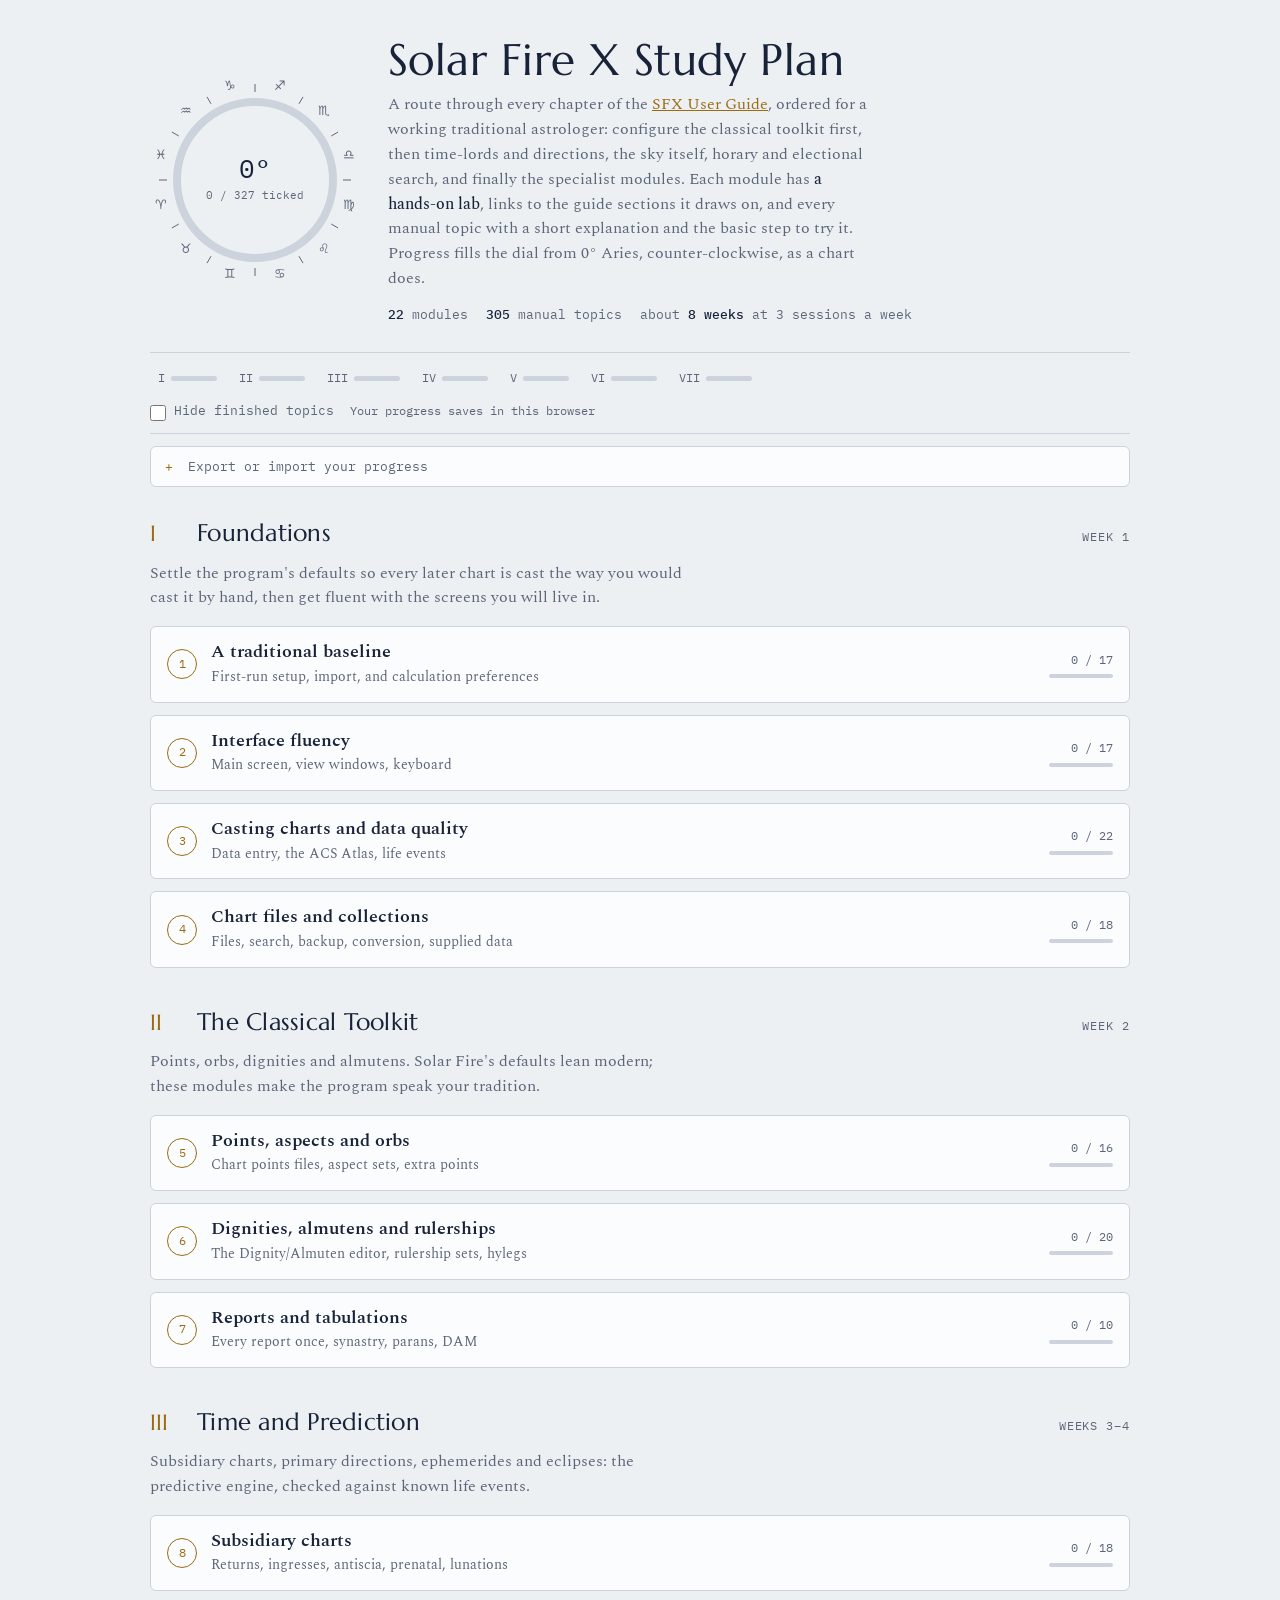
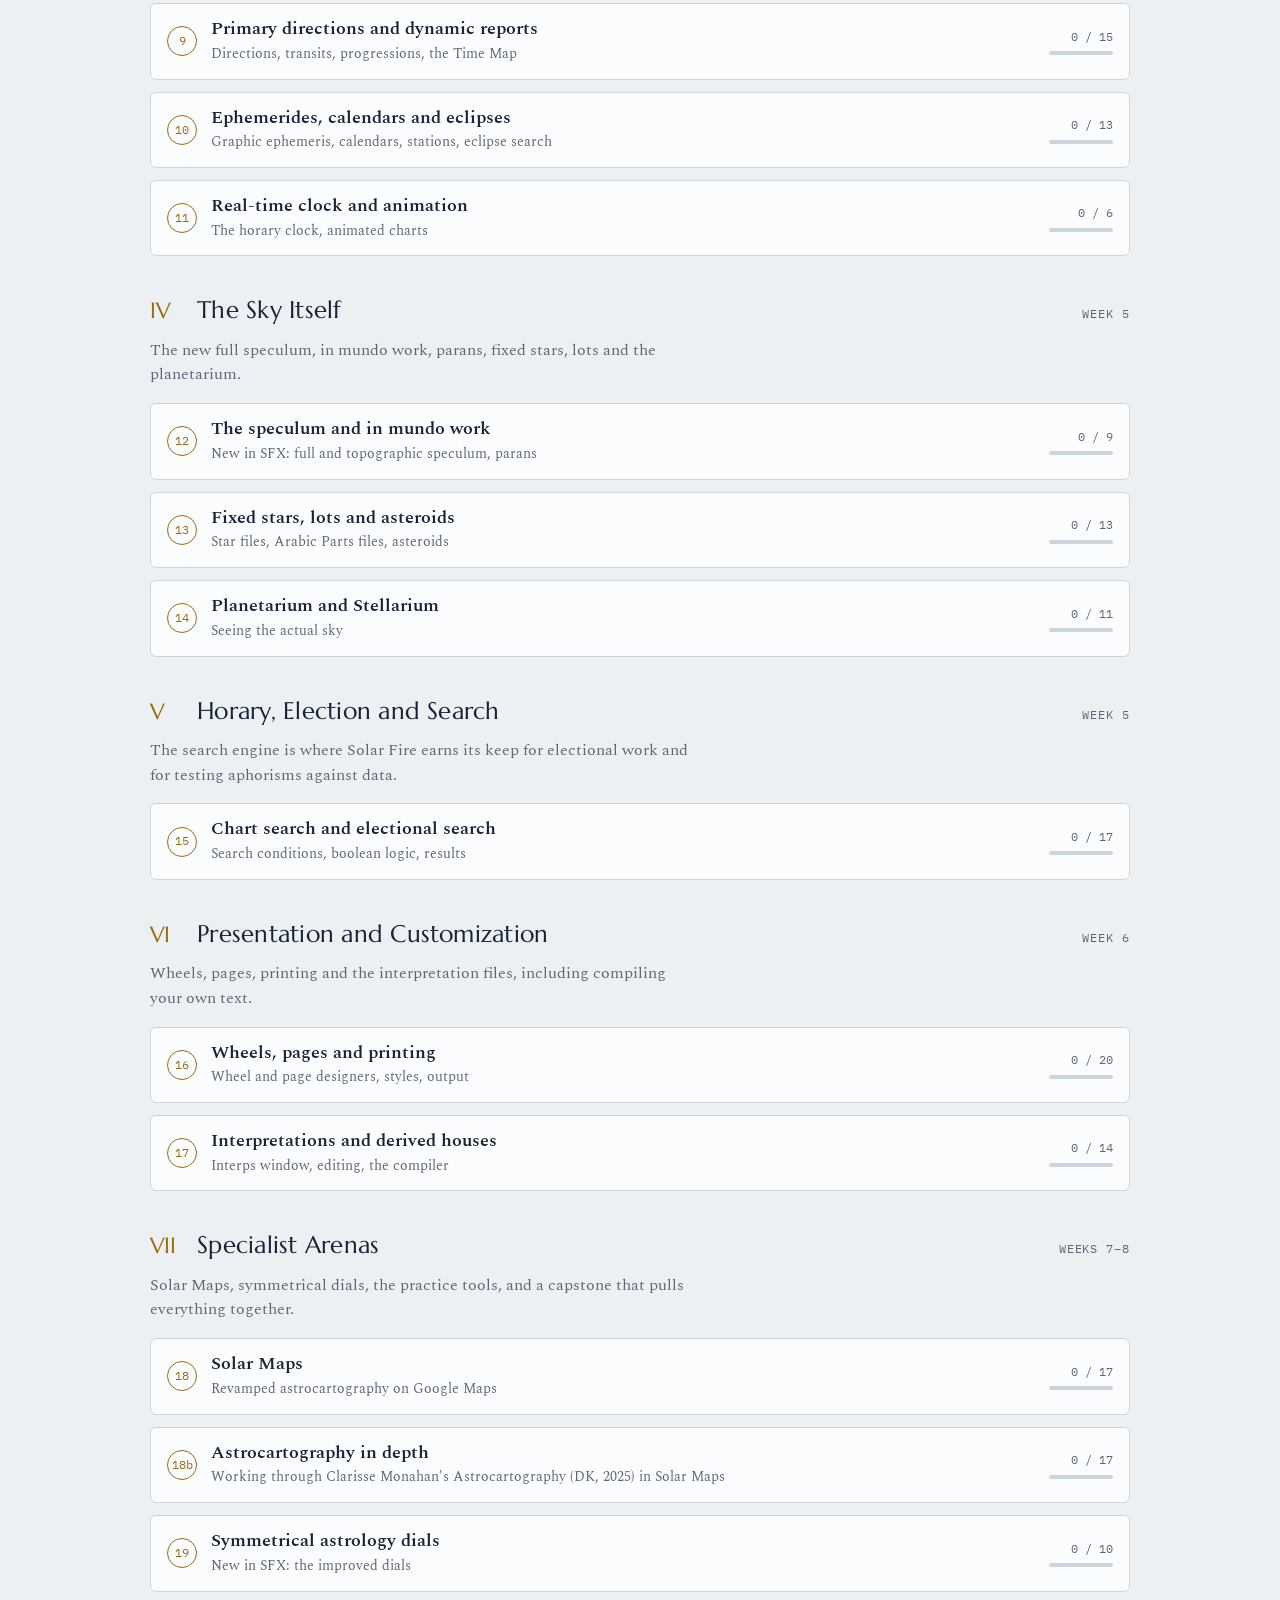
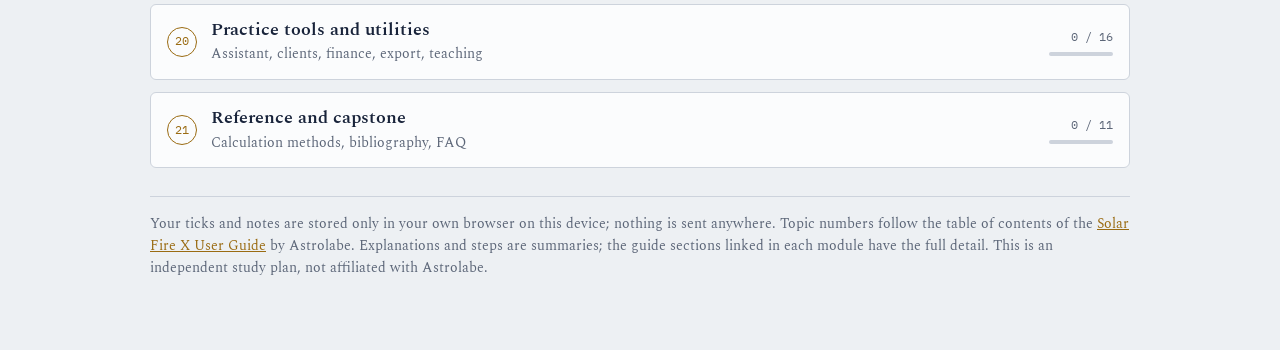
<file: index.html>
<!doctype html>
<html lang="en">
<head>
<meta charset="utf-8">
<meta name="viewport" content="width=device-width,initial-scale=1,viewport-fit=cover">
<meta name="description" content="A 21-module route through every chapter of the Solar Fire X manual, ordered for traditional astrologers, with labs and tick-off progress.">
<link rel="canonical" href="https://aamanlamba.github.io/solar-fire-x-study/">
<meta property="og:type" content="website">
<meta property="og:site_name" content="Solar Fire X Study Plan">
<meta property="og:title" content="Solar Fire X Study Plan">
<meta property="og:description" content="Every chapter of the Solar Fire X manual in 22 modules, ordered for traditional astrologers, with hands-on labs, a short explanation and the basic step for every topic, and tick-off progress.">
<meta property="og:url" content="https://aamanlamba.github.io/solar-fire-x-study/">
<meta property="og:image" content="https://aamanlamba.github.io/solar-fire-x-study/og-image.png">
<meta property="og:image:width" content="1200">
<meta property="og:image:height" content="630">
<meta property="og:image:alt" content="Solar Fire X Study Plan: a zodiac progress dial beside the title, with 22 modules, 7 phases, about 8 weeks.">
<meta name="twitter:card" content="summary_large_image">
<meta name="twitter:title" content="Solar Fire X Study Plan">
<meta name="twitter:description" content="Every chapter of the Solar Fire X manual in 22 modules, ordered for traditional astrologers, with hands-on labs, a short explanation and the basic step for every topic, and tick-off progress.">
<meta name="twitter:image" content="https://aamanlamba.github.io/solar-fire-x-study/og-image.png">
<title>Solar Fire X Study Plan</title>
<link rel="preconnect" href="https://fonts.googleapis.com">
<link rel="stylesheet" href="https://fonts.googleapis.com/css2?family=Marcellus&family=Spectral:ital,wght@0,400;0,500;0,600;1,400&family=IBM+Plex+Mono:wght@400;500&display=swap">
<style>
/* Layout: an observatory logbook. A dial header (progress shown as degrees of the zodiac), then seven phases of module cards, each with its lab and manual topics to tick. */
:root{
  --bg:#EDF0F3; --surface:#FBFCFD; --ink:#18233A; --muted:#5C6678; --line:#CDD3DC;
  --brass:#9A6B12; --brass-soft:#F2E6CC; --done:#2F6B4F; --done-soft:#DCEDE3;
  --f-display:"Marcellus","Cinzel","Trajan Pro",Georgia,serif;
  --f-body:"Spectral",Georgia,"Times New Roman",serif;
  --f-mono:"IBM Plex Mono",ui-monospace,Menlo,monospace;
}
@media (prefers-color-scheme: dark){:root:not([data-theme="light"]){
  --bg:#111724; --surface:#182033; --ink:#E4E8F0; --muted:#97A1B3; --line:#2B3650;
  --brass:#D9A84A; --brass-soft:#3A3020; --done:#6CC49A; --done-soft:#1D3A2E; color-scheme:dark}}
:root[data-theme="dark"]{
  --bg:#111724; --surface:#182033; --ink:#E4E8F0; --muted:#97A1B3; --line:#2B3650;
  --brass:#D9A84A; --brass-soft:#3A3020; --done:#6CC49A; --done-soft:#1D3A2E; color-scheme:dark}
*{box-sizing:border-box}
body{background:var(--bg);color:var(--ink);font-family:var(--f-body);font-size:16px;line-height:1.55;
  padding-left:max(16px,env(safe-area-inset-left,0px));padding-right:max(16px,env(safe-area-inset-right,0px));padding-block:28px 64px}
.wrap{max-width:980px;margin:0 auto;display:grid;gap:28px}
a{color:var(--brass)}
a:focus-visible,button:focus-visible,input:focus-visible,textarea:focus-visible,summary:focus-visible{outline:2px solid var(--brass);outline-offset:2px}
header.top{display:grid;grid-template-columns:auto 1fr;gap:28px;align-items:center}
@media (max-width:640px){header.top{grid-template-columns:1fr;justify-items:center;text-align:center}}
h1{font-family:var(--f-display);font-weight:400;font-size:clamp(30px,5vw,44px);line-height:1.1;margin:0 0 8px;text-wrap:balance;letter-spacing:.01em}
.lede{margin:0;color:var(--muted);max-width:60ch}
.lede strong{color:var(--ink);font-weight:500}
.dial{width:210px;height:210px;flex:none}
.dial text{font-family:var(--f-mono);fill:var(--ink)}
.dial .glyph{font-family:"Segoe UI Symbol","Apple Symbols","Noto Sans Symbols",var(--f-body);font-size:13px;fill:var(--muted)}
.meta{display:flex;flex-wrap:wrap;gap:8px 18px;margin-top:14px;font-family:var(--f-mono);font-size:12.5px;color:var(--muted)}
@media (max-width:640px){.meta{justify-content:center}}
.meta b{color:var(--ink);font-weight:500}
.toolbar{display:flex;flex-wrap:wrap;gap:10px;align-items:center;justify-content:space-between;border-top:1px solid var(--line);border-bottom:1px solid var(--line);padding-block:12px}
.phasebars{display:flex;flex-wrap:wrap;gap:6px}
.pb{display:flex;align-items:center;gap:6px;font-family:var(--f-mono);font-size:11.5px;color:var(--muted);text-decoration:none;padding:4px 8px;border-radius:4px}
.pb:hover{background:var(--surface)}
.pb .bar{width:46px;height:5px;background:var(--line);border-radius:3px;overflow:hidden}
.pb .bar i{display:block;height:100%;background:var(--brass);width:0}
.switch{display:flex;align-items:center;gap:8px;font-family:var(--f-mono);font-size:12.5px;color:var(--muted);cursor:pointer}
.switch input{accent-color:var(--brass);width:16px;height:16px}
.status{font-family:var(--f-mono);font-size:11.5px;color:var(--muted)}
section.phase{display:grid;gap:12px}
.phase-head{display:flex;align-items:baseline;gap:12px;flex-wrap:wrap}
.phase-head .roman{font-family:var(--f-display);color:var(--brass);font-size:22px;min-width:1.6em}
.phase-head h2{font-family:var(--f-display);font-weight:400;font-size:24px;margin:0;letter-spacing:.01em}
.phase-head .weeks{font-family:var(--f-mono);font-size:11.5px;color:var(--muted);text-transform:uppercase;letter-spacing:.08em;margin-left:auto}
.phase-intro{margin:-4px 0 4px;color:var(--muted);max-width:68ch}
details.mod{background:var(--surface);border:1px solid var(--line);border-radius:6px}
details.mod[data-complete="1"]{border-color:color-mix(in srgb,var(--done) 45%,var(--line))}
summary{list-style:none;cursor:pointer;display:grid;grid-template-columns:auto 1fr auto;gap:14px;align-items:center;padding:14px 16px}
summary::-webkit-details-marker{display:none}
.num{font-family:var(--f-mono);font-size:12px;color:var(--brass);border:1px solid var(--brass);border-radius:50%;width:30px;height:30px;display:grid;place-items:center}
details[data-complete="1"] .num{background:var(--done);border-color:var(--done);color:var(--surface)}
.stitle{min-width:0}
.stitle h3{margin:0;font-size:17.5px;font-weight:600;line-height:1.3}
.stitle p{margin:2px 0 0;font-size:14px;color:var(--muted)}
.count{font-family:var(--f-mono);font-size:12px;color:var(--muted);white-space:nowrap;text-align:right}
.count .mini{display:block;width:64px;height:4px;background:var(--line);border-radius:2px;margin-top:5px;overflow:hidden;margin-left:auto}
.count .mini i{display:block;height:100%;background:var(--done);width:0}
.body{padding:0 16px 18px 60px;display:grid;gap:16px}
@media (max-width:560px){.body{padding-left:16px}}
.why{margin:0;max-width:68ch}
.lab{background:var(--brass-soft);border-radius:5px;padding:12px 14px;display:grid;grid-template-columns:auto 1fr;gap:10px;align-items:start}
.lab .li{margin:0 0 6px}
.lab ol{margin:0;padding-left:1.3em;display:grid;gap:5px}
.lab ol li{padding-left:2px}
.lab .lx{margin:8px 0 0;font-size:14.5px}
.lab .lx b{font-family:var(--f-mono);font-weight:500;font-size:10.5px;letter-spacing:.1em;text-transform:uppercase;color:var(--brass);margin-right:6px}
.lab input{margin-top:5px}
.lab .lt{font-family:var(--f-mono);font-size:11px;letter-spacing:.1em;text-transform:uppercase;color:var(--brass);display:block;margin-bottom:2px}
.lab label{cursor:pointer}
.guide{display:grid;gap:6px}
.guide .lt{font-family:var(--f-mono);font-size:11px;letter-spacing:.1em;text-transform:uppercase;color:var(--muted)}
.guide ul{list-style:none;margin:0;padding:0;display:flex;flex-wrap:wrap;gap:6px 8px}
.guide a{display:inline-flex;gap:6px;align-items:baseline;font-size:14px;color:var(--ink);text-decoration:none;border:1px solid var(--line);border-radius:4px;padding:3px 9px;background:var(--bg)}
.guide a:hover{border-color:var(--brass);color:var(--brass)}
.guide a .gn{font-family:var(--f-mono);font-size:11px;color:var(--brass)}
.guide a.comp{background:var(--brass-soft);border-color:color-mix(in srgb,var(--brass) 40%,var(--line))}
.topics{list-style:none;margin:0;padding:0;columns:2 360px;column-gap:32px}
.topics li{break-inside:avoid;display:grid;grid-template-columns:auto 1fr;gap:10px;align-items:start;padding:8px 0;border-top:1px solid var(--line)}
.topics .tt{font-weight:600;font-size:15px;line-height:1.35}
.topics .te{margin:3px 0 0;font-size:14.5px;line-height:1.45;color:var(--muted)}
.topics .ts{margin:5px 0 0;font-size:14px;line-height:1.45;color:var(--ink)}
.topics .ts b{font-family:var(--f-mono);font-weight:500;font-size:10.5px;letter-spacing:.1em;text-transform:uppercase;color:var(--brass);margin-right:6px}
.topics li[hidden]{display:none!important}
input[type=checkbox]{accent-color:var(--done);width:16px;height:16px;margin:4px 0 0;cursor:pointer;flex:none}
.topics .tn{font-family:var(--f-mono);font-size:11.5px;color:var(--muted);margin-right:6px;font-variant-numeric:tabular-nums}
.topics li.is-done .tt{color:var(--muted);text-decoration:line-through;text-decoration-color:var(--line)}
.topics li.is-done .te,.topics li.is-done .ts{opacity:.6}
.notes label{font-family:var(--f-mono);font-size:11px;letter-spacing:.1em;text-transform:uppercase;color:var(--muted);display:block;margin-bottom:4px}
.notes textarea{width:100%;min-height:64px;resize:vertical;font:inherit;font-size:15px;color:var(--ink);background:var(--bg);border:1px solid var(--line);border-radius:4px;padding:8px 10px}
.rowbtns{display:flex;gap:10px;flex-wrap:wrap}
button.ghost{font-family:var(--f-mono);font-size:12px;background:none;border:1px solid var(--line);color:var(--muted);border-radius:4px;padding:5px 10px;cursor:pointer}
button.ghost:hover{color:var(--ink);border-color:var(--muted)}
footer{color:var(--muted);font-size:14px;border-top:1px solid var(--line);padding-top:16px}
details.porter{background:var(--surface);border:1px solid var(--line);border-radius:6px;margin-top:-16px}
details.porter>summary{display:flex;gap:10px;align-items:center;padding:10px 14px;font-family:var(--f-mono);font-size:12.5px;color:var(--muted)}
details.porter>summary::before{content:"+";color:var(--brass);width:1em}
details.porter[open]>summary::before{content:"\2212"}
.porter-body{padding:4px 14px 16px;display:grid;gap:18px;grid-template-columns:repeat(auto-fit,minmax(260px,1fr))}
.porter-body h4{margin:0 0 4px;font-size:15px;font-weight:600}
.porter-body p{margin:0 0 10px;font-size:14px;color:var(--muted)}
.porter-body textarea{width:100%;min-height:72px;font-family:var(--f-mono);font-size:11.5px;color:var(--ink);background:var(--bg);border:1px solid var(--line);border-radius:4px;padding:8px;resize:vertical}
.porter-body input[type=file]{font-family:var(--f-mono);font-size:12px;color:var(--muted);max-width:100%}
button.solid{font-family:var(--f-mono);font-size:12px;background:var(--brass);border:1px solid var(--brass);color:var(--surface);border-radius:4px;padding:5px 12px;cursor:pointer}
.confirm{grid-column:1/-1;background:var(--brass-soft);border-radius:5px;padding:12px 14px;display:grid;gap:10px}
.confirm p{margin:0;color:var(--ink)}
.pmsg{grid-column:1/-1;font-family:var(--f-mono);font-size:12px;color:var(--done);min-height:1em;margin:0}
.pmsg.err{color:var(--brass)}
@media (prefers-reduced-motion:no-preference){.dial .arc{transition:stroke-dashoffset .6s ease}.mini i,.bar i{transition:width .4s ease}}
</style>
</head>
<body>

<div class="wrap">
  <header class="top">
    <svg class="dial" viewBox="0 0 210 210" role="img" aria-labelledby="dialT">
      <title id="dialT">Overall progress</title>
      <g id="ticks"></g>
      <circle cx="105" cy="105" r="78" fill="none" stroke="var(--line)" stroke-width="8"/>
      <circle class="arc" id="arc" cx="105" cy="105" r="78" fill="none" stroke="var(--brass)" stroke-width="8" stroke-linecap="butt"
        transform="matrix(-1 0 0 1 210 0)" stroke-dasharray="490.09" stroke-dashoffset="490.09"/>
      <text id="deg" x="105" y="103" text-anchor="middle" font-size="26">0°</text>
      <text id="cnt" x="105" y="124" text-anchor="middle" font-size="11" style="fill:var(--muted)">0 / 0</text>
    </svg>
    <div>
      <h1>Solar Fire X Study Plan</h1>
      <p class="lede">A route through every chapter of the <a href="https://alabe.com/SFXManual/index.html" target="_blank" rel="noopener">SFX User Guide</a>, ordered for a working traditional astrologer: configure the classical toolkit first, then time-lords and directions, the sky itself, horary and electional search, and finally the specialist modules. Each module has <strong>a hands-on lab</strong>, links to the guide sections it draws on, and every manual topic with a short explanation and the basic step to try it. Progress fills the dial from 0° Aries, counter-clockwise, as a chart does.</p>
      <div class="meta"><span><b id="mCount">21</b> modules</span><span><b id="tCount">0</b> manual topics</span><span>about <b>8 weeks</b> at 3 sessions a week</span></div>
    </div>
  </header>

  <div class="toolbar">
    <nav class="phasebars" id="phasebars" aria-label="Phases"></nav>
    <div style="display:flex;gap:16px;align-items:center;flex-wrap:wrap">
      <label class="switch" for="hideDone"><input type="checkbox" id="hideDone"> Hide finished topics</label>
      <span class="status" id="status">Loading saved progress…</span>
    </div>
  </div>

  <details class="porter" id="porter">
    <summary>Export or import your progress</summary>
    <div class="porter-body">
      <div>
        <h4>Export</h4>
        <p>Save your ticks and notes to a file, or copy them as text, to move them to another browser or device or keep a backup.</p>
        <div class="rowbtns"><button class="ghost" type="button" id="exFile">Download progress file</button><button class="ghost" type="button" id="exCopy">Copy as text</button></div>
        <textarea id="exText" readonly hidden aria-label="Progress as text"></textarea>
      </div>
      <div>
        <h4>Import</h4>
        <p>Choose a progress file, or paste progress text, from another browser.</p>
        <div style="display:grid;gap:10px">
          <input type="file" id="imFile" accept=".json,application/json,text/plain" aria-label="Choose a progress file">
          <textarea id="imText" placeholder="Or paste progress text here" aria-label="Paste progress text"></textarea>
          <div class="rowbtns"><button class="ghost" type="button" id="imLoad">Load pasted text</button></div>
        </div>
      </div>
      <div class="confirm" id="imConfirm" hidden>
        <p id="imSummary"></p>
        <div class="rowbtns"><button class="solid" type="button" id="imMerge">Merge with mine</button><button class="ghost" type="button" id="imReplace">Replace mine</button><button class="ghost" type="button" id="imCancel">Cancel</button></div>
      </div>
      <p class="pmsg" id="pmsg" role="status"></p>
    </div>
  </details>

  <main id="plan" style="display:grid;gap:36px"></main>

  <footer>Your ticks and notes are stored only in your own browser on this device; nothing is sent anywhere. Topic numbers follow the table of contents of the <a href="https://alabe.com/SFXManual/index.html" target="_blank" rel="noopener">Solar Fire X User Guide</a> by Astrolabe. Explanations and steps are summaries; the guide sections linked in each module have the full detail. This is an independent study plan, not affiliated with Astrolabe.</footer>
</div>

<script>
const BASE="https://alabe.com/SFXManual/";
// Guide sections, keyed by manual number
const COMPANIONS={5:[["Points, Aspects, Lots and Stars Guide", "guides/points-aspects-lots-stars.html"]],6:[["Dignities, Almutens and Hylegs Guide", "guides/dignities-almutens.html"]],7:[["Reports and Dynamic Options Guide", "guides/reports-dynamic.html"], ["Dignities, Almutens and Hylegs Guide", "guides/dignities-almutens.html"]],8:[["Subsidiary Charts Guide", "guides/subsidiary-charts.html"]],9:[["Reports and Dynamic Options Guide", "guides/reports-dynamic.html"], ["Subsidiary Charts Guide", "guides/subsidiary-charts.html"]],10:[["Subsidiary Charts Guide", "guides/subsidiary-charts.html"]],12:[["Points, Aspects, Lots and Stars Guide", "guides/points-aspects-lots-stars.html"]],13:[["Points, Aspects, Lots and Stars Guide", "guides/points-aspects-lots-stars.html"]],18:[["Solar Maps Line Types Guide", "guides/solar-maps-lines.html"]],22:[["Solar Maps Line Types Guide", "guides/solar-maps-lines.html"]]};
const SECTIONS={"2.3":["Encyclopedia","encyclopedia"],"3.1":["Installing Solar Fire","installing_solar_fire"],"3.2":["Importing Charts, Files and Settings","importing_charts_files_and_settings"],"3.3":["Finding Your Way Around Solar Fire","finding_your_way_around_solar_fire"],"4.2":["Casting a New Chart","casting_a_new_chart"],"4.3":["Places: Using the ACS Atlas","using_the_acs_atlas"],"4.4":["Viewing Charts, Grids and Pages","viewing_charts_grids_and_pages"],"4.5":["Using the View Chart Window","using_the_view_screen_features"],"4.6":["Manipulating Calculated Charts","manipulating_calculated_charts"],"4.7":["Saving Charts to a File","saving_charts_to_a_file"],"4.8":["Retrieving Charts From a File","retrieving_charts_from_a_file"],"4.9":["Manipulating Charts in Files","manipulating_charts_in_files"],"4.10":["Using the File Manager","using_the_file_manager"],"4.11":["Generating Chart Reports and Tabulations","generating_chart_reports"],"4.12":["Printing from Solar Fire","printing_from_solar_fire"],"4.13":["Changing Chart Options","changing_chart_options"],"4.14":["Working with Life Events","working_with_life_events"],"4.15":["Casting Subsidiary Charts","casting_subsidiary_charts"],"4.16":["Backing Up and Restoring Chart Files","backing_up_and_restoring_chart_files"],"4.17":["Entering Angles","entering_angles"],"5.1":["Using Calendars","using_calendars"],"5.2":["Using Dynamic Reports and Time Maps","using_dynamic_reports_and_time_maps"],"5.3":["Using the Graphic Ephemeris","using_the_graphic_ephemeris"],"5.4":["Real Time Clock and Animation","real_time_clock_and_animation"],"5.5":["Searching for Eclipses","searching_for_eclipses"],"6.1":["The Interps Menu","interps_menu"],"6.2":["Changing the Interpretation File","changing_the_interpretations_file"],"6.3":["Viewing Interpretations","viewing_interpretations"],"6.4":["Interpretations Reports","sending_an_interpretations_report_to_a_word_processor"],"6.5":["Editing Interpretations","editing_interpretations"],"7.1":["Appointments Manager","appointments_manager"],"7.2":["Teachers and Students","teachers_and_students"],"7.3":["Emailing Charts","emailing_charts"],"8.1":["Using Birthday Reminders","using_birthday_reminders"],"8.2":["Sabian Symbols","sabian_symbols"],"8.3":["Using the Astrologer's Assistant","using_the_astrologers_assistant_"],"8.4":["Generating an Ephemeris Listing","generating_an_ephemeris_listing_"],"8.5":["The Speculum","the-speculum"],"8.6":["Astrology and Finance","astrology_and_finance"],"8.7":["Viewing the Planetarium","viewing_the_planetarium"],"8.8":["Viewing Stellarium","viewing_stellarium"],"9.1":["Copying, Publishing and Sending Graphics","copying_publishing_and_sending_graphics"],"9.2":["Wheel Styles and Page Layouts","wheel_styles_and_page_layouts"],"9.3":["Changing Page Object Properties","editing_properties_of_objects_on_the_page"],"9.4":["Importing and Exporting Chart Files","converting_chart_files"],"9.5":["Chart Search and Electional Search","chart_search_and_electional_search"],"9.6":["Editing a Wheel Design File","editing_a_wheel_design_file"],"9.7":["Editing a Page Design File","editing_a_page_design_file"],"9.8":["Using the Utilities Menu","using_the_utilities_menu"],"9.9":["Viewing Astro-Locality Maps","viewing_astrolocality_maps"],"9.10":["Exporting Data to Text Files","exporting_data_to_text_files"],"9.11":["Interpretations Compiler","interpretations_compiler"],"9.12":["Format of the Orbital Elements File","format_of_the_orbital_elements_file"],"9.13":["Solar Maps","solar-maps"],"9.14":["Symmetrical Astrology","symmetrical-astrology"],"10.1":["Changing Preferences","changing_preferences"],"10.2":["Editing a Chart Points File","editing_a_chart_points_file"],"10.3":["Editing an Aspect Set","editing_an_aspect_set"],"10.4":["Editing a Color File","editing_a_color_file"],"10.5":["Changing Rulerships and Weightings","changing_rulerships_and_weightings"],"10.6":["Editing a User Defined Points File","editing_a_user_defined_points_file"],"10.7":["Editing an Extra Dynamic Points File","editing_an_extra_dynamic_points_file"],"10.8":["Editing an Extra Ring Points File","editing_an_extra_ring_points_file"],"10.9":["Editing an Asteroid File","editing_an_asteroid_file"],"10.10":["Editing an Arabic Parts File","editing_an_arabic_parts_file"],"10.11":["Editing a Fixed Stars File","editing_a_fixed_stars_file"],"10.12":["Editing a Dignity/Almuten File","editing_a_dignityalmuten_file"],"11.1":["Symbols and Abbreviations","symbols_abbreviations_"],"11.2":["Technical Details","technical_details"],"11.3":["Text and Data Supplied","text_and_data_supplied_with_solar_fire"],"11.4":["Bibliography","bibliography_"],"11.5":["Version Changes","version_changes"],"12.1":["FAQ: Missing midpoints in the dial","midpoints_are_missing_in_my_dial"],"12.3":["FAQ: Displaying all three Liliths","how_do_i_display_all_three_liliths"],"12.5":["FAQ: Search for declinations","search_for_declinations"]};
// For each guide page: e = what it is, s = the basic step
const NOTES={"first_run_setup_tasks":{"e":"On first launch SFX offers to check for updates and import charts and settings from an earlier version.","s":"Accept the prompts on first run. To do them later: Help > Visit Website for updates; Utilities > Import Charts, Files, and Settings."},"presetting_calculation_options":{"e":"Less common options (node type, parallax, Part of Fortune, progression and primary direction rates, Vulcan) live in Preferences, not the chart entry dialog.","s":"Preferences > Edit Settings, then review the Calculations, Progs/Dirns and Zodiac tabs before casting charts."},"setting_the_default_place":{"e":"The default place drives the Event Chart preview on the main screen and is the first guess when relocating charts.","s":"Click the Place box on the Date and Place bar of the main screen and pick a favorite place or look one up in the atlas."},"where_to_import_from":{"e":"The import dialog lists earlier Solar Fire installations it finds, and can also import from a zip file or another folder.","s":"Utilities > Import Charts, Files, and Settings; pick a source in Where to import from, or use Zip File Browse / Folder Browse. If the old files are in OneDrive or iCloud, first right-click the folder in Finder and choose Always Keep on This Device, or the import hangs at 0%."},"what_to_import":{"e":"Choose which kinds of files to bring across (chart files, settings, aspect sets, page designs and so on); each is marked for all users or advanced users.","s":"In the import dialog, click items in What to import individually, or use All On / All Off."},"import_options":{"e":"Decides what happens when an imported file has the same name as an existing one, such as renaming and keeping both.","s":"In the import dialog choose an import option; to treat items differently, import them one at a time with their own option."},"calculations":{"e":"The tab holding node type, Black Moon type, Part of Fortune formula, correction factors, void-of-course rule, Vulcan and polar MC handling.","s":"Preferences > Edit Settings > Calculations tab."},"lunar_node_type":{"e":"Choose true node (actual position) or mean node (smoothed formula) for every chart.","s":"Preferences > Edit Settings > Calculations tab > Lunar Node Type."},"part_of_fortune_type":{"e":"Choose the Fortune formula; 'Different Day/Night' reverses Sun and Moon for night charts, as in the ancient texts.","s":"Preferences > Edit Settings > Calculations tab > Part of Fortune Type. Applies to charts opened or cast afterwards."},"optional_correction_factors":{"e":"Turn on geocentric correction to latitude and parallax correction to the Moon (topocentric Moon).","s":"Preferences > Edit Settings > Calculations tab > Optional Correction Factors."},"void_of_course":{"e":"Sets which planets count when deciding if the Moon is void of course: modern (outer planets included) or traditional options.","s":"Preferences > Edit Settings > Calculations tab > Void Of Course; pick the rule that matches your practice."},"zodiac":{"e":"Default zodiac (tropical or a sidereal ayanamsa) and how it is applied to new charts.","s":"Preferences > Edit Settings > Zodiac tab."},"houses":{"e":"Default house system, how Asc/MC are shown, composite chart houses and when the default house system applies.","s":"Preferences > Edit Settings > Houses tab."},"places":{"e":"Favorite places, the current default place, timezone lookup at startup and which atlas to use.","s":"Preferences > Edit Settings > Places tab."},"saving_and_restoring_settings":{"e":"All program settings live in SOLFIREX.INI; you can save the current settings or restore the last saved ones at any time.","s":"Preferences > Save Settings to store them; Preferences > Restore Settings to go back to the last saved state."},"save_settings_on_exit":{"e":"When ticked, any settings you change are saved automatically when you quit.","s":"Preferences > Save Settings on Exit (a check mark shows it is on)."},"solar_fires_main_screen":{"e":"The main screen has a menu, toolbar, Date and Place bar, Current Settings panel, Current Chart Preview, Calculated Charts list and Planet bar.","s":"Identify each part on your screen; parts can be turned on or off from the Preferences menu."},"current_settings":{"e":"Shows the active points file, aspect set, zodiac and colors, and is a shortcut for changing them.","s":"On the main screen click any line in the Current Settings panel (e.g. Displayed Points) to choose a different file."},"calculated_charts":{"e":"The charts ready to use in this session; everything you view or report on is picked from here.","s":"Click a chart to make it current; Cmd-click to add more, Shift-click for a run, or Cmd+A for all. On the Mac only the last-clicked chart shows a highlight, but the others are selected too."},"planet_bar":{"e":"Live positions of the ten main bodies plus lunar phase and eclipse information; retrograde planets show in red.","s":"Look along the bottom of the main screen; click a planet for more detail."},"shortcut_keys":{"e":"Function-key shortcuts for frequent commands: F2 new chart, F3 open chart, F4 progressed, F5 returns and ingresses, F6 harmonic, and more; Esc closes most windows.","s":"Try F2, F3 and F4 from the main screen (hold fn on a Mac keyboard), and Esc to leave the View Chart window. On the Mac, trust the shortcut shown beside each menu item over the guide."},"viewing_multiwheels_and_synastry_grids":{"e":"Dual wheels, bi- to quinqui-wheels and synastry grids show two or more charts together.","s":"View > BiWheel (or TriWheel, Synastry Grid…), then assign a chart to each position in the Chart Selection screen."},"viewing_a_single_chart_or_grid":{"e":"Any calculated chart can be shown as a wheel, an aspect grid, or both on one page.","s":"Select a chart in Calculated Charts, then View > Current Chart (or double-click it, or Opt+Cmd+C); View > Current Grid for the grid."},"viewing_pages":{"e":"Pages are free-form layouts combining charts and data that the standard views cannot show.","s":"View > Page Style Browser, choose a page layout, click OK and select the charts it needs."},"shortcuts_for_viewing_multiple_wheels_or_charts":{"e":"Selecting several charts first lets you open them all, or a biwheel, without extra selection screens.","s":"Select several charts in Calculated Charts, then View > Current Chart (Opt+Cmd+C) or View > BiWheel (Cmd+F2). Cmd-click or Shift-click selects several charts even though only the last one looks highlighted."},"view_menu":{"e":"Sets which page style each View menu item opens, so your preferred layout appears automatically.","s":"Preferences > Edit Settings > View tab; pick a page style for Current Chart, BiWheel and the others."},"using_the_page_topic_index":{"e":"The Page Style Browser lists every wheel and page layout by topic; you can preview, open, edit, or add your own categories.","s":"View > Page Style Browser; right-click (two-finger click on a Mac) a category to add or rename one; Edit… opens the Page Designer."},"adjusting_a_chart_to_a_new_time_or_date":{"e":"Rectify Assist steps a natal or event chart's date, time or angles while you watch the wheel change.","s":"In View Chart click Rectify, then use the arrows beside Date and Time, setting the step in Time Step Interval."},"entering_a_date":{"e":"Dates can be typed in almost any format and are converted on leaving the box; spin buttons step day, month or year.","s":"In New Chart Data Entry type the date, or use the three spin buttons to the right of the Date box."},"using_view_screen_buttons":{"e":"The View Chart window's buttons change charts, wheel style, aspects, points and more without leaving the display.","s":"In View Chart use Charts to swap charts and Wheel Style to change the wheel; ReDraw after changes."},"editing_the_toolbar_buttons":{"e":"The toolbar can be customized by adding, removing and reordering buttons.","s":"Preferences > Edit Toolbar (or double-click a blank part of the toolbar); select a button and click Add."},"direct_access_to_the_chart_opt":{"e":"Right-clicking a displayed page opens the Chart Options menu without returning to the main screen.","s":"In View Chart, right-click (two-finger click on a Mac) the page, change an option, then click ReDraw."},"viewing_panels_on_the_main_screen":{"e":"Toolbar, Date and Place bar, Current Settings panel and Planet bar can each be shown or hidden.","s":"Toggle each panel from the Preferences menu."},"casting_an_instant_chart_for_here_and_now":{"e":"Casts a chart for this moment at your default place, ideal for horary questions.","s":"In New Chart Data Entry click Now for the current time; click Restore to fill in the default place."},"the_new_chart_data_entry_dialog_box":{"e":"The dialog where natal or event details and chart options are entered; it opens pre-filled with the last chart or the default place.","s":"Chart > New (F2)."},"presetting_calculation_options2_":{"e":"Node type, Part of Fortune formula and similar options cannot be set in New Chart Data Entry, so set them before casting.","s":"Preferences > Edit Settings > Calculations."},"selecting_a_house_system":{"e":"Choose the house system for this chart; the startup default is set in Preferences.","s":"In New Chart Data Entry pick from the House System drop-down."},"entering_location_details":{"e":"Place, country or state, time zone, latitude and longitude, typed by hand or filled in from the atlas.","s":"Tick Auto Lookup and type the place name; Restore fills the default place; the Place drop-down lists recent and favorite places."},"selecting_an_event_type":{"e":"Labels a chart (natal, event, horary and so on) instead of 'Unspecified'; other parts of SFX use the label to show information appropriately.","s":"In New Chart Data Entry choose from the Event Type drop-down."},"entering_a_source_description":{"e":"A short note explaining the source rating, such as 'Birth certificate'.","s":"Type it in the Data Source box of New Chart Data Entry."},"entering_a_time_zone":{"e":"Accepts standard zone abbreviations, an offset from UT, Local Mean Time or Local Apparent Time.","s":"Click Zone to pick from the Time Zone Selection screen, or type an abbreviation or UT offset into the Zone box."},"using_the_acs_atlas":{"e":"The built-in ACS Atlas finds places with their historical time-zone and daylight-saving changes.","s":"In New Chart Data Entry click Place, find the location in the ACS Atlas dialog, then OK to copy it back."},"selecting_a_coordinate_system":{"e":"Geocentric or heliocentric positions; heliocentric planets are placed on geocentric houses unless you choose the neutral 0° Aries house system.","s":"In New Chart Data Entry choose from the Coordinate System drop-down."},"editing_a_calculated_chart":{"e":"Copy-and-edit or edit-and-replace a natal or event chart already in the Calculated Charts list.","s":"Select the chart, then Chart > Edit > Copy and Edit Chart; change the details and click OK."},"toggling_zodiac_or_node_type":{"e":"Switch a calculated chart between tropical and sidereal, or true and mean node, without re-entering it.","s":"Select the chart, then Chart > Edit > Toggle Chart Zodiac or Chart > Edit > Toggle Lunar Node."},"adding_a_new_place2":{"e":"Add your own locations to the atlas so they look up with the correct time-zone history.","s":"In the ACS Atlas dialog click Add/Del Places, then Add New; 'Same as nearest location' copies its time-zone rules."},"entering_a_source_rating":{"e":"An optional Rodden-style code recording how reliable the date and time are.","s":"Choose a rating from the Source Rating drop-down in New Chart Data Entry, or type a code."},"entering_life_events":{"e":"Any number of dated life events can be stored with a chart, ready for progressions, directions and animation.","s":"In New Chart Data Entry click Life Events… and add events in the editing window."},"cloning_charts":{"e":"Keeps a copy of a chart wheel open in its own window while you work in reports elsewhere.","s":"Select one chart in Calculated Charts, then Chart > Clone."},"saving_charts_to_a_file":{"e":"Saves calculated charts (any type except multiple composites) into a chart database file for later sessions.","s":"Select the charts in Calculated Charts, then Chart > Save to File."},"working_with_life_events":{"e":"Life events stay linked to the natal chart, so you can cast transits or progressions for them without retyping. Requires an SFv6/v7-format chart file.","s":"Edit events via Life Events… on the chart's entry dialog; pick them later from the pop-up list when casting subsidiary charts."},"dates":{"e":"How two-digit years are read and which calendar style (Julian/Gregorian) dates display in.","s":"Preferences > Edit Settings > Dates tab."},"choosing_chart_data_columns_to_display":{"e":"Choose, order and size the columns shown in the chart database list.","s":"In Chart > Open, right-click (two-finger click) the column headers to open Choose Columns; Show/Hide and Move Up/Down."},"entering_angles":{"e":"Angles (orbs, ayanamsas, return angles) can be typed as degrees-minutes-seconds or as decimal degrees.","s":"Wherever an angle is asked for, type e.g. 8 30 or 8.5."},"adding_or_editing_chart_comments":{"e":"Permanent notes attached to a saved chart, shown whenever it is highlighted.","s":"In Chart > Open select the chart, click in the Comments box (or Edit…), type, then Save."},"chart_file_limitations":{"e":"A chart file holds about 64,000 charts; keep each to a few thousand for good performance.","s":"Plan separate files (e.g. Nativities, Horaries, Mundane) rather than one large file."},"moving_charts":{"e":"There is no move command: charts are moved by copying then deleting.","s":"In Chart > Open copy the charts to the other file, then delete them from the original."},"searching_all_chart_files":{"e":"Finds charts by name across every chart file in the current chart folder.","s":"In Chart > Open click Charts > Search All Files, type part of the name, then OK."},"performing_an_advanced_search_for_chart_details_or_astrological_criteria":{"e":"Searches chart files by chart details or astrological conditions using the full Chart Search engine.","s":"In Chart > Open click Advanced Search."},"using_the_file_manager":{"e":"The common dialog used for every file type (chart files, points, aspect sets, star files, wheel styles…) to select, create, copy, rename or delete files.","s":"Open any file choice, e.g. Chart Options > Displayed Points, and try Create, Copy and Rename."},"merging_chart_files":{"e":"Combine chart files from different computers into one.","s":"Chart > Open, click File (top left), select the destination file, then Merge to open the Chart Merge Utility and pick the files to merge in."},"converting_charts":{"e":"Runs the conversion between the chosen source and destination formats.","s":"In the Chart Conversion Utility set Import From, Save To and Options, then click Convert."},"backing_up_and_restoring_chart_files":{"e":"Chart files can't be rebuilt if lost, so back them up regularly, ideally to an external drive.","s":"Utilities > Backup Chart Files… (or Backup All User Files…) and choose a destination."},"chart_files_you_can_import_from_":{"e":"Imports from older Solar Fire versions, Solar Maps, Solar Writer, JigSaw, Nova and ASCII files.","s":"Check which format your old data is in before converting."},"chart_files_you_can_export_to":{"e":"Exports to older Solar Fire formats, JigSaw and flexibly defined ASCII files.","s":"Use ASCII export when you want charts in a spreadsheet or another program."},"charts":{"e":"Chart saving and importing options, including Auto Chart Save and conversion to the SFv6/v7 format.","s":"Preferences > Edit Settings > Charts tab."},"chart_data":{"e":"Over 2,000 rated charts are supplied (Clifford, Australian and Scholfield collections), rated with the Rodden system.","s":"Chart > Open and browse the supplied chart files."},"displayed_points":{"e":"A named file listing which planets and points appear in charts, grids and reports.","s":"Chart Options > Displayed Points, then select, edit or create a set in the File Manager."},"displayed_transiting_points":{"e":"Points to hide when a chart is shown as transits in a multiwheel; switch off only those you don't want.","s":"Chart Options > Displayed Transiting Points."},"the_scholfield_collection":{"e":"About 1,200 charts collected by Sy Scholfield, filed by category (Politics, Royalty, Literature and so on).","s":"Chart > Open and select one of the Scholfield category files."},"the_clifford_data_compendium":{"e":"Birth data of 500 well-known people, many carefully sourced and some previously unpublished.","s":"Chart > Open and select the file clif2000."},"extra_ring_points":{"e":"An extra ring in the wheel for midpoints, fixed positions, stars, Arabic Parts, asteroids, prenatal lunations and more.","s":"Chart Options > Extra Ring Points; choose a set, or edit or create one."},"aspect_set":{"e":"A named file of which aspects are on and their orbs; used for charts, grids, reports and dynamic reports.","s":"Chart Options > Aspect Set, then select, edit or create a set in the File Manager."},"aspected_points":{"e":"Which points have aspect lines drawn; can differ from the displayed points so some points show without aspects.","s":"Chart Options > Aspected Points."},"aspect_highlighting_and_filtering":{"e":"Highlights aspects by orb, styles applying and separating aspects differently, and filters lines by orb, harmonic or point, all while viewing a chart.","s":"Chart Options > Aspect Highlighting and Filtering…"},"editing_an_aspect_set":{"e":"Switch aspects on or off and set their orbs within an aspect set file.","s":"Chart Options > Aspect Set, select the file, click Edit; select an aspect and set its orbs; Restore switches an aspect on."},"editing_an_extra_ring_points_file":{"e":"Choose what goes in the extra ring: fixed positions, midpoints, asteroids, stars, Arabic Parts, extra bodies, prior lunations, eclipses and nodes.","s":"Chart Options > Extra Ring Points, select or create a file, click Edit and add points to Selected Points."},"points":{"e":"The order in which planets are listed in reports, tabulations and grids.","s":"Preferences > Edit Settings > Points tab; Move Point Up/Down, or Reset to Default."},"editing_a_user_defined_points_file":{"e":"Up to 50 extra points (such as lots or stars) shown in the main ring alongside the planets; None.ptu turns them off.","s":"Chart Options > Displayed User-Defined Points, then add points to Selected Points."},"selecting_stars_arabic_parts_asteroids_extra_bodies":{"e":"Adds a set of stars, parts, asteroids or extra bodies as extra points in a dynamic report.","s":"In Dynamic Reports Selection open Select Extra Points, click > beside the type and choose a file."},"selecting_advanced_options":{"e":"Advanced aspect options: orb types beyond the luminary/other split, and your own user-defined aspects.","s":"While editing an aspect set click Advanced, then choose an orb type or add an aspect."},"editing_a_chart_points_file":{"e":"The six point files (displayed, transiting, aspected and so on) each list which points are switched on.","s":"Chart Options > (point type), select the file, click Edit; move points between Selected and Unselected."},"selecting_fixed_positions":{"e":"Adds a fixed zodiacal degree as an extra point in a dynamic report.","s":"In Select Extra Radix Points type the position (e.g. 4 Pi 27 32) in Position to Add, then Add."},"selecting_midpoints":{"e":"Adds chosen midpoints as extra points in a dynamic report.","s":"In Select Extra Points pick the first point on the left and the second on the right, then click On."},"editing_a_dignityalmuten_file":{"e":"Defines how SFX scores essential dignities and almutens for the Horary report, Essential Dignities object, hylegs and more.","s":"Utilities > Dignity/Almuten Editor, then open an existing .alm file."},"selecting_point_modifiers":{"e":"For each point in an almuten, use its own position or derived ones such as its dispositor.","s":"In the Dignity/Almuten Editor choose a modifier for each selected point."},"editing_dignity_scores":{"e":"The score awarded for rulership, exaltation, triplicity, term, face and the debilities.","s":"In the Dignity/Almuten Editor click an item in the Dignity Scoring list and change its value."},"diurnal_applicability":{"e":"Whether a definition applies to day charts, night charts or both.","s":"In the Dignity/Almuten Editor tick Diurnal Charts and/or Nocturnal Charts."},"selecting_points":{"e":"The points summed in an almuten calculation: chart points, house cusps, the prenatal syzygy and other derived positions.","s":"In the Dignity/Almuten Editor click Selected Points and choose in the Summation Point Selection dialog."},"calculation_types":{"e":"Degree Dignities scores a planet at its own degree; Almuten finds the planet with most dignity over a set of points.","s":"In the Dignity/Almuten Editor choose Degree Dignities or Almuten under Calculation Type."},"manipulating_files":{"e":"Open, save, save as and create dignity definition (.alm) files.","s":"In the Dignity/Almuten Editor use File > Open, Save, Save As or New."},"triplicities":{"e":"Choose Ptolemy, Lilly or Dorothean triplicity rulers.","s":"In the Dignity/Almuten Editor click Options and set Triplicity Type."},"adding_a_new_definition_to_the_list":{"e":"Add a fresh definition, or duplicate an existing one, within a dignity file.","s":"In the Dignity/Almuten Editor use Edit > Add New Definition, or select one and Edit > Paste Definition."},"terms":{"e":"Choose Ptolemaic (Chaldean, as in Lilly) or Egyptian terms.","s":"In the Dignity/Almuten Editor click Options and set Term Type."},"rulerships_associations":{"e":"The planet–sign relationships SFX uses by default, with notes on where astrologers disagree.","s":"Compare the table with your own scheme before editing rulerships."},"weightings":{"e":"Point weightings drive the mode and element balances in the Chart Analysis report and interpretations.","s":"Utilities > Edit Rulers/Weightings and adjust the weighting values."},"editing_rulerships":{"e":"Each rulership level (e.g. Old, Modern, Esoteric) can be renamed and its sign rulers changed; you could rename 'Old' to 'Traditional'.","s":"Utilities > Edit Rulers/Weightings; pick a Level Number, then a sign, and choose its rulers."},"changing_rulerships":{"e":"Choose which rulership set (Modern, Old, Esoteric) interpretation texts use for decanates, house rulers, dispositors and rays.","s":"In the Interpretations window choose a set from the Rulerships menu."},"descriptions_of_the_tabulations":{"e":"Ready-made collections of page objects (stations, parans, dignities and more) for the selected chart.","s":"Browse the list to see what each tabulation shows, then open the ones you will use."},"synastry_reports":{"e":"Text reports comparing two charts.","s":"Reports > Synastry, choose the two charts, then click Reports."},"omarbonatti":{"e":"Like Bonatti/Lehman, but the Sun or Moon can be hyleg only if aspected by one of its rulers.","s":"Uses the second definition in HYLEG.ALM, which you can edit."},"chart_hylegs":{"e":"SFX computes the hyleg by several traditional methods, in a report and as a page object.","s":"Compare the methods' results for the same chart."},"ptolemy":{"e":"Ptolemy's method always yields a hyleg; Omar's and Bonatti's may not.","s":"Uses the third and fourth definitions in HYLEG.ALM (Ptolemy triplicities and terms by default)."},"ashtkoot_reports":{"e":"The Vedic eight-factor compatibility score (out of 36), based on the two sidereal Moons.","s":"Select two charts in Calculated Charts, then Reports > Ashtkoot Compatibility."},"dignities_ancient":{"e":"Page objects for traditional work: planetary sect, essential dignities, almutens, planetary periods and more.","s":"Add them to a page in the Page Designer; choose a dignity file to control terms and scoring."},"bonattilehman":{"e":"Hyleg by Bonatti as presented by Lee Lehman: traditional rulers, Dorothean triplicities, Egyptian terms, 8/5/3° cusp offsets.","s":"Uses the first definition in HYLEG.ALM, which you can edit."},"descriptions_of_the_reports":{"e":"What each report contains, from Chart Analysis (positions, declinations, azimuths, aspect patterns) onward.","s":"Read through the list, then open the reports themselves with Reports > Current Chart."},"reports_for_a_single_chart":{"e":"The Chart Report screen lets you choose, browse, edit and print any report for one chart, with a modulus for sorted and midpoint reports.","s":"Select a chart, then Reports > Current Chart (or Reports in View Chart); pick a report from the list at top right."},"report_options":{"e":"Choose which paran types (rising, setting, culminating, anti-culminating) the fixed star paran report includes.","s":"Reports > Parans to Use, and tick or untick each type."},"parans2":{"e":"Parans can be shown as local clock times, LST angles or LST times.","s":"Preferences > Edit Settings > Misc tab > Parans."},"midpoint_trees":{"e":"Two options controlling how midpoint trees are built in reports and page objects.","s":"Preferences > Edit Settings > Misc tab > Midpoint Trees."},"the-developmental-age-method":{"e":"Glenn Perry's method, new in SFX: each natal planet stands for a period of life, giving a timeline different from transits or progressions.","s":"The guide doesn't give a menu path; it sits with the chart reports, so look in the report list under Reports > Current Chart."},"selecting_a_base_chart":{"e":"Most subsidiary charts need a base chart, picked from the Calculated Charts in each subsidiary dialog; an unsuitable choice greys out OK.","s":"In any subsidiary chart dialog, choose from the Base Chart list."},"casting_a_combined_chart":{"e":"Composite, Davison relationship, coalescent, or a group composite of up to 15 charts.","s":"Chart > Combined, choose the Chart Type to Generate, then select the base charts."},"casting_an_harmonic_transform_antiscia_or_analogue_chart":{"e":"Harmonic, harmonic age, arc transform, antiscia, contra-antiscia, longitude equivalent and other transform charts from any chart.","s":"Chart > Harmonic/Transform (F6), choose the Chart Type to Generate and the base chart."},"casting_a_transiting_progressed_or_directed_chart":{"e":"Progressed, directed or transit charts for any natal chart; as a subsidiary chart you can pull in stored life events and apply precession.","s":"Chart > Tran/Prog/Dirn (F4), choose the chart type and base chart, then enter the date."},"casting_a_return_ingress_or_transit_chart":{"e":"Solar, lunar, planetary and asteroid returns, partial and harmonic returns, ingresses, and transits to any point.","s":"Chart > Return (F5), choose the Chart Type to Generate and the base chart, then the location (natal or other)."},"casting_a_prenatal_chart":{"e":"Conception charts (two methods), other prenatal epochs, and deriving a natal chart from a conception date.","s":"Chart > Prenatal, choose the chart type and base chart."},"casting_a_lunar_phase_or_eclipse_chart":{"e":"Progressed and transiting lunar phases, lunar phase returns and family charts, and eclipses chosen from a list.","s":"Chart > Lunar Phase, then choose the chart type and search date."},"casting_a_risingsetting_chart":{"e":"A chart for the moment a planet rises, sets, culminates or anti-culminates, visually or geometrically.","s":"Chart > Rising/Setting, choose the chart type, then a base chart or a date and place."},"prenatal_charts":{"e":"Background on why charts before birth are used, and the schools behind them.","s":"Read before casting prenatal charts."},"casting_a_vedic_chart":{"e":"Vedic and divisional charts, which require a sidereal zodiac (Lahiri is the common default).","s":"Chart > Vedic, then choose the chart type and a sidereal base chart."},"return_charts":{"e":"Returns are to the same zodiacal point as the base chart (tropical or sidereal) unless precession-corrected.","s":"Decide whether you want precessed returns before casting."},"primary_directions_in_solar_fi":{"e":"SFX offers Primary Mundane, Primary Zodiacal and Primary van Dam directions, using Placidian mundane positions after Makransky.","s":"Dynamic > Transits & Progressions, then choose a primary method from the Directions menu."},"progressed_charts":{"e":"How mean progressions and progressed angles are calculated.","s":"Check the angle method in Preferences > Progs/Dirns before relying on progressed angles."},"antiscia_and_contraantiscia_charts":{"e":"Mirror images of each planet about the Cancer–Capricorn axis (antiscia) or the Aries–Libra axis (contra-antiscia).","s":"Cast via Chart > Harmonic/Transform; read tight conjunctions with natal points."},"jaynes_prenatal_charts":{"e":"Charles Jayne's 16 prenatal epochs, one for each planet including six hypotheticals.","s":"Cast via Chart > Prenatal and choose a Jayne type."},"casting_a_locality_or_relocated_chart":{"e":"Relocated charts (same moment, new place) plus geodetic and Johndro locality charts.","s":"Chart > Locality, choose Relocated (or Geodetic/Johndro) and the base chart, then OK."},"baileys_prenatal_charts":{"e":"E.H. Bailey's prenatal epoch methods; you can adjust the number of lunar cycles for premature births.","s":"Cast via Chart > Prenatal and choose a Bailey type."},"using_dynamic_reports_and_time_maps":{"e":"Dynamic reports list transits, progressions and directions to a radix chart; the Time Map shows them graphically.","s":"Dynamic > Transits & Progressions; Dynamic > Full Transit Header toggles the long report header."},"longitude_equivalent_of_declination_charts":{"e":"Converts each point's declination into the ecliptic longitude with that declination.","s":"Cast via Chart > Harmonic/Transform."},"generating_a_dynamic_report":{"e":"Choose the radix chart (and optionally an alternate radix for cross-chart work), period, points and event types.","s":"Dynamic > Transits & Progressions; pick the Dynamic Radix Chart and options, then generate."},"time_map":{"e":"A graphical timeline of the report's events; lines can be deleted or rearranged.","s":"In the dynamic report click Time Map."},"description_of_report_layout":{"e":"A header (radix, points, aspects, events, period) above the list of events.","s":"Use Glyphs in Report Style switches between glyphs and names."},"viewing_a_dynamic_interpretations_report":{"e":"Sends interpretations for every event to your word processor.","s":"In the dynamic report click Interps Report."},"saving_and_deleting_selections":{"e":"Named selections store every option on the dynamic report screen for reuse.","s":"Click Save Selection and name it; highlight a saved one and press Delete to remove it."},"progression_day_type":{"e":"Base secondary and tertiary progressions on the solar day or a sidereal cycle.","s":"Preferences > Edit Settings > Progs/Dirns tab > Progression Day Type."},"automated_date_options":{"e":"Lets a saved selection start from today's date or the radix date automatically.","s":"Click Date Options… in Dynamic Report Selection."},"progsdirns":{"e":"Angle progression type, day type, user progression and direction rates, primary direction rate and relocation.","s":"Preferences > Edit Settings > Progs/Dirns tab."},"rate_for_primary_directions":{"e":"The key for primary directions: Ptolemy (1 year per degree), Naibod, solar arc and other options.","s":"Preferences > Edit Settings > Progs/Dirns tab > Rate for Primary Directions."},"item_info":{"e":"Detail on a report line: interpretations, all hits of the same transit and full names of stars, parts or asteroids.","s":"Select a line in the dynamic report and click Item Info (or double-click it)."},"primary_direction_references":{"e":"Further reading: Makransky, Gansten, Kolev and Brady.","s":"Use these to check SFX's method against the literature."},"calendar_information":{"e":"Each calendar day shows the time zone, the Moon's sign and ingress, and the selected transits, progressions and directions.","s":"Dynamic > Calendar; switch Day, Week or Month from the calendar's View menu."},"directed_charts":{"e":"Zodiacal directions add one arc (solar arc or another chosen key) to every point, keeping the natal aspects.","s":"Choose the direction method in the dynamic report or Tran/Prog/Dirn dialog."},"gardening_calendar":{"e":"Calendar gardening advice by lunar phase and the Moon's element.","s":"In Dynamic > Calendar open Preferences > Edit Settings… and tick Show Gardening Times."},"setting_calendar_preferences":{"e":"Choose which transits, progressions, directions and other events the calendar lists; settings are remembered.","s":"In the Calendar screen choose Preferences > Edit Settings…"},"setting_ephemeris_options":{"e":"Period, time zone, zodiac, coordinates, node type and points for a printed ephemeris.","s":"Dynamic > Ephemeris Generator, then set the options."},"exporting_calendar_events":{"e":"Copy the calendar image, or send events to an external calendar.","s":"In the Calendar use Export > Copy/Send Image, or Export > Send Calendar Events."},"choosing_ephemeris_options":{"e":"The radix chart (and optional alternate chart), saved selections, period, modulus and points for a graphic ephemeris.","s":"Dynamic > Graphic Ephemeris, pick the Dynamic Radix Chart and options."},"viewing_and_printing_the_graphic_ephemeris":{"e":"View, print, queue for printing or copy the graphic ephemeris.","s":"In Graphic Ephemeris Selection click OK to view, or Queue to add it to the print queue."},"viewing_the_ephemeris":{"e":"The ephemeris builds in a grid you can browse and print.","s":"In the Ephemeris Generator click Start; Stop halts it; Print sends it to the printer."},"eclipses2":{"e":"Eclipse data comes from Fred Espenak's NASA eclipse tables.","s":"Reference only."},"searching_for_eclipses":{"e":"List eclipses by type or Saros series, cast eclipse charts, and find eclipses aspecting a chart.","s":"Dynamic > Eclipse; tick eclipse types, and tick the chart option to find eclipses hitting a chart's points."},"stations":{"e":"How close to a station a planet must be to count as stationary (by time, distance or other measure), and showing an 'S' on wheels.","s":"Preferences > Edit Settings > Stations tab; tick Show Stations with \"S\"."},"eclipses_prefs":{"e":"Use the exact new or full moon time, or the time of maximum eclipse, for eclipse calculations.","s":"Preferences > Edit Settings > Eclipses tab."},"how_to_set_up_animations":{"e":"A real-time astrological clock for your default place, or animated charts for any chart.","s":"Dynamic > Real Time Clock; or select a chart and Dynamic > Animate Chart…, then Clock or Animation."},"now_button_precision":{"e":"Whether Now fills in the time to the minute or to the second.","s":"Preferences > Edit Settings > Misc tab > Now Button Precision."},"exporting_animated_charts":{"e":"Send the animated chart at its current moment to Calculated Charts or a fixed View Chart page.","s":"In the animation click Export > To Calculated Chart List, or To Fixed Page…"},"selecting_alternative_chart_types":{"e":"In an animated multiwheel, each ring can be transits, a fixed base chart, secondary progressions or another method.","s":"Choose a method per chart position in the animation's chart selection dialog."},"how_to_control_the_animation":{"e":"Step the animation forward or back, or jump to a stored life event.","s":"With Animation selected (top right), use the step controls; Events jumps to a life event."},"general-description-of-in-mund":{"e":"In mundo means measuring a body's real position relative to the observer's horizon and meridian rather than along the ecliptic.","s":"Read before using the speculum."},"the-topographic-speculum":{"e":"Position tables for the Topocentric house system of Page and Polich.","s":"Use it if you work with Topocentric houses."},"the-speculum":{"e":"New in version X: a full speculum of off-ecliptic positions and natal parans, with paran synastry between two charts.","s":"View > Speculum."},"the-full-speculum":{"e":"A table of right ascension, declination and other coordinates for each planet, the classical aid for in mundo work.","s":"Open the speculum for a nativity and read across each planet's row."},"uses-of-the-full-speculum":{"e":"How to use oblique ascension, semi-arcs and proportional positions from the speculum for in mundo directions.","s":"Work through the guide's Uranus example with your own chart."},"the-paran---general-descriptio":{"e":"A paran is when two bodies cross the angles (horizon or meridian) at the same moment.","s":"Read before the paran comparison pages."},"paran-comparison-":{"e":"Inter-chart parans: when factors of two charts hit the angles together, acting like an aspect.","s":"Use it for synastry or natal-to-event work."},"how-to-use-paran-synastry-":{"e":"Example: if one person's Moon culminates while the other's Sun rises, their luminaries are linked in mundo.","s":"Run paran synastry on two related charts and compare with ordinary synastry."},"using_more_asteroids":{"e":"SFX can use thousands of asteroids from Swiss Ephemeris or Pottenger files; keep selections to about a thousand per file.","s":"In the asteroid editor choose the Swiss Ephemeris or Pottenger option to find asteroid files."},"editing_an_asteroid_file":{"e":"Seven asteroids are always available as chart points; others are chosen in user asteroid files (standard.ast holds 45).","s":"Chart Options > Files > Asteroids File, select a user file and click Edit."},"editing_an_arabic_parts_file":{"e":"Define Arabic Parts as A+B−C formulas for parts reports and page objects.","s":"Chart Options > Files > Arabic Parts, select a file, then Edit."},"merging_a_file":{"e":"Append all entries from another Solar Fire star file.","s":"In the Fixed Star Editor choose File > Merge."},"editing_star_information":{"e":"Type over a star's data, add or delete entries and set its constellation.","s":"In the Fixed Star Editor use Add or Delete, and edit the boxes directly."},"arabic_parts":{"e":"Several parts files are supplied, including Allparts.arp (from Nova) and Moreparts.arp (150 parts).","s":"Open them in the Arabic Parts editor to see the formulas."},"fixed_stars_data_and_text":{"e":"BRADY.FST holds 50 stars with Bernadette Brady's interpretations, best used with the Star Parans report.","s":"Select BRADY.FST as your star file and run the Star Parans report."},"sorting_the_file":{"e":"Re-sort a star file by any of several orders.","s":"In the Fixed Star Editor choose Edit > Sort."},"changing_the_date":{"e":"Star positions are shown for today unless you change the date, e.g. to see them precessed to a birth.","s":"In the Fixed Star Editor choose Edit > Change Date."},"creating_a_new_file":{"e":"Start an empty star file to fill yourself or by merging.","s":"Open the editor via Chart Options > Files > Fixed Stars > Edit, then File > New."},"asteroids":{"e":"Ephemerides for over 1,000 asteroids (1500–2100) are included; more can be added from Astrodienst.","s":"Select the AstGlyphs asteroid file to get glyphs for user-defined or extra-ring points."},"dwarf_planets":{"e":"Ceres, Pluto, Haumea, Makemake and Eris are available as dwarf planets.","s":"Add them through your points files if you want them shown."},"choosing_the_coordinate_system":{"e":"Show the planetarium sphere in equatorial, ecliptical or local horizon coordinates.","s":"View > Planetarium, then pick from the coordinate system drop-down."},"viewing_stellarium":{"e":"Opens any calculated chart's sky in Stellarium, the free 3D planetarium (install it first).","s":"Select a chart in Calculated Charts, then View > Stellarium."},"choosing_the_view_direction":{"e":"Look along the equator or ecliptic, or toward either pole.","s":"In the Planetarium choose from the view direction drop-down."},"choosing_the_view_heading":{"e":"Turn the view through 360°; the heading is shown at top right.","s":"Drag the horizontal scroll bar at the bottom of the Planetarium."},"viewing_a_constellation":{"e":"Highlights a constellation's stars in red if it is visible in the current view.","s":"Pick it from the Constellation drop-down in the Planetarium."},"choosing_a_star":{"e":"Highlight a star from the list, or click near a planet to find its nearest star.","s":"Select from the Star List, or click on the sphere."},"viewing_information_about_a_star":{"e":"A star's full data, including its rising, culminating and setting times for the day.","s":"Select it in the Star List and click Info, or double-click near it."},"printing_the_planetarium":{"e":"Prints the current view on a full page.","s":"Click Print in the Planetarium."},"viewing_stars_in_the_planetarium":{"e":"Shows the stars of a particular star file in the planetarium.","s":"In the Fixed Star Editor choose View > All Stars; or select the star file first, then View > Planetarium in Solar Fire."},"animating_the_planetarium":{"e":"Rotates the view continuously; it does not change the date or time.","s":"Use the play forward and play backward buttons; Stop halts it."},"chart_search":{"e":"Finds every chart in one, several or all chart files that meets your astrological conditions.","s":"Chart > Chart Search (or Find… > Chart Search in the Chart Database); choose which files to search."},"electional_search":{"e":"Finds periods between two dates when your conditions are all met, for a given location.","s":"Dynamic > Electional Search; set the start and end dates and location, then add conditions."},"in_house":{"e":"Condition for a point (or its ruler, almuten or antiscion) in a house; e.g. 'Traditional ruler of the 5th above the horizon'.","s":"In the search dialog choose In House, then the point, modifier and house."},"in_sign":{"e":"Condition for a point, or its ruler, almuten or antiscion, in a sign or group of signs.","s":"Choose In Sign, then the point, modifier and sign."},"coordinates":{"e":"Condition on longitude, speed, latitude, right ascension, declination, azimuth or altitude; two conditions make a range.","s":"Choose Coordinates, then point, coordinate type, comparison and value."},"in_aspect":{"e":"Condition for an aspect between two points, with modifiers such as applying only, separating only or partile.","s":"Choose In Aspect, then the two points, the aspect and an aspect modifier."},"in_phase":{"e":"Condition on the phase between two points, e.g. Moon in the first half of its cycle with the Sun (waxing).","s":"Choose In Phase, then the two points and the phase."},"consideration":{"e":"Traditional considerations such as the Moon void of course, using your chosen void-of-course rule.","s":"Choose Consideration and pick the one you want."},"in_dignity":{"e":"Condition on a point's essential dignity or debility.","s":"Choose In Dignity, then the point, modifier and dignity."},"working_with_the_results_of_a_chart_search":{"e":"Matching charts appear as they are found; you can preview each one.","s":"Tick Preview and click a result; Stop halts the search."},"combining_search_conditions_with_boolean_logic":{"e":"Combine conditions with AND, OR, NOT and brackets.","s":"Highlight a condition and use Not, And/Or, or the bracket button."},"midpoint":{"e":"Condition on contacts between midpoints, with modulus and orb.","s":"Choose Midpoint, then the points, modulus and orb."},"saving_and_restoring_lists_of_search_conditions":{"e":"Save a list of conditions to a file to reuse it later.","s":"Click Save to File and name it; restore it later from file."},"aspect_pattern":{"e":"Search for aspect patterns using the current aspect set's orbs and a chosen point set.","s":"Choose Aspect Pattern; View Patterns… previews each shape."},"wheel_styles_and_dial_styles":{"e":"Choose which wheel or dial design is used for single, bi-, tri- and other wheel displays.","s":"Click Wheel Styles (or Dial Styles), or use the Wheel Styles option for each chart combination."},"proportional_houses":{"e":"Show houses at their true sizes rather than equal segments.","s":"Chart Options > Display Options > Proportional Houses; ReDraw any open chart."},"working_with_the_results_of_an_electional_search":{"e":"Matching time periods appear as found; preview the chart for any of them.","s":"Tick Preview and click a result; Stop halts the search."},"multiwheel_superimposition":{"e":"How charts line up in a multiwheel: zodiacal (normal), or aligned by a chosen point to make inter-chart aspects easier to see. Switch back to Zodiacal afterwards.","s":"Find Multiwheel Superimposition among the Chart Options settings; leave it on Zodiacal (Normal) for everyday use."},"editing_properties_of_objects_on_the_page":{"e":"Change a wheel's, grid's or table's properties in place without opening the Page Designer.","s":"Right-click (two-finger click on a Mac) the object in View Chart and choose Properties of…"},"search_for_declinations":{"e":"FAQ: find parallels and contra-parallels in one chart, or search many charts for them.","s":"In View Chart click Reports > Tabulations > Declinations; for many charts use Chart Search with a Coordinates condition."},"color_schemes":{"e":"Colors for aspects, points, glyphs, sign fills and background, set separately for screen and printer.","s":"Chart Options > Color Scheme."},"fonts":{"e":"Choose text fonts for screen and printer, and a base size for printed reports.","s":"Chart Options > Fonts."},"house_expansion":{"e":"Widens crowded houses so planets don't spill into the next house.","s":"Chart Options > Display Options > House Expansion; ReDraw any open chart."},"wheel_styles_and_page_layouts":{"e":"Overview of wheel styles and pages, including the decanate/face ruler wheel.","s":"In View Chart click Wheel Style and choose DecRuler.wh1 to see face rulers."},"editing_the_design_properties":{"e":"Every part of a wheel design (circles, signs, aspects, house lines) is an object with properties you can change.","s":"In the Wheel Designer pick an object from the drop-down, click a property and set its value."},"copying_publishing_and_sending_graphics":{"e":"Copy any chart display or graphic ephemeris to the clipboard, a file in several formats, or an email attachment.","s":"In View Chart click Copy, then choose the destination and format in Copy Image To."},"adding_a_new_circle":{"e":"A wheel or dial design can have up to 10 circles.","s":"In the Wheel Designer choose Edit > Add Circle and click at the radius you want."},"using_the_batch_print_queue":{"e":"Queue charts and reports, each with its own display options, and print them all later in one go.","s":"Click Queue in a Print dialog to add items; View > Start Print Queue prints them."},"adding_a_new_chart":{"e":"A wheel design can hold up to four charts, each between two circles.","s":"In the Wheel Designer choose Edit > Add Chart and click between two circles."},"editing_a_color_file":{"e":"Colors for points, aspects, sign glyphs and sign fills, each kept in its own file.","s":"Chart Options > (the Colors option), select a file, then Edit."},"the_editing_process":{"e":"In the Page Designer every item on the page is an object; select it to edit its properties.","s":"Open the Page Designer with Utilities > Page Designer (or Edit in the Page Style Browser), then click an object and edit its properties."},"general_description_of_the_properties":{"e":"What page and object properties mean, such as data lines, fonts and the chart labels shown when choosing charts.","s":"Use as a reference while editing in the Page Designer."},"using_the_print_dialog_box":{"e":"Print now, add to the batch queue, change printer settings, or choose color/greyscale or black.","s":"Choose the color option, then Print, Queue or Cancel."},"changing_the_interpretations_file":{"e":"Choose which interpretation file is used for each category of text.","s":"Interps > Interpretations Files, pick the type and click Select; or File > Open in the Interpretations Window."},"glyphs":{"e":"Choose alternative glyphs for Capricorn, Pluto, Neptune, Uranus and Eris.","s":"Preferences > Edit Settings > Glyphs tab."},"browsing_the_interpretations":{"e":"Browse every interpretation and definition for the current mode and information type without leaving the window.","s":"In the Interpretations Window use the drop-down lists to move between items."},"general_description_of_the_objects":{"e":"The kinds of page object: captions, wheels, grids, planets, signs, houses, aspects, dignities and ancient, balances, graphical and Vedic.","s":"Browse the list to see what you can place on a page."},"interps_menu":{"e":"The central menu for viewing interpretations, full and synastry reports, and choosing interpretation files.","s":"Open the Interps menu on the main screen; View opens the Interpretations Window."},"selecting_information_types":{"e":"Switch between the kinds of interpretation text (planets in signs, houses, aspects, decanates and more).","s":"In the Interpretations Window choose from the Info menu."},"interps":{"e":"Which word processor opens interpretation reports, and whether they use Rich Text Format.","s":"Preferences > Edit Settings > Interps tab (or Interps > Word Processor Options)."},"viewing_a_full_interpretations_report":{"e":"A complete interpretations report for a chart, or a synastry report for two, opened in your word processor.","s":"Interps > Full Report, tick the categories, then View."},"derived-houses":{"e":"Turn the chart so any planet or the Ascendant starts at a house cusp of your choice.","s":"Double-click a planet to open its interpretation and use the Make Me A Cusp box."},"decompiling":{"e":"Turns a compiled interpretations (.int) file back into editable text (.def).","s":"In the Interpretations Window choose File > Edit Interpretations, open a file, then File > Decompile."},"changing_the_display_options":{"e":"Keep the Interpretations Window on top, maximize it, or change its font.","s":"Use the Options menu in the Interpretations Window."},"editing_text":{"e":"Edit the interpretation text for any combination directly; changes save as you move on.","s":"In the Interpretations Editor choose the Interpretation Type and combination, then type."},"input_file_layout":{"e":"How a .def text file is laid out; the easiest guide is a decompiled supplied file.","s":"Decompile a supplied file and study its comment, directive, keyword and text lines."},"running_the_compiler":{"e":"Compiles your edited .def text into the .int file Solar Fire reads.","s":"Set the output file, then click Compile."},"changing_scoring_of_balances":{"e":"How quadrant, hemisphere, element and mode balances are scored, with optional weightings.","s":"In the Interpretations Editor choose Edit > Scoring of Balances."},"introducing-the-major-astro-ma":{"e":"Solar Maps now works online with Google Maps (or other map sources), with deep zoom and pop-up interpretations.","s":"Make sure you're online; zoom with the mouse or the + and − controls; use the I button for interpretations."},"the-main-solar-maps-window":{"e":"The title bar shows the chart and lines displayed; the Chart menu holds chart and line options.","s":"Start Solar Maps with View > Solar Maps (or the globe icon) and explore its menus."},"relocating-charts":{"e":"A relocated chart keeps the natal positions but uses a new place's angles and houses.","s":"In Solar Maps pick a city from the atlas, or use the airplane tool and click the map."},"astro-locality-mapping-and-ast":{"e":"Astro*Carto*Graphy shows where on Earth each planet would be on the horizon or meridian.","s":"Display a natal chart in Solar Maps and read its MC/IC/rising/setting lines."},"local-space-astrology2":{"e":"Michael Erlewine's local space: lines drawn along each planet's azimuth from the birthplace.","s":"In Solar Maps choose the Local Space line type for a chart."},"transits_-progressions-and-cy2":{"e":"Map the lines of transits, progressions or directions to see how they move over time.","s":"Cast a subsidiary chart in Solar Maps and display its lines."},"geodectic-(mundane)-charts":{"e":"Projects the zodiac onto bands of longitude (0° Aries at Greenwich), after Sepharial and Johndro.","s":"In Solar Maps choose Chart > Zodiac."},"eclipse-paths":{"e":"Paths of all solar eclipses from 1801 to 2200, with their Saros series and other data.","s":"In Solar Maps choose an eclipse from the Eclipse menu (or Eclipse button); Clear Eclipse removes it."},"plotting-tracks-and-events":{"e":"Plot storms, earthquakes or journeys alongside a chart's planetary lines.","s":"In Solar Maps choose Track > Open Track Collection File…"},"viewing-a-local-horizon-chart":{"e":"A compass wheel showing the azimuth of each planet and star from the chart's location.","s":"In Solar Maps choose Chart > View Local Horizon Chart."},"selecting-custom-paran-lines":{"e":"Turn individual paran lines on or off by clicking line crossings on the map.","s":"Choose the Paran tool (asterisk, far right of the toolbar) and click intersections; see Charts > Displayed Lines…"},"maps":{"e":"Choosing, saving and controlling maps, and setting line options.","s":"In Solar Maps use Map > New Map, Select Map, or Save Map As."},"fixed-stars":{"e":"Show fixed stars on maps: 36 common stars, about 300 supplied, or your own.","s":"Open a star file from the Stars menu, then select the stars to display."},"displaying-transiting_-directe":{"e":"Show transiting, progressed or solar arc lines against the natal angles.","s":"In Solar Maps choose Chart > Subsidiary Chart… and pick the chart type."},"opening-the-symmetry-screen":{"e":"The Symmetry screen is the new home of the symmetrical and Uranian dials; chart options are disabled while a chart is in Symmetry mode.","s":"View > Symmetry, the Symmetry toolbar icon, or Symmetry in the View Chart window's right panel."},"reports":{"e":"Solar Maps reports: map parans, local parans, city directions and relocation interpretations.","s":"Select or cast the chart in Solar Maps first, then open a report from the Solar Maps menus."},"using_dials_and_pointers":{"e":"Switch any displayed chart between wheel, dial and Symmetry views; move the pointer and set a midpoint orb.","s":"In View Chart choose from the Wheels/Dials drop-down just above Wheel Style."},"viewing_astrolocality_maps":{"e":"What Solar Maps does: world maps, planetary lines, local space, day/night shading, eclipse paths and measurements.","s":"Select a natal chart, then View > Solar Maps; Help in Solar Maps gives more."},"what-you-see-on-the-screen":{"e":"The dial sits in the center with controls down the left side (Home, Realtime, Dynamic, Synastry, TNP, Refl/Hse and more).","s":"Open the Symmetry screen and try each button on the left."},"dial-movement-controls":{"e":"Toggle between the 90° and 360° dials and choose what the up/down arrows move: the pointer or the dynamic material.","s":"Use the 90°/360° Dial button and the Dial Pointer Function drop-down below it."},"settings-marquees_-formulas-at":{"e":"Information marquees show the pointer formula and whether the solar arc is locked.","s":"Click the L button to lock the solar arc while you change the time."},"simple-dial-movement":{"e":"Rotate the dial like a protractor while planets stay fixed; clicking a planet lines the pointer up with it.","s":"Click or drag on the dial, use the mouse wheel, or the up/down arrows at lower left."},"making-a-midpoint-and-a-3-fact":{"e":"Drag one planet onto another to form a midpoint, or onto a third to build a three-factor sensitive point.","s":"Hover until the cursor becomes a hand, then click-drag from one factor to the other and release."},"midpoints_are_missing_in_my_dial":{"e":"FAQ: missing midpoints usually mean the dial's modulus or orb is wrong.","s":"Check the dial modulus and the midpoint orb setting."},"using_the_astrologers_assistant_":{"e":"Records a sequence of tasks (a macro) and replays it on whichever charts are selected.","s":"Click the Astrologer's Assistant button, then Record; do the tasks, Stop, and save the list."},"advanced-dial-techniques":{"e":"Use the dial to create ingresses, returns, multiple equal-house systems and trackable dynamic formulas.","s":"Hold Ctrl and drag a planet onto the red pointer arrow to make an ingress; Home returns to the original chart."},"jaynes_directions":{"e":"A worked task list merging solar arc, ascendant arc and vertex arc directions, direct and converse, into one report.","s":"Follow the steps with the Astrologer's Assistant recording."},"examples_of_recording_task_lists":{"e":"Ready examples: progressed composite, a triwheel with current progressions and transits, and Jayne's directions.","s":"Record one of them yourself to learn the Assistant."},"appointments_manager":{"e":"Store clients and appointments, record sessions, and send reminders, group emails and receipts.","s":"Open the Appointments menu."},"teachers_and_students":{"e":"A teacher saves their settings to a zip file that students load to match the teacher's setup.","s":"Tick 'I am an astrology teacher' in Preferences > Edit Settings; the Teacher and Student items are on the Utilities menu."},"emailing_charts":{"e":"Send chart files or chart data by email, directly with a MAPI email program or as files to attach.","s":"Chart > Send Charts by Email…"},"using_birthday_reminders":{"e":"Save birthday reminders for people whose charts you have; SFX can check for upcoming ones each day.","s":"Select a chart, then Chart > Add to Birthday Reminders."},"using_the_export_chart_data_dialog":{"e":"Choose the point types, data types and header lines to export as text.","s":"Select charts, then Chart > Export Charts as Text."},"sabian_symbols":{"e":"Sabian symbols appear in interpretations and in the Sabian Oracle.","s":"Double-click a planet's degree in View Chart for its symbol; View > Sabian Oracle for the oracle."},"astrology_and_finance":{"e":"Introduction to financial astrology, financial charts and intraday trading.","s":"Read the section pages for background."},"using_the_utilities_menu":{"e":"The Utilities menu is customizable: add, remove or reorder items, including your own programs.","s":"Utilities > Assign to Menu opens the menu editor."},"tools_to_assist_financial_astrology":{"e":"Which SFX tools help with financial work: transits to first-trade charts, the calendar, phases and eclipses, declinations.","s":"Try a dynamic report or graphic ephemeris against a first-trade chart."},"available_fields":{"e":"Every field you can include in an exported text record (name, date parts, zone, longitude and so on).","s":"Pick the fields when defining an ASCII export format."},"format_of_the_orbital_elements_file":{"e":"The editable file defining bodies listed in the Other Bodies (Extra Bodies) report.","s":"See the report via Reports > Current Chart, then the Extra Bodies report."},"solar_fire_files_and_folders":{"e":"Where program files, common files (such as Swiss Ephemeris) and your user files and settings are stored.","s":"Locate your Solar Fire User Files folder; that is what to back up."},"changes-from-version-9-to-vers":{"e":"New in X: Mac version, rebuilt Solar Maps, improved dials, the speculum, multiple charts on a map, the Developmental Age Method and the Blackwell Database.","s":"Use it as a checklist of new features to explore."},"autorun":{"e":"Runs an Astrologer's Assistant task list every time SFX starts, e.g. today's transits around your chart.","s":"Preferences > Edit Settings > Autorun tab; Select a task file, or Clear."},"house_cusps_and_chart_angles":{"e":"House cusps and angles (including equatorial ascendant, vertex, co-ascendant and polar ascendant) are accurate except for Delta-T uncertainty in old charts.","s":"Reference only."},"symbols_abbreviations_":{"e":"Glyphs and abbreviations for signs, chart points and aspects.","s":"Reference only."},"predictive_astrology":{"e":"Suggested reading on transits, returns and progressions.","s":"Reference only."},"calculation_methods":{"e":"Index of how SFX calculates planets, progressions, directions, returns, transforms, prenatal charts and hylegs.","s":"Read the pages for the techniques you use."},"encyclopedia":{"e":"Nicholas deVore's Encyclopedia of Astrology, updated by Astrolabe.","s":"Help > Encyclopedia."},"how_do_i_display_all_three_liliths":{"e":"FAQ: showing Black Moon Lilith, asteroid Lilith and Dark Moon Lilith together.","s":"Chart Options > Displayed Points, Edit, and move Black Moon into Selected Points; the FAQ page covers adding the other two."},"medieval_classical_astrology":{"e":"Reading list including Dorotheus, Lilly, Lehman, Hand, Ptolemy and Omar of Tiberias.","s":"Reference only."},"locality_charts":{"e":"How geodetic angles are derived from location alone, by longitude or right ascension.","s":"Reference only."},"entering_chart_comments":{"e":"Up to about 30,000 characters of free text stored with the chart: biography, the event, your analysis, rectification notes. Kept only if the chart is saved to a file.","s":"In New Chart Data Entry click Comments and type in the editing window. Later, edit them from Chart > Open (Comments box or Edit…)."},"midpoints-and-aspects": {"e": "Lines for planetary midpoints, and for squares, trines and sextiles to the angles, not just conjunctions. The In Mundo option takes midpoints in right ascension.", "s": "In Solar Maps choose Chart > Displayed Lines… and switch on midpoint or aspect lines."}, "using-the-astroclock": {"e": "A map chart that updates every minute, so you can watch lines pass over a place.", "s": "In Solar Maps choose Chart > AstroClock to switch it on or off."}, "relocating-a-chart": {"e": "Relocation changes only the chart's place. MC, IC, rising, setting and paran lines don't move; local space lines do.", "s": "Pick a city from the atlas, or use the airplane tool and click the map."}, "animating-a-chart": {"e": "Step a natal or subsidiary chart through time and watch its lines move over the map.", "s": "Set the animation options, then run or step the animation; close it to return to the static map."}, "displaying-lines": {"e": "Choose which kinds of line to draw: planet/angle lines, parans, local space and celestial lines.", "s": "Chart > Displayed Lines… (or the Lines button above the map)."}, "selecting-displayed-points": {"e": "Up to 33 planets, asteroids and hypotheticals, plus 36 fixed stars, on one map.", "s": "In Solar Maps choose Chart > Displayed Points…"}, "day_night-shading": {"e": "Shades the half of the world in darkness at the chart's moment (whole-world Cartesian or Mercator map only).", "s": "Chart > Day/Night Shading."}, "printing-maps-and-chart-lines": {"e": "Prints the map with its chart, star, eclipse and track lines; land and sea fills usually don't print.", "s": "Print from Solar Maps after setting your printer options."}, "copying-output-for-external-us": {"e": "Copy the map image to the clipboard, a file or an email attachment, or copy the chart and map details as text.", "s": "Chart > Copy image to…"}, "viewing-interpretations": {"e": "Pop-up interpretations for each planet line on the map.", "s": "Choose the Interpretations mouse mode (the I button), then click a line's symbol."}, "selecting-line-options-on-maps": {"e": "Width, opacity and color for each line type, set to keep a busy map readable.", "s": "Maps > Map Options…"}, "map-parans": {"e": "Paran lines and cities in one list ordered by latitude, north to south.", "s": "Reports > Map Parans…"}, "local-parans": {"e": "Parans within 2° of latitude of the chart's place: the strongest ones at home, or at a relocation.", "s": "Reports > Local Parans…"}, "city-directions": {"e": "Cities lying on or near the chart's local space lines, listed by planet with their orb.", "s": "Reports > City Directions…"}, "relocation-interpretations": {"e": "A one-to-two-page report on a place: planets on the angles, local space lines and paran lines there.", "s": "Reports > Relocation Interpretations…; it opens in your word processor."}, "azimuths-and-aspects": {"e": "Each point's azimuth and altitude, and the aspects between azimuths.", "s": "Reports > Azimuths and Aspects…"}};
const LABS={"1": {"i": "Set Solar Fire up the way you would cast a chart by hand, so every later module starts from your own defaults.", "s": ["Preferences > Edit Settings > Calculations tab. Set Lunar Node Type (mean or true), Part of Fortune Type to Different Day/Night, and Void Of Course to the traditional option that counts only the visible planets.", "Houses tab: choose your default house system (for example Whole Signs for nativities, or Regiomontanus if you mostly do horary). Zodiac tab: Tropical.", "Places tab: set your default place so the Now button and the Event Chart preview use it.", "Preferences > Save Settings to keep these choices, and switch on Preferences > Save Settings on Exit if you want later changes kept automatically.", "Test the Fortune setting: cast a night chart, note Fortune, then switch Part of Fortune Type to the same-formula option and recast. Fortune should move. Switch back and save."], "x": "Any night chart (Sun below the horizon), so the day/night Fortune switch visibly moves Fortune."}, "2": {"i": "Get fluent with the screens you will use every day: the toolbar, the View Chart window and the page layouts.", "s": ["Preferences > Edit Toolbar: add the six commands you use most (for example New Chart, Open Chart, Returns, Tran/Prog/Dirn, Reports, Page Style Browser) and remove ones you never use.", "Cast a horary: Chart > New, click Now, set Event Type to Horary, then OK.", "Double-click the chart to open it, click Rectify, set Time Step Interval to 1 minute and click the up arrow beside Time. Note the minute the Ascendant changes degree and when the Moon perfects its next aspect.", "In Calculated Charts click one chart and Cmd-click three more (only the last shows a highlight, but all are selected). Choose View > Current Chart (Opt+Cmd+C): a wheel opens for each.", "View > Page Style Browser: open one chart in a traditional layout such as sect-details.pag or ancient-predictive.pag, and compare it with the plain wheel."], "x": "A horary cast for right now, plus your own nativity and two family charts for the four-chart step."}, "3": {"i": "Check that Solar Fire handles historical times and calendars correctly before you trust it with old charts.", "s": ["Pre-1883 chart (Local Mean Time): Chart > New, enter a 19th-century American birth and look up the place with Auto Lookup or the Place button.", "Check the Zone box. It should show LMT, with an offset equal to the longitude divided by 15 (77°W is about 5h08m). If it shows a standard zone, type LMT or choose Local Mean Time with the Zone button.", "Pre-1582 chart (Julian calendar): first check Preferences > Edit Settings > Dates tab > Calendar Style Display Options.", "Enter a known Julian date and check the Sun. Around 2° Capricorn means it was read as Julian (correct); around 22° Sagittarius means it was read as Gregorian and the chart is 10 days off. England kept the Julian calendar until 1752.", "For both charts: choose a Source Rating (AA record, A own or family account, B biography, C caution, DD conflicting, X no time), type a short Data Source note, click Comments to record where the data came from and anything uncertain about it, and add two dated events with Life Events…", "Life events save only in the newer chart file format; if they don't, create a new chart file with Create in the File Manager."], "x": "Nostradamus, born 14 December 1503 (Julian) at Saint-Rémy-de-Provence, using the time from your own source."}, "4": {"i": "Set up a filing system for your charts that you'll keep for years, and learn to find any chart quickly.", "s": ["Chart > Open, click File, then Create to make separate chart files: Nativities, Horaries, Mundane and Elections.", "Save charts into the right file: select them in Calculated Charts and choose Chart > Save to File.", "Find a chart by name across every file: in Chart > Open choose Charts > Search All Files and type part of a name.", "Try an astrological search: in Chart > Open click Advanced Search and look for, say, Saturn in the 10th house across the supplied collections.", "Browse the supplied data: open clif2000 (Clifford Data Compendium) and a Scholfield file such as Royalty; check the Rodden ratings in the columns (Cmd-click or right-click the column headers to add columns).", "Back up: Utilities > Backup Chart Files… to an external drive or a folder outside OneDrive, then open that folder and check the files are there."], "x": "Move your imported Solar Fire 9 charts into the new Nativities and Horaries files."}, "5": {"i": "Make the wheels and reports show only the points and aspects you actually use, with orbs reckoned your way.", "s": ["Chart Options > Displayed Points: create a set with the seven planets, Ascendant, MC, nodes and Fortune.", "Chart Options > Aspect Set: create a Ptolemaic set with only conjunction, sextile, square, trine and opposition.", "In that aspect set click Advanced and look at the three orb types; choose the one that lets you approximate moieties (orbs belonging to planets rather than aspects).", "Chart Options > Extra Ring Points: add an extra ring holding your Arabic Parts file, so the lots sit outside the planets.", "Chart Options > Aspect Highlighting and Filtering: show only the Moon's aspects, and style applying and separating aspects differently.", "Open your nativity and check that the wheel shows exactly what you expect."], "x": "Your own nativity, with the Moon's applying aspects picked out by the filter."}, "6": {"i": "Check, and if needed change, the dignity tables Solar Fire uses before trusting any almuten or hyleg it calculates.", "s": ["Utilities > Dignity/Almuten Editor and open essdig.alm (used for the Horary report and the Essential Dignities object). Use File > Save As to work on a copy.", "Click Options and check Triplicity Type (Dorothean, Ptolemy or Lilly) and Term Type (Egyptian or Ptolemaic) against your sources.", "Click each item in the Dignity Scoring list and check the scores (for example Lilly's 5 rulership, 4 exaltation, 3 triplicity, 2 term, 1 face, and the debilities).", "Build an almuten of the figure: Edit > Add New Definition, set Calculation Type to Almuten, and under Selected Points choose Sun, Moon, Ascendant, Fortune and the prenatal syzygy.", "Utilities > Edit Rulers/Weightings: rename the Old rulership level to Traditional.", "Compare hylegs: open the report that lists hylegs for your nativity and compare the Ptolemy, Bonatti/Lehman and Omar/Bonatti results. Work out why they differ."], "x": "Your own nativity. In a night chart Ptolemy's method looks to the Moon first, so check whether the Moon qualifies."}, "7": {"i": "Run every report once so you know what exists, then pick the handful you'll use routinely.", "s": ["Select your nativity and choose Reports > Current Chart. Go through every report in the list at top right.", "Switch to the Tabulations tab and do the same. Look especially at Stations, Declinations and Phases/Eclipses.", "Reports > Parans to Use: tick rising and culminating, then run the fixed star paran report with the Brady star file selected.", "Find the Developmental Age Method in the report list, run it on a chart with well-dated life events, and compare its periods with the events.", "Reports > Synastry with two related charts.", "Note the five reports or tabulations you'll use routinely in this module's notes."], "x": "Your nativity, and your chart with a family member's for the synastry report."}, "8": {"i": "Cast every kind of derived chart once, and read how Solar Fire calculates each before interpreting it.", "s": ["Chart > Return (F5): cast your solar return with location Natal. Then cast it again with precession correction switched on in the return options, and compare the Ascendants.", "Chart > Return: cast the Sun's ingress into Aries for next year at your default place.", "Chart > Harmonic/Transform (F6): cast the antiscia chart of your nativity and look for tight conjunctions with natal points.", "Chart > Lunar Phase: choose Transiting Lunar Phases with your birth date as the search date to find the prenatal new or full moon (the syzygy).", "Chart > Prenatal: cast a prenatal epoch, such as a Bailey or Jayne type.", "Read the technical page for each chart type (11.2.2.1) before using it in practice."], "x": "Your own nativity, and next year's Aries ingress for your city."}, "9": {"i": "Learn the predictive engine by testing primary directions against events you already know.", "s": ["Make sure the chart has at least five well-dated life events (moves, marriages, births, deaths of parents).", "Preferences > Edit Settings > Progs/Dirns tab: set Rate for Primary Directions to Ptolemy (1 year per degree).", "Dynamic > Transits & Progressions: choose your chart as the radix, choose Primary Zodiacal from the Directions options, set the period to cover the events, and limit points to the angles and the seven planets.", "Click Save Selection and name it, for example PD Ptolemy zodiacal.", "Run it again with Primary Mundane, then repeat both with the Naibod rate.", "For each method, count how many events have a direction within about a year. Record the scores in this module's notes.", "Finally, build a one-year report of transits and secondary progressions and click Time Map to see it as a timeline."], "x": "Your nativity with family events: four runs (zodiacal or mundane × Ptolemy or Naibod) compared side by side."}, "10": {"i": "Use calendars, ephemerides and eclipse searches for day-to-day planning and mundane work.", "s": ["Dynamic > Calendar, Month view. In its Preferences > Edit Settings… show the Moon's sign changes and void-of-course periods.", "Check the calendar's Export menu to see which calendar apps you can send events to from the Mac.", "Dynamic > Graphic Ephemeris: your nativity as radix, one year, 360° first and then a 90° dial to compare.", "Dynamic > Eclipse: tick the option to find eclipses aspecting a chart, choose your nativity, and search the next five years for eclipses on your Sun, Moon or angles.", "Preferences > Edit Settings > Eclipses tab: choose whether eclipse times use the exact new or full moon or the moment of maximum eclipse.", "Dynamic > Ephemeris Generator: print one month's ephemeris to see the output."], "x": "The total solar eclipse of 2 August 2027: cast its chart and check whether it touches your nativity."}, "11": {"i": "Use the real-time clock as a horary clock and animate charts to see aspects perfect.", "s": ["Dynamic > Real Time Clock: a live chart for your default place, updating as you watch.", "Cast a horary for now, select it and choose Dynamic > Animate Chart…, then pick the Animation option at top right.", "Step forward in one-hour increments and note the time of each aspect the Moon perfects before it leaves its sign.", "At a perfection, click Export > To Calculated Chart List to keep that moment as a chart.", "Preferences > Edit Settings > Misc tab > Now Button Precision: set seconds if you want horaries timed to the second."], "x": "A horary cast for now, with the Moon animated to the end of its sign."}, "12": {"i": "Work with positions off the ecliptic: right ascension, declination, semi-arcs and parans. This is new in version X.", "s": ["Select your nativity and choose View > Speculum.", "Read each planet's right ascension, declination, semi-arc and meridian distance.", "Follow the guide's worked example in 8.5.3 (Uranus brought to the horizon) using a planet from your own chart, and check one mundane aspect by hand from the semi-arcs.", "Use the speculum's paran comparison for two charts and note which planets cross the angles together.", "Compare those parans with ordinary synastry aspects between the same two charts."], "x": "Your nativity, then your chart with a family member's for paran synastry."}, "13": {"i": "Curate your own fixed stars and lots instead of relying on the defaults.", "s": ["Chart Options > Files > Fixed Stars, then Edit to open the Fixed Star Editor. Choose File > New to start a file named Behenian.", "Add the 15 Behenian stars (Algol, Alcyone, Aldebaran, Capella, Sirius, Procyon, Regulus, Alkaid, Algorab, Spica, Arcturus, Alphecca, Antares, Vega, Deneb Algedi), merging from a supplied star file where you can (File > Merge) and deleting the rest.", "Edit > Change Date to your birth date to see the stars precessed to then; Edit > Sort to order them by longitude.", "Chart Options > Files > Arabic Parts, then create a file of the Hermetic lots. Day formulas: Fortune = Asc + Moon − Sun; Spirit = Asc + Sun − Moon; Eros = Asc + Venus − Spirit; Necessity = Asc + Fortune − Mercury; Courage = Asc + Fortune − Mars; Victory = Asc + Jupiter − Spirit; Nemesis = Asc + Fortune − Saturn. Reverse them at night.", "Select both files and check one lot by hand against your nativity."], "x": "Your own nativity, with Spirit checked by hand (remember the formula reverses at night)."}, "14": {"i": "Look at the actual sky: visibility, phase and constellation, rather than inferring them from longitude.", "s": ["Select your nativity and choose View > Planetarium (Cmd+F7).", "Set the coordinate system to Local and look along the eastern horizon at the birth moment.", "Find Venus and Mercury: is each a morning or an evening star, and how far from the Sun?", "Pick a star you use from the Star List and click Info for its rising, culminating and setting times that day.", "Highlight its constellation with the Constellation drop-down.", "If Stellarium is installed, compare the same sky with View > Stellarium."], "x": "Your own nativity: for a pre-dawn birth, the eastern horizon shows what was rising before the Sun."}, "15": {"i": "Use search for electional work, and to test traditional rules against real chart data.", "s": ["Dynamic > Electional Search: start today, end 90 days ahead, at your default place.", "Add conditions: Moon in phase 1 of 2 with the Sun (waxing); NOT Consideration Moon void of course; Moon In Aspect applying to Venus OR Jupiter (bracket those two); ruler of the Ascendant In Dignity; a benefic In House 1 or 10.", "Use Not, And/Or and the bracket button to combine them, then Save to File so you can reuse the list.", "Run it, tick Preview, and check the best windows by eye.", "Chart > Chart Search across all chart files: test one aphorism, for example Saturn in the 10th, against the supplied collections, and count the hits."], "x": "An election for signing a contract in the next three months."}, "16": {"i": "Design a page that shows what you read first, and export it cleanly.", "s": ["Chart Options > Display Options > Proportional Houses (click ReDraw on any open chart).", "Utilities > Page Designer: start a new page with a chart wheel, the Essential Dignities and Planetary Sects objects (under Dignities & Ancient) and an aspect grid.", "Set the dignity file in the object's properties so it uses the terms and scores you chose in Module 6.", "For a page with two or more charts, set each object's Chart property: 1 for the first wheel and its details, 2 for the second. The Charts count above the object list should then read 2, and Page Properties lets you label each chart (e.g. Left chart, Right chart) for the selection prompt.", "Save the page and open it from View > Page Style Browser.", "In View Chart click Wheel Style and try DecRuler.wh1 to see the face rulers.", "Click Copy to save the page as an image or PDF."], "x": "A 'horary page': proportional wheel, dignities and almuten table, and the Moon's aspects."}, "17": {"i": "Use the interpretation files, turn charts for derived houses, and replace stock text with your own.", "s": ["Interps > View: try a few information types from the Info menu, and set Rulerships to Old.", "Derived houses: double-click a planet to open its interpretation and use Make Me A Cusp. For a question about a sibling's partner, turn the 9th house (7th from the 3rd) to the Ascendant.", "In the Interpretations window choose File > Edit Interpretations, open a file, then File > Decompile to save it as editable text (.def).", "Edit a few delineations in a text editor, then run the compiler to make a new .int file.", "Select it with Interps > Interpretations Files and view your own text."], "x": "A horary about a sibling's partner, read from the turned chart."}, "18": {"i": "Explore the rebuilt Solar Maps, now on Google Maps, for relocation and mundane work.", "s": ["Select your nativity and choose View > Solar Maps (Cmd+F8).", "Show the MC, IC, rising and setting lines, then open Charts > Displayed Lines… to add paran lines.", "Choose the Paran tool (the asterisk at the right of the toolbar) and click line crossings to turn individual parans on or off.", "Switch to local space lines, then use Chart > Zodiac for a geodetic view.", "From the Eclipse menu choose the 2 August 2027 total solar eclipse and look at its path.", "Use the airplane tool to relocate to where you live, and open the City Directions and Relocation Interpretations reports."], "x": "Your own nativity relocated from your birthplace to where you live, with the 2027 eclipse path overlaid."}, "19": {"i": "Learn the new symmetrical (Uranian-style) dials and see how sensitive points relate to lots.", "s": ["Select your nativity and choose View > Symmetry.", "Toggle between the 90° and 360° dials and click a planet to line the pointer up with it.", "Drag the Sun onto the Moon to form their midpoint, then build a three-factor point: Ascendant + Moon − Sun.", "Compare that point with Fortune. In a day chart they match; in a night chart Fortune reverses, so they differ.", "Try the Realtime button to watch the dial with current positions."], "x": "Your own nativity. In a night chart, Asc + Moon − Sun is Spirit rather than Fortune."}, "20": {"i": "Automate your standard workup and get chart data out of Solar Fire for your own analysis.", "s": ["Open the Astrologer's Assistant and click Record.", "Do your standard workup: open a nativity, then View > TriWheel with current progressions and transits, then the reports you chose in Module 7. Click Stop and save the task list.", "Select another chart and click Play to check it runs on any chart.", "Optional: Preferences > Edit Settings > Autorun tab to run the task list at startup.", "Select several charts and choose Chart > Export Charts as Text. Include column titles and open the file in Numbers or Excel.", "Look through the Appointments menu and the Utilities menu so you know what's there."], "x": "A 'Natal workup' task list played on two different charts."}, "21": {"i": "Prove fluency with a complete traditional workup done entirely in Solar Fire.", "s": ["Choose a well-rated (AA) historical chart with dated events from the supplied collections, such as the Blackwell Database.", "Sect and dignities: open it on your horary or traditional page from Module 16.", "Almuten of the figure and hyleg, using your dignity file from Module 6.", "Primary directions against the recorded events (Module 9).", "Solar returns for two event years, and eclipses near those events (Modules 8 and 10).", "Star parans for the nativity (Modules 12 and 13).", "Write it up in this module's notes, or as a Pontifex essay."], "x": "One AA-rated historical nativity, worked from start to finish."},"22":{"i": "Work through the book with Solar Maps open, adding the checks a traditional astrologer would make.", "s": ["Before you start (chapters 1–3): check your birth time's Rodden rating. Every four minutes of clock time moves each angular line 1° of longitude, about 55 miles at 38° latitude.", "Set up the map: in Solar Maps choose Chart > Displayed Points… and include Uranus, Neptune and Pluto for the book's outer-planet chapters. Then Chart > Displayed Lines… with Planet/Angle lines on, and Maps > Map Options… if the lines crowd.", "Decoding your star map (chapter 3): choose the I mouse mode and read the pop-up interpretation of each line near where you live. Compare it with the book's reading.", "Planet chapters (4–14): for each planet, list the places within about 250 miles of its lines, the book's working range. That is about 4.5° of longitude at 38° latitude.", "For each planet, add the traditional check the book doesn't make: its condition from Module 6. A line of a planet in domicile or exaltation is a different proposition from one in detriment or fall.", "Add the lines the book leaves out: Reports > Map Parans… for the latitudes where your planets are in paran, and Reports > Local Parans… for where you live.", "Remote activation (chapter 15): alongside the book's methods, look at your local space lines from home, and Reports > City Directions… for the cities along each planet's direction. Local space is the classic way to work with a place from a distance.", "Building your itinerary (chapter 16): cast transits with Chart > Subsidiary Chart… and animate them to see when lines cross a place you plan to visit. For a trip around your birthday, compare relocated solar returns for each destination (Chart > Return with the destination as location; Module 8).", "For each candidate place, run Reports > Relocation Interpretations… and record your findings in this module's notes."], "x": "Your own nativity: compare the lines of your best- and worst-dignified planets."}};
const sectionKey=num=>{const p=num.split(".");return p.length>=2?p[0]+"."+p[1]:p[0]};
const PHASES=[
 {id:"I",title:"Foundations",weeks:"Week 1",intro:"Settle the program's defaults so every later chart is cast the way you would cast it by hand, then get fluent with the screens you will live in."},
 {id:"II",title:"The Classical Toolkit",weeks:"Week 2",intro:"Points, orbs, dignities and almutens. Solar Fire's defaults lean modern; these modules make the program speak your tradition."},
 {id:"III",title:"Time and Prediction",weeks:"Weeks 3–4",intro:"Subsidiary charts, primary directions, ephemerides and eclipses: the predictive engine, checked against known life events."},
 {id:"IV",title:"The Sky Itself",weeks:"Week 5",intro:"The new full speculum, in mundo work, parans, fixed stars, lots and the planetarium."},
 {id:"V",title:"Horary, Election and Search",weeks:"Week 5",intro:"The search engine is where Solar Fire earns its keep for electional work and for testing aphorisms against data."},
 {id:"VI",title:"Presentation and Customization",weeks:"Week 6",intro:"Wheels, pages, printing and the interpretation files, including compiling your own text."},
 {id:"VII",title:"Specialist Arenas",weeks:"Weeks 7–8",intro:"Solar Maps, symmetrical dials, the practice tools, and a capstone that pulls everything together."}
];
// [manual number, title, page slug]
const MODULES=[
{n:1,ph:"I",title:"A traditional baseline",sub:"First-run setup, import, and calculation preferences",
 why:"Set node type, Part of Fortune formula, void-of-course rule, house system and zodiac once, then save them as a named settings file you can switch to in one click.",
 lab:"Configure a 'Traditional' settings file (your house system, day/night-reversing Fortune, your void-of-course definition, mean or true node). Save a second 'Modern' set. Cast one nativity under each and note every difference on screen.",
 t:[["3.1.3","First run setup tasks","first_run_setup_tasks"],["3.1.4.4","Setting the default place","setting_the_default_place"],["3.1.4.5","Pre-setting calculation options","presetting_calculation_options"],["3.2.1","Import: where to import from","where_to_import_from"],["3.2.2","Import: what to import","what_to_import"],["3.2.3","Import options","import_options"],["10.1.3.1","Preferences: Calculations","calculations"],["10.1.3.1.1","Lunar node type","lunar_node_type"],["10.1.3.1.2","Part of Fortune type","part_of_fortune_type"],["10.1.3.1.3","Optional correction factors","optional_correction_factors"],["10.1.3.1.4","Void of Course","void_of_course"],["10.1.3.3","Preferences: Zodiac","zodiac"],["10.1.3.4","Preferences: Houses","houses"],["10.1.3.12","Preferences: Places","places"],["10.1.1","Saving and restoring settings","saving_and_restoring_settings"],["10.1.2","Save settings on exit","save_settings_on_exit"]]},
{n:2,ph:"I",title:"Interface fluency",sub:"Main screen, view windows, keyboard",
 why:"Most of SFX's power is two clicks deep. Learn the main-screen panels, the View Chart window buttons and the shortcut keys so the program gets out of the way.",
 lab:"Put your six most-used commands on the toolbar. Cast a horary for now, open it, click Rectify, set Time Step Interval to 1 minute and step the time forward, watching the Ascendant degree and the Moon's aspects change. Then click one chart in Calculated Charts and Cmd-click three more (only the last click shows a highlight, but all are selected) and choose View > Current Chart (Opt+Cmd+C) to open a wheel for each. Finally view one chart in a different layout from View > Page Style Browser.",
 t:[["3.3.3","Solar Fire's main screen","solar_fires_main_screen"],["3.3.3.4","Current settings panel","current_settings"],["3.3.3.6","Calculated charts list","calculated_charts"],["3.3.3.7","Planet bar","planet_bar"],["3.3.5.2","Shortcut keys","shortcut_keys"],["4.4.1","Viewing a single chart or grid","viewing_a_single_chart_or_grid"],["4.4.2","MultiWheels and synastry grids","viewing_multiwheels_and_synastry_grids"],["4.4.3","Viewing pages","viewing_pages"],["4.4.4","The Page Topic Index","using_the_page_topic_index"],["4.4.5","Shortcuts for multiple wheels","shortcuts_for_viewing_multiple_wheels_or_charts"],["4.5.1","View screen buttons","using_view_screen_buttons"],["4.5.2","Adjusting a chart to a new time or date","adjusting_a_chart_to_a_new_time_or_date"],["4.5.4","Direct access to Chart Options","direct_access_to_the_chart_opt"],["10.1.4","Editing the toolbar buttons","editing_the_toolbar_buttons"],["10.1.5","Panels on the main screen","viewing_panels_on_the_main_screen"],["10.1.3.7","Preferences: View menu","view_menu"]]},
{n:3,ph:"I",title:"Casting charts and data quality",sub:"Data entry, the ACS Atlas, life events",
 why:"Historical and horary work lives or dies on time zones, LMT, calendar style and source ratings. SFX records all of it with the chart.",
 lab:"Cast a pre-1883 chart in LMT and a pre-1582 chart, checking Julian versus Gregorian entry. Give each a Rodden rating, source note and two life events. Clone one and toggle zodiac and node type.",
 t:[["4.2.1","Pre-setting calculation options","presetting_calculation_options2_"],["4.2.2","New Chart data entry dialog","the_new_chart_data_entry_dialog_box"],["4.2.3","Instant chart for here and now","casting_an_instant_chart_for_here_and_now"],["4.2.5","Entering a date","entering_a_date"],["4.2.7","Entering location details","entering_location_details"],["4.2.8","Entering a time zone","entering_a_time_zone"],["4.2.10","Selecting an event type","selecting_an_event_type"],["4.2.11","Selecting a house system","selecting_a_house_system"],["4.2.13","Selecting a coordinate system","selecting_a_coordinate_system"],["4.2.14","Entering a source rating","entering_a_source_rating"],["4.2.15","Entering a data source","entering_a_source_description"],["4.2.16","Entering chart comments","entering_chart_comments"],["4.2.17","Entering life events","entering_life_events"],["4.3","Places: the ACS Atlas","using_the_acs_atlas"],["4.3.1","Adding or deleting places","adding_a_new_place2"],["4.6.1","Editing a calculated chart","editing_a_calculated_chart"],["4.6.2","Toggling zodiac, node or coordinates","toggling_zodiac_or_node_type"],["4.6.5","Cloning charts","cloning_charts"],["4.14","Working with life events","working_with_life_events"],["4.17","Entering angles","entering_angles"],["10.1.3.10","Preferences: Dates","dates"]]},
{n:4,ph:"I",title:"Chart files and collections",sub:"Files, search, backup, conversion, supplied data",
 why:"The bundled collections, including the new Blackwell Database of sourced historical charts, are a research library. Set up a file structure you will keep for years.",
 lab:"Create files for Nativities, Horaries, Mundane and Elections. Run an advanced search across all files for charts meeting an astrological criterion. Back everything up and confirm the restore works.",
 t:[["4.7","Saving charts to a file","saving_charts_to_a_file"],["4.8.1","Choosing chart data columns","choosing_chart_data_columns_to_display"],["4.8.3","Searching all chart files","searching_all_chart_files"],["4.8.4.2","Advanced search by astrological criteria","performing_an_advanced_search_for_chart_details_or_astrological_criteria"],["4.9.4","Moving charts","moving_charts"],["4.9.5","Adding or editing chart comments","adding_or_editing_chart_comments"],["4.9.8","Chart file limitations","chart_file_limitations"],["4.10","The File Manager","using_the_file_manager"],["4.10.7","Merging chart files","merging_chart_files"],["4.16","Backing up and restoring","backing_up_and_restoring_chart_files"],["9.4.1","Chart files you can import from","chart_files_you_can_import_from_"],["9.4.2","Chart files you can export to","chart_files_you_can_export_to"],["9.4.4","Converting charts","converting_charts"],["11.3.1","Chart data supplied","chart_data"],["11.3.1.1","The Scholfield Collection","the_scholfield_collection"],["11.3.1.2","The Clifford Data Compendium","the_clifford_data_compendium"],["10.1.3.13","Preferences: Charts (auto save)","charts"]]},

{n:5,ph:"II",title:"Points, aspects and orbs",sub:"Chart points files, aspect sets, extra points",
 why:"Build displays that show only the seven planets and the points you use, and aspect sets that behave the way your tradition reckons orbs.",
 lab:"Build a points file with the seven planets, nodes, Fortune and Spirit. Build a Ptolemaic aspect set and use Advanced Options to approximate moieties. Add an extra ring of lots, then filter and highlight aspects on a wheel.",
 t:[["4.13.1","Displayed points","displayed_points"],["4.13.3","Displayed transiting points","displayed_transiting_points"],["4.13.4","Extra ring points","extra_ring_points"],["4.13.5","Aspect set","aspect_set"],["4.13.6","Aspected points","aspected_points"],["4.13.13","Aspect highlighting and filtering","aspect_highlighting_and_filtering"],["10.2","Editing a chart points file","editing_a_chart_points_file"],["10.3","Editing an aspect set","editing_an_aspect_set"],["10.3.1","Aspect set advanced options","selecting_advanced_options"],["10.6","User defined points file","editing_a_user_defined_points_file"],["10.7.1","Extra dynamic points: midpoints","selecting_midpoints"],["10.7.2","Extra points: stars, parts, asteroids","selecting_stars_arabic_parts_asteroids_extra_bodies"],["10.7.3","Extra points: fixed positions","selecting_fixed_positions"],["10.8","Editing an extra ring points file","editing_an_extra_ring_points_file"],["10.1.3.5","Preferences: Points","points"]]},
{n:6,ph:"II",title:"Dignities, almutens and rulerships",sub:"The Dignity/Almuten editor, rulership sets, hylegs",
 why:"The dignity editor decides which terms, triplicities and scores SFX uses. Check every table against your sources before trusting an almuten or a hyleg.",
 lab:"Compare Egyptian and Ptolemaic terms; confirm the triplicity scheme (Dorothean with participating ruler or not). Define an almuten of the figure. Find the hyleg by Ptolemy, Bonatti/Lehman and Omar/Bonatti for one nativity and reconcile the differences.",
 t:[["10.12","Editing a Dignity/Almuten file","editing_a_dignityalmuten_file"],["10.12.1","Manipulating files","manipulating_files"],["10.12.2.1","Calculation types","calculation_types"],["10.12.2.2","Selecting points","selecting_points"],["10.12.2.3","Point modifiers","selecting_point_modifiers"],["10.12.2.6","Editing dignity scores","editing_dignity_scores"],["10.12.2.7","Diurnal applicability","diurnal_applicability"],["10.12.3.1","Triplicities","triplicities"],["10.12.3.2","Terms","terms"],["10.12.4","Adding a new definition","adding_a_new_definition_to_the_list"],["10.5.1","Rulerships and associations","rulerships_associations"],["10.5.3","Weightings","weightings"],["10.5.7","Editing rulerships","editing_rulerships"],["6.3.6","Changing rulerships in interpretations","changing_rulerships"],["9.7.4.8","Page objects: Dignities and Ancient","dignities_ancient"],["11.2.2.1.12","Chart hylegs","chart_hylegs"],["11.2.2.1.12.1","Hyleg: Bonatti/Lehman","bonattilehman"],["11.2.2.1.12.2","Hyleg: Omar/Bonatti","omarbonatti"],["11.2.2.1.12.3","Hyleg: Ptolemy","ptolemy"]]},
{n:7,ph:"II",title:"Reports and tabulations",sub:"Every report once, synastry, parans, DAM",
 why:"Run each report once to learn what exists. Several tabulations (receptions, dispositors, antiscia, dignities) do in seconds what takes a page by hand.",
 lab:"Run every report and tabulation on one nativity. Mark the five you will use routinely. Try the new Developmental Age Method on a chart with well-dated life events.",
 t:[["4.11.1","Descriptions of the reports","descriptions_of_the_reports"],["4.11.2","Descriptions of the tabulations","descriptions_of_the_tabulations"],["4.11.3","Reports for a single chart","reports_for_a_single_chart"],["4.11.4","Synastry reports","synastry_reports"],["4.11.5","Ashtkoot reports","ashtkoot_reports"],["4.11.6","Paran report options","report_options"],["4.11.7","The Developmental Age Method","the-developmental-age-method"],["10.1.3.8.1","Preferences: Parans","parans2"],["10.1.3.8.5","Preferences: Midpoint trees","midpoint_trees"]]},

{n:8,ph:"III",title:"Subsidiary charts",sub:"Returns, ingresses, antiscia, prenatal, lunations",
 why:"Every derived chart type, plus the technical notes on how each is calculated, so you know exactly what a 'precessed' or 'antiscia' chart means in SFX.",
 lab:"Cast a solar return precessed and unprecessed, an Aries ingress for your city, an antiscia chart, the prenatal syzygy and eclipse, and a prenatal epoch. Read the technical page for each before interpreting it.",
 t:[["4.15.1","Selecting a base chart","selecting_a_base_chart"],["4.15.4","Transiting, progressed or directed charts","casting_a_transiting_progressed_or_directed_chart"],["4.15.5","Return, ingress or transit charts","casting_a_return_ingress_or_transit_chart"],["4.15.6","Harmonic, transform, antiscia, analogue","casting_an_harmonic_transform_antiscia_or_analogue_chart"],["4.15.7","Combined charts","casting_a_combined_chart"],["4.15.8","Prenatal charts","casting_a_prenatal_chart"],["4.15.9","Rising/setting charts","casting_a_risingsetting_chart"],["4.15.10","Lunar phase or eclipse charts","casting_a_lunar_phase_or_eclipse_chart"],["4.15.11","Locality or relocated charts","casting_a_locality_or_relocated_chart"],["4.15.12","Vedic charts","casting_a_vedic_chart"],["11.2.2.1.2","Technical: progressed charts","progressed_charts"],["11.2.2.1.4","Technical: return charts","return_charts"],["11.2.2.1.6","Technical: antiscia charts","antiscia_and_contraantiscia_charts"],["11.2.2.1.7","Technical: longitude equivalent of declination","longitude_equivalent_of_declination_charts"],["11.2.2.1.11","Technical: prenatal charts","prenatal_charts"],["11.2.2.1.11.1","Bailey's prenatal charts","baileys_prenatal_charts"],["11.2.2.1.11.2","Jayne's prenatal charts","jaynes_prenatal_charts"]]},
{n:9,ph:"III",title:"Primary directions and dynamic reports",sub:"Directions, transits, progressions, the Time Map",
 why:"The dynamic report engine handles primaries alongside transits and progressions. Know which key, method and pole SFX uses before comparing it with your own calculations.",
 lab:"Run zodiacal and mundane primaries under Ptolemy and Naibod keys for a chart with five dated events. Score each method's hits. Then build a one-year Time Map of transits and progressions.",
 t:[["5.2","Dynamic reports and Time Maps","using_dynamic_reports_and_time_maps"],["5.2.1","Primary directions in Solar Fire","primary_directions_in_solar_fi"],["5.2.2","Generating a dynamic report","generating_a_dynamic_report"],["5.2.2.1","Automated date options","automated_date_options"],["5.2.2.2","Saving and deleting selections","saving_and_deleting_selections"],["5.2.3.1","Report layout","description_of_report_layout"],["5.2.3.3","Item info","item_info"],["5.2.3.5","Dynamic interpretations report","viewing_a_dynamic_interpretations_report"],["5.2.4","Time Map","time_map"],["10.1.3.2","Preferences: Progs/Dirns","progsdirns"],["10.1.3.2.2","Progression day type","progression_day_type"],["10.1.3.2.5","Rate for primary directions","rate_for_primary_directions"],["11.2.2.1.3","Technical: directed charts","directed_charts"],["11.2.2.1.3.1","Primary direction references","primary_direction_references"]]},
{n:10,ph:"III",title:"Ephemerides, calendars and eclipses",sub:"Graphic ephemeris, calendars, stations, eclipse search",
 why:"Daily planning and mundane work: calendars with lunar ingresses and void periods, the graphic ephemeris for long cycles, and eclipse searches against natal points.",
 lab:"Make a monthly calendar showing Moon ingresses and void-of-course periods and export it to your calendar app. Draw a one-year 45° graphic ephemeris. Find every eclipse of the next five years falling on your natal luminaries.",
 t:[["5.1.1","Calendar information","calendar_information"],["5.1.1.1","Gardening calendar","gardening_calendar"],["5.1.2","Calendar preferences","setting_calendar_preferences"],["5.1.3","Exporting calendar events","exporting_calendar_events"],["5.3.1","Graphic ephemeris options","choosing_ephemeris_options"],["5.3.2","Viewing the graphic ephemeris","viewing_and_printing_the_graphic_ephemeris"],["5.5","Searching for eclipses","searching_for_eclipses"],["8.4.2","Ephemeris listing options","setting_ephemeris_options"],["8.4.3","Viewing the ephemeris","viewing_the_ephemeris"],["10.1.3.16","Preferences: Stations","stations"],["10.1.3.17","Preferences: Eclipses","eclipses_prefs"],["11.3.8","Eclipses data","eclipses2"]]},
{n:11,ph:"III",title:"Real-time clock and animation",sub:"The horary clock, animated charts",
 why:"A real-time chart on screen is a horary clock. Animation shows the Moon's applications and separations as they perfect.",
 lab:"Keep a real-time chart open as a horary clock. Animate a horary so the Moon runs through its remaining aspects before leaving the sign, and note each perfection time.",
 t:[["5.4.1","Setting up clocks and animations","how_to_set_up_animations"],["5.4.2","Alternative chart types","selecting_alternative_chart_types"],["5.4.3","Exporting animated charts","exporting_animated_charts"],["5.4.4","Controlling the animation","how_to_control_the_animation"],["10.1.3.8.2","Now button precision","now_button_precision"]]},

{n:12,ph:"IV",title:"The speculum and in mundo work",sub:"New in SFX: full and topographic speculum, parans",
 why:"The full speculum is new in version X: right ascension, declination, semi-arcs and meridian distances in one place. It is the ground for mundane aspects, parans and Placidian primaries.",
 lab:"Read your speculum for one nativity and verify one mundane aspect by hand from the semi-arcs. Run a paran comparison between two charts and interpret it as synastry.",
 t:[["8.5","The Speculum","the-speculum"],["8.5.1","The full speculum","the-full-speculum"],["8.5.2","In mundo techniques","general-description-of-in-mund"],["8.5.3","Uses of the full speculum","uses-of-the-full-speculum"],["8.5.4","The topographic speculum","the-topographic-speculum"],["8.5.5","The paran","the-paran---general-descriptio"],["8.5.6","Paran comparison","paran-comparison-"],["8.5.7","Paran synastry","how-to-use-paran-synastry-"]]},
{n:13,ph:"IV",title:"Fixed stars, lots and asteroids",sub:"Star files, Arabic Parts files, asteroids",
 why:"Curate your own star list and lots instead of accepting the defaults: the files are editable and the Arabic Parts editor handles day/night reversal.",
 lab:"Build a Behenian star file with your orbs. Define the Hermetic lots (Spirit, Eros, Necessity, Courage, Victory, Nemesis) with correct sect reversal and check them against a hand calculation.",
 t:[["10.9","Editing an asteroid file","editing_an_asteroid_file"],["10.9.1","Using more asteroids","using_more_asteroids"],["10.10","Editing an Arabic Parts file","editing_an_arabic_parts_file"],["10.11.1","Creating a star file","creating_a_new_file"],["10.11.4","Merging a star file","merging_a_file"],["10.11.7","Editing star information","editing_star_information"],["10.11.8","Changing the date (precession)","changing_the_date"],["10.11.9","Sorting the file","sorting_the_file"],["11.3.4","Fixed stars data and text","fixed_stars_data_and_text"],["11.3.5","Arabic Parts supplied","arabic_parts"],["11.3.6","Asteroids supplied","asteroids"],["11.3.7","Dwarf planets","dwarf_planets"]]},
{n:14,ph:"IV",title:"Planetarium and Stellarium",sub:"Seeing the actual sky",
 why:"Check visibility, heliacal phase and constellational position directly instead of inferring them from longitude.",
 lab:"View the eastern horizon at a birth moment. Find whether Venus was a morning or evening star and how far from the Sun. Locate a key fixed star by constellation and read its information panel.",
 t:[["8.7.1","Coordinate system","choosing_the_coordinate_system"],["8.7.2","View direction","choosing_the_view_direction"],["8.7.3","View heading","choosing_the_view_heading"],["8.7.4","Choosing a star","choosing_a_star"],["8.7.5","Viewing a constellation","viewing_a_constellation"],["8.7.6","Star information","viewing_information_about_a_star"],["8.7.7","Animating the planetarium","animating_the_planetarium"],["8.7.8","Printing the planetarium","printing_the_planetarium"],["8.8","Viewing Stellarium","viewing_stellarium"],["10.11.10","Stars in the planetarium","viewing_stars_in_the_planetarium"]]},

{n:15,ph:"V",title:"Chart search and electional search",sub:"Search conditions, boolean logic, results",
 why:"Electional search finds moments that meet your conditions; chart search tests a configuration across a whole collection. The 'In Dignity' and 'Consideration' conditions speak directly to traditional rules.",
 lab:"Electional: waxing Moon, not void, applying to a benefic, Ascendant ruler dignified, benefic angular, over the next 90 days. Chart search: test one aphorism across the Blackwell or Clifford collection and count the hits.",
 t:[["9.5.1","Chart search","chart_search"],["9.5.2","Electional search","electional_search"],["9.5.3.1","Condition: In Sign","in_sign"],["9.5.3.2","Condition: In House","in_house"],["9.5.3.3","Condition: In Aspect","in_aspect"],["9.5.3.4","Condition: In Phase","in_phase"],["9.5.3.6","Condition: In Dignity","in_dignity"],["9.5.3.8","Condition: Consideration","consideration"],["9.5.3.9","Condition: Aspect Pattern","aspect_pattern"],["9.5.3.10","Condition: Coordinates","coordinates"],["9.5.3.13","Condition: Midpoint","midpoint"],["9.5.4.2","Boolean logic","combining_search_conditions_with_boolean_logic"],["9.5.4.3","Saving search condition lists","saving_and_restoring_lists_of_search_conditions"],["9.5.5.1","Results of a chart search","working_with_the_results_of_a_chart_search"],["9.5.5.2","Results of an electional search","working_with_the_results_of_an_electional_search"],["12.5","Search for declinations","search_for_declinations"]]},

{n:16,ph:"VI",title:"Wheels, pages and printing",sub:"Wheel and page designers, styles, output",
 why:"Design a page that shows what you actually read first: wheel, dignity table, receptions, speculum. Then export it cleanly.",
 lab:"Design a 'horary page': wheel with proportional houses, a dignities and almuten table, and the Moon's aspects. Save the page design and export it to PDF.",
 t:[["4.13.8","Wheel and dial styles","wheel_styles_and_dial_styles"],["4.13.9","Proportional houses","proportional_houses"],["4.13.10","House expansion","house_expansion"],["4.13.14","Multiwheel superimposition","multiwheel_superimposition"],["4.13.15","Color schemes","color_schemes"],["4.13.16","Fonts","fonts"],["9.1","Copying and publishing graphics","copying_publishing_and_sending_graphics"],["9.2","Wheel styles and page layouts","wheel_styles_and_page_layouts"],["9.3","Page object properties","editing_properties_of_objects_on_the_page"],["9.6.4","Wheel design properties","editing_the_design_properties"],["9.6.5","Adding a circle","adding_a_new_circle"],["9.6.7","Adding a chart to a wheel","adding_a_new_chart"],["9.7.3","The page editing process","the_editing_process"],["9.7.4","Page objects","general_description_of_the_objects"],["9.7.5","Page and object properties","general_description_of_the_properties"],["10.4","Editing a color file","editing_a_color_file"],["10.1.3.6","Preferences: Glyphs","glyphs"],["4.12.3","The Print dialog","using_the_print_dialog_box"],["4.12.6","Batch print queue","using_the_batch_print_queue"]]},
{n:17,ph:"VI",title:"Interpretations and derived houses",sub:"Interps window, editing, the compiler",
 why:"The interpretation files are editable and compilable. You can replace the stock text with your own aphorisms, and derived houses support turned-chart reading.",
 lab:"Turn a chart to a derived house for a horary about a sibling's partner. Decompile an interpretations file, add your own delineations for a few placements, recompile and view them.",
 t:[["6.1","The Interps menu","interps_menu"],["6.2","Changing the interpretation file","changing_the_interpretations_file"],["6.3.3","Browsing interpretations","browsing_the_interpretations"],["6.3.5","Selecting information types","selecting_information_types"],["6.3.8","Display options","changing_the_display_options"],["6.4.2","Full interpretations report","viewing_a_full_interpretations_report"],["6.5.1","Editing text","editing_text"],["6.5.2","Scoring of balances","changing_scoring_of_balances"],["6.5.6","Derived houses","derived-houses"],["9.11.2.1","Decompiling","decompiling"],["9.11.2.3","Running the compiler","running_the_compiler"],["9.11.3","Input file layout","input_file_layout"],["10.1.3.11","Preferences: Interps","interps"]]},

{n:18,ph:"VII",title:"Solar Maps",sub:"Revamped astrocartography on Google Maps",
 why:"Fully rebuilt for version X. Planetary lines, parans, local space, geodetic charts, eclipse paths and event tracks, now on Google Maps with deep zoom.",
 lab:"Map one nativity with angular lines and paran latitudes. Switch to local space. Plot the path of the next solar eclipse and a geodetic chart for a capital city.",
 t:[["9.13.1.2","What is new in SFX mapping","introducing-the-major-astro-ma"],["9.13.3.1","The main Solar Maps window","the-main-solar-maps-window"],["9.13.4.1","Relocating charts","relocating-charts"],["9.13.4.2","Astro-locality and Astro*Carto*Graphy","astro-locality-mapping-and-ast"],["9.13.4.4","Geodetic (mundane) charts","geodectic-(mundane)-charts"],["9.13.4.5","Transits, progressions, CycloCartoGraphy","transits_-progressions-and-cy2"],["9.13.4.6","Local space astrology","local-space-astrology2"],["9.13.5.6","Transiting, directed, progressed lines","displaying-transiting_-directe"],["9.13.5.9","Custom paran lines","selecting-custom-paran-lines"],["9.13.5.18","Local horizon chart","viewing-a-local-horizon-chart"],["9.13.6","Maps","maps"],["9.13.7","Fixed stars on maps","fixed-stars"],["9.13.8","Eclipse paths","eclipse-paths"],["9.13.9","Plotting tracks and events","plotting-tracks-and-events"],["9.13.9.7","Map reports (parans, city directions)","reports"],["9.9","Astro-locality maps","viewing_astrolocality_maps"]]},
{"n": 22, "label": "18b", "ph": "VII", "title": "Astrocartography in depth", "sub": "Working through Clarisse Monahan's Astrocartography (DK, 2025) in Solar Maps", "why": "A reading track for Monahan's Astrocartography: An Astrologer's Guide to Where You'll Thrive. Each step pairs a group of chapters with the Solar Maps feature that does the same job, and adds the traditional checks the book doesn't make: planetary condition, parans and timing.", "lab": "See steps.", "t": [["9.13.4.3", "Midpoint and aspect lines", "midpoints-and-aspects"], ["9.13.5.1", "Using the AstroClock", "using-the-astroclock"], ["9.13.5.4", "Relocating a chart", "relocating-a-chart"], ["9.13.5.7", "Animating a chart", "animating-a-chart"], ["9.13.5.8", "Displaying lines", "displaying-lines"], ["9.13.5.10", "Selecting displayed points", "selecting-displayed-points"], ["9.13.5.14", "Day/night shading", "day_night-shading"], ["9.13.5.15", "Printing maps", "printing-maps-and-chart-lines"], ["9.13.5.16", "Copying map output", "copying-output-for-external-us"], ["9.13.5.17", "Line interpretations", "viewing-interpretations"], ["9.13.6.4", "Line options on maps", "selecting-line-options-on-maps"], ["9.13.9.7.1", "Map parans report", "map-parans"], ["9.13.9.7.2", "Local parans report", "local-parans"], ["9.13.9.7.3", "City directions report", "city-directions"], ["9.13.9.7.4", "Relocation interpretations report", "relocation-interpretations"], ["9.13.9.8", "Azimuths and aspects report", "azimuths-and-aspects"]]},
{n:19,ph:"VII",title:"Symmetrical astrology dials",sub:"New in SFX: the improved dials",
 why:"A whole new area in version X for Uranian and symmetrical work. Useful to a traditionalist as a fast way to see sensitive points, which are lots by another name.",
 lab:"Set a 90° dial on a nativity, read its midpoint pictures, and build a three-factor sensitive point. Compare it with the matching Arabic Part.",
 t:[["4.5.3","Dials and pointers","using_dials_and_pointers"],["9.14.1","Opening the Symmetry screen","opening-the-symmetry-screen"],["9.14.2","The Symmetry screen","what-you-see-on-the-screen"],["9.14.3.1","Simple dial movement","simple-dial-movement"],["9.14.3.2","Midpoints and 3-factor points","making-a-midpoint-and-a-3-fact"],["9.14.3.3","Marquees, formulas, interpretation window","settings-marquees_-formulas-at"],["9.14.3.4","Dial movement controls","dial-movement-controls"],["9.14.3.5","Advanced dial techniques","advanced-dial-techniques"],["12.1","Missing midpoints in a dial","midpoints_are_missing_in_my_dial"]]},
{n:20,ph:"VII",title:"Practice tools and utilities",sub:"Assistant, clients, finance, export, teaching",
 why:"The tools around the charts: automate your standard workup, manage clients, export data for your own analysis, and the financial-astrology kit.",
 lab:"Record an Astrologer's Assistant task list that produces your standard natal workup in one run. Export a chart file's positions to CSV for your own analysis.",
 t:[["8.3","The Astrologer's Assistant","using_the_astrologers_assistant_"],["8.3.2","Examples of task lists","examples_of_recording_task_lists"],["8.3.2.3","Jayne's directions","jaynes_directions"],["7.1","Appointments manager","appointments_manager"],["7.2","Teachers and students","teachers_and_students"],["7.3","Emailing charts","emailing_charts"],["8.1","Birthday reminders","using_birthday_reminders"],["8.2","Sabian symbols","sabian_symbols"],["8.6","Astrology and finance","astrology_and_finance"],["8.6.4","Financial astrology tools","tools_to_assist_financial_astrology"],["9.8","The Utilities menu","using_the_utilities_menu"],["9.10.1","Export chart data dialog","using_the_export_chart_data_dialog"],["9.10.5","Available export fields","available_fields"],["9.12","Orbital elements file","format_of_the_orbital_elements_file"],["10.1.3.14","Preferences: AutoRun","autorun"]]},
{n:21,ph:"VII",title:"Reference and capstone",sub:"Calculation methods, bibliography, FAQ",
 why:"The technical reference explains exactly how SFX computes things. Read it, then prove fluency with a complete workup done entirely inside the program.",
 lab:"Capstone: a full traditional workup of one chart from the Blackwell Database. Sect, dignities, almuten and hyleg, primary directions against the recorded events, solar returns, eclipses and star parans. Write it up.",
 t:[["11.1","Symbols and abbreviations","symbols_abbreviations_"],["11.2.2.1","Calculation methods","calculation_methods"],["11.2.2.1.1.4","House cusps and chart angles","house_cusps_and_chart_angles"],["11.2.2.1.10","Locality charts","locality_charts"],["11.2.1.4","Files and folders","solar_fire_files_and_folders"],["11.4.4","Bibliography: medieval and classical","medieval_classical_astrology"],["11.4.2","Bibliography: predictive","predictive_astrology"],["11.5.1","Changes from version 9 to X","changes-from-version-9-to-vers"],["12.3","Displaying all three Liliths","how_do_i_display_all_three_liliths"],["2.3","The Encyclopedia","encyclopedia"]]}
];

const $=s=>document.querySelector(s);
const state={};MODULES.forEach(m=>state[m.n]={done:{},notes:""});
let db=null, canWrite=true, useLocal=false;
const LKEY="sfx-study-v1";
const total=MODULES.reduce((a,m)=>a+m.t.length+1,0);
$("#tCount").textContent=MODULES.reduce((a,m)=>a+m.t.length,0);
$("#mCount").textContent=MODULES.length;
const esc=s=>s.replace(/[&<>"]/g,c=>({"&":"&amp;","<":"&lt;",">":"&gt;",'"':"&quot;"}[c]));
const keyOf=num=>"t"+num.replace(/\./g,"_");

// Dial ticks: 12 signs, Aries at left (ascendant), counter-clockwise
(function(){const g=$("#ticks");const signs="♈♉♊♋♌♍♎♏♐♑♒♓";let h="";
 for(let i=0;i<12;i++){const a=Math.PI+i*Math.PI/6;const c=Math.cos(a),s=Math.sin(a);
  h+=`<line x1="${(105+88*c).toFixed(1)}" y1="${(105-88*s).toFixed(1)}" x2="${(105+96*c).toFixed(1)}" y2="${(105-96*s).toFixed(1)}" stroke="var(--muted)" stroke-width="1"/>`;
  const m=a+Math.PI/12;
  h+=`<text class="glyph" x="${(105+97*Math.cos(m)).toFixed(1)}" y="${(105-97*Math.sin(m)+4).toFixed(1)}" text-anchor="middle">${signs[i]}\uFE0E</text>`;}
 g.innerHTML=h;})();

function render(){
 let html="", bars="";
 PHASES.forEach(p=>{
  bars+=`<a class="pb" href="#phase-${p.id}"><span>${p.id}</span><span class="bar"><i id="pb-${p.id}"></i></span></a>`;
  html+=`<section class="phase" id="phase-${p.id}"><div class="phase-head"><span class="roman">${p.id}</span><h2>${esc(p.title)}</h2><span class="weeks">${p.weeks}</span></div><p class="phase-intro">${esc(p.intro)}</p>`;
  MODULES.filter(m=>m.ph===p.id).forEach(m=>{
   html+=`<details class="mod" id="m${m.n}" data-n="${m.n}"><summary><span class="num">${m.label||m.n}</span><span class="stitle"><h3>${esc(m.title)}</h3><p>${esc(m.sub)}</p></span><span class="count"><span id="c${m.n}">0 / ${m.t.length+1}</span><span class="mini"><i id="mi${m.n}"></i></span></span></summary>
   <div class="body"><p class="why">${esc(m.why)}</p>
   <div class="guide"><span class="lt">In the guide</span><ul>${(COMPANIONS[m.n]||[]).map(([t,u])=>`<li><a class="comp" href="${u}" target="_self"><span class="gn">Companion</span>${esc(t)}</a></li>`).join("")}${[...new Set(m.t.map(([num])=>sectionKey(num)))].filter(k=>SECTIONS[k]).map(k=>`<li><a href="${BASE}${SECTIONS[k][1]}.html" target="_blank" rel="noopener"><span class="gn">${k}</span>${esc(SECTIONS[k][0])}</a></li>`).join("")}</ul></div>
   <div class="lab"><input type="checkbox" id="lab-${m.n}" data-m="${m.n}" data-k="lab"><div><label for="lab-${m.n}" class="lt" style="cursor:pointer">Lab</label>${LABS[m.n]?`<p class="li">${esc(LABS[m.n].i)}</p><ol>${LABS[m.n].s.map(x=>`<li>${esc(x)}</li>`).join("")}</ol>${LABS[m.n].x?`<p class="lx"><b>Example</b>${esc(LABS[m.n].x)}</p>`:""}`:esc(m.lab)}</div></div>
   <ul class="topics">${m.t.map(([num,ti,slug])=>{const id=`cb-${m.n}-${keyOf(num)}`;return `<li data-k="${keyOf(num)}"><input type="checkbox" id="${id}" data-m="${m.n}" data-k="${keyOf(num)}" aria-label="Mark ${esc(num+" "+ti)} done"><div><label for="${id}" class="tt" style="display:block;cursor:pointer"><span class="tn">${num}</span>${esc(ti)}</label>${NOTES[slug]?`<p class="te">${esc(NOTES[slug].e)}</p><p class="ts"><b>How</b>${esc(NOTES[slug].s)}</p>`:""}</div></li>`}).join("")}</ul>
   <div class="notes"><label for="notes-${m.n}">Notes</label><textarea id="notes-${m.n}" data-m="${m.n}" placeholder="Settings you chose, surprises, questions for Astrolabe support…"></textarea></div>
   <div class="rowbtns"><button class="ghost" type="button" data-all="${m.n}">Mark all topics read</button></div>
   </div></details>`;});
  html+=`</section>`;});
 $("#plan").innerHTML=html; $("#phasebars").innerHTML=bars;
}

function apply(){
 const hide=$("#hideDone").checked; let doneAll=0;
 const ph={};PHASES.forEach(p=>ph[p.id]={d:0,t:0});
 MODULES.forEach(m=>{
  const st=state[m.n]; let d=0;
  const lab=$("#lab-"+m.n); lab.checked=!!st.done.lab; if(lab.checked)d++;
  m.t.forEach(([num])=>{const k=keyOf(num);const cb=document.getElementById(`cb-${m.n}-${k}`);const on=!!st.done[k];cb.checked=on;
   const li=cb.closest("li");li.classList.toggle("is-done",on);li.hidden=hide&&on;if(on)d++;});
  const ta=$("#notes-"+m.n); if(document.activeElement!==ta) ta.value=st.notes||"";
  const tot=m.t.length+1; $("#c"+m.n).textContent=`${d} / ${tot}`; $("#mi"+m.n).style.width=(d/tot*100)+"%";
  $("#m"+m.n).dataset.complete=d===tot?"1":"0";
  ph[m.ph].d+=d; ph[m.ph].t+=tot; doneAll+=d;
  [lab,...document.querySelectorAll(`#m${m.n} input, #notes-${m.n}`)].forEach(el=>el.disabled=!canWrite);
 });
 PHASES.forEach(p=>$("#pb-"+p.id).style.width=(ph[p.id].d/ph[p.id].t*100)+"%");
 const frac=doneAll/total, C=490.09;
 $("#arc").setAttribute("stroke-dashoffset",(C*(1-frac)).toFixed(2));
 $("#deg").textContent=Math.round(frac*360)+"°";
 $("#cnt").textContent=`${doneAll} / ${total} ticked`;
}

// Saving: one document per module, one write at a time per document
const queues={};
function save(n){
 if(useLocal||!db){try{localStorage.setItem(LKEY,JSON.stringify(state))}catch(e){}return}
 const body={done:{...state[n].done},notes:state[n].notes||""};
 queues[n]=(queues[n]||Promise.resolve()).then(()=>db.doc("progress/m"+n).set(body)).then(()=>setStatus("Saved"),e=>{
  if(e&&e.code==="invalid_argument"){canWrite=false;setStatus("View only: progress can't be changed here");apply()}
  else setStatus("Couldn't save. Check your connection and tick again.");});
}
function setStatus(s){$("#status").textContent=s}

document.addEventListener("change",e=>{
 const t=e.target;
 if(t.id==="hideDone"){try{localStorage.setItem(LKEY+"-hide",t.checked?"1":"")}catch(_){}apply();return}
 if(t.matches("input[type=checkbox][data-m]")){const n=+t.dataset.m;const k=t.dataset.k;
  if(t.checked)state[n].done[k]=new Date().toISOString().slice(0,10);else delete state[n].done[k];
  apply();save(n);}
});
let noteTimers={};
document.addEventListener("input",e=>{const t=e.target;if(t.matches("textarea[data-m]")){const n=+t.dataset.m;state[n].notes=t.value;
 clearTimeout(noteTimers[n]);noteTimers[n]=setTimeout(()=>save(n),900);}});
document.addEventListener("click",e=>{const b=e.target.closest("[data-all]");if(!b||!canWrite)return;const n=+b.dataset.all;const m=MODULES.find(x=>x.n===n);
 const today=new Date().toISOString().slice(0,10);m.t.forEach(([num])=>{const k=keyOf(num);if(!state[n].done[k])state[n].done[k]=today});apply();save(n);});


// Export / import
const countTicks=st=>Object.values(st).reduce((a,m)=>a+Object.keys((m&&m.done)||{}).length,0);
const pmsg=(t,err)=>{const el=$("#pmsg");el.textContent=t;el.classList.toggle("err",!!err)};
function exportPayload(){return JSON.stringify({app:"sfx-study-plan",version:1,exported:new Date().toISOString(),progress:state})}
$("#exFile").addEventListener("click",()=>{
 try{const blob=new Blob([exportPayload()],{type:"application/json"});const a=document.createElement("a");
  a.href=URL.createObjectURL(blob);a.download="sfx-progress-"+new Date().toISOString().slice(0,10)+".json";document.body.appendChild(a);a.click();
  setTimeout(()=>{URL.revokeObjectURL(a.href);a.remove()},1000);pmsg("Progress file downloaded.")}
 catch(e){pmsg("This browser blocked the download. Use Copy as text instead.",true)}});
$("#exCopy").addEventListener("click",()=>{const ta=$("#exText");ta.value=exportPayload();ta.hidden=false;
 const sel=()=>{ta.focus();ta.select()};
 if(navigator.clipboard&&navigator.clipboard.writeText){navigator.clipboard.writeText(ta.value).then(()=>pmsg("Copied. Paste it into the Import box in your other browser."),()=>{sel();pmsg("Text selected below. Press Cmd+C or Ctrl+C to copy.")})}
 else{sel();pmsg("Text selected below. Press Cmd+C or Ctrl+C to copy.")}});
let pending=null;
function parseImport(text){
 let o;try{o=JSON.parse(text)}catch(_){throw new Error("That isn't progress text from this plan. Copy it again from Export.")}
 if(!o||o.app!=="sfx-study-plan"||typeof o.progress!=="object")throw new Error("That file isn't a progress export from this study plan.");
 const clean={};MODULES.forEach(m=>{const v=o.progress[m.n];if(v&&typeof v==="object"){const done={};const ok=new Set(["lab",...m.t.map(([num])=>keyOf(num))]);
  Object.entries(v.done||{}).forEach(([k,d])=>{if(ok.has(k))done[k]=String(d).slice(0,10)});clean[m.n]={done,notes:typeof v.notes==="string"?v.notes.slice(0,20000):""}}});
 return clean;}
function stage(text){
 try{pending=parseImport(text)}catch(e){pending=null;$("#imConfirm").hidden=true;pmsg(e.message,true);return}
 $("#imSummary").textContent=`The import has ${countTicks(pending)} ticked items; you currently have ${countTicks(state)}. Merge keeps everything ticked in either. Replace discards your current progress and notes here.`;
 $("#imConfirm").hidden=false;pmsg("");}
$("#imFile").addEventListener("change",e=>{const f=e.target.files&&e.target.files[0];if(!f)return;
 if(f.size>2e6){pmsg("That file is too large to be a progress export.",true);return}
 const r=new FileReader();r.onload=()=>stage(String(r.result));r.onerror=()=>pmsg("Couldn't read that file. Try again or paste the text instead.",true);r.readAsText(f);});
$("#imLoad").addEventListener("click",()=>{const t=$("#imText").value.trim();if(!t){pmsg("Paste progress text first.",true);return}stage(t)});
function finishImport(mode){
 if(!pending||!canWrite)return;
 MODULES.forEach(m=>{const inc=pending[m.n];if(mode==="replace"){state[m.n]=inc?{done:{...inc.done},notes:inc.notes}:{done:{},notes:""};}
  else if(inc){const cur=state[m.n];const done={...inc.done,...cur.done};let notes=cur.notes||"";
   if(inc.notes&&inc.notes.trim()&&!notes.includes(inc.notes.trim()))notes=notes?notes+"\n\n"+inc.notes:inc.notes;state[m.n]={done,notes};}
  save(m.n);});
 const n=countTicks(state);pending=null;$("#imConfirm").hidden=true;$("#imText").value="";$("#imFile").value="";apply();
 pmsg(`Progress imported. ${n} items are now ticked.`);}
$("#imMerge").addEventListener("click",()=>finishImport("merge"));
$("#imReplace").addEventListener("click",()=>finishImport("replace"));
$("#imCancel").addEventListener("click",()=>{pending=null;$("#imConfirm").hidden=true;pmsg("Import cancelled.")});

render();
try{$("#hideDone").checked=localStorage.getItem(LKEY+"-hide")==="1"}catch(_){}
apply();

(async()=>{
 const fallback=()=>{useLocal=true;try{const s=JSON.parse(localStorage.getItem(LKEY)||"null");if(s)Object.keys(s).forEach(k=>{if(state[k])state[k]=s[k]})}catch(_){}
  setStatus("Your progress saves in this browser");apply();};
 if(!window.claude||!window.claude.use){fallback();return}
 try{db=await window.claude.use("db")}catch(_){db=null}
 if(!db){fallback();return}
 try{const user=await window.claude.use("user");if(user){const w=await user.can("data.write");if(w===false)canWrite=false;}}catch(_){}
 const timer=setTimeout(()=>setStatus("Saved progress can't be reached yet"),10000);
 db.collection("progress").onSnapshot(snap=>{
  snap.docs.forEach(d=>{const n=+d.id.slice(1);const v=d.data();if(state[n]&&v)state[n]={done:{...(v.done||{})},notes:v.notes||""};});
  if(!snap.metadata.fromCache){clearTimeout(timer);setStatus(canWrite?"Progress saves to this page":"View only")}
  apply();
 },err=>{clearTimeout(timer);setStatus("Saved progress is unavailable right now");});
})();
</script>
</body>
</html>
</file>
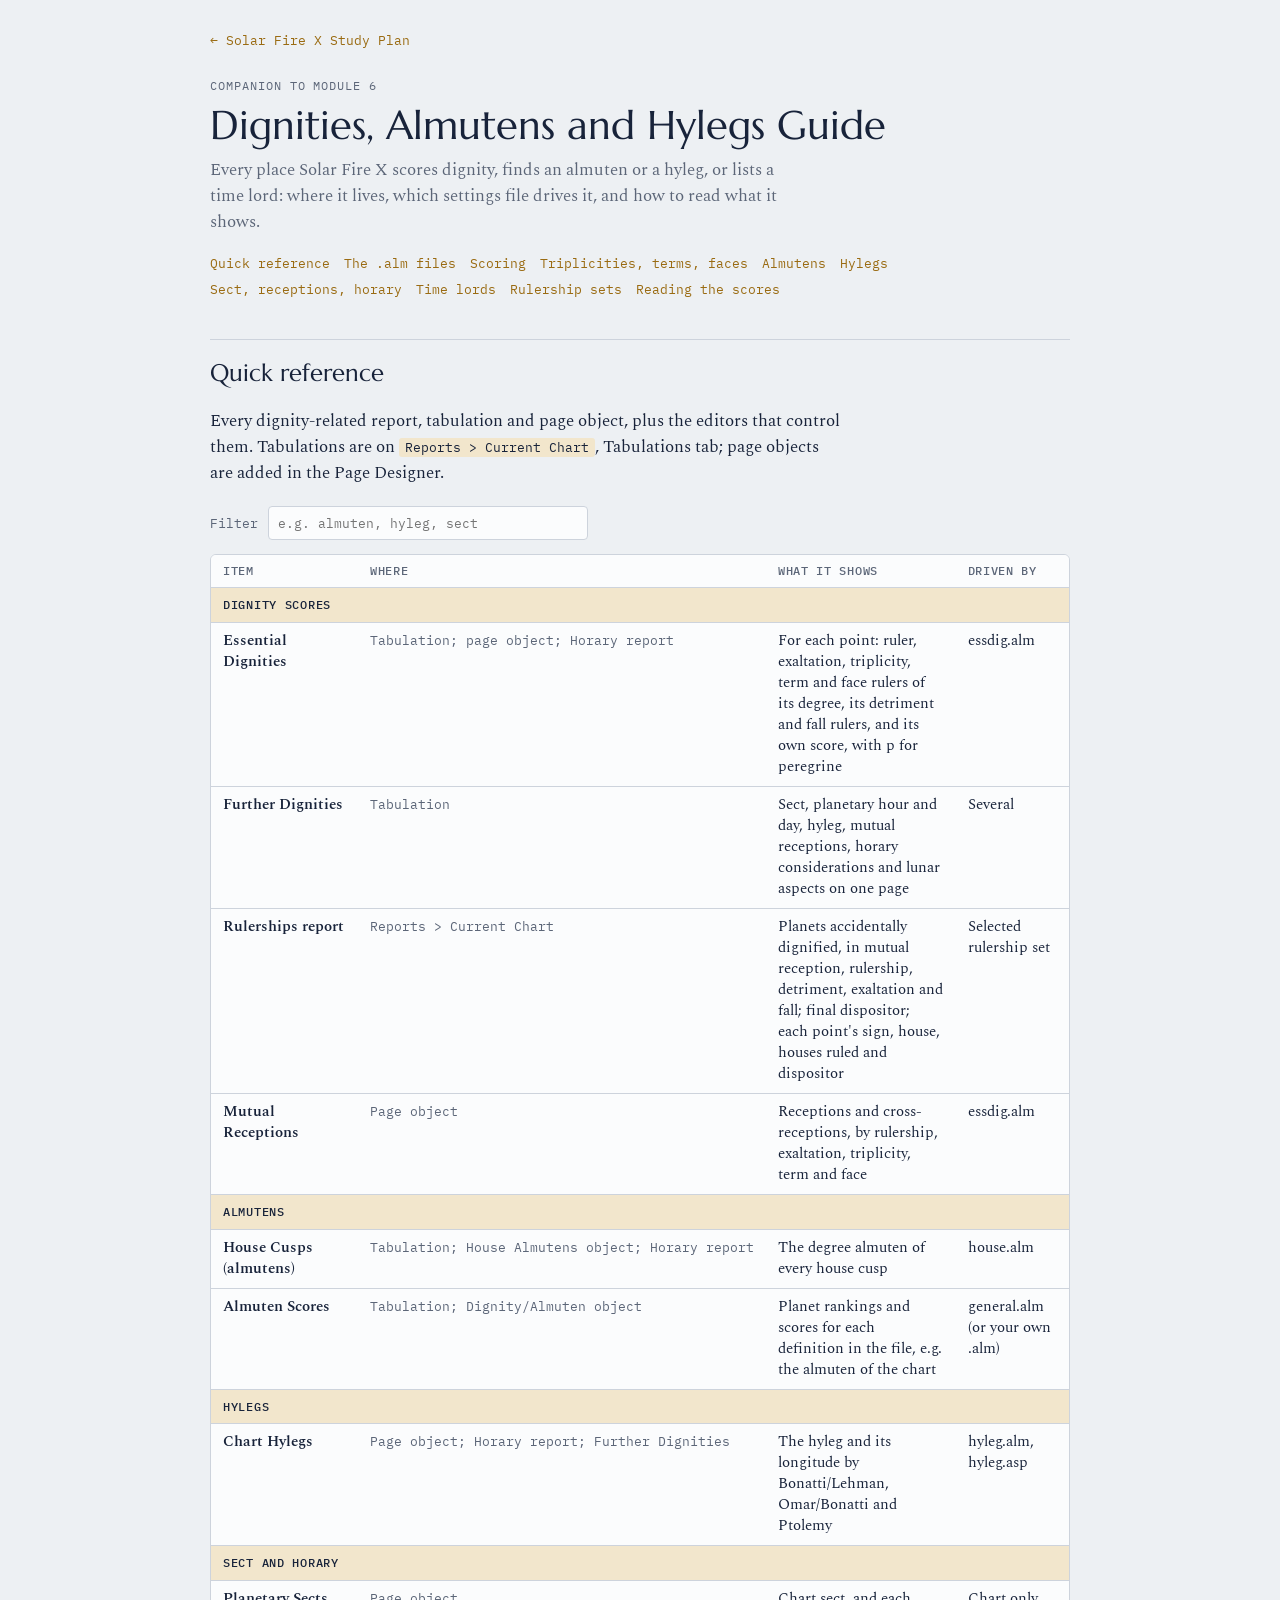
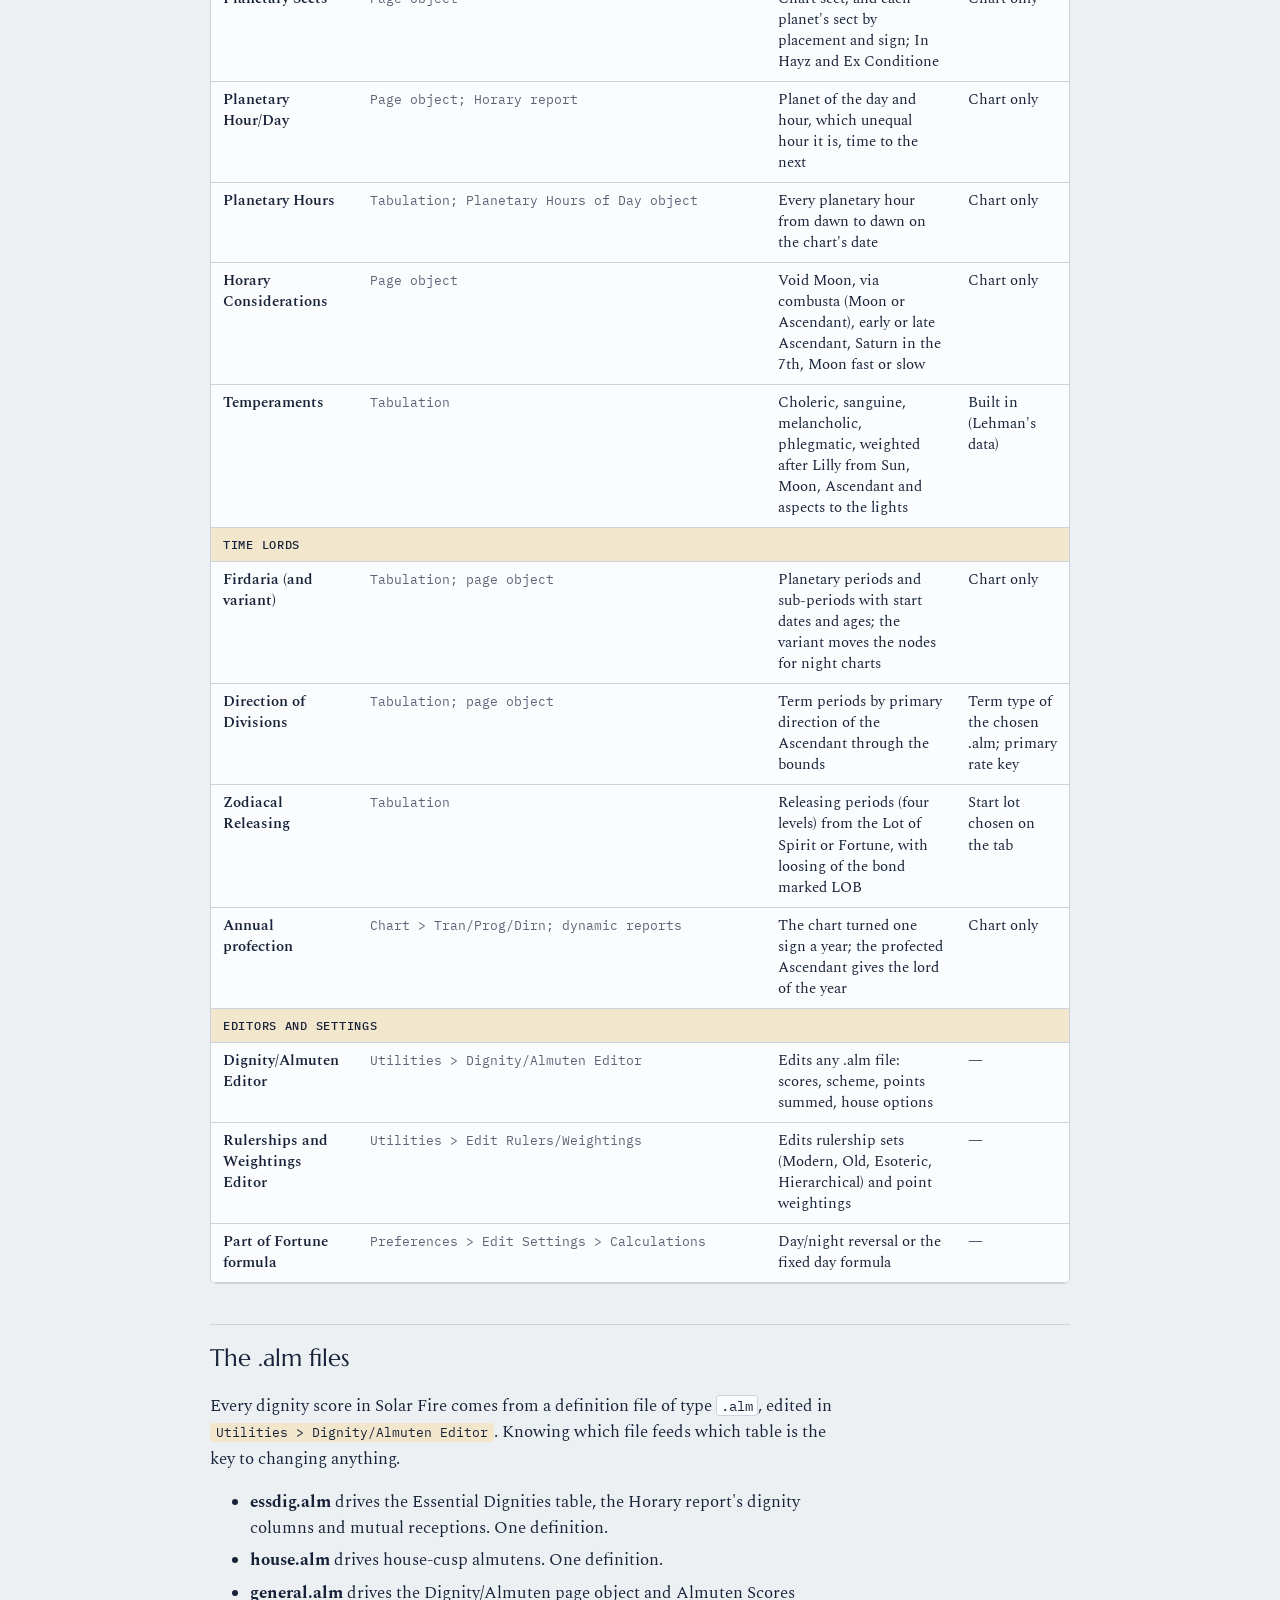
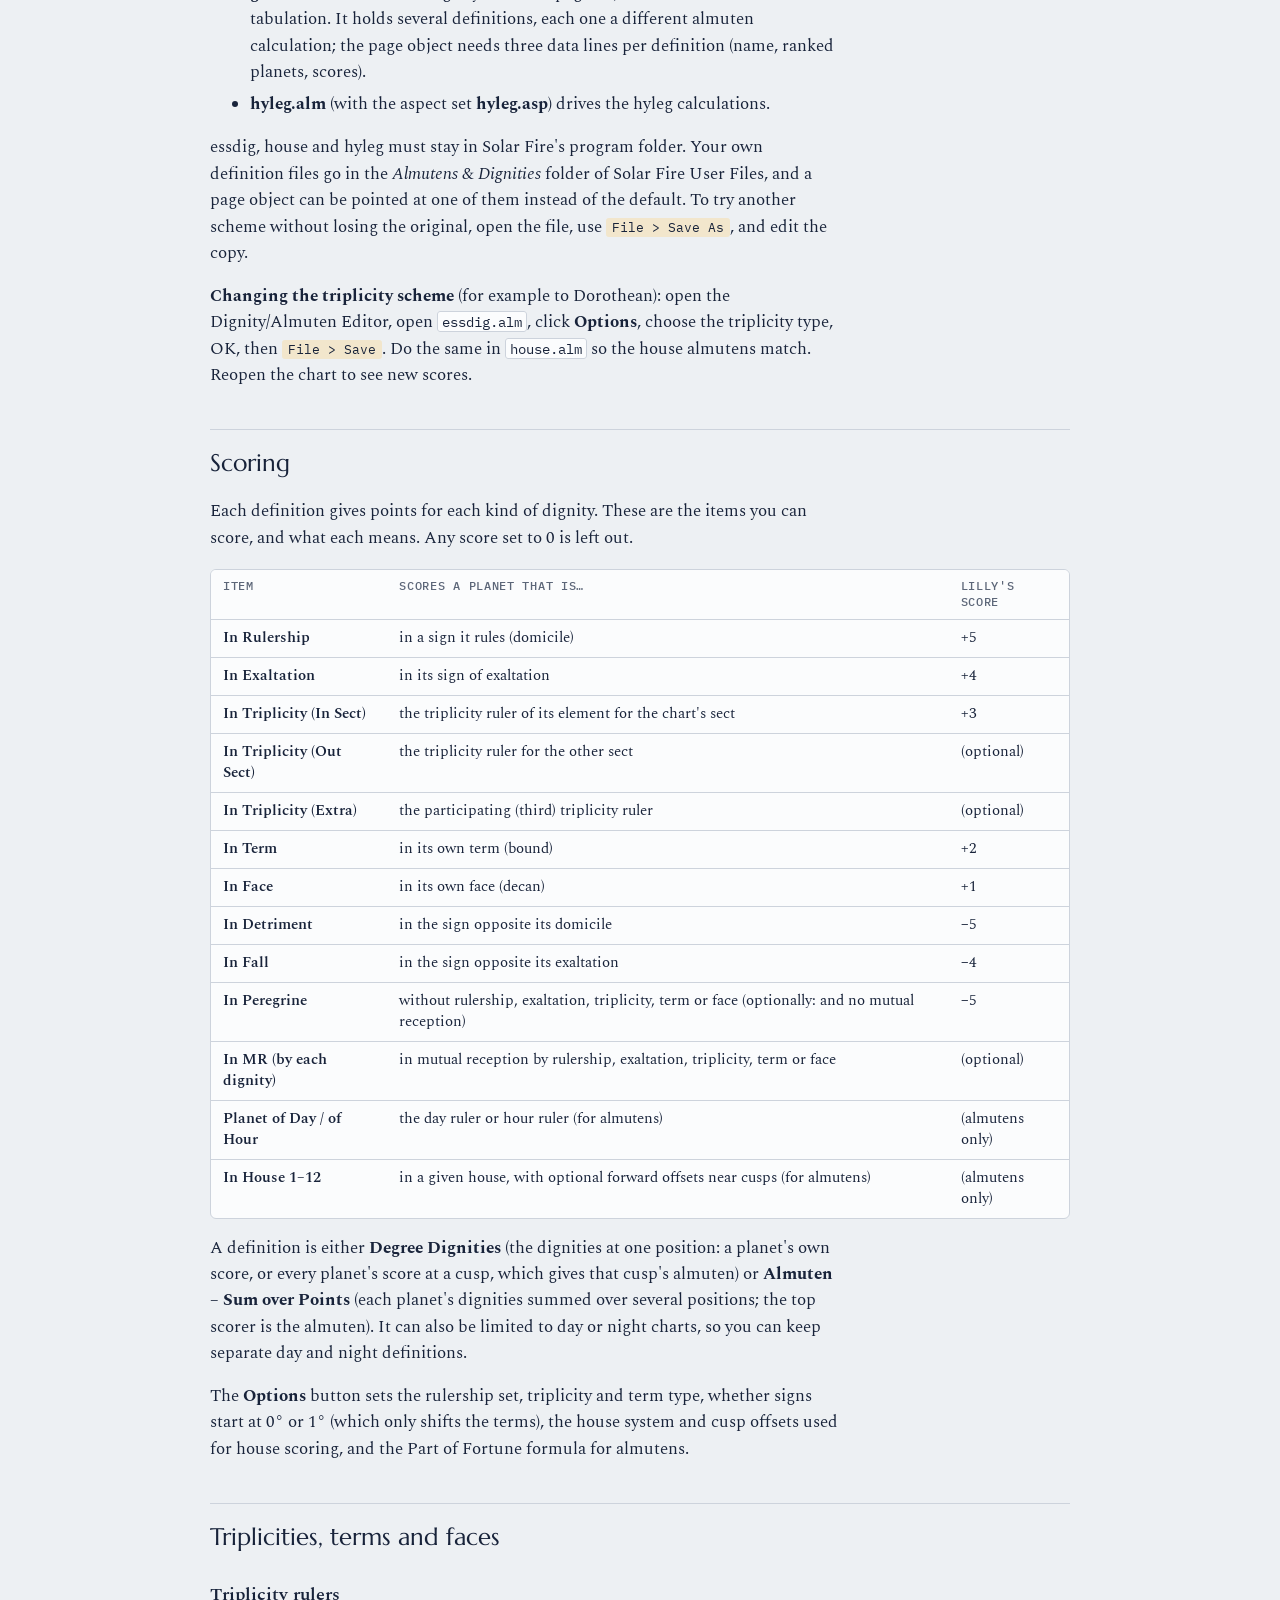
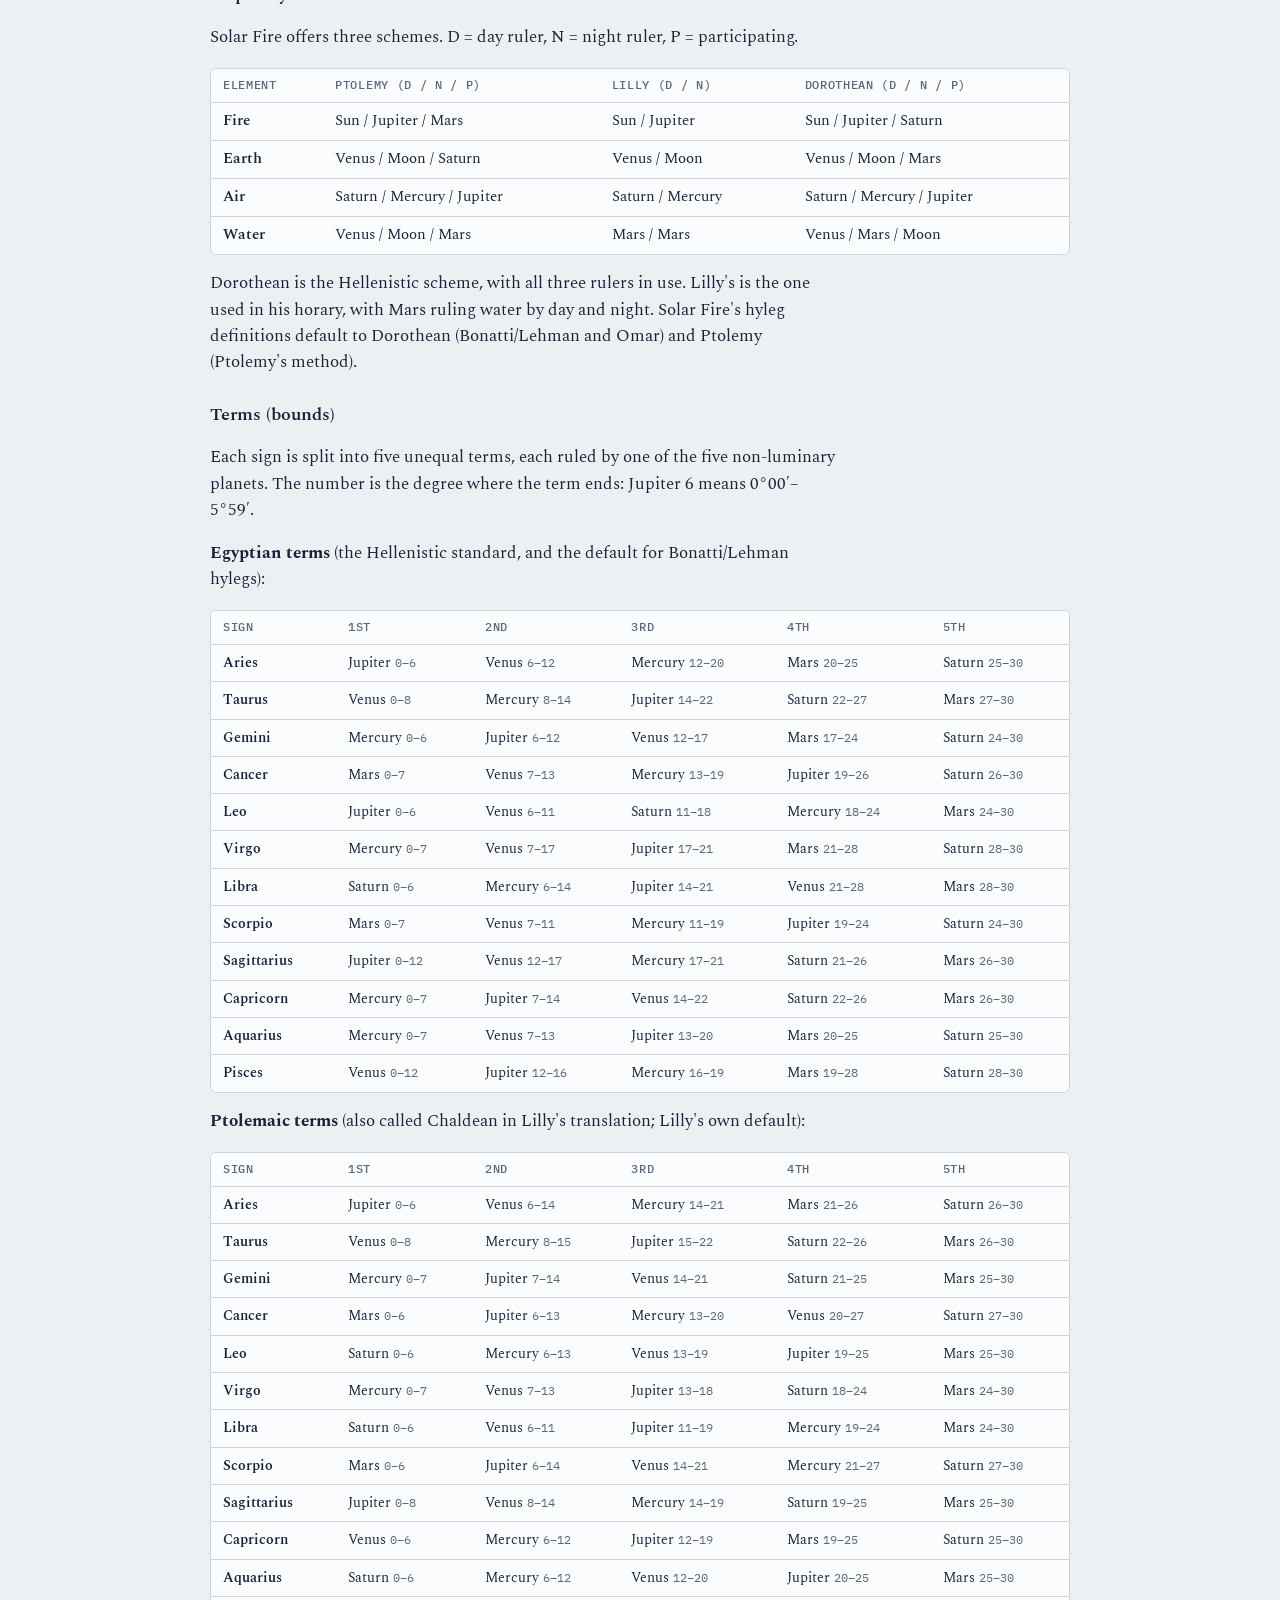
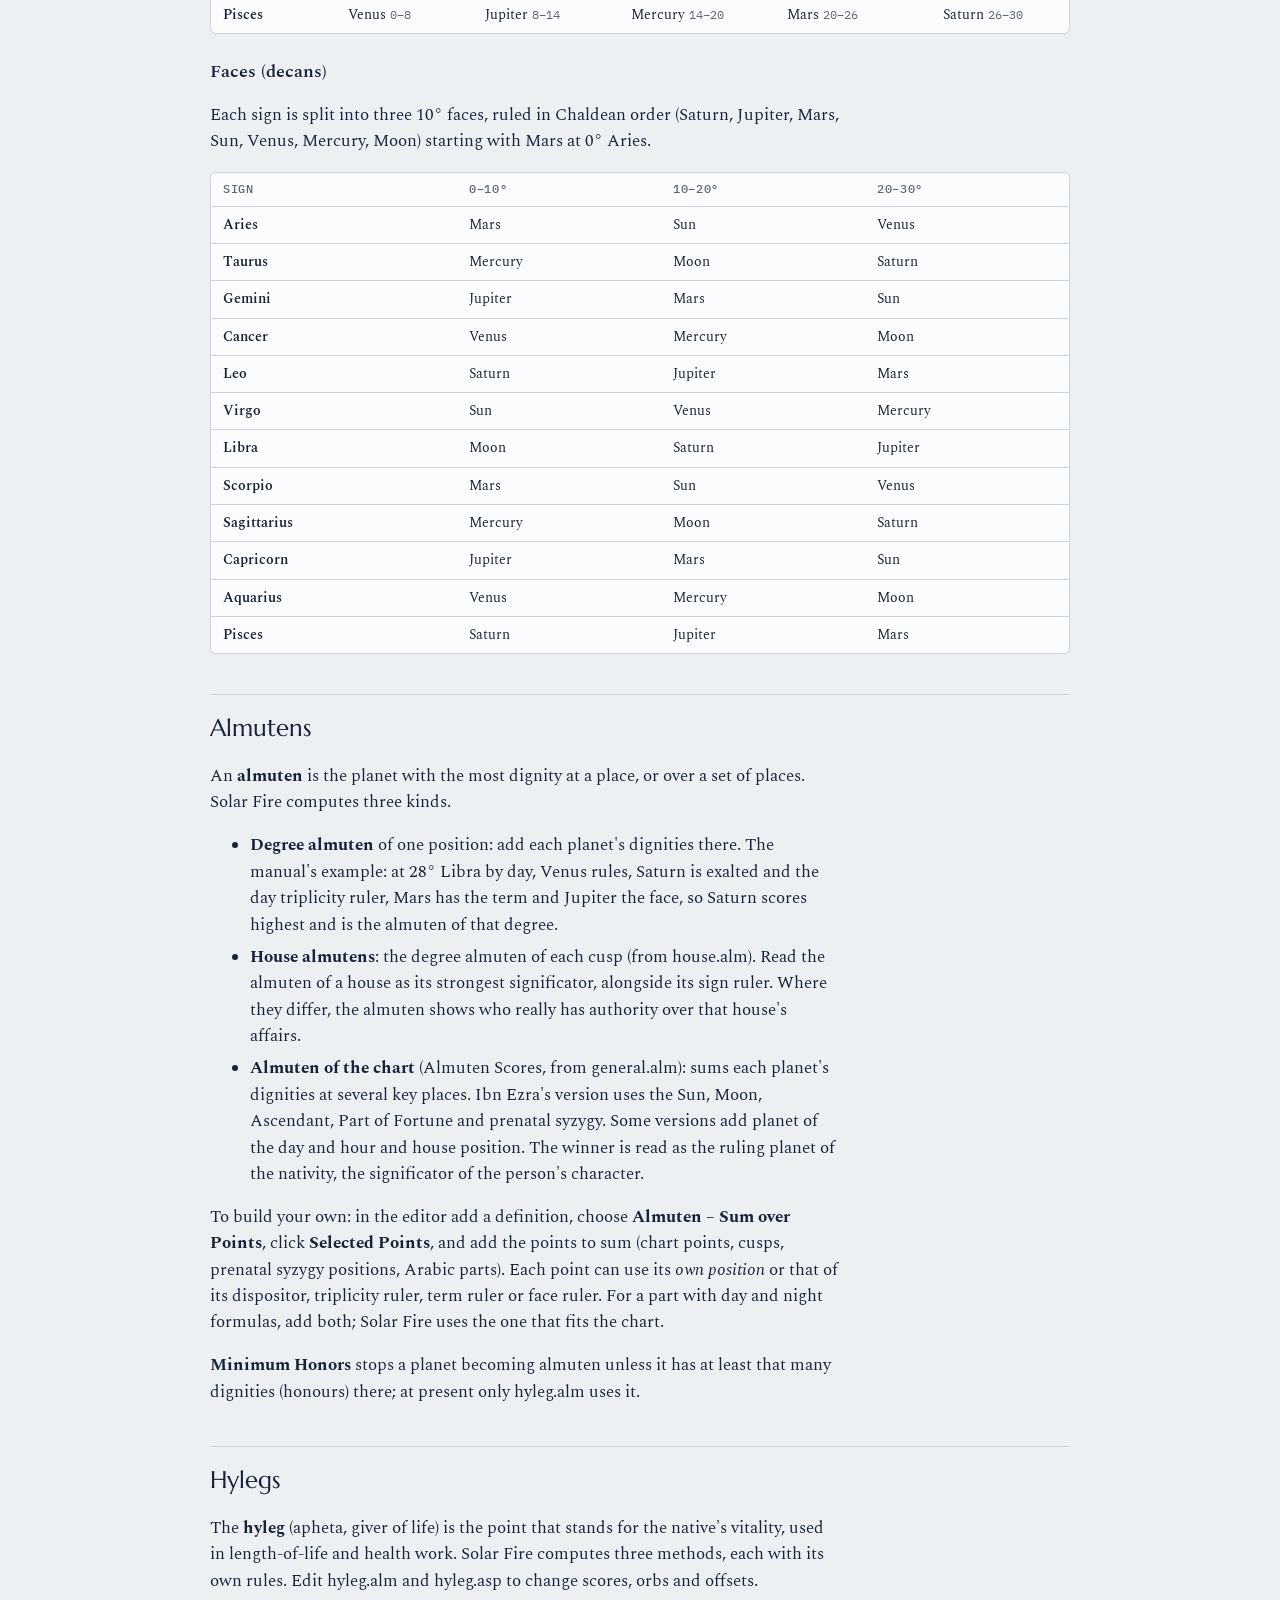
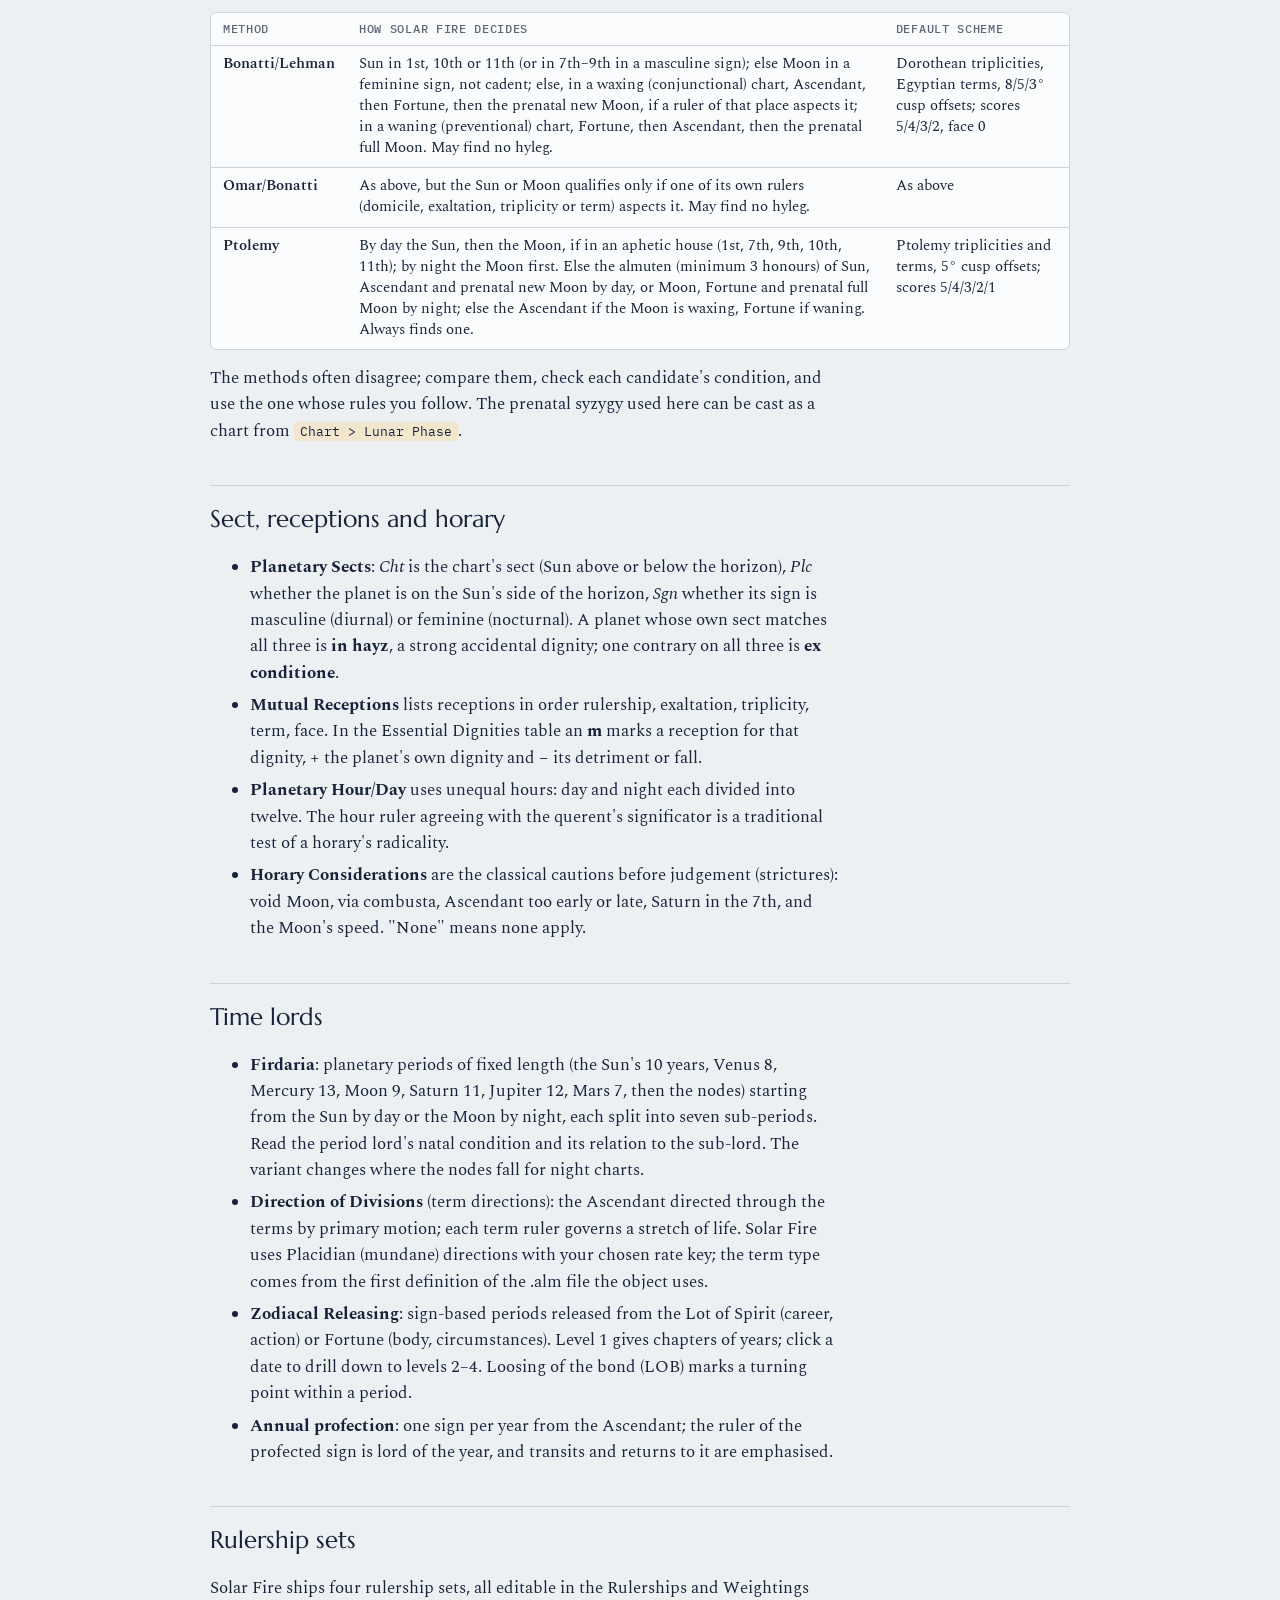
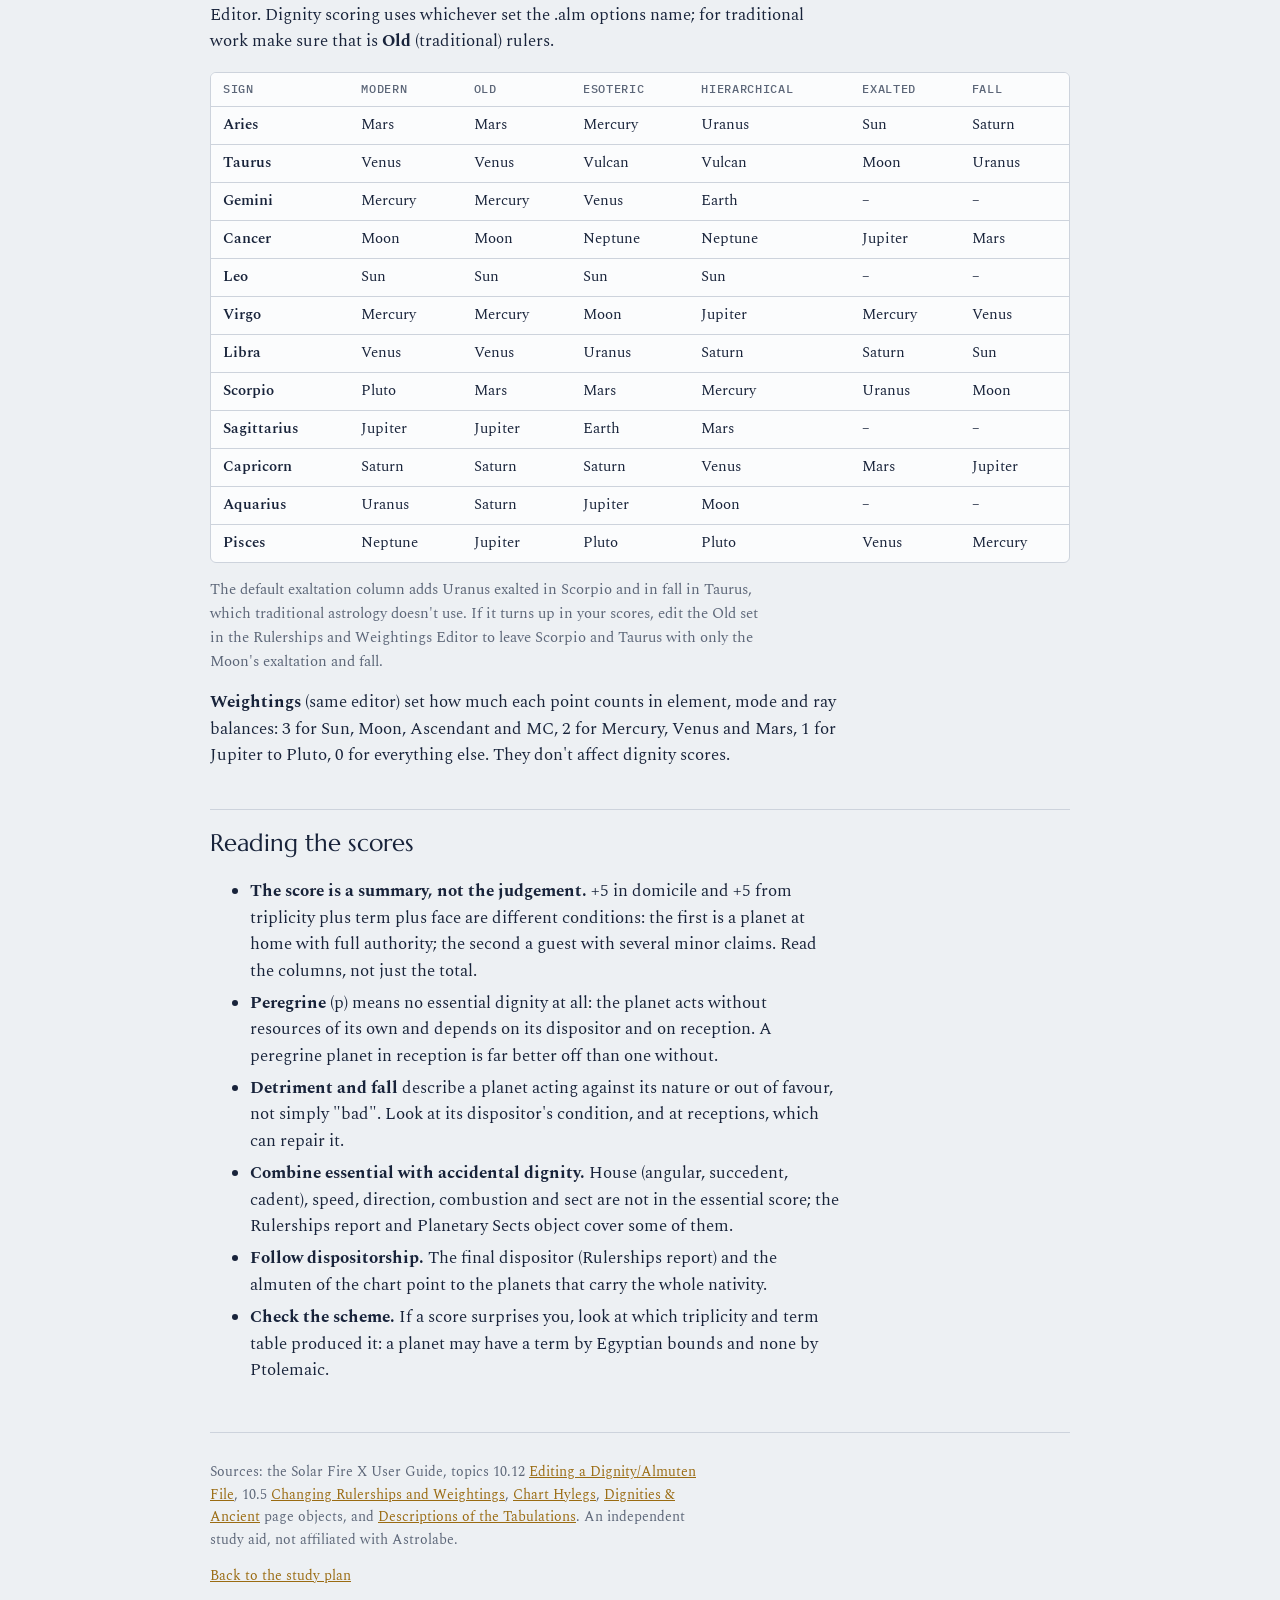
<file: guides/dignities-almutens.html>
<!doctype html>
<html lang="en">
<head>
<meta charset="utf-8">
<meta name="viewport" content="width=device-width,initial-scale=1,viewport-fit=cover">
<meta name="description" content="Every dignity, almuten, hyleg and time-lord tool in Solar Fire X: where it is, what it calculates, which scheme it uses and how to read it. A companion to Module 6 of the Solar Fire X Study Plan.">
<meta property="og:title" content="Solar Fire X Dignities, Almutens and Hylegs Guide">
<meta property="og:description" content="Every dignity, almuten, hyleg and time-lord tool in Solar Fire X, with the scoring, the triplicity and term schemes, and how to read the results.">
<meta property="og:image" content="https://aamanlamba.github.io/solar-fire-x-study/og-image.png">
<title>Dignities and Almutens Guide</title>
<link rel="preconnect" href="https://fonts.googleapis.com">
<link rel="stylesheet" href="https://fonts.googleapis.com/css2?family=Marcellus&family=Spectral:ital,wght@0,400;0,500;0,600;1,400&family=IBM+Plex+Mono:wght@400;500&display=swap">
<link rel="stylesheet" href="guide.css">
</head>
<body>
<main>
<a class="back" href="../#m6">← Solar Fire X Study Plan</a>
<p class="kicker">Companion to Module 6</p>
<h1>Dignities, Almutens and Hylegs Guide</h1>
<p class="lede">Every place Solar Fire X scores dignity, finds an almuten or a hyleg, or lists a time lord: where it lives, which settings file drives it, and how to read what it shows.</p>
<nav class="toc" aria-label="Sections">
<a href="#quick-reference">Quick reference</a>
<a href="#files">The .alm files</a>
<a href="#scoring">Scoring</a>
<a href="#schemes">Triplicities, terms, faces</a>
<a href="#almutens">Almutens</a>
<a href="#hylegs">Hylegs</a>
<a href="#sect">Sect, receptions, horary</a>
<a href="#timelords">Time lords</a>
<a href="#rulerships">Rulership sets</a>
<a href="#reading">Reading the scores</a>
</nav>

<h2 id="quick-reference">Quick reference</h2>
<p>Every dignity-related report, tabulation and page object, plus the editors that control them. Tabulations are on <span class="menu">Reports &gt; Current Chart</span>, Tabulations tab; page objects are added in the Page Designer.</p>
<label class="filter">Filter <input id="q" type="search" placeholder="e.g. almuten, hyleg, sect" autocomplete="off"></label>
<div class="tablewrap">
<table id="ref">
<thead><tr><th>Item</th><th>Where</th><th>What it shows</th><th>Driven by</th></tr></thead>
<tbody>
<tr class="grp"><td colspan="4">Dignity scores</td></tr>
<tr><td>Essential Dignities</td><td>Tabulation; page object; Horary report</td><td>For each point: ruler, exaltation, triplicity, term and face rulers of its degree, its detriment and fall rulers, and its own score, with p for peregrine</td><td>essdig.alm</td></tr>
<tr><td>Further Dignities</td><td>Tabulation</td><td>Sect, planetary hour and day, hyleg, mutual receptions, horary considerations and lunar aspects on one page</td><td>Several</td></tr>
<tr><td>Rulerships report</td><td>Reports &gt; Current Chart</td><td>Planets accidentally dignified, in mutual reception, rulership, detriment, exaltation and fall; final dispositor; each point's sign, house, houses ruled and dispositor</td><td>Selected rulership set</td></tr>
<tr><td>Mutual Receptions</td><td>Page object</td><td>Receptions and cross-receptions, by rulership, exaltation, triplicity, term and face</td><td>essdig.alm</td></tr>
<tr class="grp"><td colspan="4">Almutens</td></tr>
<tr><td>House Cusps (almutens)</td><td>Tabulation; House Almutens object; Horary report</td><td>The degree almuten of every house cusp</td><td>house.alm</td></tr>
<tr><td>Almuten Scores</td><td>Tabulation; Dignity/Almuten object</td><td>Planet rankings and scores for each definition in the file, e.g. the almuten of the chart</td><td>general.alm (or your own .alm)</td></tr>
<tr class="grp"><td colspan="4">Hylegs</td></tr>
<tr><td>Chart Hylegs</td><td>Page object; Horary report; Further Dignities</td><td>The hyleg and its longitude by Bonatti/Lehman, Omar/Bonatti and Ptolemy</td><td>hyleg.alm, hyleg.asp</td></tr>
<tr class="grp"><td colspan="4">Sect and horary</td></tr>
<tr><td>Planetary Sects</td><td>Page object</td><td>Chart sect, and each planet's sect by placement and sign; In Hayz and Ex Conditione</td><td>Chart only</td></tr>
<tr><td>Planetary Hour/Day</td><td>Page object; Horary report</td><td>Planet of the day and hour, which unequal hour it is, time to the next</td><td>Chart only</td></tr>
<tr><td>Planetary Hours</td><td>Tabulation; Planetary Hours of Day object</td><td>Every planetary hour from dawn to dawn on the chart's date</td><td>Chart only</td></tr>
<tr><td>Horary Considerations</td><td>Page object</td><td>Void Moon, via combusta (Moon or Ascendant), early or late Ascendant, Saturn in the 7th, Moon fast or slow</td><td>Chart only</td></tr>
<tr><td>Temperaments</td><td>Tabulation</td><td>Choleric, sanguine, melancholic, phlegmatic, weighted after Lilly from Sun, Moon, Ascendant and aspects to the lights</td><td>Built in (Lehman's data)</td></tr>
<tr class="grp"><td colspan="4">Time lords</td></tr>
<tr><td>Firdaria (and variant)</td><td>Tabulation; page object</td><td>Planetary periods and sub-periods with start dates and ages; the variant moves the nodes for night charts</td><td>Chart only</td></tr>
<tr><td>Direction of Divisions</td><td>Tabulation; page object</td><td>Term periods by primary direction of the Ascendant through the bounds</td><td>Term type of the chosen .alm; primary rate key</td></tr>
<tr><td>Zodiacal Releasing</td><td>Tabulation</td><td>Releasing periods (four levels) from the Lot of Spirit or Fortune, with loosing of the bond marked LOB</td><td>Start lot chosen on the tab</td></tr>
<tr><td>Annual profection</td><td>Chart &gt; Tran/Prog/Dirn; dynamic reports</td><td>The chart turned one sign a year; the profected Ascendant gives the lord of the year</td><td>Chart only</td></tr>
<tr class="grp"><td colspan="4">Editors and settings</td></tr>
<tr><td>Dignity/Almuten Editor</td><td>Utilities &gt; Dignity/Almuten Editor</td><td>Edits any .alm file: scores, scheme, points summed, house options</td><td>—</td></tr>
<tr><td>Rulerships and Weightings Editor</td><td>Utilities &gt; Edit Rulers/Weightings</td><td>Edits rulership sets (Modern, Old, Esoteric, Hierarchical) and point weightings</td><td>—</td></tr>
<tr><td>Part of Fortune formula</td><td>Preferences &gt; Edit Settings &gt; Calculations</td><td>Day/night reversal or the fixed day formula</td><td>—</td></tr>
</tbody>
</table>
</div>

<h2 id="files">The .alm files</h2>
<p>Every dignity score in Solar Fire comes from a definition file of type <code>.alm</code>, edited in <span class="menu">Utilities &gt; Dignity/Almuten Editor</span>. Knowing which file feeds which table is the key to changing anything.</p>
<ul>
<li><strong>essdig.alm</strong> drives the Essential Dignities table, the Horary report's dignity columns and mutual receptions. One definition.</li>
<li><strong>house.alm</strong> drives house-cusp almutens. One definition.</li>
<li><strong>general.alm</strong> drives the Dignity/Almuten page object and Almuten Scores tabulation. It holds several definitions, each one a different almuten calculation; the page object needs three data lines per definition (name, ranked planets, scores).</li>
<li><strong>hyleg.alm</strong> (with the aspect set <strong>hyleg.asp</strong>) drives the hyleg calculations.</li>
</ul>
<p>essdig, house and hyleg must stay in Solar Fire's program folder. Your own definition files go in the <em>Almutens &amp; Dignities</em> folder of Solar Fire User Files, and a page object can be pointed at one of them instead of the default. To try another scheme without losing the original, open the file, use <span class="menu">File &gt; Save As</span>, and edit the copy.</p>
<p><strong>Changing the triplicity scheme</strong> (for example to Dorothean): open the Dignity/Almuten Editor, open <code>essdig.alm</code>, click <strong>Options</strong>, choose the triplicity type, OK, then <span class="menu">File &gt; Save</span>. Do the same in <code>house.alm</code> so the house almutens match. Reopen the chart to see new scores.</p>

<h2 id="scoring">Scoring</h2>
<p>Each definition gives points for each kind of dignity. These are the items you can score, and what each means. Any score set to 0 is left out.</p>
<div class="tablewrap">
<table>
<thead><tr><th>Item</th><th>Scores a planet that is…</th><th>Lilly's score</th></tr></thead>
<tbody>
<tr><td>In Rulership</td><td>in a sign it rules (domicile)</td><td>+5</td></tr>
<tr><td>In Exaltation</td><td>in its sign of exaltation</td><td>+4</td></tr>
<tr><td>In Triplicity (In Sect)</td><td>the triplicity ruler of its element for the chart's sect</td><td>+3</td></tr>
<tr><td>In Triplicity (Out Sect)</td><td>the triplicity ruler for the other sect</td><td>(optional)</td></tr>
<tr><td>In Triplicity (Extra)</td><td>the participating (third) triplicity ruler</td><td>(optional)</td></tr>
<tr><td>In Term</td><td>in its own term (bound)</td><td>+2</td></tr>
<tr><td>In Face</td><td>in its own face (decan)</td><td>+1</td></tr>
<tr><td>In Detriment</td><td>in the sign opposite its domicile</td><td>−5</td></tr>
<tr><td>In Fall</td><td>in the sign opposite its exaltation</td><td>−4</td></tr>
<tr><td>In Peregrine</td><td>without rulership, exaltation, triplicity, term or face (optionally: and no mutual reception)</td><td>−5</td></tr>
<tr><td>In MR (by each dignity)</td><td>in mutual reception by rulership, exaltation, triplicity, term or face</td><td>(optional)</td></tr>
<tr><td>Planet of Day / of Hour</td><td>the day ruler or hour ruler (for almutens)</td><td>(almutens only)</td></tr>
<tr><td>In House 1–12</td><td>in a given house, with optional forward offsets near cusps (for almutens)</td><td>(almutens only)</td></tr>
</tbody>
</table>
</div>
<p>A definition is either <strong>Degree Dignities</strong> (the dignities at one position: a planet's own score, or every planet's score at a cusp, which gives that cusp's almuten) or <strong>Almuten – Sum over Points</strong> (each planet's dignities summed over several positions; the top scorer is the almuten). It can also be limited to day or night charts, so you can keep separate day and night definitions.</p>
<p>The <strong>Options</strong> button sets the rulership set, triplicity and term type, whether signs start at 0° or 1° (which only shifts the terms), the house system and cusp offsets used for house scoring, and the Part of Fortune formula for almutens.</p>

<h2 id="schemes">Triplicities, terms and faces</h2>
<h3>Triplicity rulers</h3>
<p>Solar Fire offers three schemes. D = day ruler, N = night ruler, P = participating.</p>
<div class="tablewrap">
<table>
<thead><tr><th>Element</th><th>Ptolemy (D / N / P)</th><th>Lilly (D / N)</th><th>Dorothean (D / N / P)</th></tr></thead>
<tbody>
<tr><td>Fire</td><td>Sun / Jupiter / Mars</td><td>Sun / Jupiter</td><td>Sun / Jupiter / Saturn</td></tr>
<tr><td>Earth</td><td>Venus / Moon / Saturn</td><td>Venus / Moon</td><td>Venus / Moon / Mars</td></tr>
<tr><td>Air</td><td>Saturn / Mercury / Jupiter</td><td>Saturn / Mercury</td><td>Saturn / Mercury / Jupiter</td></tr>
<tr><td>Water</td><td>Venus / Moon / Mars</td><td>Mars / Mars</td><td>Venus / Mars / Moon</td></tr>
</tbody>
</table>
</div>
<p>Dorothean is the Hellenistic scheme, with all three rulers in use. Lilly's is the one used in his horary, with Mars ruling water by day and night. Solar Fire's hyleg definitions default to Dorothean (Bonatti/Lehman and Omar) and Ptolemy (Ptolemy's method).</p>

<h3>Terms (bounds)</h3>
<p>Each sign is split into five unequal terms, each ruled by one of the five non-luminary planets. The number is the degree where the term ends: Jupiter 6 means 0°00′–5°59′.</p>
<p><strong>Egyptian terms</strong> (the Hellenistic standard, and the default for Bonatti/Lehman hylegs):</p>
<div class="tablewrap"><table class="terms"><thead><tr><th>Sign</th><th>1st</th><th>2nd</th><th>3rd</th><th>4th</th><th>5th</th></tr></thead><tbody><tr><td>Aries</td><td>Jupiter <span class="deg">0–6</span></td><td>Venus <span class="deg">6–12</span></td><td>Mercury <span class="deg">12–20</span></td><td>Mars <span class="deg">20–25</span></td><td>Saturn <span class="deg">25–30</span></td></tr><tr><td>Taurus</td><td>Venus <span class="deg">0–8</span></td><td>Mercury <span class="deg">8–14</span></td><td>Jupiter <span class="deg">14–22</span></td><td>Saturn <span class="deg">22–27</span></td><td>Mars <span class="deg">27–30</span></td></tr><tr><td>Gemini</td><td>Mercury <span class="deg">0–6</span></td><td>Jupiter <span class="deg">6–12</span></td><td>Venus <span class="deg">12–17</span></td><td>Mars <span class="deg">17–24</span></td><td>Saturn <span class="deg">24–30</span></td></tr><tr><td>Cancer</td><td>Mars <span class="deg">0–7</span></td><td>Venus <span class="deg">7–13</span></td><td>Mercury <span class="deg">13–19</span></td><td>Jupiter <span class="deg">19–26</span></td><td>Saturn <span class="deg">26–30</span></td></tr><tr><td>Leo</td><td>Jupiter <span class="deg">0–6</span></td><td>Venus <span class="deg">6–11</span></td><td>Saturn <span class="deg">11–18</span></td><td>Mercury <span class="deg">18–24</span></td><td>Mars <span class="deg">24–30</span></td></tr><tr><td>Virgo</td><td>Mercury <span class="deg">0–7</span></td><td>Venus <span class="deg">7–17</span></td><td>Jupiter <span class="deg">17–21</span></td><td>Mars <span class="deg">21–28</span></td><td>Saturn <span class="deg">28–30</span></td></tr><tr><td>Libra</td><td>Saturn <span class="deg">0–6</span></td><td>Mercury <span class="deg">6–14</span></td><td>Jupiter <span class="deg">14–21</span></td><td>Venus <span class="deg">21–28</span></td><td>Mars <span class="deg">28–30</span></td></tr><tr><td>Scorpio</td><td>Mars <span class="deg">0–7</span></td><td>Venus <span class="deg">7–11</span></td><td>Mercury <span class="deg">11–19</span></td><td>Jupiter <span class="deg">19–24</span></td><td>Saturn <span class="deg">24–30</span></td></tr><tr><td>Sagittarius</td><td>Jupiter <span class="deg">0–12</span></td><td>Venus <span class="deg">12–17</span></td><td>Mercury <span class="deg">17–21</span></td><td>Saturn <span class="deg">21–26</span></td><td>Mars <span class="deg">26–30</span></td></tr><tr><td>Capricorn</td><td>Mercury <span class="deg">0–7</span></td><td>Jupiter <span class="deg">7–14</span></td><td>Venus <span class="deg">14–22</span></td><td>Saturn <span class="deg">22–26</span></td><td>Mars <span class="deg">26–30</span></td></tr><tr><td>Aquarius</td><td>Mercury <span class="deg">0–7</span></td><td>Venus <span class="deg">7–13</span></td><td>Jupiter <span class="deg">13–20</span></td><td>Mars <span class="deg">20–25</span></td><td>Saturn <span class="deg">25–30</span></td></tr><tr><td>Pisces</td><td>Venus <span class="deg">0–12</span></td><td>Jupiter <span class="deg">12–16</span></td><td>Mercury <span class="deg">16–19</span></td><td>Mars <span class="deg">19–28</span></td><td>Saturn <span class="deg">28–30</span></td></tr></tbody></table></div>
<p><strong>Ptolemaic terms</strong> (also called Chaldean in Lilly's translation; Lilly's own default):</p>
<div class="tablewrap"><table class="terms"><thead><tr><th>Sign</th><th>1st</th><th>2nd</th><th>3rd</th><th>4th</th><th>5th</th></tr></thead><tbody><tr><td>Aries</td><td>Jupiter <span class="deg">0–6</span></td><td>Venus <span class="deg">6–14</span></td><td>Mercury <span class="deg">14–21</span></td><td>Mars <span class="deg">21–26</span></td><td>Saturn <span class="deg">26–30</span></td></tr><tr><td>Taurus</td><td>Venus <span class="deg">0–8</span></td><td>Mercury <span class="deg">8–15</span></td><td>Jupiter <span class="deg">15–22</span></td><td>Saturn <span class="deg">22–26</span></td><td>Mars <span class="deg">26–30</span></td></tr><tr><td>Gemini</td><td>Mercury <span class="deg">0–7</span></td><td>Jupiter <span class="deg">7–14</span></td><td>Venus <span class="deg">14–21</span></td><td>Saturn <span class="deg">21–25</span></td><td>Mars <span class="deg">25–30</span></td></tr><tr><td>Cancer</td><td>Mars <span class="deg">0–6</span></td><td>Jupiter <span class="deg">6–13</span></td><td>Mercury <span class="deg">13–20</span></td><td>Venus <span class="deg">20–27</span></td><td>Saturn <span class="deg">27–30</span></td></tr><tr><td>Leo</td><td>Saturn <span class="deg">0–6</span></td><td>Mercury <span class="deg">6–13</span></td><td>Venus <span class="deg">13–19</span></td><td>Jupiter <span class="deg">19–25</span></td><td>Mars <span class="deg">25–30</span></td></tr><tr><td>Virgo</td><td>Mercury <span class="deg">0–7</span></td><td>Venus <span class="deg">7–13</span></td><td>Jupiter <span class="deg">13–18</span></td><td>Saturn <span class="deg">18–24</span></td><td>Mars <span class="deg">24–30</span></td></tr><tr><td>Libra</td><td>Saturn <span class="deg">0–6</span></td><td>Venus <span class="deg">6–11</span></td><td>Jupiter <span class="deg">11–19</span></td><td>Mercury <span class="deg">19–24</span></td><td>Mars <span class="deg">24–30</span></td></tr><tr><td>Scorpio</td><td>Mars <span class="deg">0–6</span></td><td>Jupiter <span class="deg">6–14</span></td><td>Venus <span class="deg">14–21</span></td><td>Mercury <span class="deg">21–27</span></td><td>Saturn <span class="deg">27–30</span></td></tr><tr><td>Sagittarius</td><td>Jupiter <span class="deg">0–8</span></td><td>Venus <span class="deg">8–14</span></td><td>Mercury <span class="deg">14–19</span></td><td>Saturn <span class="deg">19–25</span></td><td>Mars <span class="deg">25–30</span></td></tr><tr><td>Capricorn</td><td>Venus <span class="deg">0–6</span></td><td>Mercury <span class="deg">6–12</span></td><td>Jupiter <span class="deg">12–19</span></td><td>Mars <span class="deg">19–25</span></td><td>Saturn <span class="deg">25–30</span></td></tr><tr><td>Aquarius</td><td>Saturn <span class="deg">0–6</span></td><td>Mercury <span class="deg">6–12</span></td><td>Venus <span class="deg">12–20</span></td><td>Jupiter <span class="deg">20–25</span></td><td>Mars <span class="deg">25–30</span></td></tr><tr><td>Pisces</td><td>Venus <span class="deg">0–8</span></td><td>Jupiter <span class="deg">8–14</span></td><td>Mercury <span class="deg">14–20</span></td><td>Mars <span class="deg">20–26</span></td><td>Saturn <span class="deg">26–30</span></td></tr></tbody></table></div>

<h3>Faces (decans)</h3>
<p>Each sign is split into three 10° faces, ruled in Chaldean order (Saturn, Jupiter, Mars, Sun, Venus, Mercury, Moon) starting with Mars at 0° Aries.</p>
<div class="tablewrap"><table class="terms"><thead><tr><th>Sign</th><th>0–10°</th><th>10–20°</th><th>20–30°</th></tr></thead><tbody><tr><td>Aries</td><td>Mars</td><td>Sun</td><td>Venus</td></tr><tr><td>Taurus</td><td>Mercury</td><td>Moon</td><td>Saturn</td></tr><tr><td>Gemini</td><td>Jupiter</td><td>Mars</td><td>Sun</td></tr><tr><td>Cancer</td><td>Venus</td><td>Mercury</td><td>Moon</td></tr><tr><td>Leo</td><td>Saturn</td><td>Jupiter</td><td>Mars</td></tr><tr><td>Virgo</td><td>Sun</td><td>Venus</td><td>Mercury</td></tr><tr><td>Libra</td><td>Moon</td><td>Saturn</td><td>Jupiter</td></tr><tr><td>Scorpio</td><td>Mars</td><td>Sun</td><td>Venus</td></tr><tr><td>Sagittarius</td><td>Mercury</td><td>Moon</td><td>Saturn</td></tr><tr><td>Capricorn</td><td>Jupiter</td><td>Mars</td><td>Sun</td></tr><tr><td>Aquarius</td><td>Venus</td><td>Mercury</td><td>Moon</td></tr><tr><td>Pisces</td><td>Saturn</td><td>Jupiter</td><td>Mars</td></tr></tbody></table></div>

<h2 id="almutens">Almutens</h2>
<p>An <strong>almuten</strong> is the planet with the most dignity at a place, or over a set of places. Solar Fire computes three kinds.</p>
<ul>
<li><strong>Degree almuten</strong> of one position: add each planet's dignities there. The manual's example: at 28° Libra by day, Venus rules, Saturn is exalted and the day triplicity ruler, Mars has the term and Jupiter the face, so Saturn scores highest and is the almuten of that degree.</li>
<li><strong>House almutens</strong>: the degree almuten of each cusp (from house.alm). Read the almuten of a house as its strongest significator, alongside its sign ruler. Where they differ, the almuten shows who really has authority over that house's affairs.</li>
<li><strong>Almuten of the chart</strong> (Almuten Scores, from general.alm): sums each planet's dignities at several key places. Ibn Ezra's version uses the Sun, Moon, Ascendant, Part of Fortune and prenatal syzygy. Some versions add planet of the day and hour and house position. The winner is read as the ruling planet of the nativity, the significator of the person's character.</li>
</ul>
<p>To build your own: in the editor add a definition, choose <strong>Almuten – Sum over Points</strong>, click <strong>Selected Points</strong>, and add the points to sum (chart points, cusps, prenatal syzygy positions, Arabic parts). Each point can use its <em>own position</em> or that of its dispositor, triplicity ruler, term ruler or face ruler. For a part with day and night formulas, add both; Solar Fire uses the one that fits the chart.</p>
<p><strong>Minimum Honors</strong> stops a planet becoming almuten unless it has at least that many dignities (honours) there; at present only hyleg.alm uses it.</p>

<h2 id="hylegs">Hylegs</h2>
<p>The <strong>hyleg</strong> (apheta, giver of life) is the point that stands for the native's vitality, used in length-of-life and health work. Solar Fire computes three methods, each with its own rules. Edit hyleg.alm and hyleg.asp to change scores, orbs and offsets.</p>
<div class="tablewrap">
<table>
<thead><tr><th>Method</th><th>How Solar Fire decides</th><th>Default scheme</th></tr></thead>
<tbody>
<tr><td>Bonatti/Lehman</td><td>Sun in 1st, 10th or 11th (or in 7th–9th in a masculine sign); else Moon in a feminine sign, not cadent; else, in a waxing (conjunctional) chart, Ascendant, then Fortune, then the prenatal new Moon, if a ruler of that place aspects it; in a waning (preventional) chart, Fortune, then Ascendant, then the prenatal full Moon. May find no hyleg.</td><td>Dorothean triplicities, Egyptian terms, 8/5/3° cusp offsets; scores 5/4/3/2, face 0</td></tr>
<tr><td>Omar/Bonatti</td><td>As above, but the Sun or Moon qualifies only if one of its own rulers (domicile, exaltation, triplicity or term) aspects it. May find no hyleg.</td><td>As above</td></tr>
<tr><td>Ptolemy</td><td>By day the Sun, then the Moon, if in an aphetic house (1st, 7th, 9th, 10th, 11th); by night the Moon first. Else the almuten (minimum 3 honours) of Sun, Ascendant and prenatal new Moon by day, or Moon, Fortune and prenatal full Moon by night; else the Ascendant if the Moon is waxing, Fortune if waning. Always finds one.</td><td>Ptolemy triplicities and terms, 5° cusp offsets; scores 5/4/3/2/1</td></tr>
</tbody>
</table>
</div>
<p>The methods often disagree; compare them, check each candidate's condition, and use the one whose rules you follow. The prenatal syzygy used here can be cast as a chart from <span class="menu">Chart &gt; Lunar Phase</span>.</p>

<h2 id="sect">Sect, receptions and horary</h2>
<ul>
<li><strong>Planetary Sects</strong>: <em>Cht</em> is the chart's sect (Sun above or below the horizon), <em>Plc</em> whether the planet is on the Sun's side of the horizon, <em>Sgn</em> whether its sign is masculine (diurnal) or feminine (nocturnal). A planet whose own sect matches all three is <strong>in hayz</strong>, a strong accidental dignity; one contrary on all three is <strong>ex conditione</strong>.</li>
<li><strong>Mutual Receptions</strong> lists receptions in order rulership, exaltation, triplicity, term, face. In the Essential Dignities table an <strong>m</strong> marks a reception for that dignity, <strong>+</strong> the planet's own dignity and <strong>−</strong> its detriment or fall.</li>
<li><strong>Planetary Hour/Day</strong> uses unequal hours: day and night each divided into twelve. The hour ruler agreeing with the querent's significator is a traditional test of a horary's radicality.</li>
<li><strong>Horary Considerations</strong> are the classical cautions before judgement (strictures): void Moon, via combusta, Ascendant too early or late, Saturn in the 7th, and the Moon's speed. "None" means none apply.</li>
</ul>

<h2 id="timelords">Time lords</h2>
<ul>
<li><strong>Firdaria</strong>: planetary periods of fixed length (the Sun's 10 years, Venus 8, Mercury 13, Moon 9, Saturn 11, Jupiter 12, Mars 7, then the nodes) starting from the Sun by day or the Moon by night, each split into seven sub-periods. Read the period lord's natal condition and its relation to the sub-lord. The variant changes where the nodes fall for night charts.</li>
<li><strong>Direction of Divisions</strong> (term directions): the Ascendant directed through the terms by primary motion; each term ruler governs a stretch of life. Solar Fire uses Placidian (mundane) directions with your chosen rate key; the term type comes from the first definition of the .alm file the object uses.</li>
<li><strong>Zodiacal Releasing</strong>: sign-based periods released from the Lot of Spirit (career, action) or Fortune (body, circumstances). Level 1 gives chapters of years; click a date to drill down to levels 2–4. Loosing of the bond (LOB) marks a turning point within a period.</li>
<li><strong>Annual profection</strong>: one sign per year from the Ascendant; the ruler of the profected sign is lord of the year, and transits and returns to it are emphasised.</li>
</ul>

<h2 id="rulerships">Rulership sets</h2>
<p>Solar Fire ships four rulership sets, all editable in the Rulerships and Weightings Editor. Dignity scoring uses whichever set the .alm options name; for traditional work make sure that is <strong>Old</strong> (traditional) rulers.</p>
<div class="tablewrap">
<table>
<thead><tr><th>Sign</th><th>Modern</th><th>Old</th><th>Esoteric</th><th>Hierarchical</th><th>Exalted</th><th>Fall</th></tr></thead>
<tbody>
<tr><td>Aries</td><td>Mars</td><td>Mars</td><td>Mercury</td><td>Uranus</td><td>Sun</td><td>Saturn</td></tr>
<tr><td>Taurus</td><td>Venus</td><td>Venus</td><td>Vulcan</td><td>Vulcan</td><td>Moon</td><td>Uranus</td></tr>
<tr><td>Gemini</td><td>Mercury</td><td>Mercury</td><td>Venus</td><td>Earth</td><td>–</td><td>–</td></tr>
<tr><td>Cancer</td><td>Moon</td><td>Moon</td><td>Neptune</td><td>Neptune</td><td>Jupiter</td><td>Mars</td></tr>
<tr><td>Leo</td><td>Sun</td><td>Sun</td><td>Sun</td><td>Sun</td><td>–</td><td>–</td></tr>
<tr><td>Virgo</td><td>Mercury</td><td>Mercury</td><td>Moon</td><td>Jupiter</td><td>Mercury</td><td>Venus</td></tr>
<tr><td>Libra</td><td>Venus</td><td>Venus</td><td>Uranus</td><td>Saturn</td><td>Saturn</td><td>Sun</td></tr>
<tr><td>Scorpio</td><td>Pluto</td><td>Mars</td><td>Mars</td><td>Mercury</td><td>Uranus</td><td>Moon</td></tr>
<tr><td>Sagittarius</td><td>Jupiter</td><td>Jupiter</td><td>Earth</td><td>Mars</td><td>–</td><td>–</td></tr>
<tr><td>Capricorn</td><td>Saturn</td><td>Saturn</td><td>Saturn</td><td>Venus</td><td>Mars</td><td>Jupiter</td></tr>
<tr><td>Aquarius</td><td>Uranus</td><td>Saturn</td><td>Jupiter</td><td>Moon</td><td>–</td><td>–</td></tr>
<tr><td>Pisces</td><td>Neptune</td><td>Jupiter</td><td>Pluto</td><td>Pluto</td><td>Venus</td><td>Mercury</td></tr>
</tbody>
</table>
</div>
<p class="note">The default exaltation column adds Uranus exalted in Scorpio and in fall in Taurus, which traditional astrology doesn't use. If it turns up in your scores, edit the Old set in the Rulerships and Weightings Editor to leave Scorpio and Taurus with only the Moon's exaltation and fall.</p>
<p><strong>Weightings</strong> (same editor) set how much each point counts in element, mode and ray balances: 3 for Sun, Moon, Ascendant and MC, 2 for Mercury, Venus and Mars, 1 for Jupiter to Pluto, 0 for everything else. They don't affect dignity scores.</p>

<h2 id="reading">Reading the scores</h2>
<ul>
<li><strong>The score is a summary, not the judgement.</strong> +5 in domicile and +5 from triplicity plus term plus face are different conditions: the first is a planet at home with full authority; the second a guest with several minor claims. Read the columns, not just the total.</li>
<li><strong>Peregrine</strong> (p) means no essential dignity at all: the planet acts without resources of its own and depends on its dispositor and on reception. A peregrine planet in reception is far better off than one without.</li>
<li><strong>Detriment and fall</strong> describe a planet acting against its nature or out of favour, not simply "bad". Look at its dispositor's condition, and at receptions, which can repair it.</li>
<li><strong>Combine essential with accidental dignity.</strong> House (angular, succedent, cadent), speed, direction, combustion and sect are not in the essential score; the Rulerships report and Planetary Sects object cover some of them.</li>
<li><strong>Follow dispositorship.</strong> The final dispositor (Rulerships report) and the almuten of the chart point to the planets that carry the whole nativity.</li>
<li><strong>Check the scheme.</strong> If a score surprises you, look at which triplicity and term table produced it: a planet may have a term by Egyptian bounds and none by Ptolemaic.</li>
</ul>

<footer>
<p>Sources: the Solar Fire X User Guide, topics 10.12 <a href="https://alabe.com/SFXManual/editing_a_dignityalmuten_file.html">Editing a Dignity/Almuten File</a>, 10.5 <a href="https://alabe.com/SFXManual/changing_rulerships_and_weightings.html">Changing Rulerships and Weightings</a>, <a href="https://alabe.com/SFXManual/chart_hylegs.html">Chart Hylegs</a>, <a href="https://alabe.com/SFXManual/dignities_ancient.html">Dignities &amp; Ancient</a> page objects, and <a href="https://alabe.com/SFXManual/descriptions_of_the_tabulations.html">Descriptions of the Tabulations</a>. An independent study aid, not affiliated with Astrolabe.</p>
<p><a href="../">Back to the study plan</a></p>
</footer>
</main>
<script src="guide.js"></script>
</body>
</html>
</file>
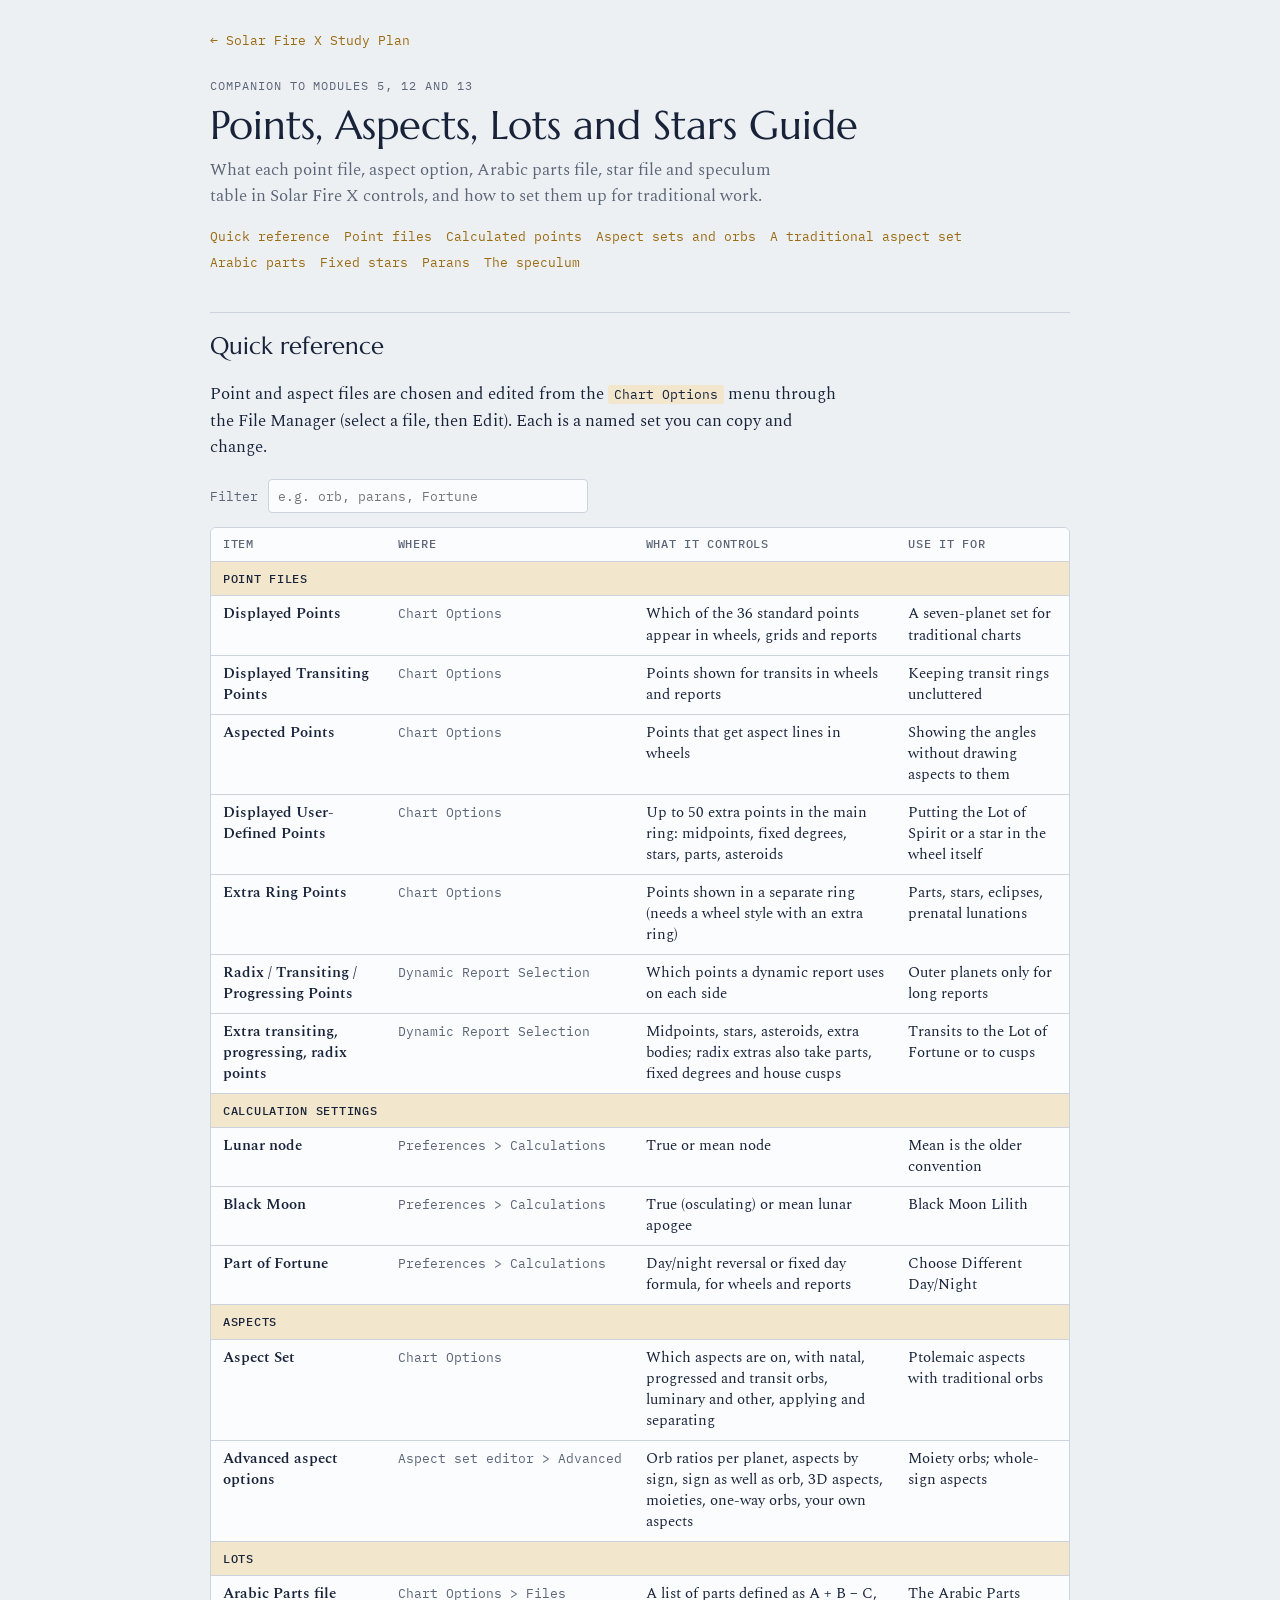
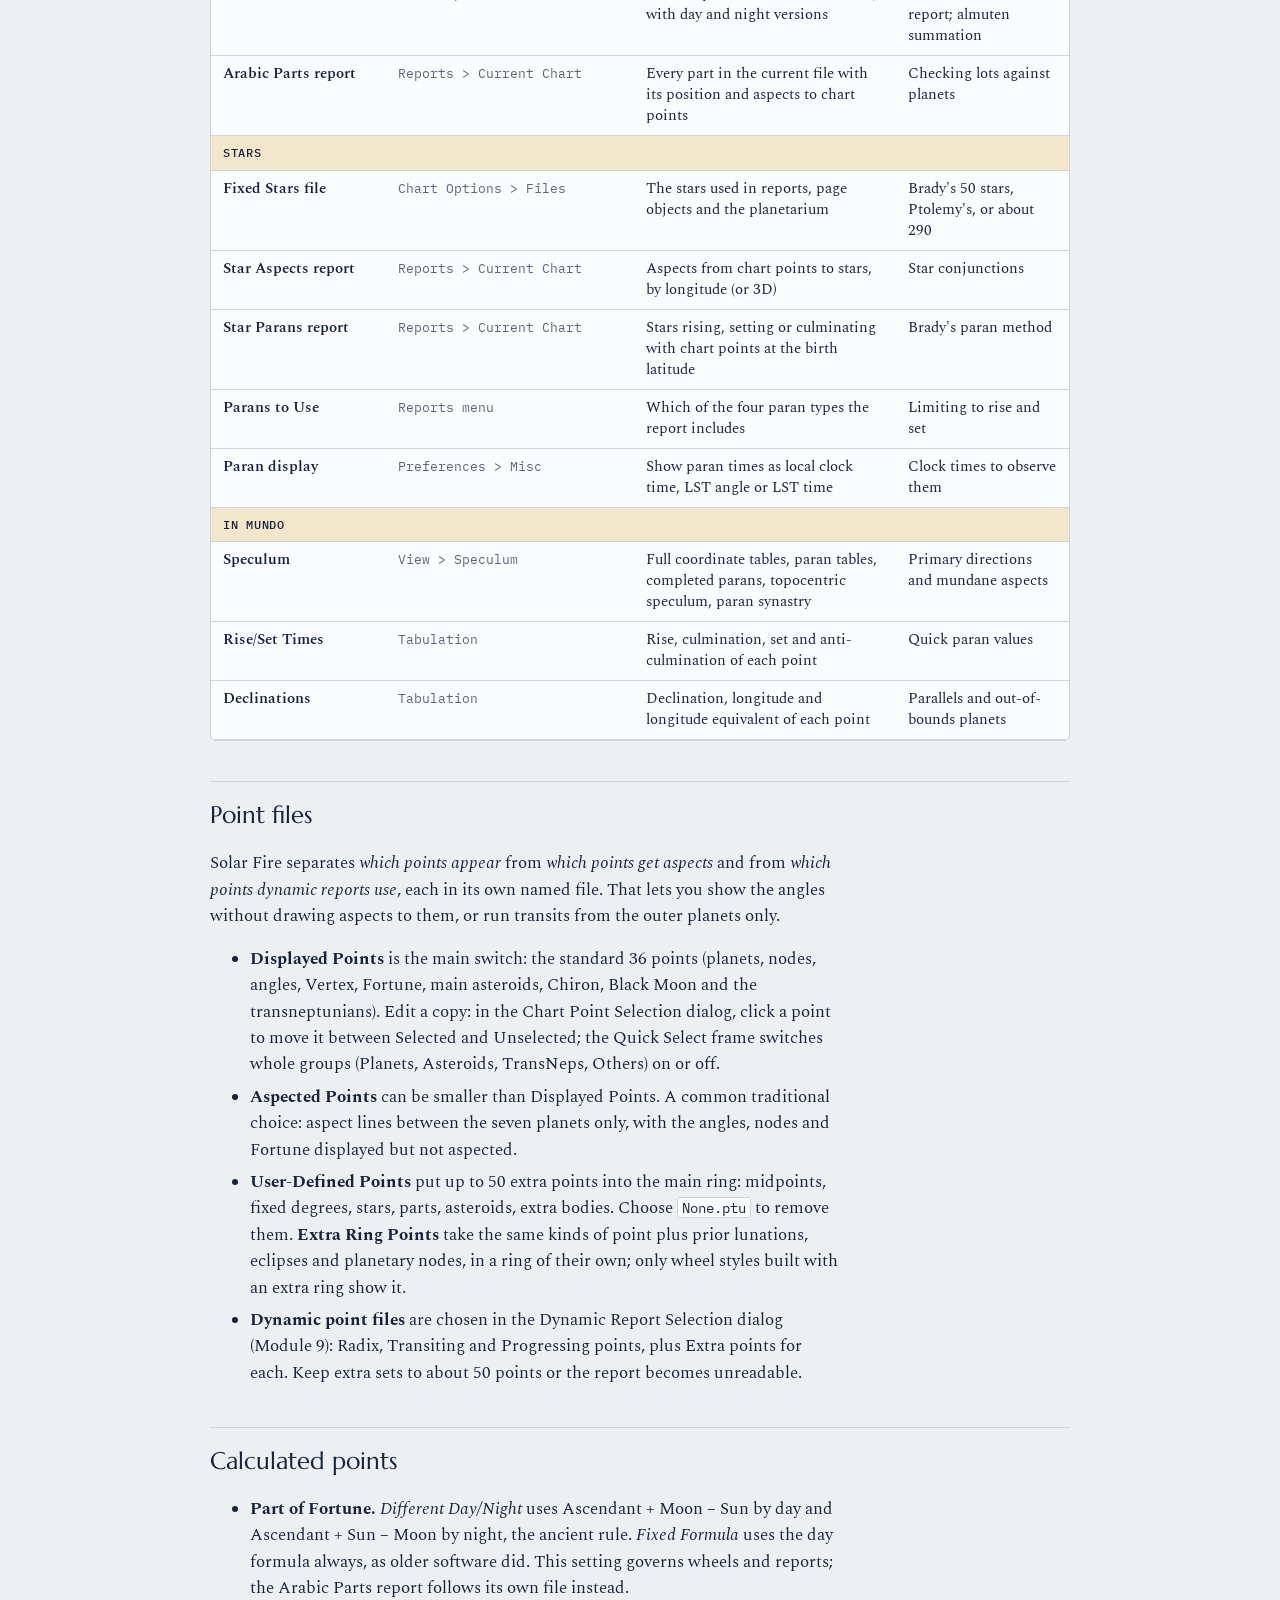
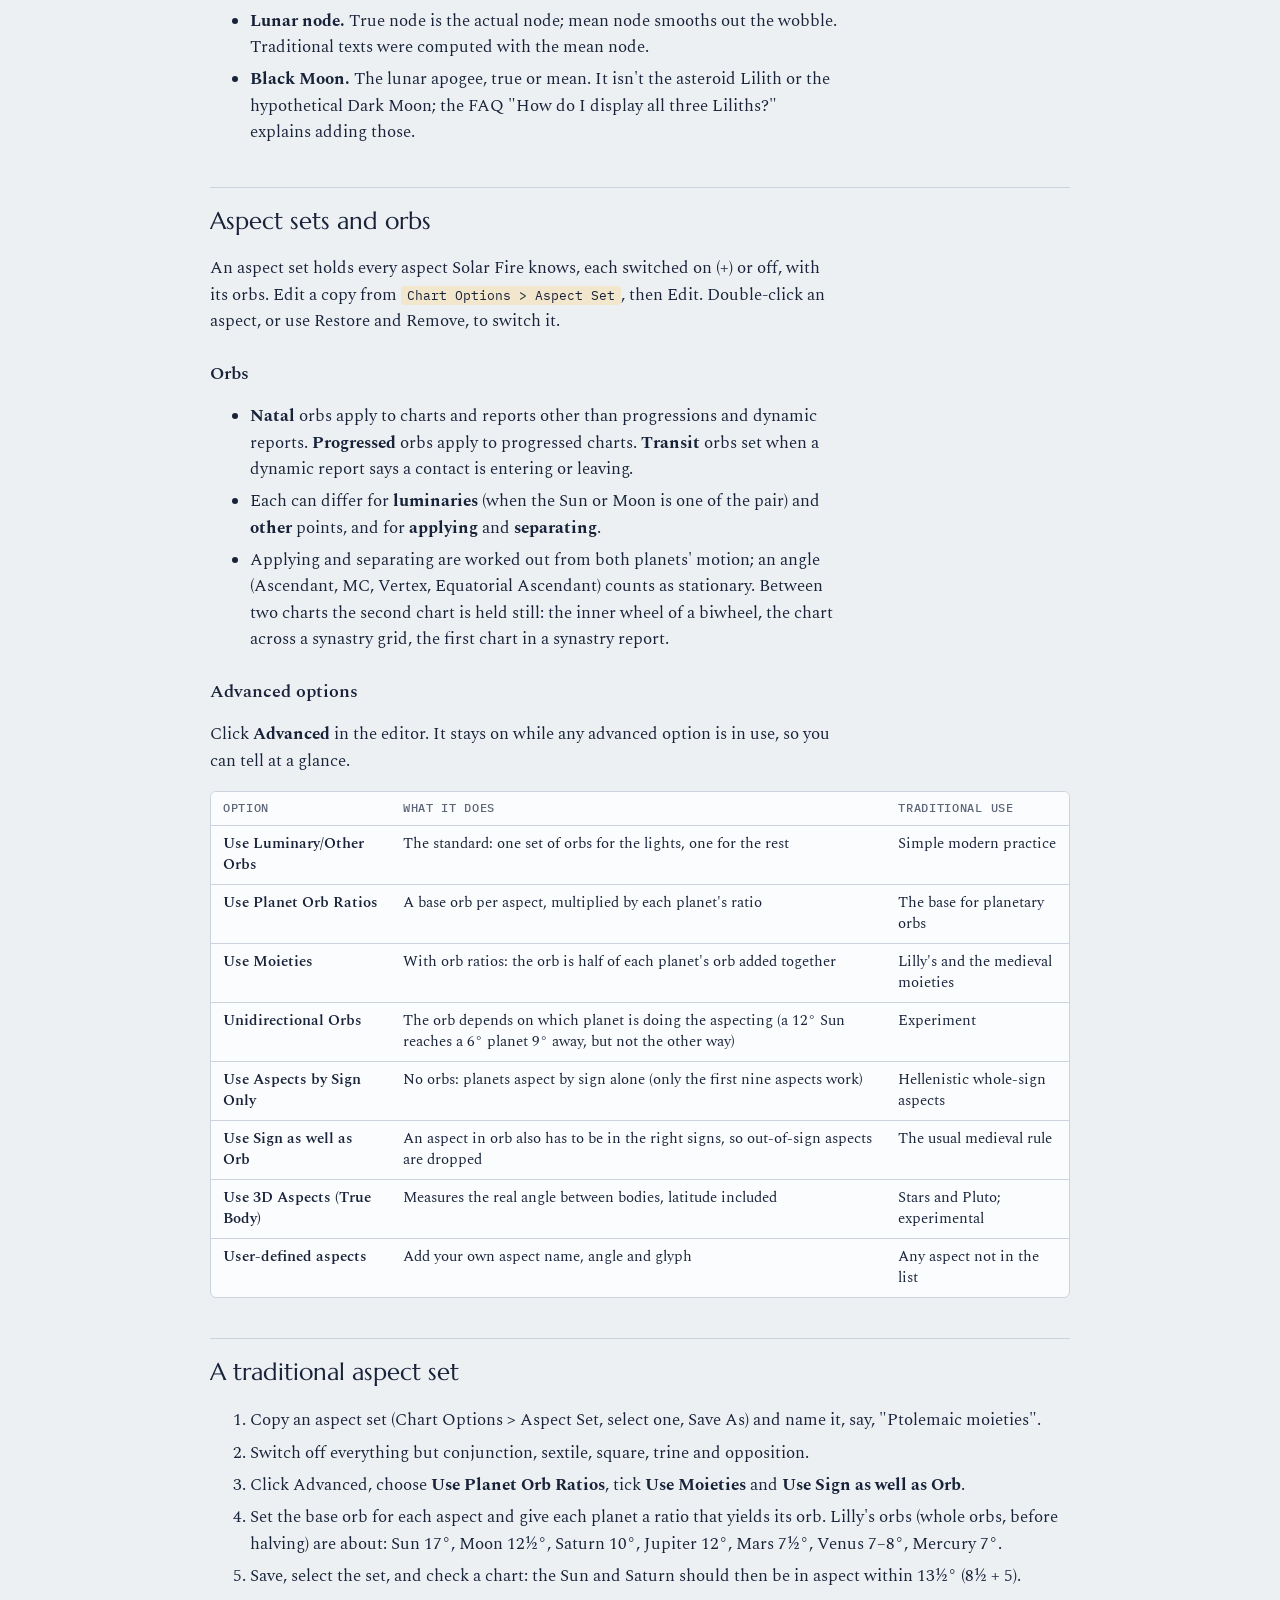
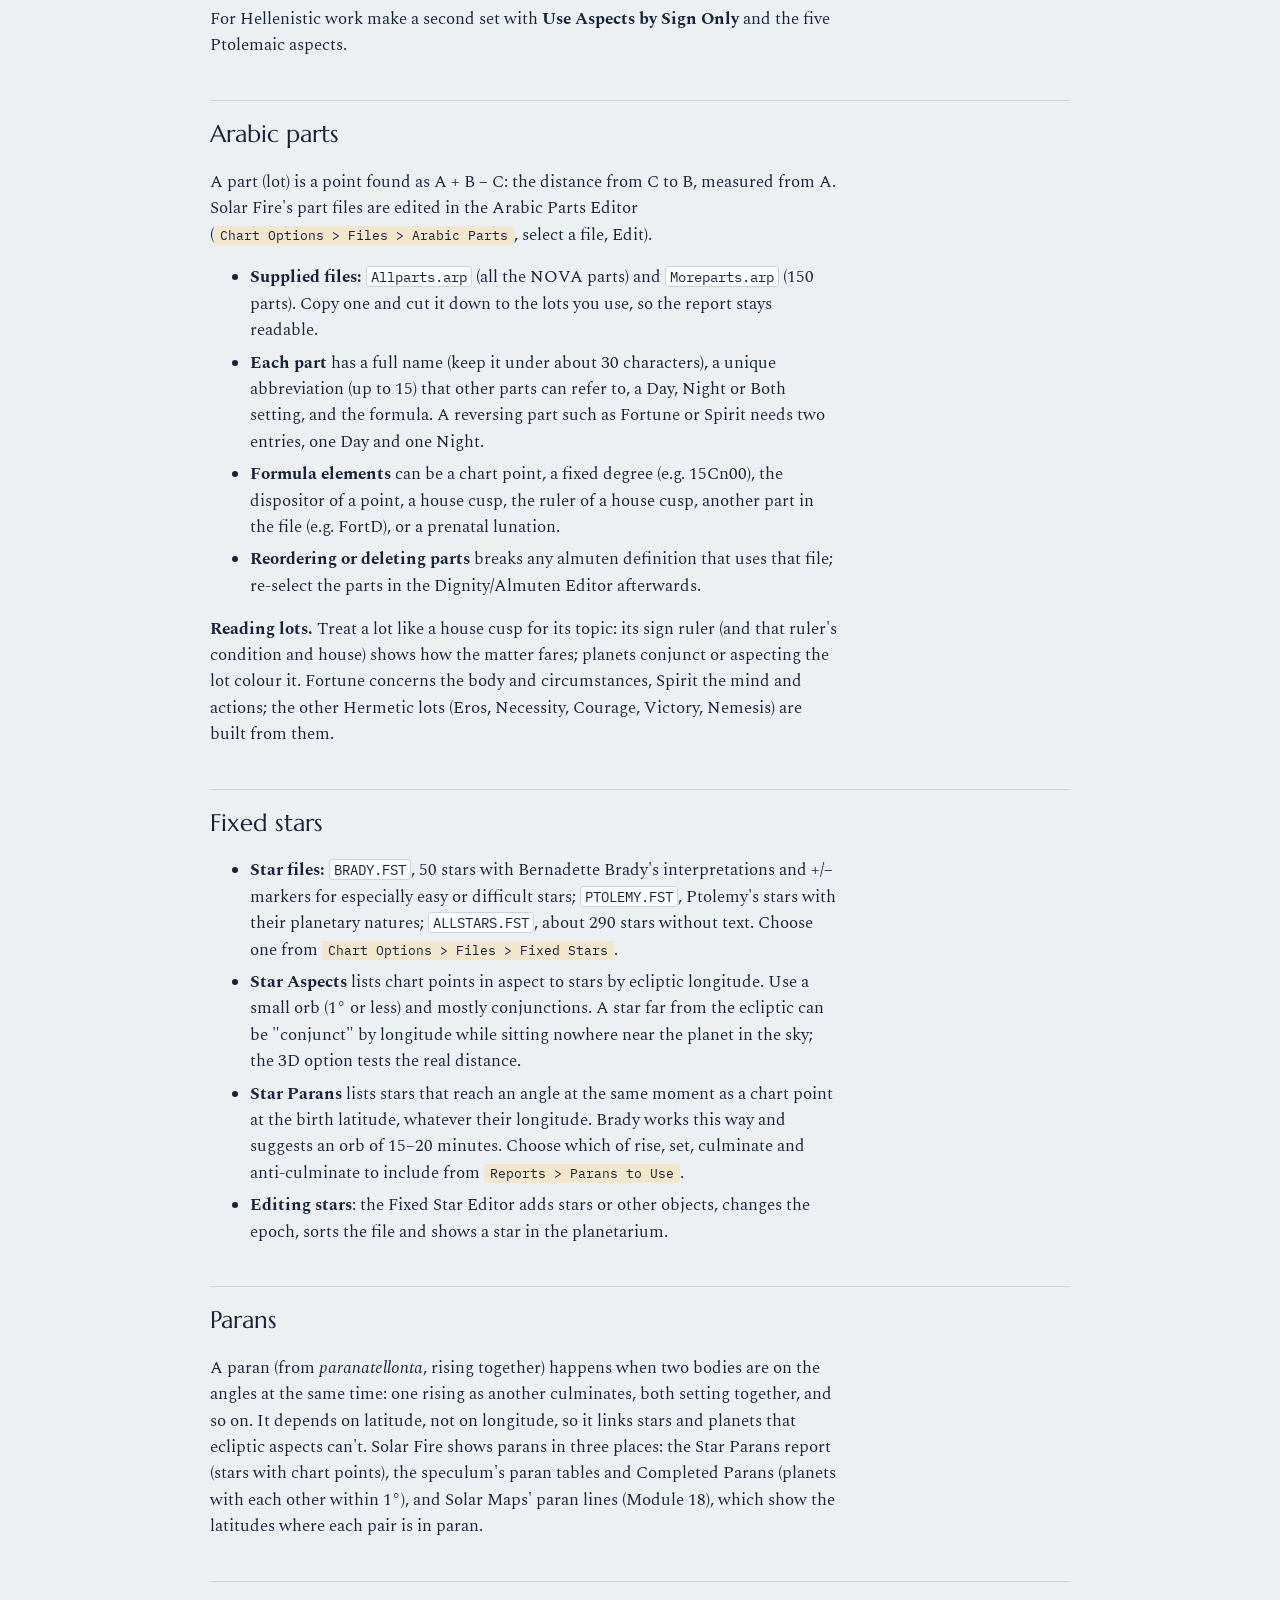
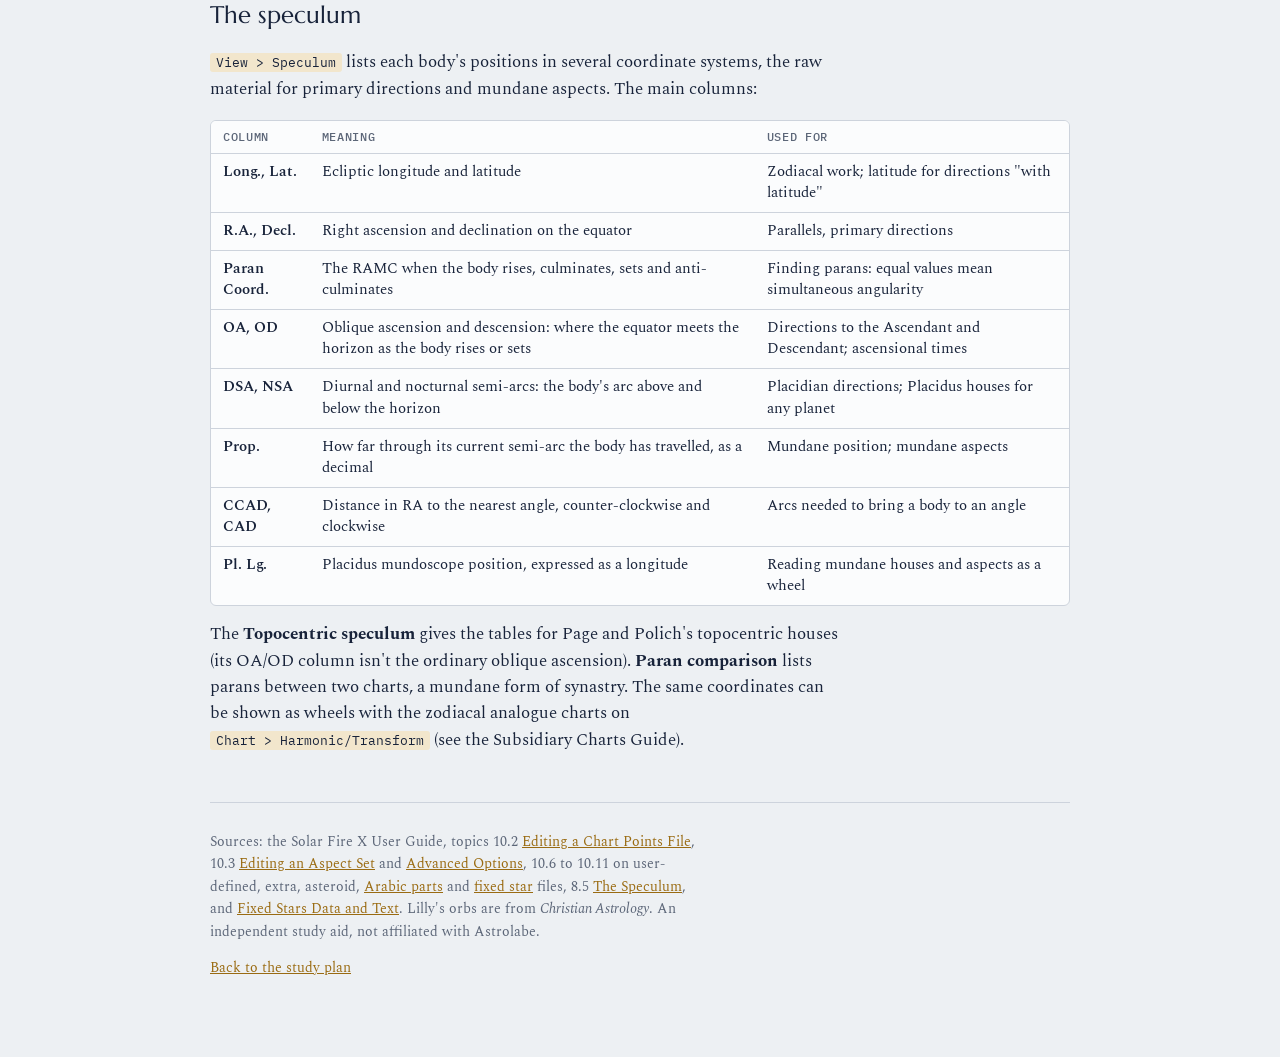
<file: guides/points-aspects-lots-stars.html>
<!doctype html>
<html lang="en">
<head>
<meta charset="utf-8">
<meta name="viewport" content="width=device-width,initial-scale=1,viewport-fit=cover">
<meta name="description" content="Chart points, aspect sets and orbs, Arabic parts, fixed stars, parans and the speculum in Solar Fire X: what each file and option controls and how to set it up for traditional work. A companion to Modules 5, 12 and 13 of the Solar Fire X Study Plan.">
<meta property="og:title" content="Solar Fire X Points, Aspects, Lots and Stars Guide">
<meta property="og:description" content="Chart points, aspect sets and orbs, Arabic parts, fixed stars, parans and the speculum in Solar Fire X.">
<meta property="og:image" content="https://aamanlamba.github.io/solar-fire-x-study/og-image.png">
<title>Points, Aspects and Stars Guide</title>
<link rel="preconnect" href="https://fonts.googleapis.com">
<link rel="stylesheet" href="https://fonts.googleapis.com/css2?family=Marcellus&family=Spectral:ital,wght@0,400;0,500;0,600;1,400&family=IBM+Plex+Mono:wght@400;500&display=swap">
<link rel="stylesheet" href="guide.css">
</head>
<body>
<main>
<a class="back" href="../#m5">← Solar Fire X Study Plan</a>
<p class="kicker">Companion to Modules 5, 12 and 13</p>
<h1>Points, Aspects, Lots and Stars Guide</h1>
<p class="lede">What each point file, aspect option, Arabic parts file, star file and speculum table in Solar Fire X controls, and how to set them up for traditional work.</p>
<nav class="toc" aria-label="Sections">
<a href="#quick-reference">Quick reference</a>
<a href="#points">Point files</a>
<a href="#calc">Calculated points</a>
<a href="#aspects">Aspect sets and orbs</a>
<a href="#traditional">A traditional aspect set</a>
<a href="#lots">Arabic parts</a>
<a href="#stars">Fixed stars</a>
<a href="#parans">Parans</a>
<a href="#speculum">The speculum</a>
</nav>

<h2 id="quick-reference">Quick reference</h2>
<p>Point and aspect files are chosen and edited from the <span class="menu">Chart Options</span> menu through the File Manager (select a file, then Edit). Each is a named set you can copy and change.</p>
<label class="filter">Filter <input id="q" type="search" placeholder="e.g. orb, parans, Fortune" autocomplete="off"></label>
<div class="tablewrap">
<table id="ref">
<thead><tr><th>Item</th><th>Where</th><th>What it controls</th><th>Use it for</th></tr></thead>
<tbody>
<tr class="grp"><td colspan="4">Point files</td></tr>
<tr><td>Displayed Points</td><td>Chart Options</td><td>Which of the 36 standard points appear in wheels, grids and reports</td><td>A seven-planet set for traditional charts</td></tr>
<tr><td>Displayed Transiting Points</td><td>Chart Options</td><td>Points shown for transits in wheels and reports</td><td>Keeping transit rings uncluttered</td></tr>
<tr><td>Aspected Points</td><td>Chart Options</td><td>Points that get aspect lines in wheels</td><td>Showing the angles without drawing aspects to them</td></tr>
<tr><td>Displayed User-Defined Points</td><td>Chart Options</td><td>Up to 50 extra points in the main ring: midpoints, fixed degrees, stars, parts, asteroids</td><td>Putting the Lot of Spirit or a star in the wheel itself</td></tr>
<tr><td>Extra Ring Points</td><td>Chart Options</td><td>Points shown in a separate ring (needs a wheel style with an extra ring)</td><td>Parts, stars, eclipses, prenatal lunations</td></tr>
<tr><td>Radix / Transiting / Progressing Points</td><td>Dynamic Report Selection</td><td>Which points a dynamic report uses on each side</td><td>Outer planets only for long reports</td></tr>
<tr><td>Extra transiting, progressing, radix points</td><td>Dynamic Report Selection</td><td>Midpoints, stars, asteroids, extra bodies; radix extras also take parts, fixed degrees and house cusps</td><td>Transits to the Lot of Fortune or to cusps</td></tr>
<tr class="grp"><td colspan="4">Calculation settings</td></tr>
<tr><td>Lunar node</td><td>Preferences &gt; Calculations</td><td>True or mean node</td><td>Mean is the older convention</td></tr>
<tr><td>Black Moon</td><td>Preferences &gt; Calculations</td><td>True (osculating) or mean lunar apogee</td><td>Black Moon Lilith</td></tr>
<tr><td>Part of Fortune</td><td>Preferences &gt; Calculations</td><td>Day/night reversal or fixed day formula, for wheels and reports</td><td>Choose Different Day/Night</td></tr>
<tr class="grp"><td colspan="4">Aspects</td></tr>
<tr><td>Aspect Set</td><td>Chart Options</td><td>Which aspects are on, with natal, progressed and transit orbs, luminary and other, applying and separating</td><td>Ptolemaic aspects with traditional orbs</td></tr>
<tr><td>Advanced aspect options</td><td>Aspect set editor &gt; Advanced</td><td>Orb ratios per planet, aspects by sign, sign as well as orb, 3D aspects, moieties, one-way orbs, your own aspects</td><td>Moiety orbs; whole-sign aspects</td></tr>
<tr class="grp"><td colspan="4">Lots</td></tr>
<tr><td>Arabic Parts file</td><td>Chart Options &gt; Files</td><td>A list of parts defined as A + B − C, with day and night versions</td><td>The Arabic Parts report; almuten summation</td></tr>
<tr><td>Arabic Parts report</td><td>Reports &gt; Current Chart</td><td>Every part in the current file with its position and aspects to chart points</td><td>Checking lots against planets</td></tr>
<tr class="grp"><td colspan="4">Stars</td></tr>
<tr><td>Fixed Stars file</td><td>Chart Options &gt; Files</td><td>The stars used in reports, page objects and the planetarium</td><td>Brady's 50 stars, Ptolemy's, or about 290</td></tr>
<tr><td>Star Aspects report</td><td>Reports &gt; Current Chart</td><td>Aspects from chart points to stars, by longitude (or 3D)</td><td>Star conjunctions</td></tr>
<tr><td>Star Parans report</td><td>Reports &gt; Current Chart</td><td>Stars rising, setting or culminating with chart points at the birth latitude</td><td>Brady's paran method</td></tr>
<tr><td>Parans to Use</td><td>Reports menu</td><td>Which of the four paran types the report includes</td><td>Limiting to rise and set</td></tr>
<tr><td>Paran display</td><td>Preferences &gt; Misc</td><td>Show paran times as local clock time, LST angle or LST time</td><td>Clock times to observe them</td></tr>
<tr class="grp"><td colspan="4">In mundo</td></tr>
<tr><td>Speculum</td><td>View &gt; Speculum</td><td>Full coordinate tables, paran tables, completed parans, topocentric speculum, paran synastry</td><td>Primary directions and mundane aspects</td></tr>
<tr><td>Rise/Set Times</td><td>Tabulation</td><td>Rise, culmination, set and anti-culmination of each point</td><td>Quick paran values</td></tr>
<tr><td>Declinations</td><td>Tabulation</td><td>Declination, longitude and longitude equivalent of each point</td><td>Parallels and out-of-bounds planets</td></tr>
</tbody>
</table>
</div>

<h2 id="points">Point files</h2>
<p>Solar Fire separates <em>which points appear</em> from <em>which points get aspects</em> and from <em>which points dynamic reports use</em>, each in its own named file. That lets you show the angles without drawing aspects to them, or run transits from the outer planets only.</p>
<ul>
<li><strong>Displayed Points</strong> is the main switch: the standard 36 points (planets, nodes, angles, Vertex, Fortune, main asteroids, Chiron, Black Moon and the transneptunians). Edit a copy: in the Chart Point Selection dialog, click a point to move it between Selected and Unselected; the Quick Select frame switches whole groups (Planets, Asteroids, TransNeps, Others) on or off.</li>
<li><strong>Aspected Points</strong> can be smaller than Displayed Points. A common traditional choice: aspect lines between the seven planets only, with the angles, nodes and Fortune displayed but not aspected.</li>
<li><strong>User-Defined Points</strong> put up to 50 extra points into the main ring: midpoints, fixed degrees, stars, parts, asteroids, extra bodies. Choose <code>None.ptu</code> to remove them. <strong>Extra Ring Points</strong> take the same kinds of point plus prior lunations, eclipses and planetary nodes, in a ring of their own; only wheel styles built with an extra ring show it.</li>
<li><strong>Dynamic point files</strong> are chosen in the Dynamic Report Selection dialog (Module 9): Radix, Transiting and Progressing points, plus Extra points for each. Keep extra sets to about 50 points or the report becomes unreadable.</li>
</ul>

<h2 id="calc">Calculated points</h2>
<ul>
<li><strong>Part of Fortune.</strong> <em>Different Day/Night</em> uses Ascendant + Moon − Sun by day and Ascendant + Sun − Moon by night, the ancient rule. <em>Fixed Formula</em> uses the day formula always, as older software did. This setting governs wheels and reports; the Arabic Parts report follows its own file instead.</li>
<li><strong>Lunar node.</strong> True node is the actual node; mean node smooths out the wobble. Traditional texts were computed with the mean node.</li>
<li><strong>Black Moon.</strong> The lunar apogee, true or mean. It isn't the asteroid Lilith or the hypothetical Dark Moon; the FAQ "How do I display all three Liliths?" explains adding those.</li>
</ul>

<h2 id="aspects">Aspect sets and orbs</h2>
<p>An aspect set holds every aspect Solar Fire knows, each switched on (+) or off, with its orbs. Edit a copy from <span class="menu">Chart Options &gt; Aspect Set</span>, then Edit. Double-click an aspect, or use Restore and Remove, to switch it.</p>
<h3>Orbs</h3>
<ul>
<li><strong>Natal</strong> orbs apply to charts and reports other than progressions and dynamic reports. <strong>Progressed</strong> orbs apply to progressed charts. <strong>Transit</strong> orbs set when a dynamic report says a contact is entering or leaving.</li>
<li>Each can differ for <strong>luminaries</strong> (when the Sun or Moon is one of the pair) and <strong>other</strong> points, and for <strong>applying</strong> and <strong>separating</strong>.</li>
<li>Applying and separating are worked out from both planets' motion; an angle (Ascendant, MC, Vertex, Equatorial Ascendant) counts as stationary. Between two charts the second chart is held still: the inner wheel of a biwheel, the chart across a synastry grid, the first chart in a synastry report.</li>
</ul>
<h3>Advanced options</h3>
<p>Click <strong>Advanced</strong> in the editor. It stays on while any advanced option is in use, so you can tell at a glance.</p>
<div class="tablewrap">
<table>
<thead><tr><th>Option</th><th>What it does</th><th>Traditional use</th></tr></thead>
<tbody>
<tr><td>Use Luminary/Other Orbs</td><td>The standard: one set of orbs for the lights, one for the rest</td><td>Simple modern practice</td></tr>
<tr><td>Use Planet Orb Ratios</td><td>A base orb per aspect, multiplied by each planet's ratio</td><td>The base for planetary orbs</td></tr>
<tr><td>Use Moieties</td><td>With orb ratios: the orb is half of each planet's orb added together</td><td>Lilly's and the medieval moieties</td></tr>
<tr><td>Unidirectional Orbs</td><td>The orb depends on which planet is doing the aspecting (a 12° Sun reaches a 6° planet 9° away, but not the other way)</td><td>Experiment</td></tr>
<tr><td>Use Aspects by Sign Only</td><td>No orbs: planets aspect by sign alone (only the first nine aspects work)</td><td>Hellenistic whole-sign aspects</td></tr>
<tr><td>Use Sign as well as Orb</td><td>An aspect in orb also has to be in the right signs, so out-of-sign aspects are dropped</td><td>The usual medieval rule</td></tr>
<tr><td>Use 3D Aspects (True Body)</td><td>Measures the real angle between bodies, latitude included</td><td>Stars and Pluto; experimental</td></tr>
<tr><td>User-defined aspects</td><td>Add your own aspect name, angle and glyph</td><td>Any aspect not in the list</td></tr>
</tbody>
</table>
</div>

<h2 id="traditional">A traditional aspect set</h2>
<ol>
<li>Copy an aspect set (Chart Options &gt; Aspect Set, select one, Save As) and name it, say, "Ptolemaic moieties".</li>
<li>Switch off everything but conjunction, sextile, square, trine and opposition.</li>
<li>Click Advanced, choose <strong>Use Planet Orb Ratios</strong>, tick <strong>Use Moieties</strong> and <strong>Use Sign as well as Orb</strong>.</li>
<li>Set the base orb for each aspect and give each planet a ratio that yields its orb. Lilly's orbs (whole orbs, before halving) are about: Sun 17°, Moon 12½°, Saturn 10°, Jupiter 12°, Mars 7½°, Venus 7–8°, Mercury 7°.</li>
<li>Save, select the set, and check a chart: the Sun and Saturn should then be in aspect within 13½° (8½ + 5).</li>
</ol>
<p>For Hellenistic work make a second set with <strong>Use Aspects by Sign Only</strong> and the five Ptolemaic aspects.</p>

<h2 id="lots">Arabic parts</h2>
<p>A part (lot) is a point found as A + B − C: the distance from C to B, measured from A. Solar Fire's part files are edited in the Arabic Parts Editor (<span class="menu">Chart Options &gt; Files &gt; Arabic Parts</span>, select a file, Edit).</p>
<ul>
<li><strong>Supplied files:</strong> <code>Allparts.arp</code> (all the NOVA parts) and <code>Moreparts.arp</code> (150 parts). Copy one and cut it down to the lots you use, so the report stays readable.</li>
<li><strong>Each part</strong> has a full name (keep it under about 30 characters), a unique abbreviation (up to 15) that other parts can refer to, a Day, Night or Both setting, and the formula. A reversing part such as Fortune or Spirit needs two entries, one Day and one Night.</li>
<li><strong>Formula elements</strong> can be a chart point, a fixed degree (e.g. 15Cn00), the dispositor of a point, a house cusp, the ruler of a house cusp, another part in the file (e.g. FortD), or a prenatal lunation.</li>
<li><strong>Reordering or deleting parts</strong> breaks any almuten definition that uses that file; re-select the parts in the Dignity/Almuten Editor afterwards.</li>
</ul>
<p><strong>Reading lots.</strong> Treat a lot like a house cusp for its topic: its sign ruler (and that ruler's condition and house) shows how the matter fares; planets conjunct or aspecting the lot colour it. Fortune concerns the body and circumstances, Spirit the mind and actions; the other Hermetic lots (Eros, Necessity, Courage, Victory, Nemesis) are built from them.</p>

<h2 id="stars">Fixed stars</h2>
<ul>
<li><strong>Star files:</strong> <code>BRADY.FST</code>, 50 stars with Bernadette Brady's interpretations and +/− markers for especially easy or difficult stars; <code>PTOLEMY.FST</code>, Ptolemy's stars with their planetary natures; <code>ALLSTARS.FST</code>, about 290 stars without text. Choose one from <span class="menu">Chart Options &gt; Files &gt; Fixed Stars</span>.</li>
<li><strong>Star Aspects</strong> lists chart points in aspect to stars by ecliptic longitude. Use a small orb (1° or less) and mostly conjunctions. A star far from the ecliptic can be "conjunct" by longitude while sitting nowhere near the planet in the sky; the 3D option tests the real distance.</li>
<li><strong>Star Parans</strong> lists stars that reach an angle at the same moment as a chart point at the birth latitude, whatever their longitude. Brady works this way and suggests an orb of 15–20 minutes. Choose which of rise, set, culminate and anti-culminate to include from <span class="menu">Reports &gt; Parans to Use</span>.</li>
<li><strong>Editing stars</strong>: the Fixed Star Editor adds stars or other objects, changes the epoch, sorts the file and shows a star in the planetarium.</li>
</ul>

<h2 id="parans">Parans</h2>
<p>A paran (from <em>paranatellonta</em>, rising together) happens when two bodies are on the angles at the same time: one rising as another culminates, both setting together, and so on. It depends on latitude, not on longitude, so it links stars and planets that ecliptic aspects can't. Solar Fire shows parans in three places: the Star Parans report (stars with chart points), the speculum's paran tables and Completed Parans (planets with each other within 1°), and Solar Maps' paran lines (Module 18), which show the latitudes where each pair is in paran.</p>

<h2 id="speculum">The speculum</h2>
<p><span class="menu">View &gt; Speculum</span> lists each body's positions in several coordinate systems, the raw material for primary directions and mundane aspects. The main columns:</p>
<div class="tablewrap">
<table>
<thead><tr><th>Column</th><th>Meaning</th><th>Used for</th></tr></thead>
<tbody>
<tr><td>Long., Lat.</td><td>Ecliptic longitude and latitude</td><td>Zodiacal work; latitude for directions "with latitude"</td></tr>
<tr><td>R.A., Decl.</td><td>Right ascension and declination on the equator</td><td>Parallels, primary directions</td></tr>
<tr><td>Paran Coord.</td><td>The RAMC when the body rises, culminates, sets and anti-culminates</td><td>Finding parans: equal values mean simultaneous angularity</td></tr>
<tr><td>OA, OD</td><td>Oblique ascension and descension: where the equator meets the horizon as the body rises or sets</td><td>Directions to the Ascendant and Descendant; ascensional times</td></tr>
<tr><td>DSA, NSA</td><td>Diurnal and nocturnal semi-arcs: the body's arc above and below the horizon</td><td>Placidian directions; Placidus houses for any planet</td></tr>
<tr><td>Prop.</td><td>How far through its current semi-arc the body has travelled, as a decimal</td><td>Mundane position; mundane aspects</td></tr>
<tr><td>CCAD, CAD</td><td>Distance in RA to the nearest angle, counter-clockwise and clockwise</td><td>Arcs needed to bring a body to an angle</td></tr>
<tr><td>Pl. Lg.</td><td>Placidus mundoscope position, expressed as a longitude</td><td>Reading mundane houses and aspects as a wheel</td></tr>
</tbody>
</table>
</div>
<p>The <strong>Topocentric speculum</strong> gives the tables for Page and Polich's topocentric houses (its OA/OD column isn't the ordinary oblique ascension). <strong>Paran comparison</strong> lists parans between two charts, a mundane form of synastry. The same coordinates can be shown as wheels with the zodiacal analogue charts on <span class="menu">Chart &gt; Harmonic/Transform</span> (see the Subsidiary Charts Guide).</p>

<footer>
<p>Sources: the Solar Fire X User Guide, topics 10.2 <a href="https://alabe.com/SFXManual/editing_a_chart_points_file.html">Editing a Chart Points File</a>, 10.3 <a href="https://alabe.com/SFXManual/editing_an_aspect_set.html">Editing an Aspect Set</a> and <a href="https://alabe.com/SFXManual/selecting_advanced_options.html">Advanced Options</a>, 10.6 to 10.11 on user-defined, extra, asteroid, <a href="https://alabe.com/SFXManual/editing_an_arabic_parts_file.html">Arabic parts</a> and <a href="https://alabe.com/SFXManual/editing_a_fixed_stars_file.html">fixed star</a> files, 8.5 <a href="https://alabe.com/SFXManual/the-speculum.html">The Speculum</a>, and <a href="https://alabe.com/SFXManual/fixed_stars_data_and_text.html">Fixed Stars Data and Text</a>. Lilly's orbs are from <em>Christian Astrology</em>. An independent study aid, not affiliated with Astrolabe.</p>
<p><a href="../">Back to the study plan</a></p>
</footer>
</main>
<script src="guide.js"></script>
</body>
</html>
</file>
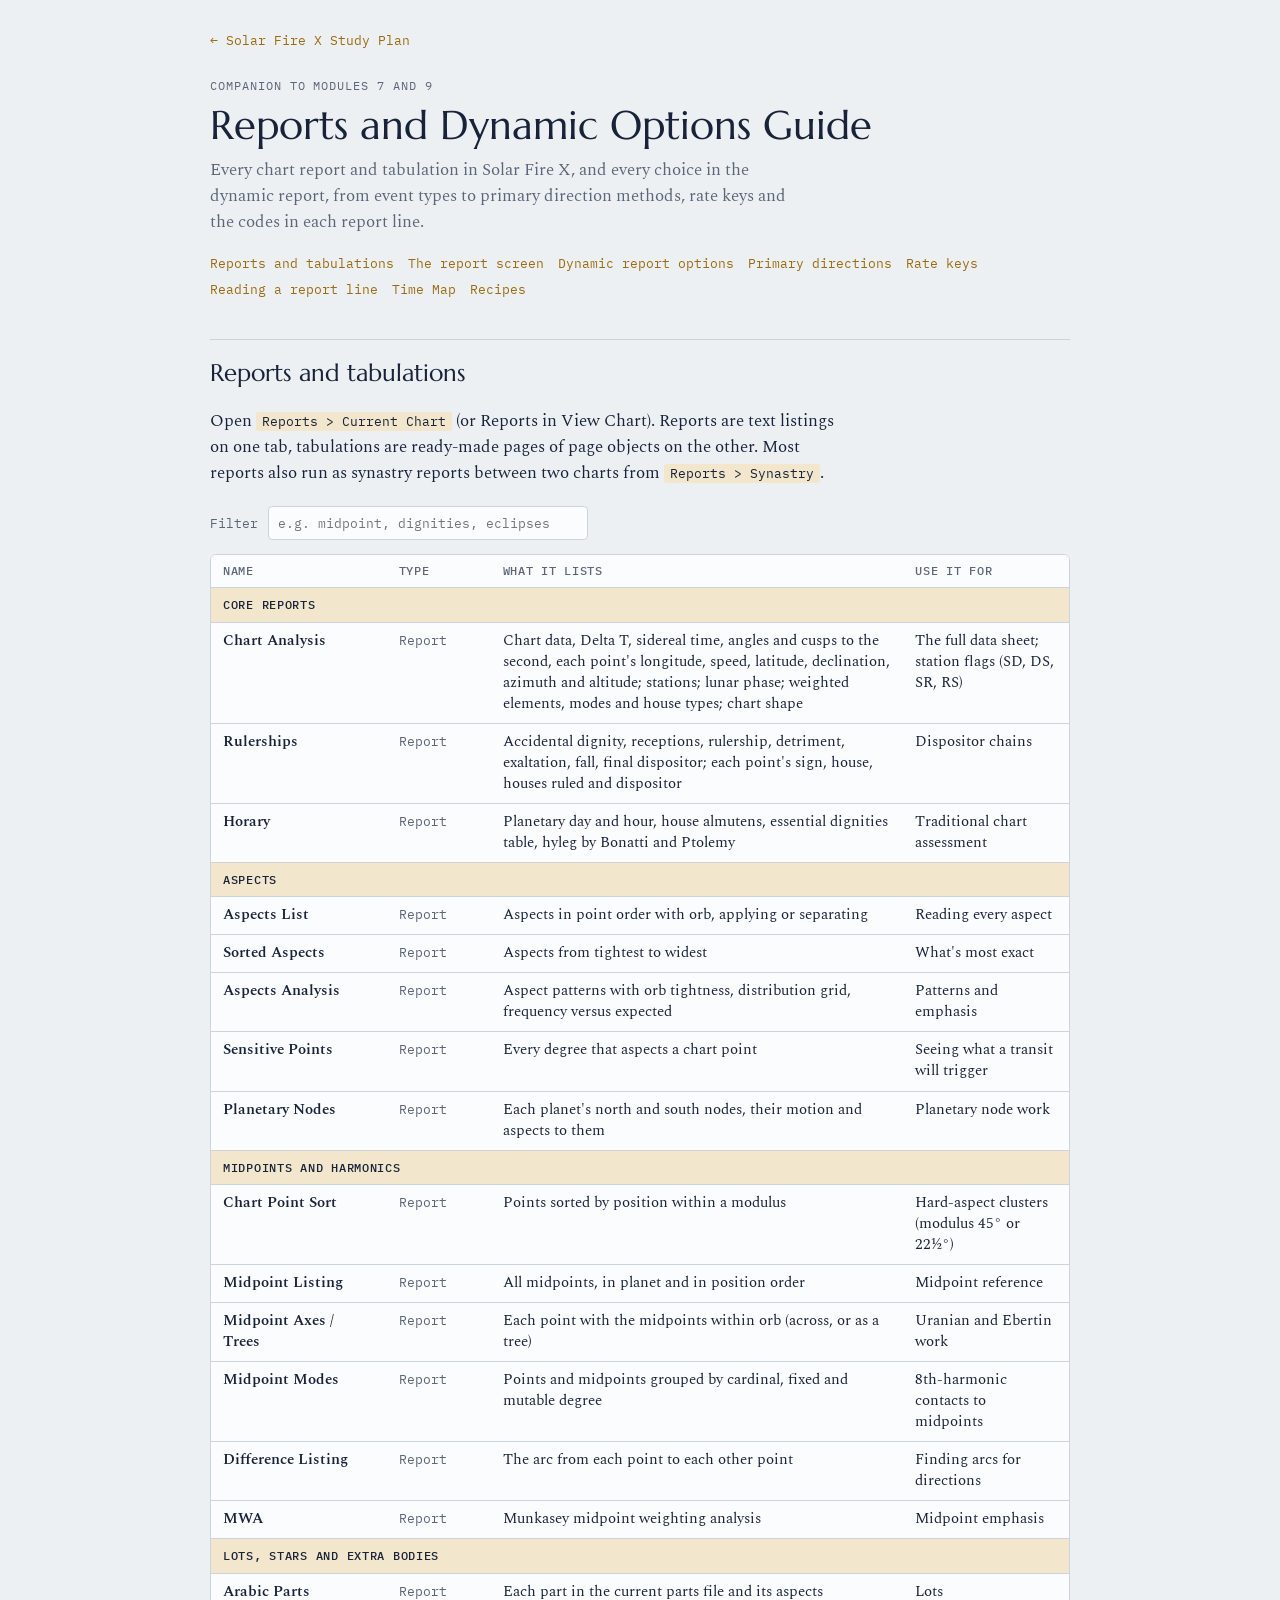
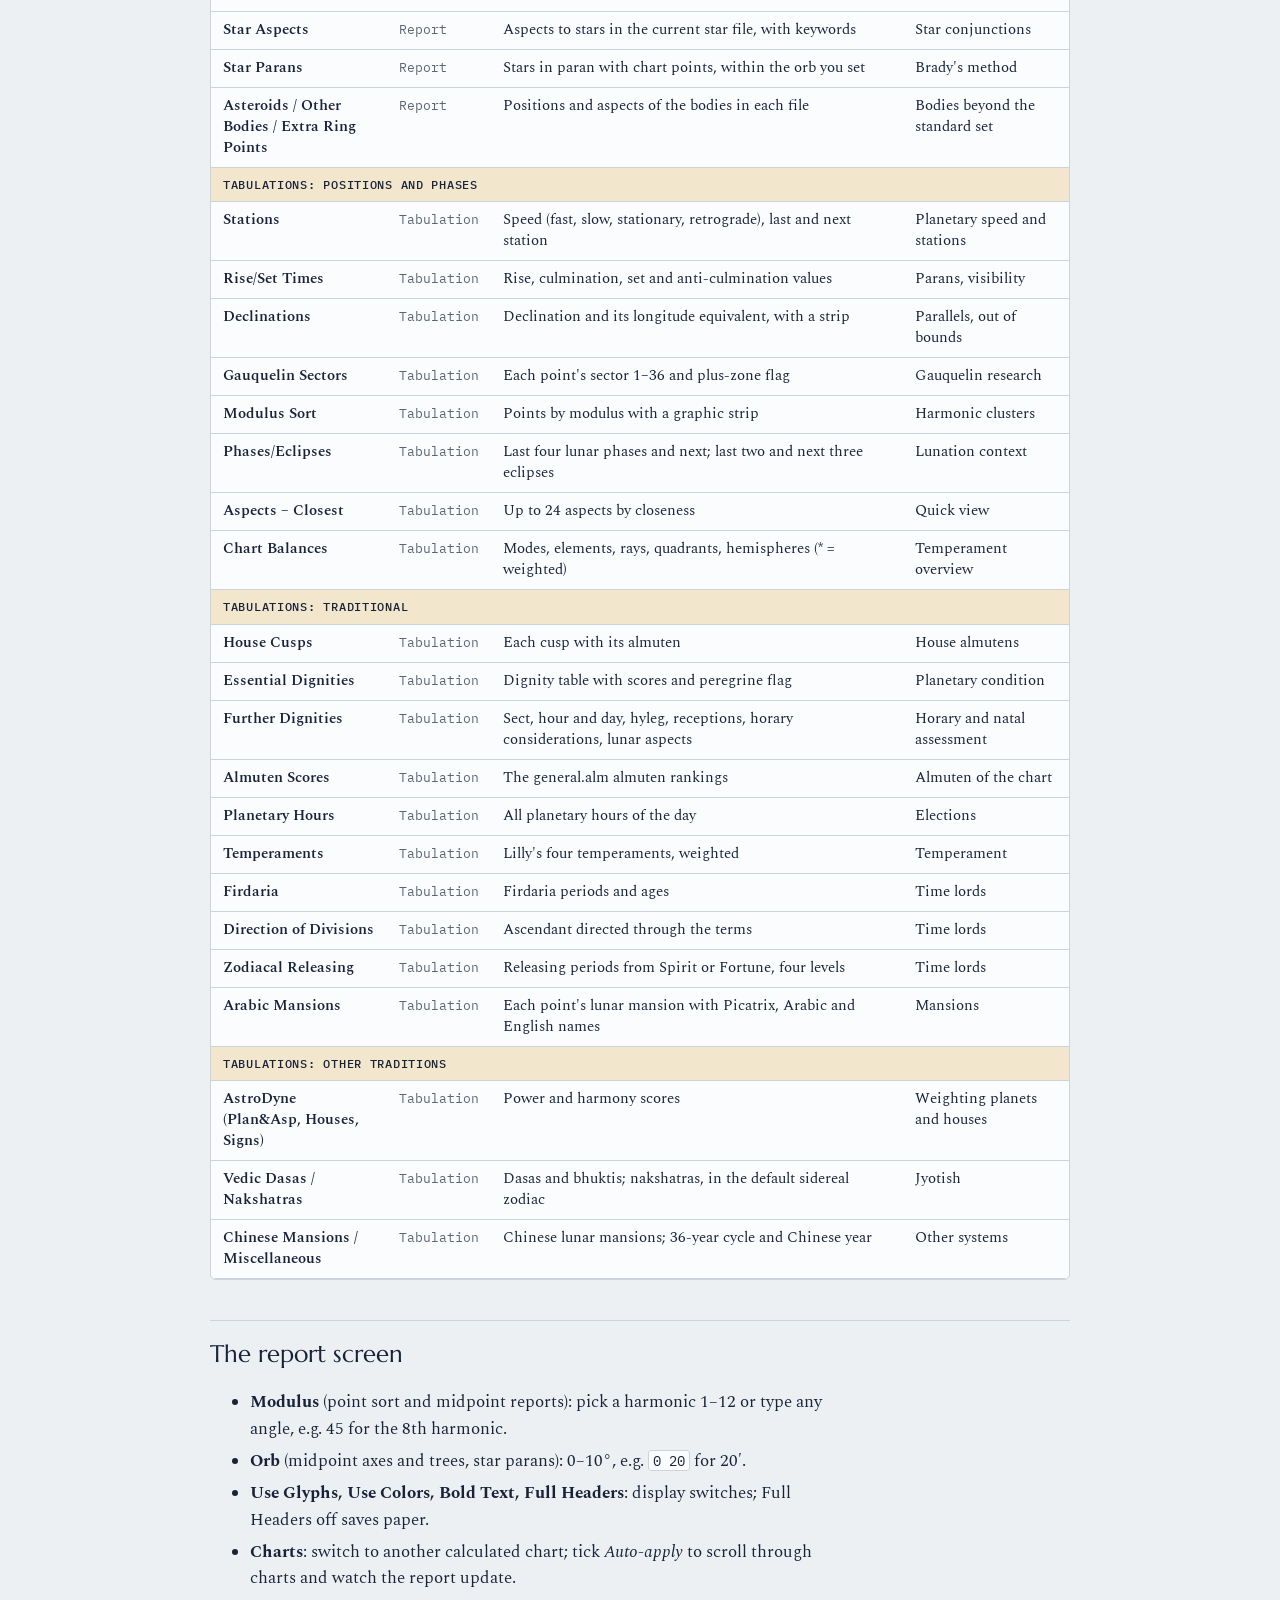
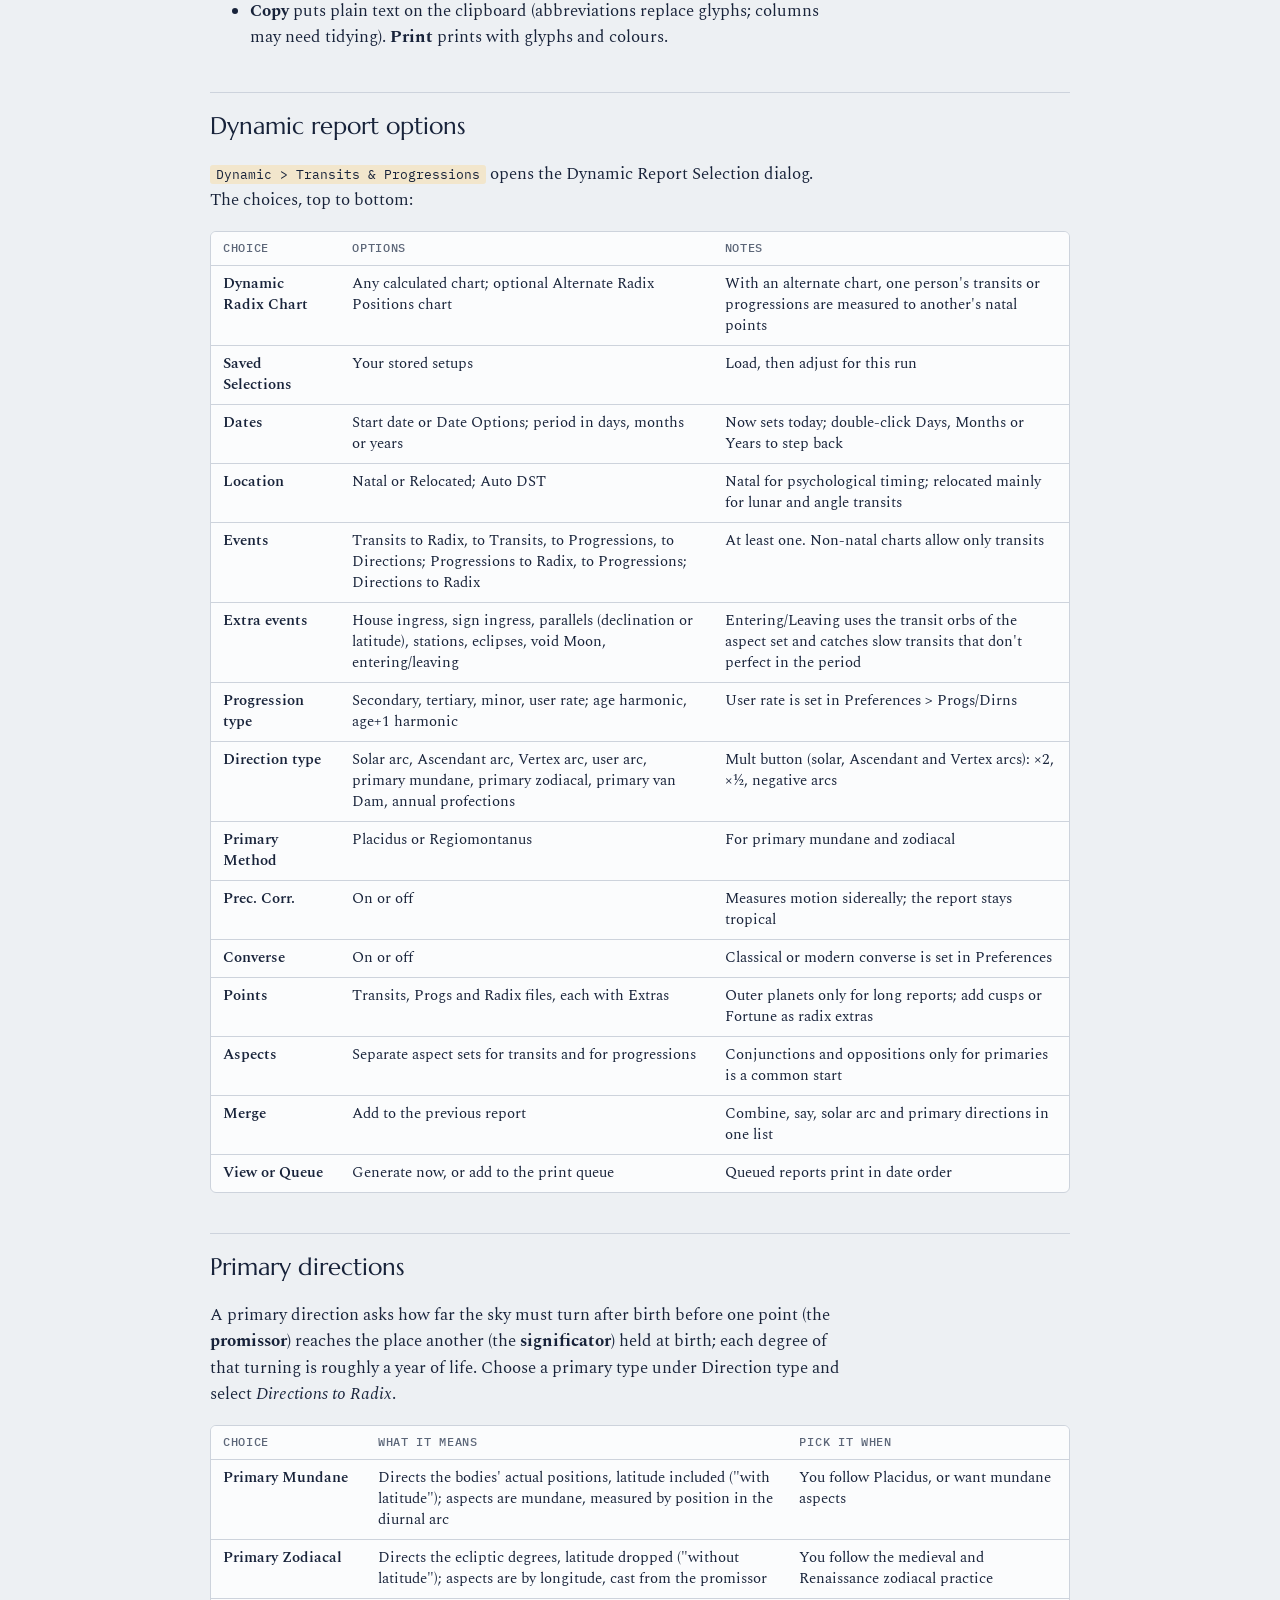
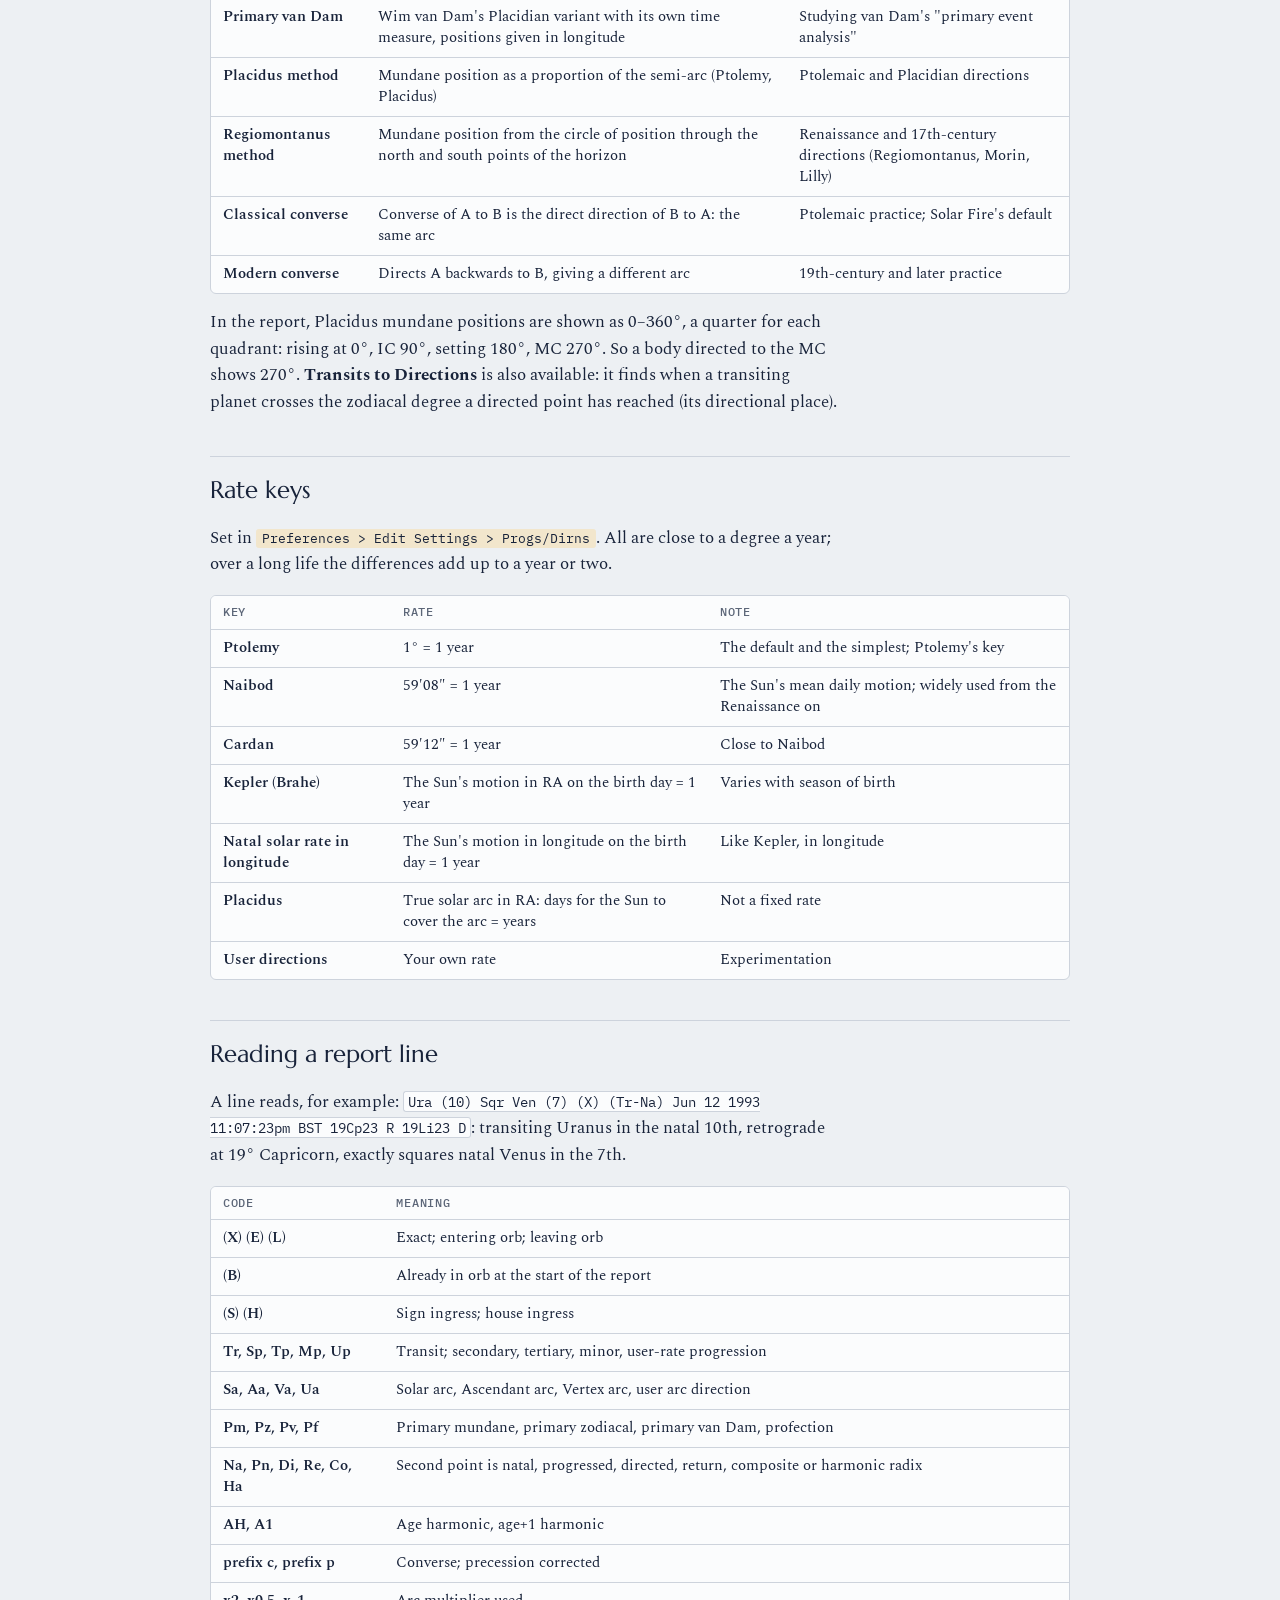
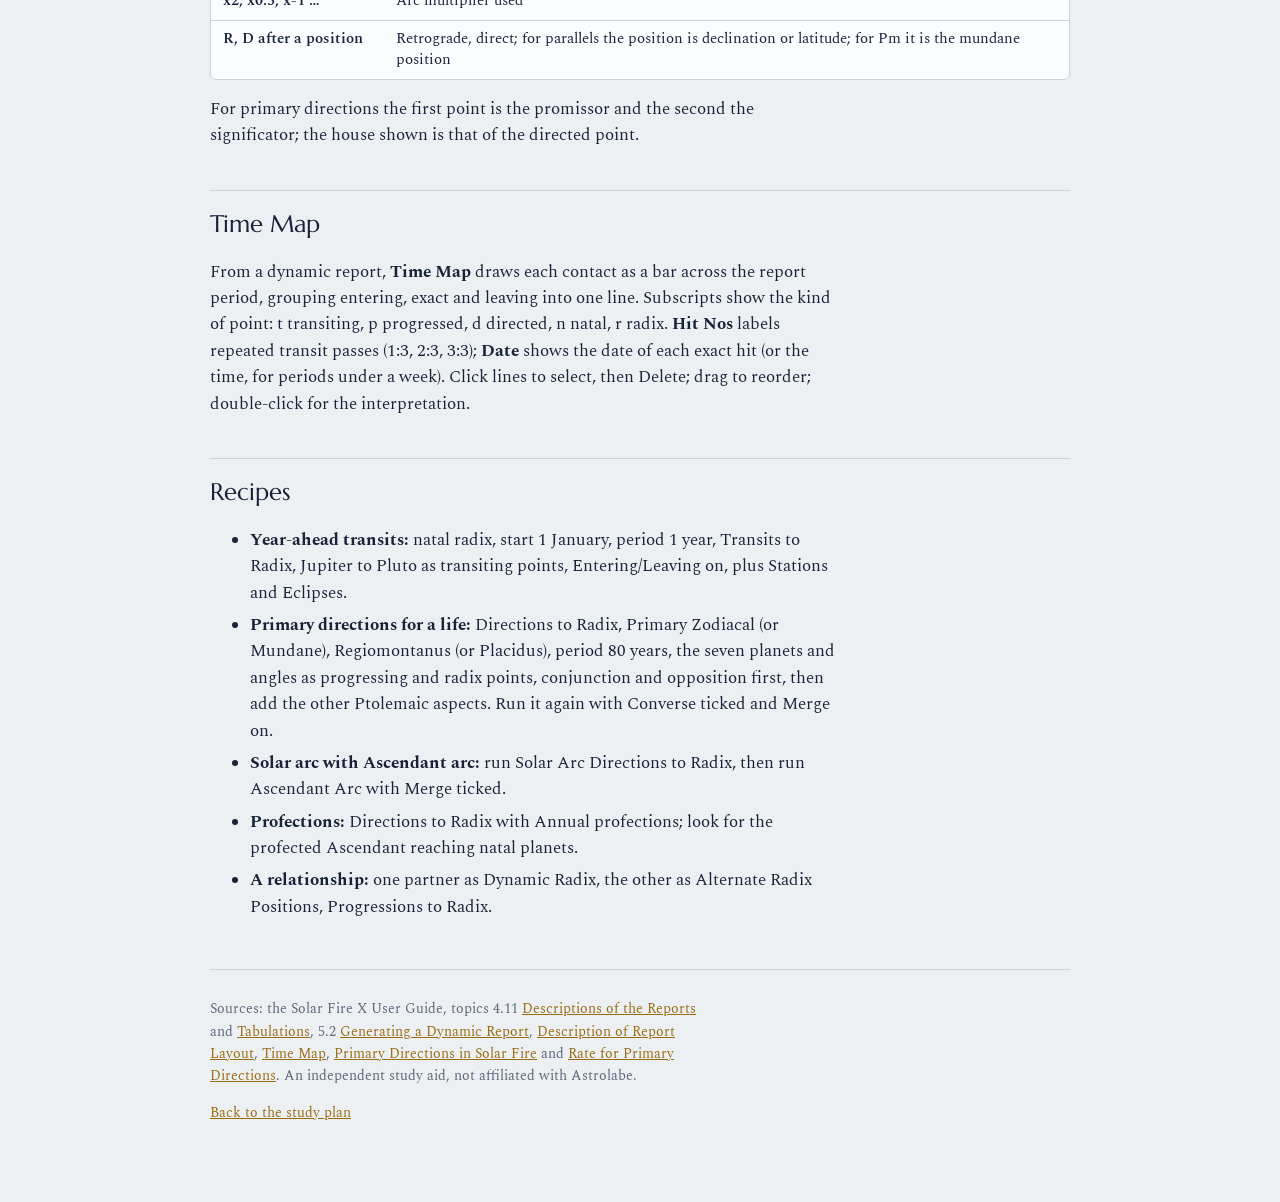
<file: guides/reports-dynamic.html>
<!doctype html>
<html lang="en">
<head>
<meta charset="utf-8">
<meta name="viewport" content="width=device-width,initial-scale=1,viewport-fit=cover">
<meta name="description" content="Every chart report and tabulation in Solar Fire X, and every option in the dynamic report: event types, progressions, directions, primary direction methods and rate keys, report codes and the Time Map. A companion to Modules 7 and 9 of the Solar Fire X Study Plan.">
<meta property="og:title" content="Solar Fire X Reports and Dynamic Options Guide">
<meta property="og:description" content="Every chart report and tabulation, and every dynamic report option including primary directions and rate keys.">
<meta property="og:image" content="https://aamanlamba.github.io/solar-fire-x-study/og-image.png">
<title>Reports and Dynamic Guide</title>
<link rel="preconnect" href="https://fonts.googleapis.com">
<link rel="stylesheet" href="https://fonts.googleapis.com/css2?family=Marcellus&family=Spectral:ital,wght@0,400;0,500;0,600;1,400&family=IBM+Plex+Mono:wght@400;500&display=swap">
<link rel="stylesheet" href="guide.css">
</head>
<body>
<main>
<a class="back" href="../#m7">← Solar Fire X Study Plan</a>
<p class="kicker">Companion to Modules 7 and 9</p>
<h1>Reports and Dynamic Options Guide</h1>
<p class="lede">Every chart report and tabulation in Solar Fire X, and every choice in the dynamic report, from event types to primary direction methods, rate keys and the codes in each report line.</p>
<nav class="toc" aria-label="Sections">
<a href="#quick-reference">Reports and tabulations</a>
<a href="#report-screen">The report screen</a>
<a href="#dynamic">Dynamic report options</a>
<a href="#primaries">Primary directions</a>
<a href="#rate-keys">Rate keys</a>
<a href="#codes">Reading a report line</a>
<a href="#timemap">Time Map</a>
<a href="#recipes">Recipes</a>
</nav>

<h2 id="quick-reference">Reports and tabulations</h2>
<p>Open <span class="menu">Reports &gt; Current Chart</span> (or Reports in View Chart). Reports are text listings on one tab, tabulations are ready-made pages of page objects on the other. Most reports also run as synastry reports between two charts from <span class="menu">Reports &gt; Synastry</span>.</p>
<label class="filter">Filter <input id="q" type="search" placeholder="e.g. midpoint, dignities, eclipses" autocomplete="off"></label>
<div class="tablewrap">
<table id="ref">
<thead><tr><th>Name</th><th>Type</th><th>What it lists</th><th>Use it for</th></tr></thead>
<tbody>
<tr class="grp"><td colspan="4">Core reports</td></tr>
<tr><td>Chart Analysis</td><td>Report</td><td>Chart data, Delta T, sidereal time, angles and cusps to the second, each point's longitude, speed, latitude, declination, azimuth and altitude; stations; lunar phase; weighted elements, modes and house types; chart shape</td><td>The full data sheet; station flags (SD, DS, SR, RS)</td></tr>
<tr><td>Rulerships</td><td>Report</td><td>Accidental dignity, receptions, rulership, detriment, exaltation, fall, final dispositor; each point's sign, house, houses ruled and dispositor</td><td>Dispositor chains</td></tr>
<tr><td>Horary</td><td>Report</td><td>Planetary day and hour, house almutens, essential dignities table, hyleg by Bonatti and Ptolemy</td><td>Traditional chart assessment</td></tr>
<tr class="grp"><td colspan="4">Aspects</td></tr>
<tr><td>Aspects List</td><td>Report</td><td>Aspects in point order with orb, applying or separating</td><td>Reading every aspect</td></tr>
<tr><td>Sorted Aspects</td><td>Report</td><td>Aspects from tightest to widest</td><td>What's most exact</td></tr>
<tr><td>Aspects Analysis</td><td>Report</td><td>Aspect patterns with orb tightness, distribution grid, frequency versus expected</td><td>Patterns and emphasis</td></tr>
<tr><td>Sensitive Points</td><td>Report</td><td>Every degree that aspects a chart point</td><td>Seeing what a transit will trigger</td></tr>
<tr><td>Planetary Nodes</td><td>Report</td><td>Each planet's north and south nodes, their motion and aspects to them</td><td>Planetary node work</td></tr>
<tr class="grp"><td colspan="4">Midpoints and harmonics</td></tr>
<tr><td>Chart Point Sort</td><td>Report</td><td>Points sorted by position within a modulus</td><td>Hard-aspect clusters (modulus 45° or 22½°)</td></tr>
<tr><td>Midpoint Listing</td><td>Report</td><td>All midpoints, in planet and in position order</td><td>Midpoint reference</td></tr>
<tr><td>Midpoint Axes / Trees</td><td>Report</td><td>Each point with the midpoints within orb (across, or as a tree)</td><td>Uranian and Ebertin work</td></tr>
<tr><td>Midpoint Modes</td><td>Report</td><td>Points and midpoints grouped by cardinal, fixed and mutable degree</td><td>8th-harmonic contacts to midpoints</td></tr>
<tr><td>Difference Listing</td><td>Report</td><td>The arc from each point to each other point</td><td>Finding arcs for directions</td></tr>
<tr><td>MWA</td><td>Report</td><td>Munkasey midpoint weighting analysis</td><td>Midpoint emphasis</td></tr>
<tr class="grp"><td colspan="4">Lots, stars and extra bodies</td></tr>
<tr><td>Arabic Parts</td><td>Report</td><td>Each part in the current parts file and its aspects</td><td>Lots</td></tr>
<tr><td>Star Aspects</td><td>Report</td><td>Aspects to stars in the current star file, with keywords</td><td>Star conjunctions</td></tr>
<tr><td>Star Parans</td><td>Report</td><td>Stars in paran with chart points, within the orb you set</td><td>Brady's method</td></tr>
<tr><td>Asteroids / Other Bodies / Extra Ring Points</td><td>Report</td><td>Positions and aspects of the bodies in each file</td><td>Bodies beyond the standard set</td></tr>
<tr class="grp"><td colspan="4">Tabulations: positions and phases</td></tr>
<tr><td>Stations</td><td>Tabulation</td><td>Speed (fast, slow, stationary, retrograde), last and next station</td><td>Planetary speed and stations</td></tr>
<tr><td>Rise/Set Times</td><td>Tabulation</td><td>Rise, culmination, set and anti-culmination values</td><td>Parans, visibility</td></tr>
<tr><td>Declinations</td><td>Tabulation</td><td>Declination and its longitude equivalent, with a strip</td><td>Parallels, out of bounds</td></tr>
<tr><td>Gauquelin Sectors</td><td>Tabulation</td><td>Each point's sector 1–36 and plus-zone flag</td><td>Gauquelin research</td></tr>
<tr><td>Modulus Sort</td><td>Tabulation</td><td>Points by modulus with a graphic strip</td><td>Harmonic clusters</td></tr>
<tr><td>Phases/Eclipses</td><td>Tabulation</td><td>Last four lunar phases and next; last two and next three eclipses</td><td>Lunation context</td></tr>
<tr><td>Aspects – Closest</td><td>Tabulation</td><td>Up to 24 aspects by closeness</td><td>Quick view</td></tr>
<tr><td>Chart Balances</td><td>Tabulation</td><td>Modes, elements, rays, quadrants, hemispheres (* = weighted)</td><td>Temperament overview</td></tr>
<tr class="grp"><td colspan="4">Tabulations: traditional</td></tr>
<tr><td>House Cusps</td><td>Tabulation</td><td>Each cusp with its almuten</td><td>House almutens</td></tr>
<tr><td>Essential Dignities</td><td>Tabulation</td><td>Dignity table with scores and peregrine flag</td><td>Planetary condition</td></tr>
<tr><td>Further Dignities</td><td>Tabulation</td><td>Sect, hour and day, hyleg, receptions, horary considerations, lunar aspects</td><td>Horary and natal assessment</td></tr>
<tr><td>Almuten Scores</td><td>Tabulation</td><td>The general.alm almuten rankings</td><td>Almuten of the chart</td></tr>
<tr><td>Planetary Hours</td><td>Tabulation</td><td>All planetary hours of the day</td><td>Elections</td></tr>
<tr><td>Temperaments</td><td>Tabulation</td><td>Lilly's four temperaments, weighted</td><td>Temperament</td></tr>
<tr><td>Firdaria</td><td>Tabulation</td><td>Firdaria periods and ages</td><td>Time lords</td></tr>
<tr><td>Direction of Divisions</td><td>Tabulation</td><td>Ascendant directed through the terms</td><td>Time lords</td></tr>
<tr><td>Zodiacal Releasing</td><td>Tabulation</td><td>Releasing periods from Spirit or Fortune, four levels</td><td>Time lords</td></tr>
<tr><td>Arabic Mansions</td><td>Tabulation</td><td>Each point's lunar mansion with Picatrix, Arabic and English names</td><td>Mansions</td></tr>
<tr class="grp"><td colspan="4">Tabulations: other traditions</td></tr>
<tr><td>AstroDyne (Plan&amp;Asp, Houses, Signs)</td><td>Tabulation</td><td>Power and harmony scores</td><td>Weighting planets and houses</td></tr>
<tr><td>Vedic Dasas / Nakshatras</td><td>Tabulation</td><td>Dasas and bhuktis; nakshatras, in the default sidereal zodiac</td><td>Jyotish</td></tr>
<tr><td>Chinese Mansions / Miscellaneous</td><td>Tabulation</td><td>Chinese lunar mansions; 36-year cycle and Chinese year</td><td>Other systems</td></tr>
</tbody>
</table>
</div>

<h2 id="report-screen">The report screen</h2>
<ul>
<li><strong>Modulus</strong> (point sort and midpoint reports): pick a harmonic 1–12 or type any angle, e.g. 45 for the 8th harmonic.</li>
<li><strong>Orb</strong> (midpoint axes and trees, star parans): 0–10°, e.g. <code>0 20</code> for 20′.</li>
<li><strong>Use Glyphs, Use Colors, Bold Text, Full Headers</strong>: display switches; Full Headers off saves paper.</li>
<li><strong>Charts</strong>: switch to another calculated chart; tick <em>Auto-apply</em> to scroll through charts and watch the report update.</li>
<li><strong>Copy</strong> puts plain text on the clipboard (abbreviations replace glyphs; columns may need tidying). <strong>Print</strong> prints with glyphs and colours.</li>
</ul>

<h2 id="dynamic">Dynamic report options</h2>
<p><span class="menu">Dynamic &gt; Transits &amp; Progressions</span> opens the Dynamic Report Selection dialog. The choices, top to bottom:</p>
<div class="tablewrap">
<table>
<thead><tr><th>Choice</th><th>Options</th><th>Notes</th></tr></thead>
<tbody>
<tr><td>Dynamic Radix Chart</td><td>Any calculated chart; optional Alternate Radix Positions chart</td><td>With an alternate chart, one person's transits or progressions are measured to another's natal points</td></tr>
<tr><td>Saved Selections</td><td>Your stored setups</td><td>Load, then adjust for this run</td></tr>
<tr><td>Dates</td><td>Start date or Date Options; period in days, months or years</td><td>Now sets today; double-click Days, Months or Years to step back</td></tr>
<tr><td>Location</td><td>Natal or Relocated; Auto DST</td><td>Natal for psychological timing; relocated mainly for lunar and angle transits</td></tr>
<tr><td>Events</td><td>Transits to Radix, to Transits, to Progressions, to Directions; Progressions to Radix, to Progressions; Directions to Radix</td><td>At least one. Non-natal charts allow only transits</td></tr>
<tr><td>Extra events</td><td>House ingress, sign ingress, parallels (declination or latitude), stations, eclipses, void Moon, entering/leaving</td><td>Entering/Leaving uses the transit orbs of the aspect set and catches slow transits that don't perfect in the period</td></tr>
<tr><td>Progression type</td><td>Secondary, tertiary, minor, user rate; age harmonic, age+1 harmonic</td><td>User rate is set in Preferences &gt; Progs/Dirns</td></tr>
<tr><td>Direction type</td><td>Solar arc, Ascendant arc, Vertex arc, user arc, primary mundane, primary zodiacal, primary van Dam, annual profections</td><td>Mult button (solar, Ascendant and Vertex arcs): ×2, ×½, negative arcs</td></tr>
<tr><td>Primary Method</td><td>Placidus or Regiomontanus</td><td>For primary mundane and zodiacal</td></tr>
<tr><td>Prec. Corr.</td><td>On or off</td><td>Measures motion sidereally; the report stays tropical</td></tr>
<tr><td>Converse</td><td>On or off</td><td>Classical or modern converse is set in Preferences</td></tr>
<tr><td>Points</td><td>Transits, Progs and Radix files, each with Extras</td><td>Outer planets only for long reports; add cusps or Fortune as radix extras</td></tr>
<tr><td>Aspects</td><td>Separate aspect sets for transits and for progressions</td><td>Conjunctions and oppositions only for primaries is a common start</td></tr>
<tr><td>Merge</td><td>Add to the previous report</td><td>Combine, say, solar arc and primary directions in one list</td></tr>
<tr><td>View or Queue</td><td>Generate now, or add to the print queue</td><td>Queued reports print in date order</td></tr>
</tbody>
</table>
</div>

<h2 id="primaries">Primary directions</h2>
<p>A primary direction asks how far the sky must turn after birth before one point (the <strong>promissor</strong>) reaches the place another (the <strong>significator</strong>) held at birth; each degree of that turning is roughly a year of life. Choose a primary type under Direction type and select <em>Directions to Radix</em>.</p>
<div class="tablewrap">
<table>
<thead><tr><th>Choice</th><th>What it means</th><th>Pick it when</th></tr></thead>
<tbody>
<tr><td>Primary Mundane</td><td>Directs the bodies' actual positions, latitude included ("with latitude"); aspects are mundane, measured by position in the diurnal arc</td><td>You follow Placidus, or want mundane aspects</td></tr>
<tr><td>Primary Zodiacal</td><td>Directs the ecliptic degrees, latitude dropped ("without latitude"); aspects are by longitude, cast from the promissor</td><td>You follow the medieval and Renaissance zodiacal practice</td></tr>
<tr><td>Primary van Dam</td><td>Wim van Dam's Placidian variant with its own time measure, positions given in longitude</td><td>Studying van Dam's "primary event analysis"</td></tr>
<tr><td>Placidus method</td><td>Mundane position as a proportion of the semi-arc (Ptolemy, Placidus)</td><td>Ptolemaic and Placidian directions</td></tr>
<tr><td>Regiomontanus method</td><td>Mundane position from the circle of position through the north and south points of the horizon</td><td>Renaissance and 17th-century directions (Regiomontanus, Morin, Lilly)</td></tr>
<tr><td>Classical converse</td><td>Converse of A to B is the direct direction of B to A: the same arc</td><td>Ptolemaic practice; Solar Fire's default</td></tr>
<tr><td>Modern converse</td><td>Directs A backwards to B, giving a different arc</td><td>19th-century and later practice</td></tr>
</tbody>
</table>
</div>
<p>In the report, Placidus mundane positions are shown as 0–360°, a quarter for each quadrant: rising at 0°, IC 90°, setting 180°, MC 270°. So a body directed to the MC shows 270°. <strong>Transits to Directions</strong> is also available: it finds when a transiting planet crosses the zodiacal degree a directed point has reached (its directional place).</p>

<h2 id="rate-keys">Rate keys</h2>
<p>Set in <span class="menu">Preferences &gt; Edit Settings &gt; Progs/Dirns</span>. All are close to a degree a year; over a long life the differences add up to a year or two.</p>
<div class="tablewrap">
<table>
<thead><tr><th>Key</th><th>Rate</th><th>Note</th></tr></thead>
<tbody>
<tr><td>Ptolemy</td><td>1° = 1 year</td><td>The default and the simplest; Ptolemy's key</td></tr>
<tr><td>Naibod</td><td>59′08″ = 1 year</td><td>The Sun's mean daily motion; widely used from the Renaissance on</td></tr>
<tr><td>Cardan</td><td>59′12″ = 1 year</td><td>Close to Naibod</td></tr>
<tr><td>Kepler (Brahe)</td><td>The Sun's motion in RA on the birth day = 1 year</td><td>Varies with season of birth</td></tr>
<tr><td>Natal solar rate in longitude</td><td>The Sun's motion in longitude on the birth day = 1 year</td><td>Like Kepler, in longitude</td></tr>
<tr><td>Placidus</td><td>True solar arc in RA: days for the Sun to cover the arc = years</td><td>Not a fixed rate</td></tr>
<tr><td>User directions</td><td>Your own rate</td><td>Experimentation</td></tr>
</tbody>
</table>
</div>

<h2 id="codes">Reading a report line</h2>
<p>A line reads, for example: <code>Ura (10) Sqr Ven (7) (X) (Tr-Na) Jun 12 1993 11:07:23pm BST 19Cp23 R 19Li23 D</code>: transiting Uranus in the natal 10th, retrograde at 19° Capricorn, exactly squares natal Venus in the 7th.</p>
<div class="tablewrap">
<table>
<thead><tr><th>Code</th><th>Meaning</th></tr></thead>
<tbody>
<tr><td>(X) (E) (L)</td><td>Exact; entering orb; leaving orb</td></tr>
<tr><td>(B)</td><td>Already in orb at the start of the report</td></tr>
<tr><td>(S) (H)</td><td>Sign ingress; house ingress</td></tr>
<tr><td>Tr, Sp, Tp, Mp, Up</td><td>Transit; secondary, tertiary, minor, user-rate progression</td></tr>
<tr><td>Sa, Aa, Va, Ua</td><td>Solar arc, Ascendant arc, Vertex arc, user arc direction</td></tr>
<tr><td>Pm, Pz, Pv, Pf</td><td>Primary mundane, primary zodiacal, primary van Dam, profection</td></tr>
<tr><td>Na, Pn, Di, Re, Co, Ha</td><td>Second point is natal, progressed, directed, return, composite or harmonic radix</td></tr>
<tr><td>AH, A1</td><td>Age harmonic, age+1 harmonic</td></tr>
<tr><td>prefix c, prefix p</td><td>Converse; precession corrected</td></tr>
<tr><td>x2, x0.5, x-1 …</td><td>Arc multiplier used</td></tr>
<tr><td>R, D after a position</td><td>Retrograde, direct; for parallels the position is declination or latitude; for Pm it is the mundane position</td></tr>
</tbody>
</table>
</div>
<p>For primary directions the first point is the promissor and the second the significator; the house shown is that of the directed point.</p>

<h2 id="timemap">Time Map</h2>
<p>From a dynamic report, <strong>Time Map</strong> draws each contact as a bar across the report period, grouping entering, exact and leaving into one line. Subscripts show the kind of point: t transiting, p progressed, d directed, n natal, r radix. <strong>Hit Nos</strong> labels repeated transit passes (1:3, 2:3, 3:3); <strong>Date</strong> shows the date of each exact hit (or the time, for periods under a week). Click lines to select, then Delete; drag to reorder; double-click for the interpretation.</p>

<h2 id="recipes">Recipes</h2>
<ul>
<li><strong>Year-ahead transits:</strong> natal radix, start 1 January, period 1 year, Transits to Radix, Jupiter to Pluto as transiting points, Entering/Leaving on, plus Stations and Eclipses.</li>
<li><strong>Primary directions for a life:</strong> Directions to Radix, Primary Zodiacal (or Mundane), Regiomontanus (or Placidus), period 80 years, the seven planets and angles as progressing and radix points, conjunction and opposition first, then add the other Ptolemaic aspects. Run it again with Converse ticked and Merge on.</li>
<li><strong>Solar arc with Ascendant arc:</strong> run Solar Arc Directions to Radix, then run Ascendant Arc with Merge ticked.</li>
<li><strong>Profections:</strong> Directions to Radix with Annual profections; look for the profected Ascendant reaching natal planets.</li>
<li><strong>A relationship:</strong> one partner as Dynamic Radix, the other as Alternate Radix Positions, Progressions to Radix.</li>
</ul>

<footer>
<p>Sources: the Solar Fire X User Guide, topics 4.11 <a href="https://alabe.com/SFXManual/descriptions_of_the_reports.html">Descriptions of the Reports</a> and <a href="https://alabe.com/SFXManual/descriptions_of_the_tabulations.html">Tabulations</a>, 5.2 <a href="https://alabe.com/SFXManual/generating_a_dynamic_report.html">Generating a Dynamic Report</a>, <a href="https://alabe.com/SFXManual/description_of_report_layout.html">Description of Report Layout</a>, <a href="https://alabe.com/SFXManual/time_map.html">Time Map</a>, <a href="https://alabe.com/SFXManual/primary_directions_in_solar_fi.html">Primary Directions in Solar Fire</a> and <a href="https://alabe.com/SFXManual/rate_for_primary_directions.html">Rate for Primary Directions</a>. An independent study aid, not affiliated with Astrolabe.</p>
<p><a href="../">Back to the study plan</a></p>
</footer>
</main>
<script src="guide.js"></script>
</body>
</html>
</file>
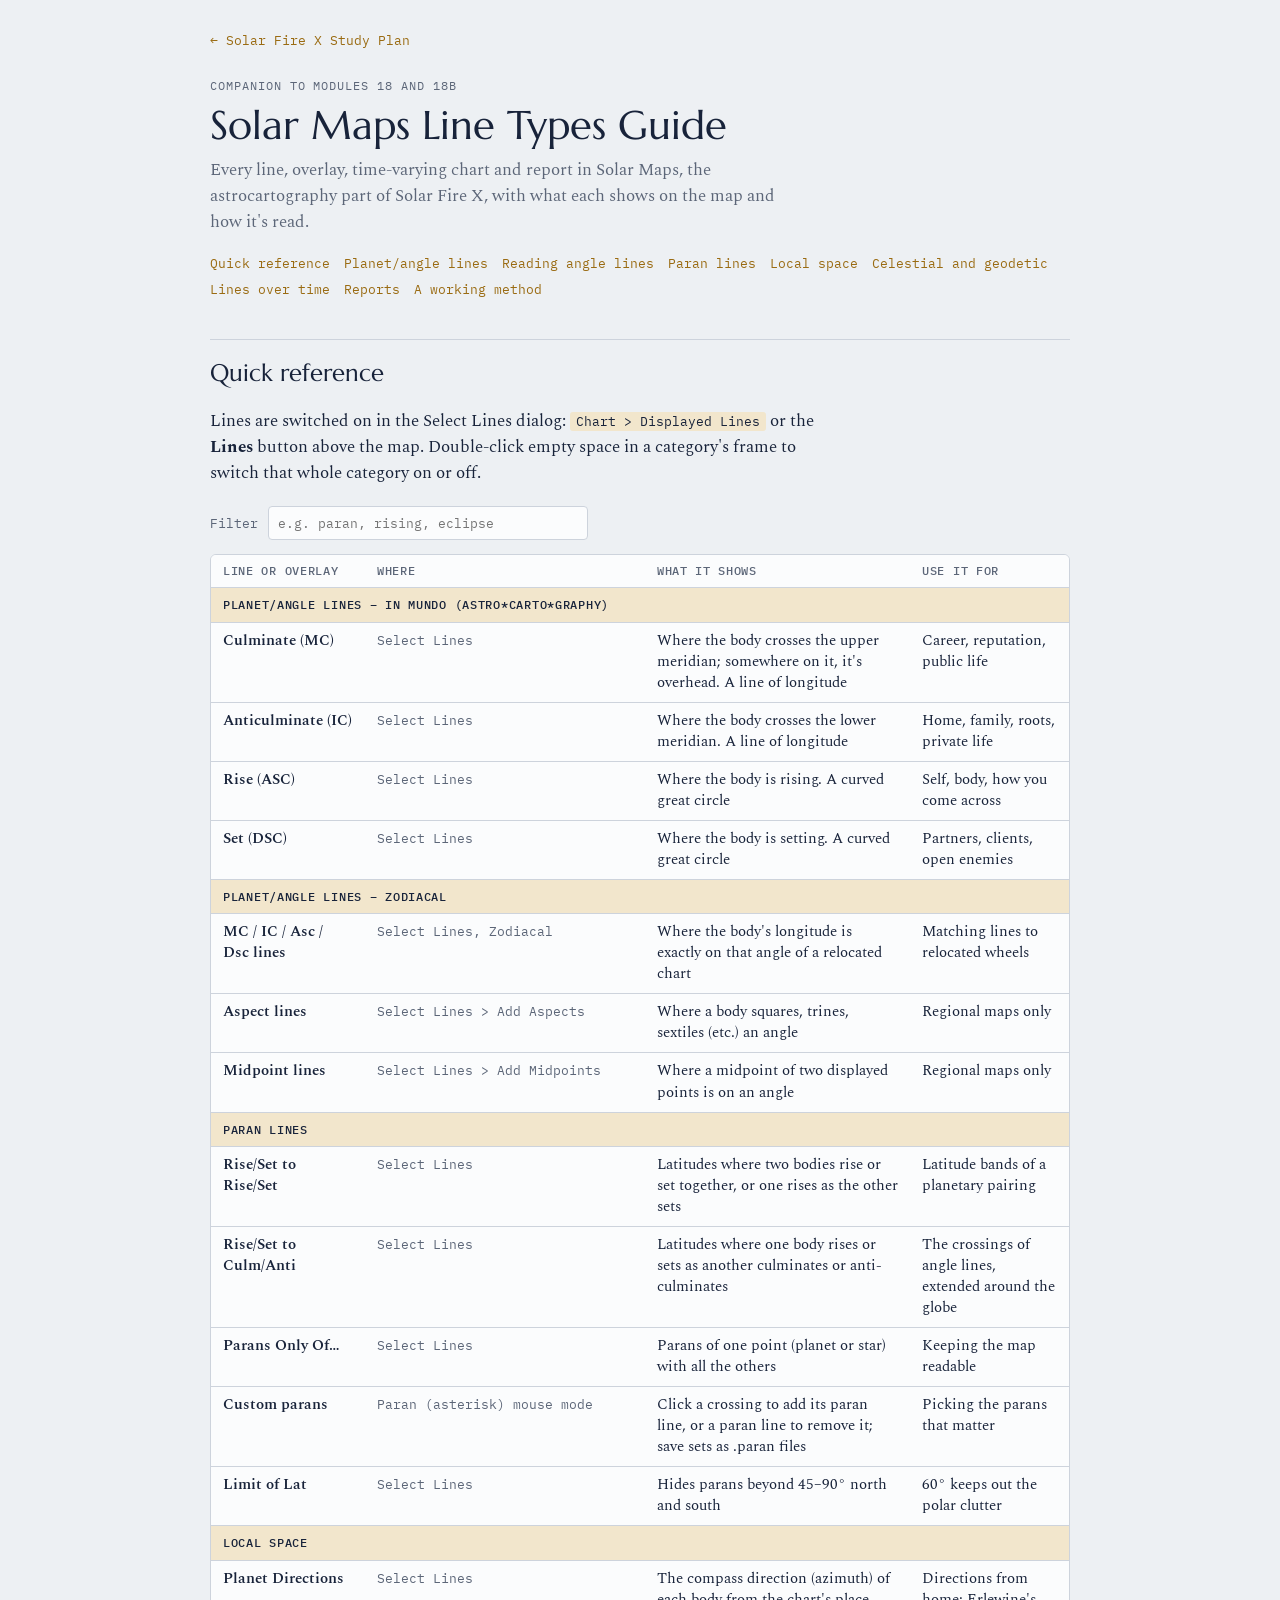
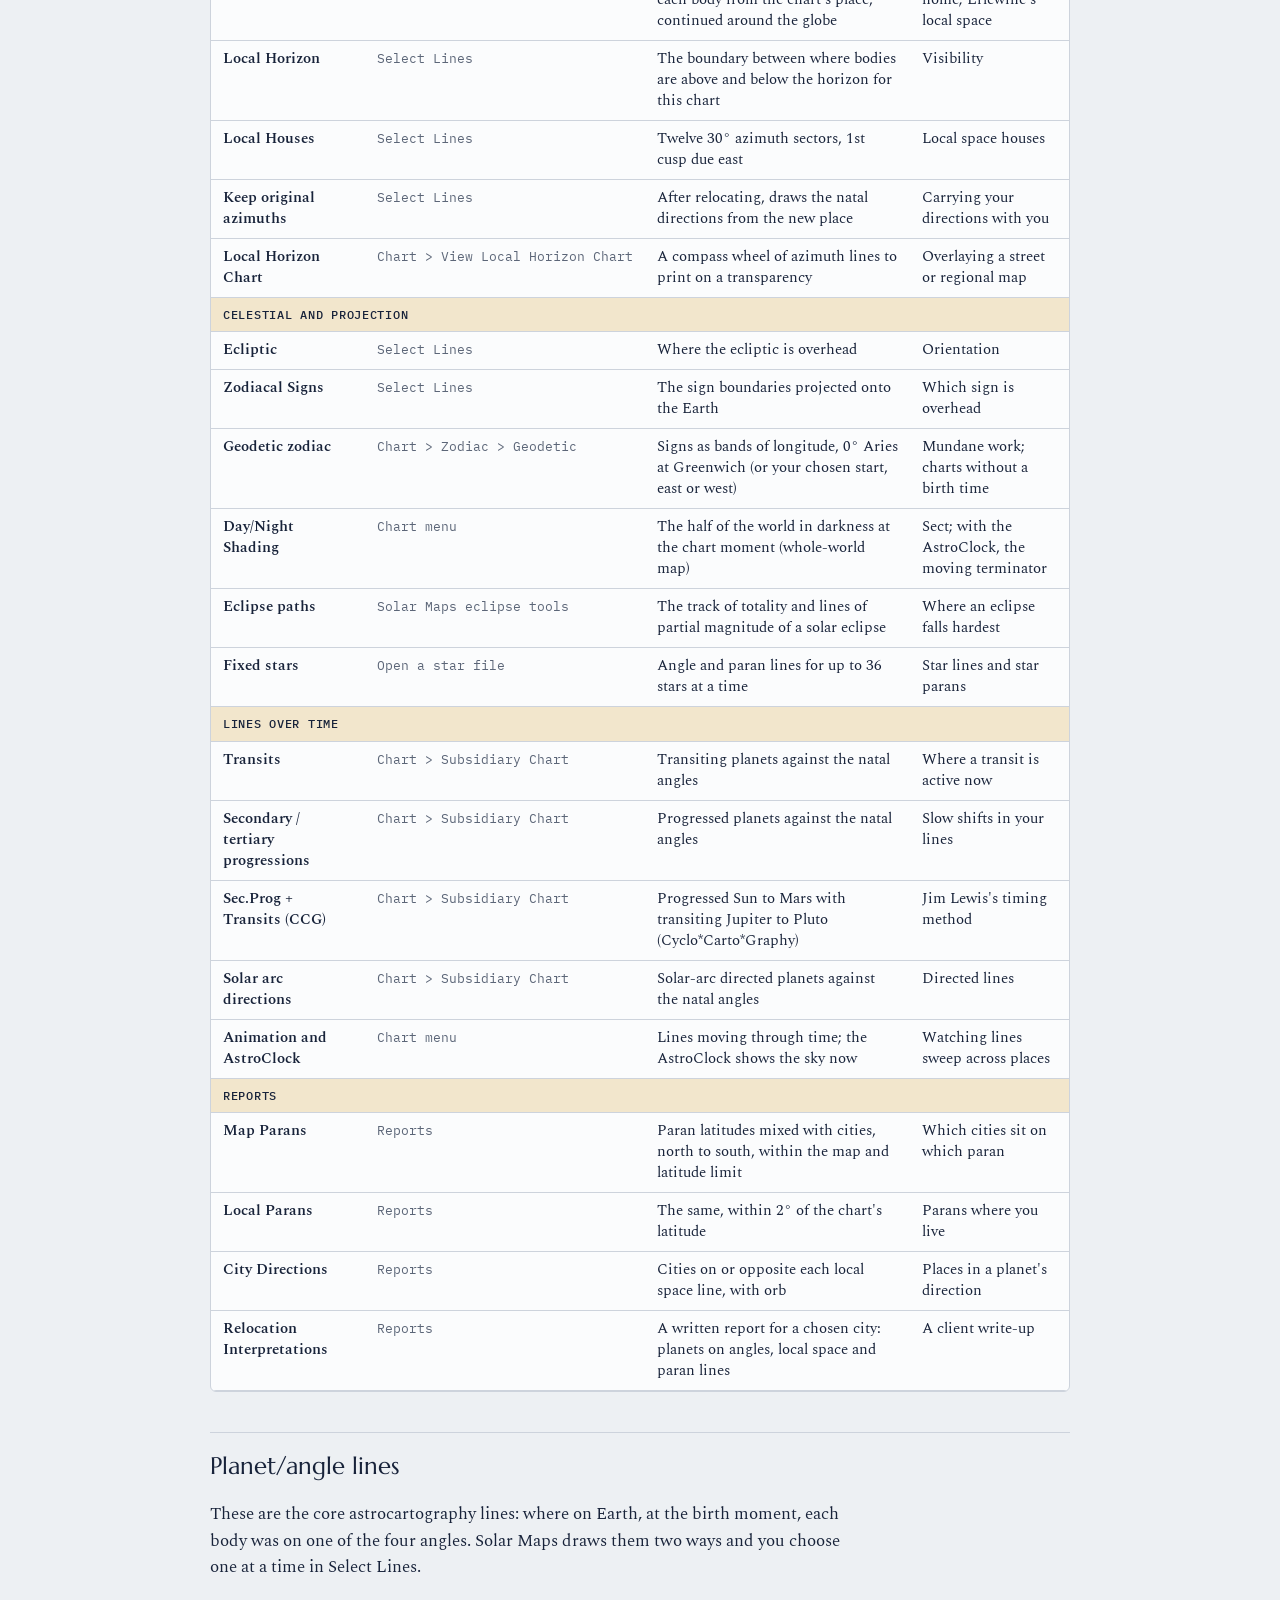
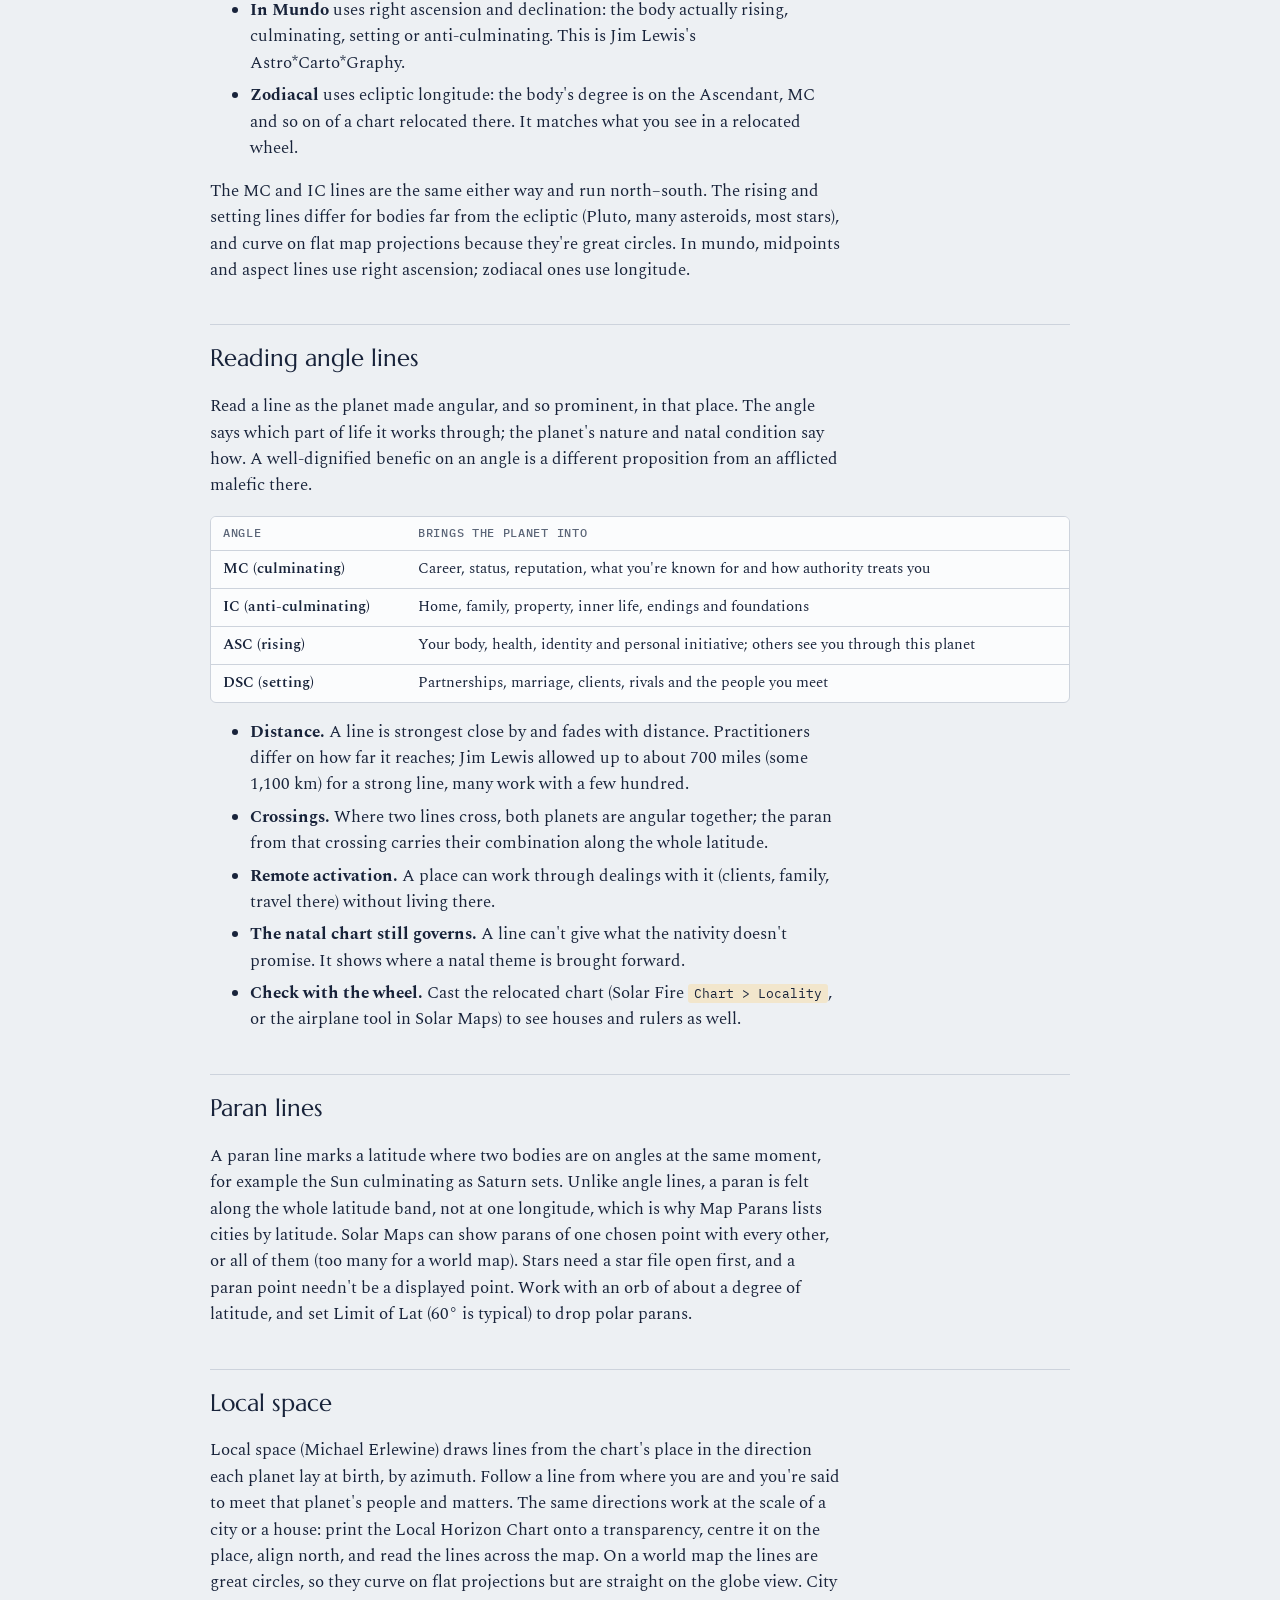
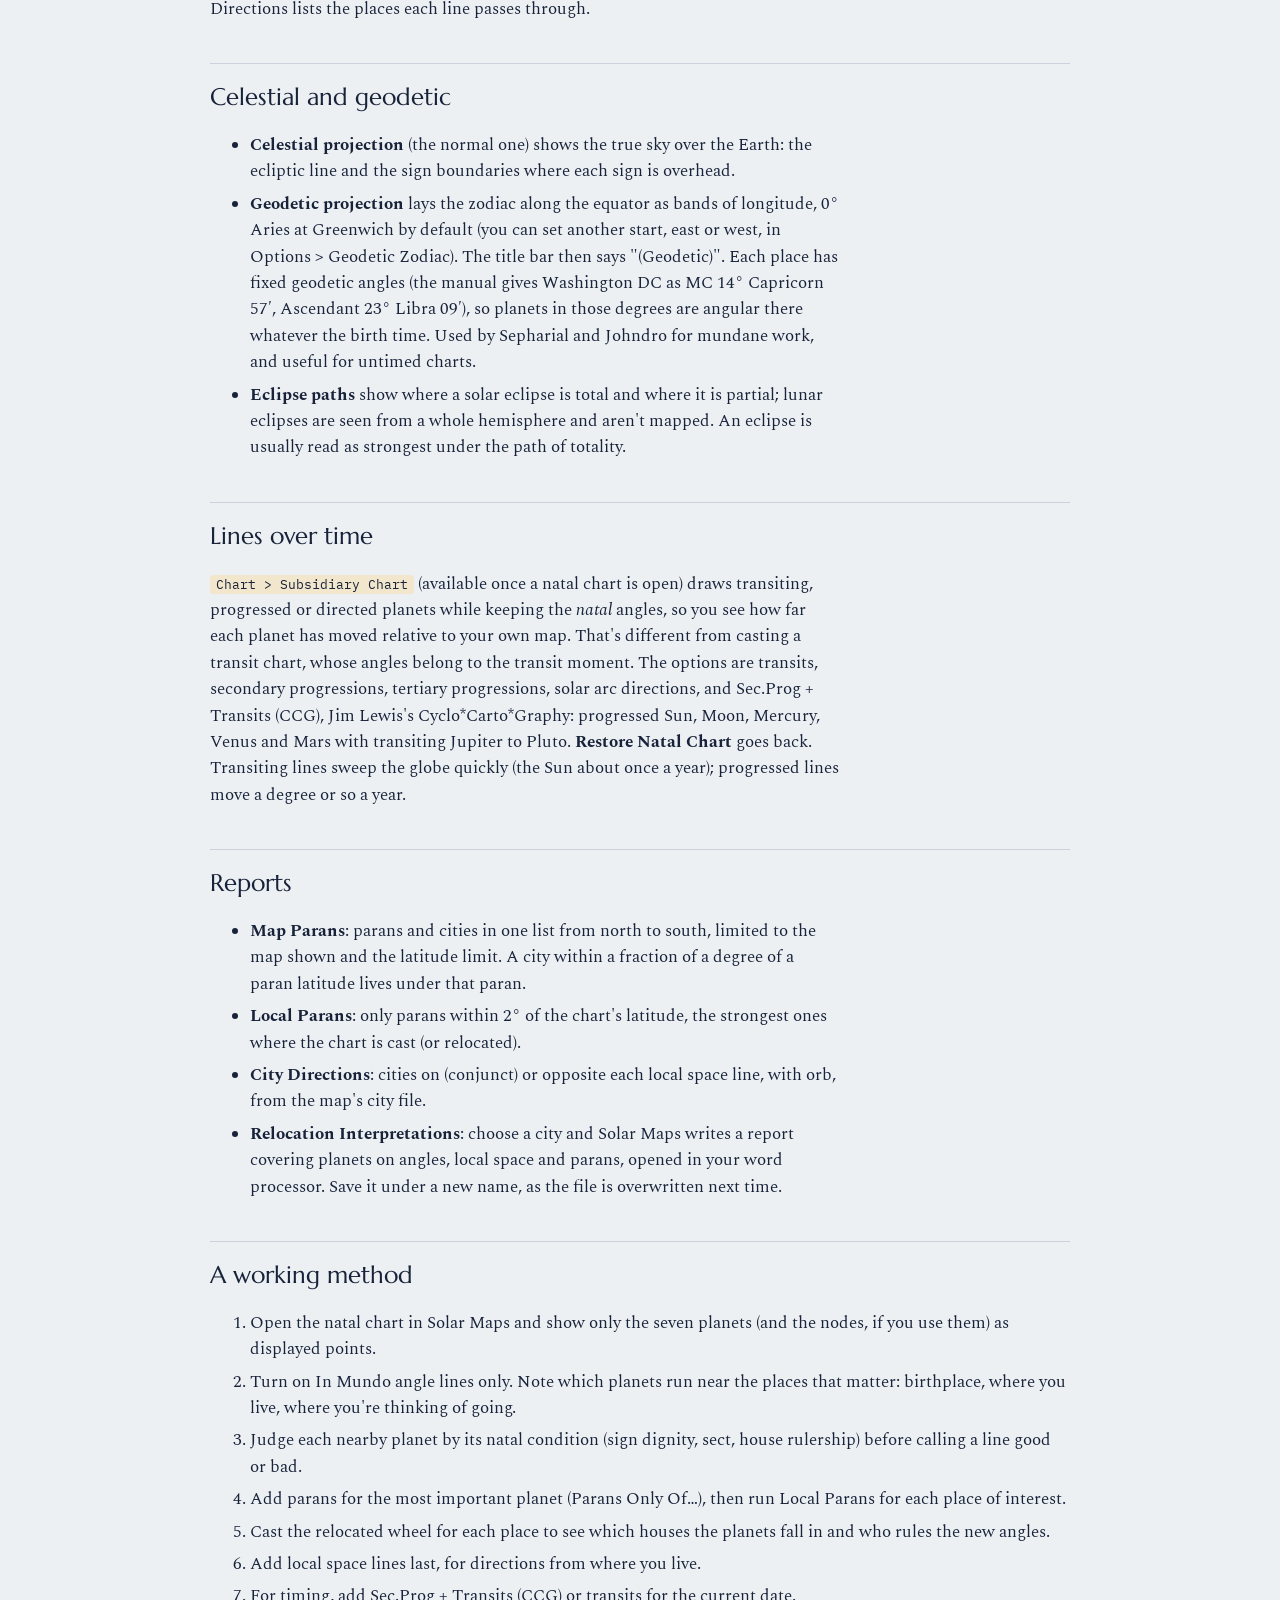
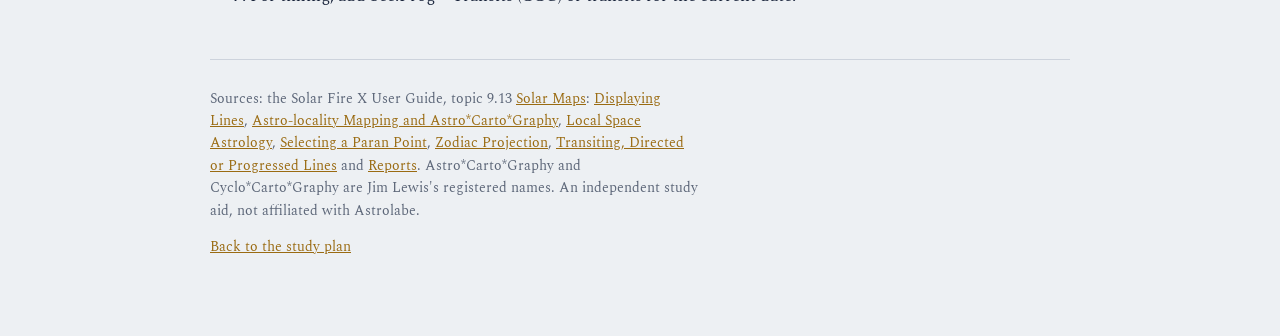
<file: guides/solar-maps-lines.html>
<!doctype html>
<html lang="en">
<head>
<meta charset="utf-8">
<meta name="viewport" content="width=device-width,initial-scale=1,viewport-fit=cover">
<meta name="description" content="Every line type, overlay, dynamic chart and report in Solar Maps (Solar Fire X astrocartography), what each one shows and how it's read. A companion to Modules 18 and 18b of the Solar Fire X Study Plan.">
<meta property="og:title" content="Solar Fire X Solar Maps Line Types Guide">
<meta property="og:description" content="Every Solar Maps line type, overlay and report: planet/angle lines, parans, local space, geodetic, eclipse paths and CycloCartoGraphy.">
<meta property="og:image" content="https://aamanlamba.github.io/solar-fire-x-study/og-image.png">
<title>Solar Maps Lines Guide</title>
<link rel="preconnect" href="https://fonts.googleapis.com">
<link rel="stylesheet" href="https://fonts.googleapis.com/css2?family=Marcellus&family=Spectral:ital,wght@0,400;0,500;0,600;1,400&family=IBM+Plex+Mono:wght@400;500&display=swap">
<link rel="stylesheet" href="guide.css">
</head>
<body>
<main>
<a class="back" href="../#m18">← Solar Fire X Study Plan</a>
<p class="kicker">Companion to Modules 18 and 18b</p>
<h1>Solar Maps Line Types Guide</h1>
<p class="lede">Every line, overlay, time-varying chart and report in Solar Maps, the astrocartography part of Solar Fire X, with what each shows on the map and how it's read.</p>
<nav class="toc" aria-label="Sections">
<a href="#quick-reference">Quick reference</a>
<a href="#angle-lines">Planet/angle lines</a>
<a href="#reading">Reading angle lines</a>
<a href="#parans">Paran lines</a>
<a href="#local-space">Local space</a>
<a href="#celestial">Celestial and geodetic</a>
<a href="#dynamic">Lines over time</a>
<a href="#reports">Reports</a>
<a href="#workflow">A working method</a>
</nav>

<h2 id="quick-reference">Quick reference</h2>
<p>Lines are switched on in the Select Lines dialog: <span class="menu">Chart &gt; Displayed Lines</span> or the <strong>Lines</strong> button above the map. Double-click empty space in a category's frame to switch that whole category on or off.</p>
<label class="filter">Filter <input id="q" type="search" placeholder="e.g. paran, rising, eclipse" autocomplete="off"></label>
<div class="tablewrap">
<table id="ref">
<thead><tr><th>Line or overlay</th><th>Where</th><th>What it shows</th><th>Use it for</th></tr></thead>
<tbody>
<tr class="grp"><td colspan="4">Planet/angle lines – In Mundo (Astro*Carto*Graphy)</td></tr>
<tr><td>Culminate (MC)</td><td>Select Lines</td><td>Where the body crosses the upper meridian; somewhere on it, it's overhead. A line of longitude</td><td>Career, reputation, public life</td></tr>
<tr><td>Anticulminate (IC)</td><td>Select Lines</td><td>Where the body crosses the lower meridian. A line of longitude</td><td>Home, family, roots, private life</td></tr>
<tr><td>Rise (ASC)</td><td>Select Lines</td><td>Where the body is rising. A curved great circle</td><td>Self, body, how you come across</td></tr>
<tr><td>Set (DSC)</td><td>Select Lines</td><td>Where the body is setting. A curved great circle</td><td>Partners, clients, open enemies</td></tr>
<tr class="grp"><td colspan="4">Planet/angle lines – Zodiacal</td></tr>
<tr><td>MC / IC / Asc / Dsc lines</td><td>Select Lines, Zodiacal</td><td>Where the body's longitude is exactly on that angle of a relocated chart</td><td>Matching lines to relocated wheels</td></tr>
<tr><td>Aspect lines</td><td>Select Lines &gt; Add Aspects</td><td>Where a body squares, trines, sextiles (etc.) an angle</td><td>Regional maps only</td></tr>
<tr><td>Midpoint lines</td><td>Select Lines &gt; Add Midpoints</td><td>Where a midpoint of two displayed points is on an angle</td><td>Regional maps only</td></tr>
<tr class="grp"><td colspan="4">Paran lines</td></tr>
<tr><td>Rise/Set to Rise/Set</td><td>Select Lines</td><td>Latitudes where two bodies rise or set together, or one rises as the other sets</td><td>Latitude bands of a planetary pairing</td></tr>
<tr><td>Rise/Set to Culm/Anti</td><td>Select Lines</td><td>Latitudes where one body rises or sets as another culminates or anti-culminates</td><td>The crossings of angle lines, extended around the globe</td></tr>
<tr><td>Parans Only Of…</td><td>Select Lines</td><td>Parans of one point (planet or star) with all the others</td><td>Keeping the map readable</td></tr>
<tr><td>Custom parans</td><td>Paran (asterisk) mouse mode</td><td>Click a crossing to add its paran line, or a paran line to remove it; save sets as .paran files</td><td>Picking the parans that matter</td></tr>
<tr><td>Limit of Lat</td><td>Select Lines</td><td>Hides parans beyond 45–90° north and south</td><td>60° keeps out the polar clutter</td></tr>
<tr class="grp"><td colspan="4">Local space</td></tr>
<tr><td>Planet Directions</td><td>Select Lines</td><td>The compass direction (azimuth) of each body from the chart's place, continued around the globe</td><td>Directions from home; Erlewine's local space</td></tr>
<tr><td>Local Horizon</td><td>Select Lines</td><td>The boundary between where bodies are above and below the horizon for this chart</td><td>Visibility</td></tr>
<tr><td>Local Houses</td><td>Select Lines</td><td>Twelve 30° azimuth sectors, 1st cusp due east</td><td>Local space houses</td></tr>
<tr><td>Keep original azimuths</td><td>Select Lines</td><td>After relocating, draws the natal directions from the new place</td><td>Carrying your directions with you</td></tr>
<tr><td>Local Horizon Chart</td><td>Chart &gt; View Local Horizon Chart</td><td>A compass wheel of azimuth lines to print on a transparency</td><td>Overlaying a street or regional map</td></tr>
<tr class="grp"><td colspan="4">Celestial and projection</td></tr>
<tr><td>Ecliptic</td><td>Select Lines</td><td>Where the ecliptic is overhead</td><td>Orientation</td></tr>
<tr><td>Zodiacal Signs</td><td>Select Lines</td><td>The sign boundaries projected onto the Earth</td><td>Which sign is overhead</td></tr>
<tr><td>Geodetic zodiac</td><td>Chart &gt; Zodiac &gt; Geodetic</td><td>Signs as bands of longitude, 0° Aries at Greenwich (or your chosen start, east or west)</td><td>Mundane work; charts without a birth time</td></tr>
<tr><td>Day/Night Shading</td><td>Chart menu</td><td>The half of the world in darkness at the chart moment (whole-world map)</td><td>Sect; with the AstroClock, the moving terminator</td></tr>
<tr><td>Eclipse paths</td><td>Solar Maps eclipse tools</td><td>The track of totality and lines of partial magnitude of a solar eclipse</td><td>Where an eclipse falls hardest</td></tr>
<tr><td>Fixed stars</td><td>Open a star file</td><td>Angle and paran lines for up to 36 stars at a time</td><td>Star lines and star parans</td></tr>
<tr class="grp"><td colspan="4">Lines over time</td></tr>
<tr><td>Transits</td><td>Chart &gt; Subsidiary Chart</td><td>Transiting planets against the natal angles</td><td>Where a transit is active now</td></tr>
<tr><td>Secondary / tertiary progressions</td><td>Chart &gt; Subsidiary Chart</td><td>Progressed planets against the natal angles</td><td>Slow shifts in your lines</td></tr>
<tr><td>Sec.Prog + Transits (CCG)</td><td>Chart &gt; Subsidiary Chart</td><td>Progressed Sun to Mars with transiting Jupiter to Pluto (Cyclo*Carto*Graphy)</td><td>Jim Lewis's timing method</td></tr>
<tr><td>Solar arc directions</td><td>Chart &gt; Subsidiary Chart</td><td>Solar-arc directed planets against the natal angles</td><td>Directed lines</td></tr>
<tr><td>Animation and AstroClock</td><td>Chart menu</td><td>Lines moving through time; the AstroClock shows the sky now</td><td>Watching lines sweep across places</td></tr>
<tr class="grp"><td colspan="4">Reports</td></tr>
<tr><td>Map Parans</td><td>Reports</td><td>Paran latitudes mixed with cities, north to south, within the map and latitude limit</td><td>Which cities sit on which paran</td></tr>
<tr><td>Local Parans</td><td>Reports</td><td>The same, within 2° of the chart's latitude</td><td>Parans where you live</td></tr>
<tr><td>City Directions</td><td>Reports</td><td>Cities on or opposite each local space line, with orb</td><td>Places in a planet's direction</td></tr>
<tr><td>Relocation Interpretations</td><td>Reports</td><td>A written report for a chosen city: planets on angles, local space and paran lines</td><td>A client write-up</td></tr>
</tbody>
</table>
</div>

<h2 id="angle-lines">Planet/angle lines</h2>
<p>These are the core astrocartography lines: where on Earth, at the birth moment, each body was on one of the four angles. Solar Maps draws them two ways and you choose one at a time in Select Lines.</p>
<ul>
<li><strong>In Mundo</strong> uses right ascension and declination: the body actually rising, culminating, setting or anti-culminating. This is Jim Lewis's Astro*Carto*Graphy.</li>
<li><strong>Zodiacal</strong> uses ecliptic longitude: the body's degree is on the Ascendant, MC and so on of a chart relocated there. It matches what you see in a relocated wheel.</li>
</ul>
<p>The MC and IC lines are the same either way and run north–south. The rising and setting lines differ for bodies far from the ecliptic (Pluto, many asteroids, most stars), and curve on flat map projections because they're great circles. In mundo, midpoints and aspect lines use right ascension; zodiacal ones use longitude.</p>

<h2 id="reading">Reading angle lines</h2>
<p>Read a line as the planet made angular, and so prominent, in that place. The angle says which part of life it works through; the planet's nature and natal condition say how. A well-dignified benefic on an angle is a different proposition from an afflicted malefic there.</p>
<div class="tablewrap">
<table>
<thead><tr><th>Angle</th><th>Brings the planet into</th></tr></thead>
<tbody>
<tr><td>MC (culminating)</td><td>Career, status, reputation, what you're known for and how authority treats you</td></tr>
<tr><td>IC (anti-culminating)</td><td>Home, family, property, inner life, endings and foundations</td></tr>
<tr><td>ASC (rising)</td><td>Your body, health, identity and personal initiative; others see you through this planet</td></tr>
<tr><td>DSC (setting)</td><td>Partnerships, marriage, clients, rivals and the people you meet</td></tr>
</tbody>
</table>
</div>
<ul>
<li><strong>Distance.</strong> A line is strongest close by and fades with distance. Practitioners differ on how far it reaches; Jim Lewis allowed up to about 700 miles (some 1,100 km) for a strong line, many work with a few hundred.</li>
<li><strong>Crossings.</strong> Where two lines cross, both planets are angular together; the paran from that crossing carries their combination along the whole latitude.</li>
<li><strong>Remote activation.</strong> A place can work through dealings with it (clients, family, travel there) without living there.</li>
<li><strong>The natal chart still governs.</strong> A line can't give what the nativity doesn't promise. It shows where a natal theme is brought forward.</li>
<li><strong>Check with the wheel.</strong> Cast the relocated chart (Solar Fire <span class="menu">Chart &gt; Locality</span>, or the airplane tool in Solar Maps) to see houses and rulers as well.</li>
</ul>

<h2 id="parans">Paran lines</h2>
<p>A paran line marks a latitude where two bodies are on angles at the same moment, for example the Sun culminating as Saturn sets. Unlike angle lines, a paran is felt along the whole latitude band, not at one longitude, which is why Map Parans lists cities by latitude. Solar Maps can show parans of one chosen point with every other, or all of them (too many for a world map). Stars need a star file open first, and a paran point needn't be a displayed point. Work with an orb of about a degree of latitude, and set Limit of Lat (60° is typical) to drop polar parans.</p>

<h2 id="local-space">Local space</h2>
<p>Local space (Michael Erlewine) draws lines from the chart's place in the direction each planet lay at birth, by azimuth. Follow a line from where you are and you're said to meet that planet's people and matters. The same directions work at the scale of a city or a house: print the Local Horizon Chart onto a transparency, centre it on the place, align north, and read the lines across the map. On a world map the lines are great circles, so they curve on flat projections but are straight on the globe view. City Directions lists the places each line passes through.</p>

<h2 id="celestial">Celestial and geodetic</h2>
<ul>
<li><strong>Celestial projection</strong> (the normal one) shows the true sky over the Earth: the ecliptic line and the sign boundaries where each sign is overhead.</li>
<li><strong>Geodetic projection</strong> lays the zodiac along the equator as bands of longitude, 0° Aries at Greenwich by default (you can set another start, east or west, in Options &gt; Geodetic Zodiac). The title bar then says "(Geodetic)". Each place has fixed geodetic angles (the manual gives Washington DC as MC 14° Capricorn 57′, Ascendant 23° Libra 09′), so planets in those degrees are angular there whatever the birth time. Used by Sepharial and Johndro for mundane work, and useful for untimed charts.</li>
<li><strong>Eclipse paths</strong> show where a solar eclipse is total and where it is partial; lunar eclipses are seen from a whole hemisphere and aren't mapped. An eclipse is usually read as strongest under the path of totality.</li>
</ul>

<h2 id="dynamic">Lines over time</h2>
<p><span class="menu">Chart &gt; Subsidiary Chart</span> (available once a natal chart is open) draws transiting, progressed or directed planets while keeping the <em>natal</em> angles, so you see how far each planet has moved relative to your own map. That's different from casting a transit chart, whose angles belong to the transit moment. The options are transits, secondary progressions, tertiary progressions, solar arc directions, and Sec.Prog + Transits (CCG), Jim Lewis's Cyclo*Carto*Graphy: progressed Sun, Moon, Mercury, Venus and Mars with transiting Jupiter to Pluto. <strong>Restore Natal Chart</strong> goes back. Transiting lines sweep the globe quickly (the Sun about once a year); progressed lines move a degree or so a year.</p>

<h2 id="reports">Reports</h2>
<ul>
<li><strong>Map Parans</strong>: parans and cities in one list from north to south, limited to the map shown and the latitude limit. A city within a fraction of a degree of a paran latitude lives under that paran.</li>
<li><strong>Local Parans</strong>: only parans within 2° of the chart's latitude, the strongest ones where the chart is cast (or relocated).</li>
<li><strong>City Directions</strong>: cities on (conjunct) or opposite each local space line, with orb, from the map's city file.</li>
<li><strong>Relocation Interpretations</strong>: choose a city and Solar Maps writes a report covering planets on angles, local space and parans, opened in your word processor. Save it under a new name, as the file is overwritten next time.</li>
</ul>

<h2 id="workflow">A working method</h2>
<ol>
<li>Open the natal chart in Solar Maps and show only the seven planets (and the nodes, if you use them) as displayed points.</li>
<li>Turn on In Mundo angle lines only. Note which planets run near the places that matter: birthplace, where you live, where you're thinking of going.</li>
<li>Judge each nearby planet by its natal condition (sign dignity, sect, house rulership) before calling a line good or bad.</li>
<li>Add parans for the most important planet (Parans Only Of…), then run Local Parans for each place of interest.</li>
<li>Cast the relocated wheel for each place to see which houses the planets fall in and who rules the new angles.</li>
<li>Add local space lines last, for directions from where you live.</li>
<li>For timing, add Sec.Prog + Transits (CCG) or transits for the current date.</li>
</ol>

<footer>
<p>Sources: the Solar Fire X User Guide, topic 9.13 <a href="https://alabe.com/SFXManual/solar-maps.html">Solar Maps</a>: <a href="https://alabe.com/SFXManual/displaying-lines.html">Displaying Lines</a>, <a href="https://alabe.com/SFXManual/astro-locality-mapping-and-ast.html">Astro-locality Mapping and Astro*Carto*Graphy</a>, <a href="https://alabe.com/SFXManual/local-space-astrology2.html">Local Space Astrology</a>, <a href="https://alabe.com/SFXManual/selecting-a-paran-point.html">Selecting a Paran Point</a>, <a href="https://alabe.com/SFXManual/selecting-zodiac-projection-ty.html">Zodiac Projection</a>, <a href="https://alabe.com/SFXManual/displaying-transiting_-directe.html">Transiting, Directed or Progressed Lines</a> and <a href="https://alabe.com/SFXManual/reports.html">Reports</a>. Astro*Carto*Graphy and Cyclo*Carto*Graphy are Jim Lewis's registered names. An independent study aid, not affiliated with Astrolabe.</p>
<p><a href="../">Back to the study plan</a></p>
</footer>
</main>
<script src="guide.js"></script>
</body>
</html>
</file>
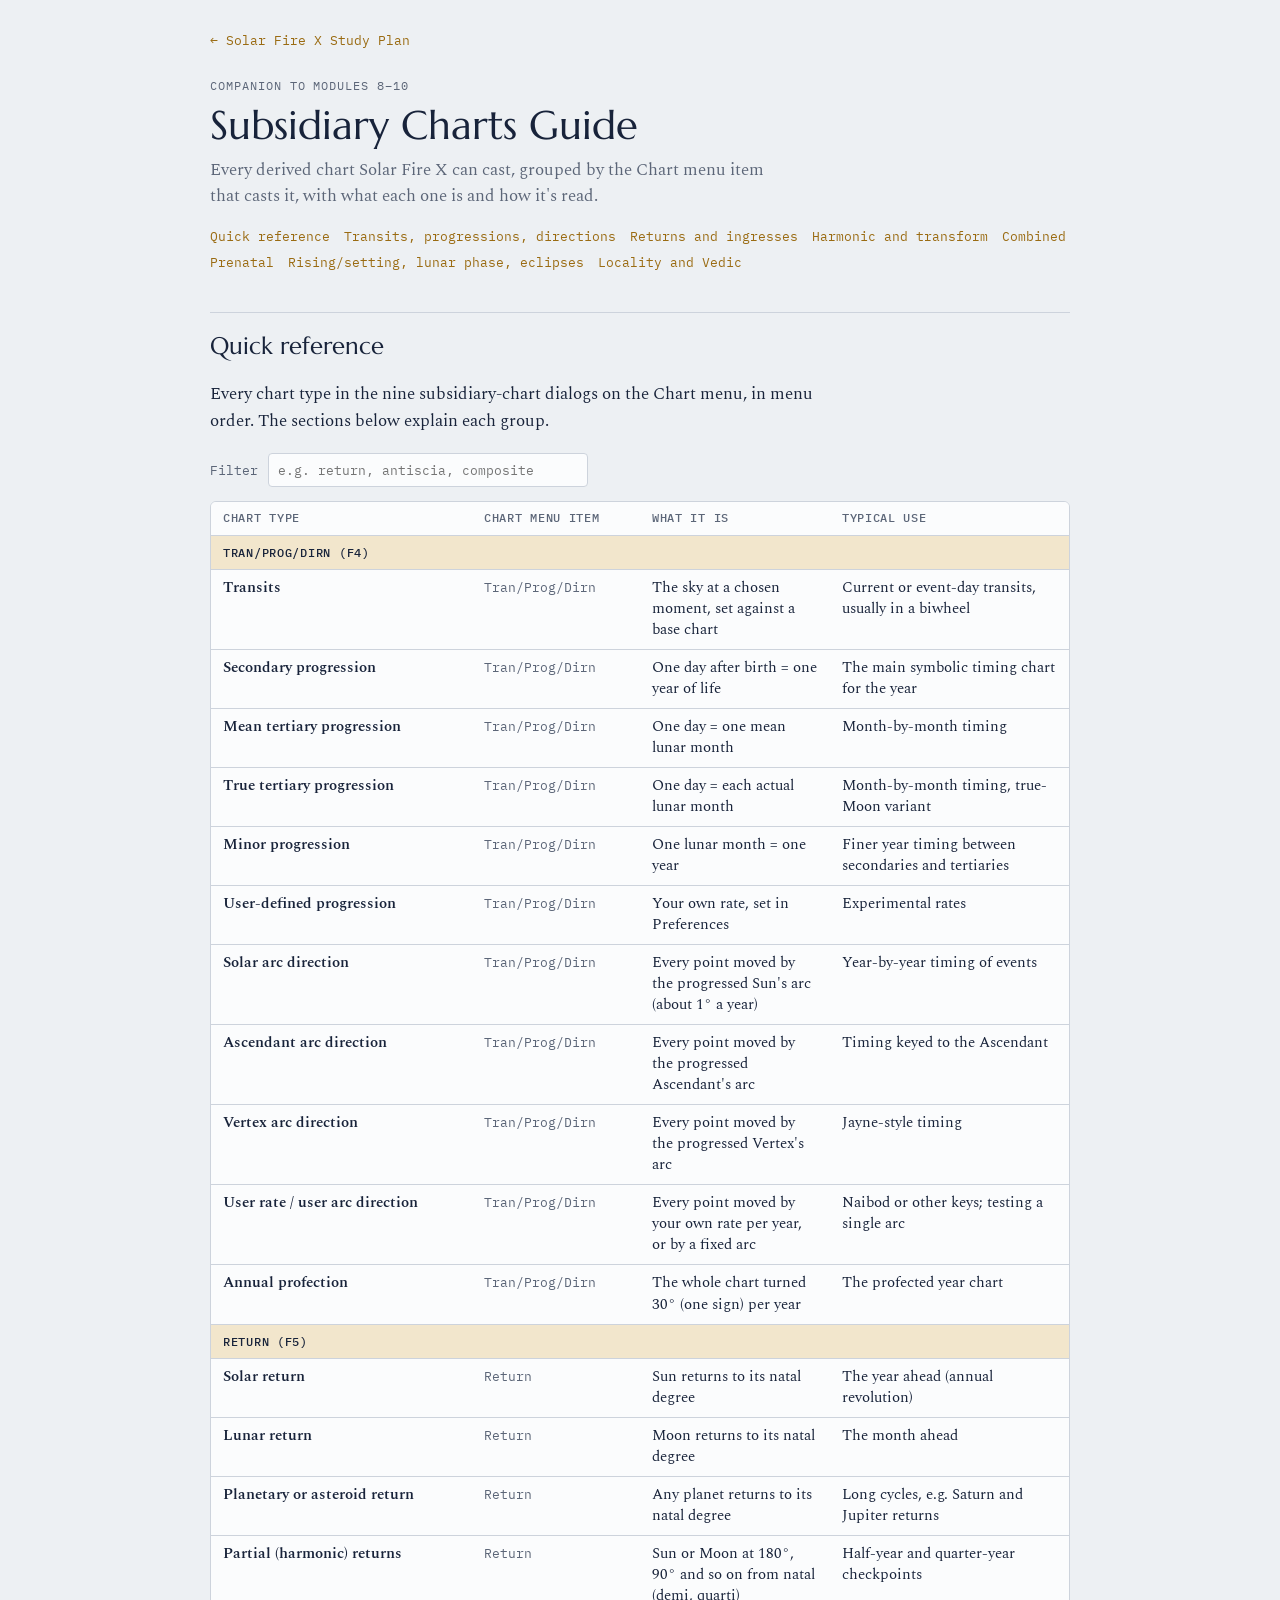
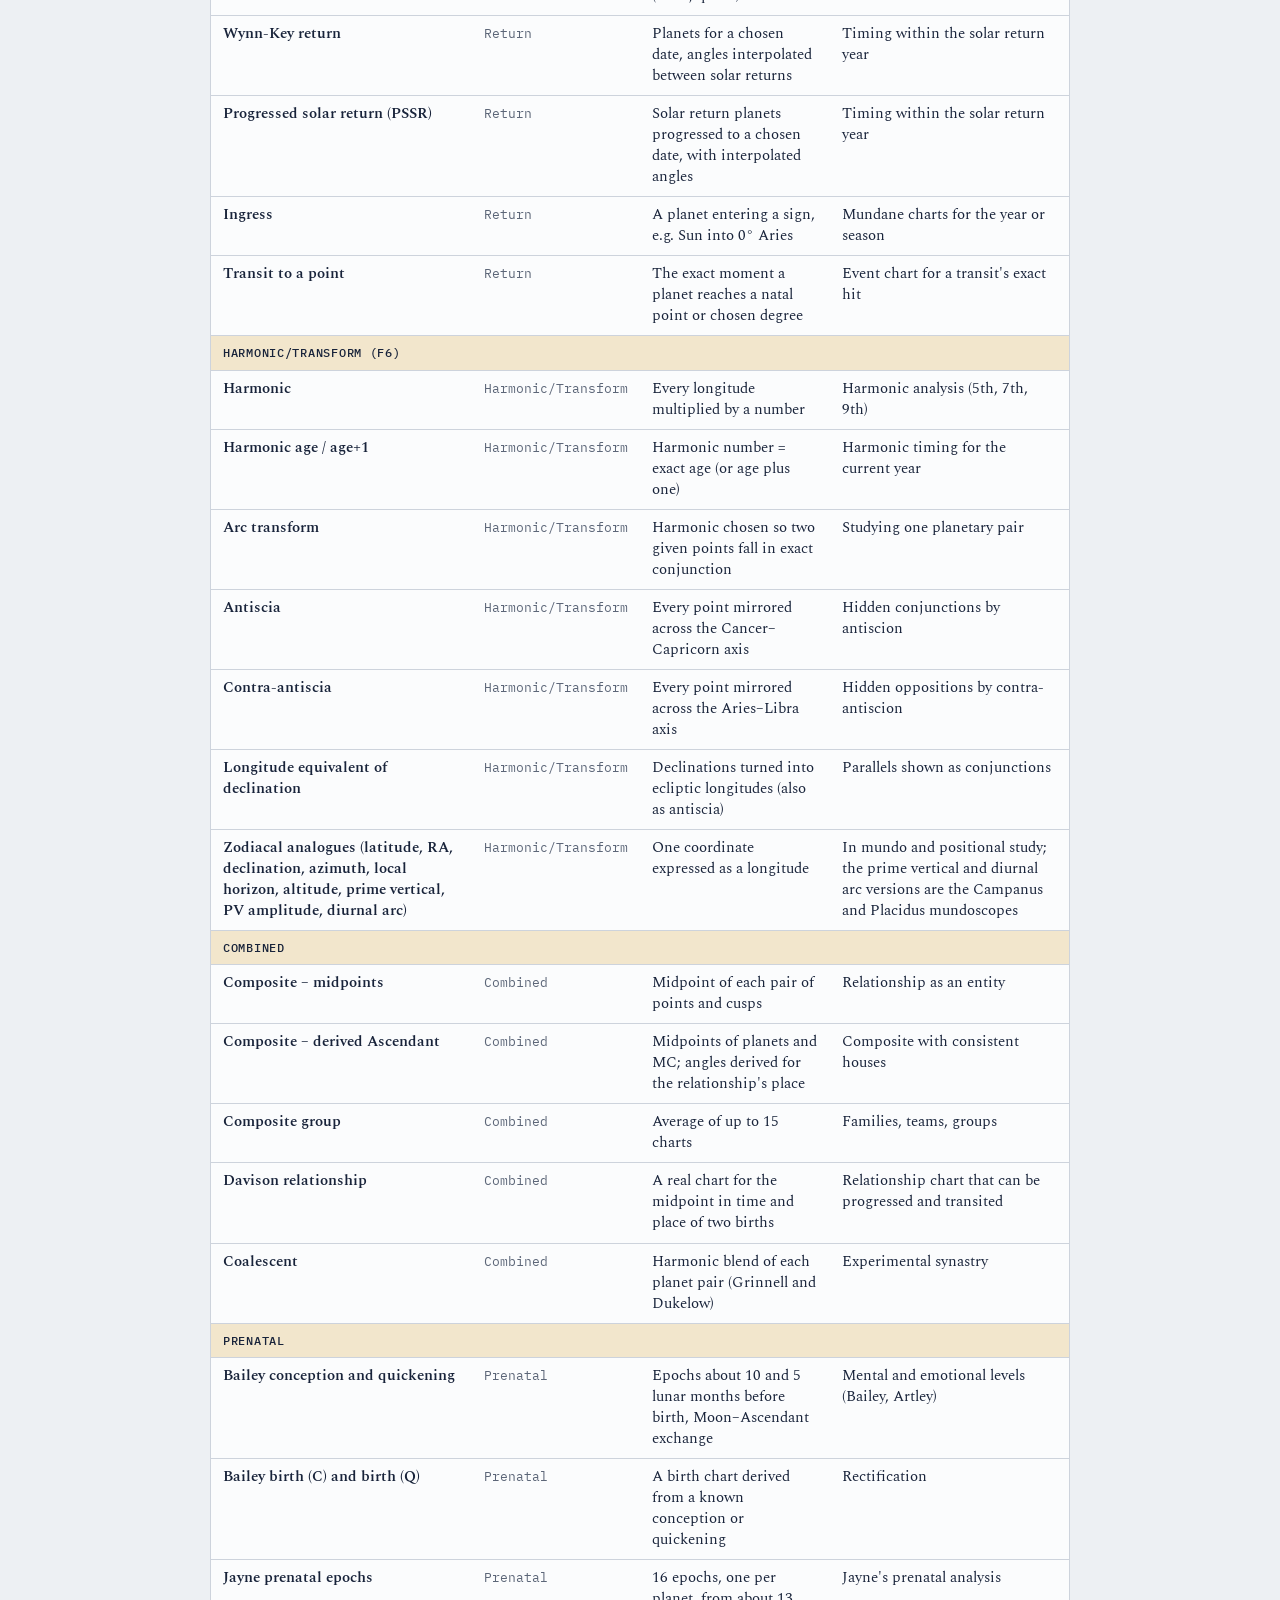
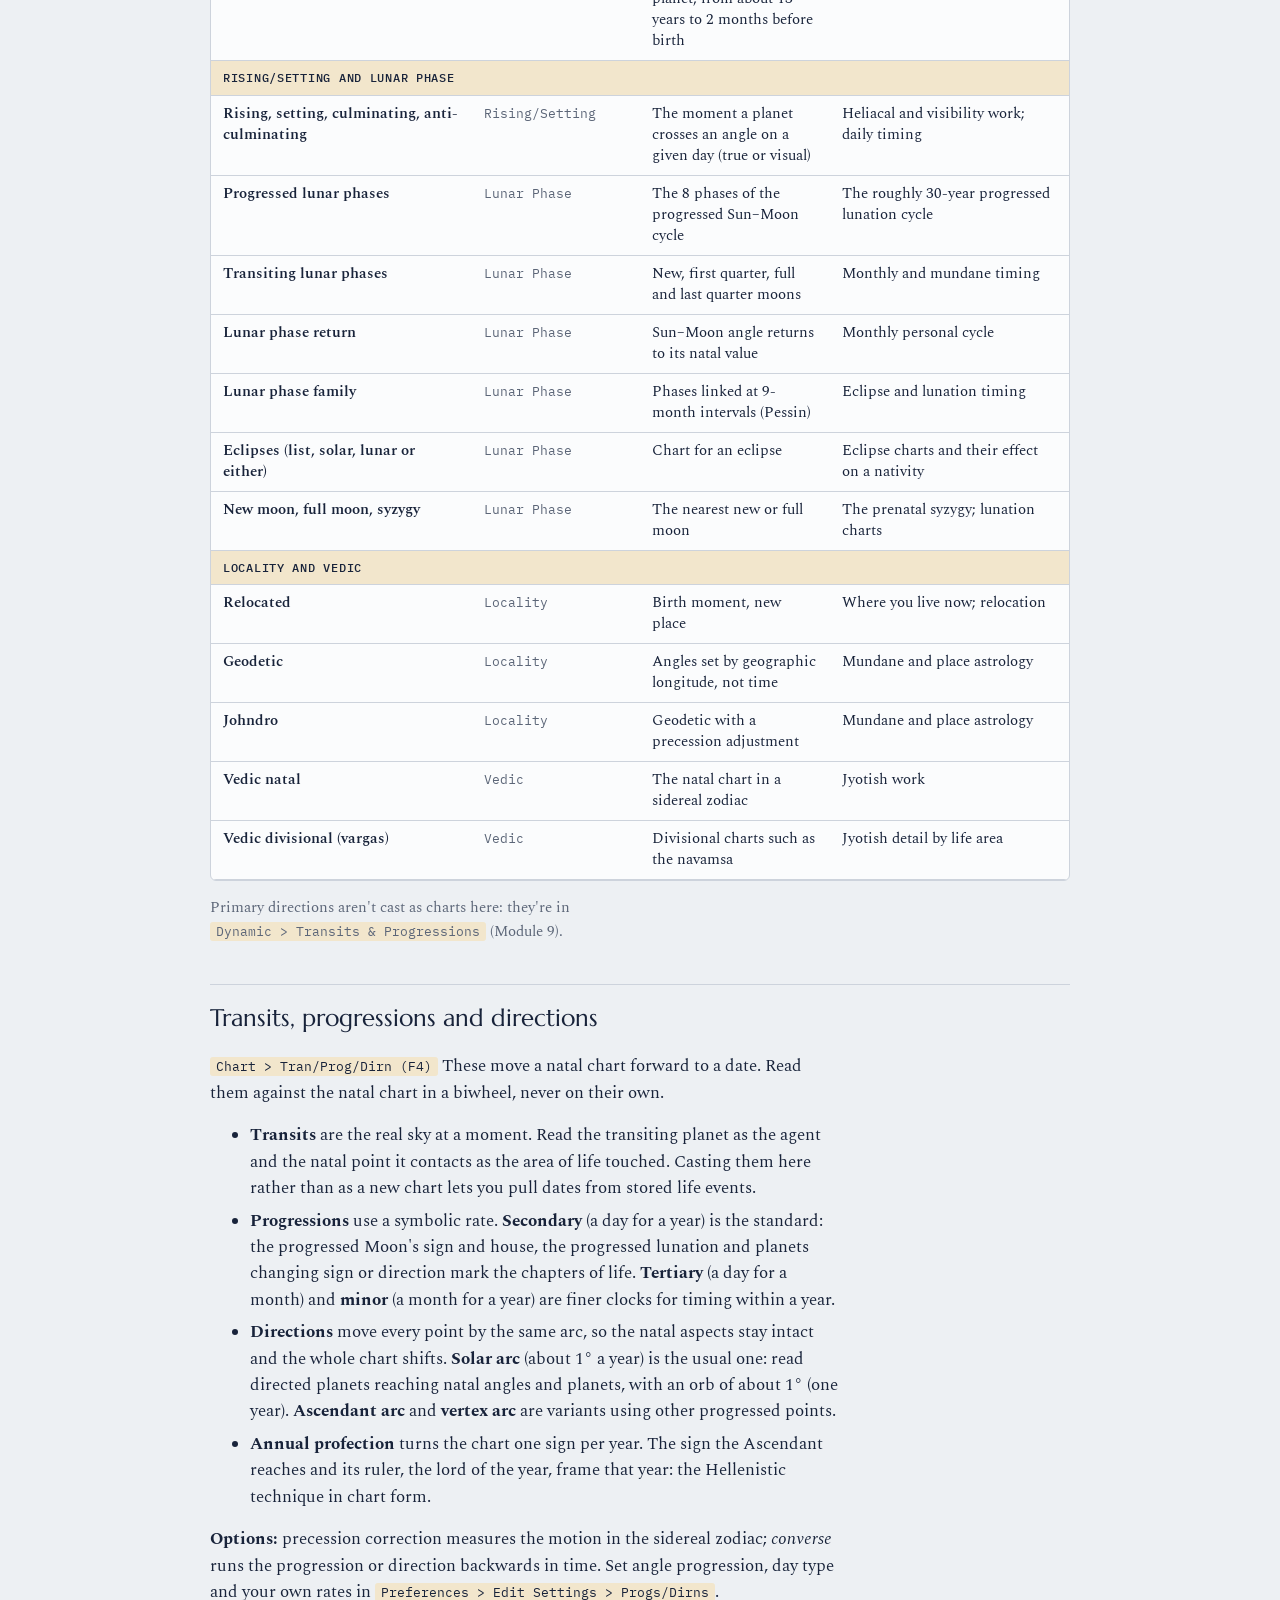
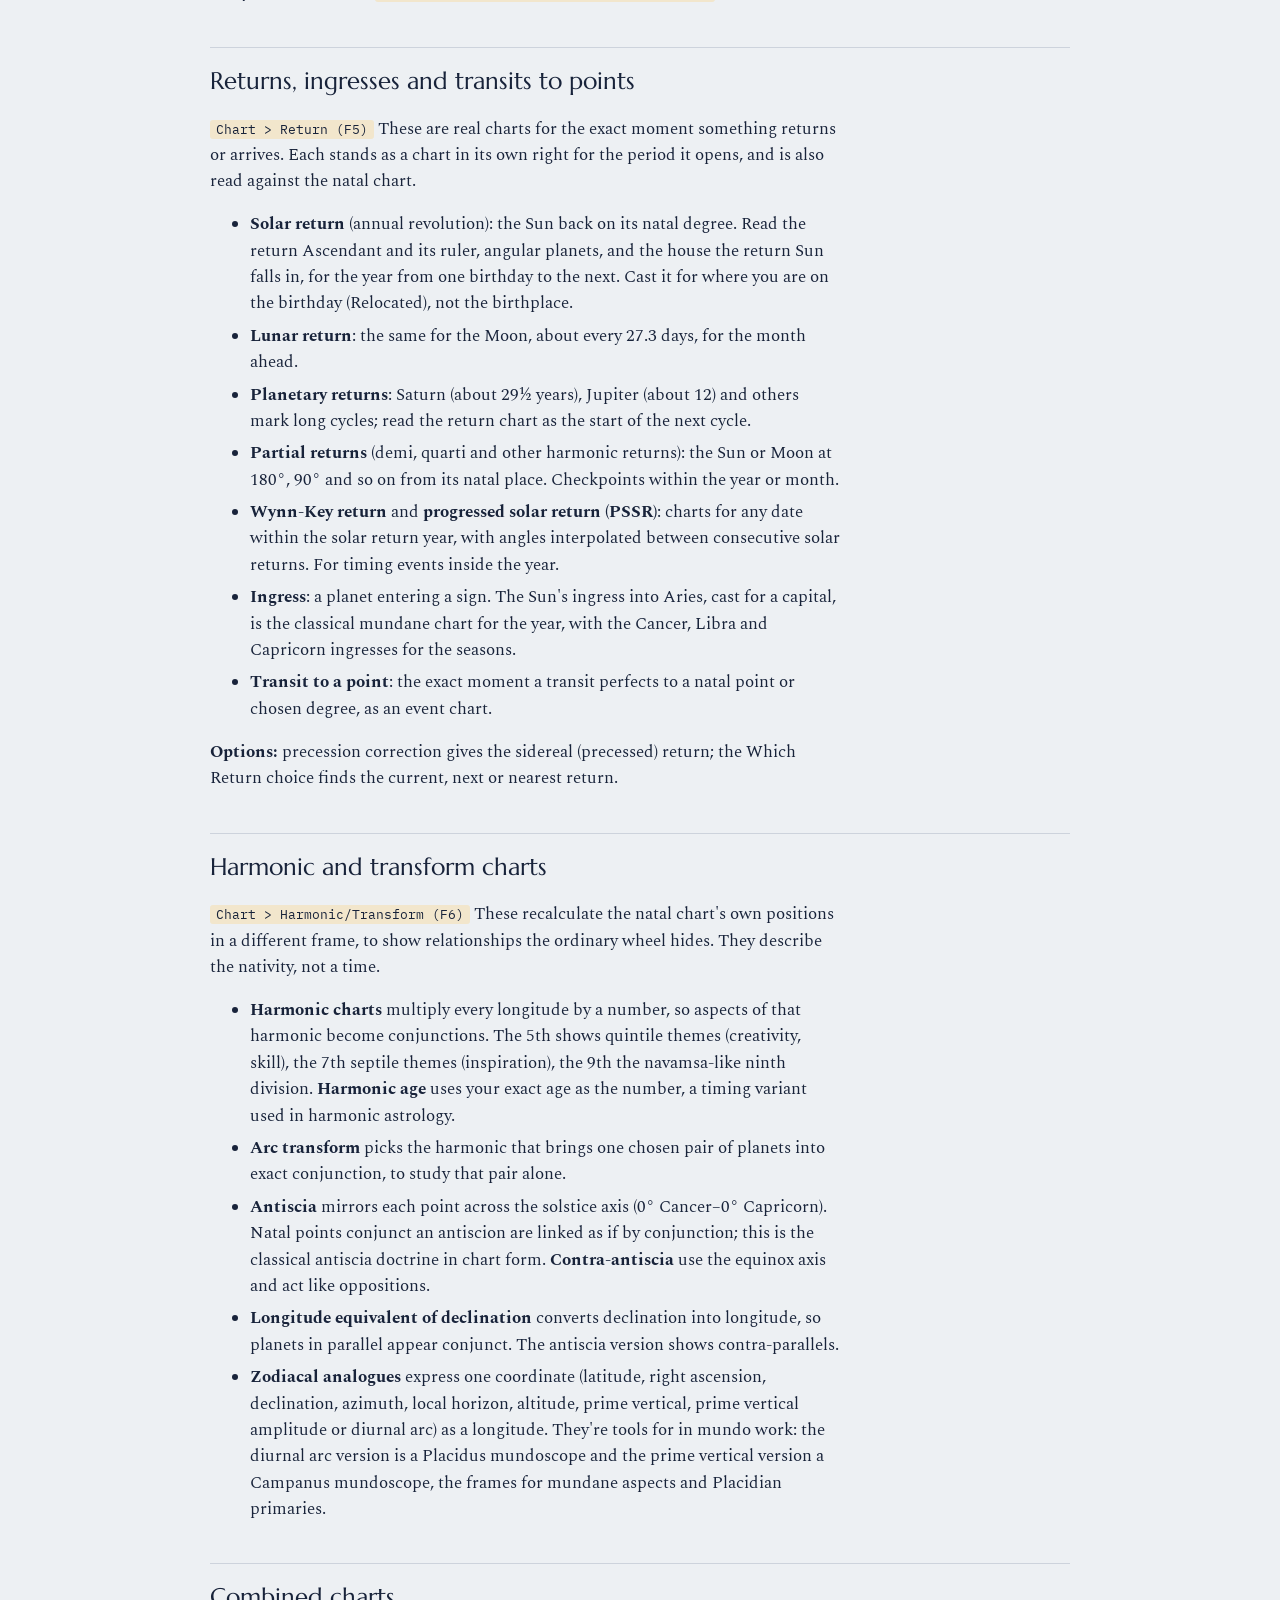
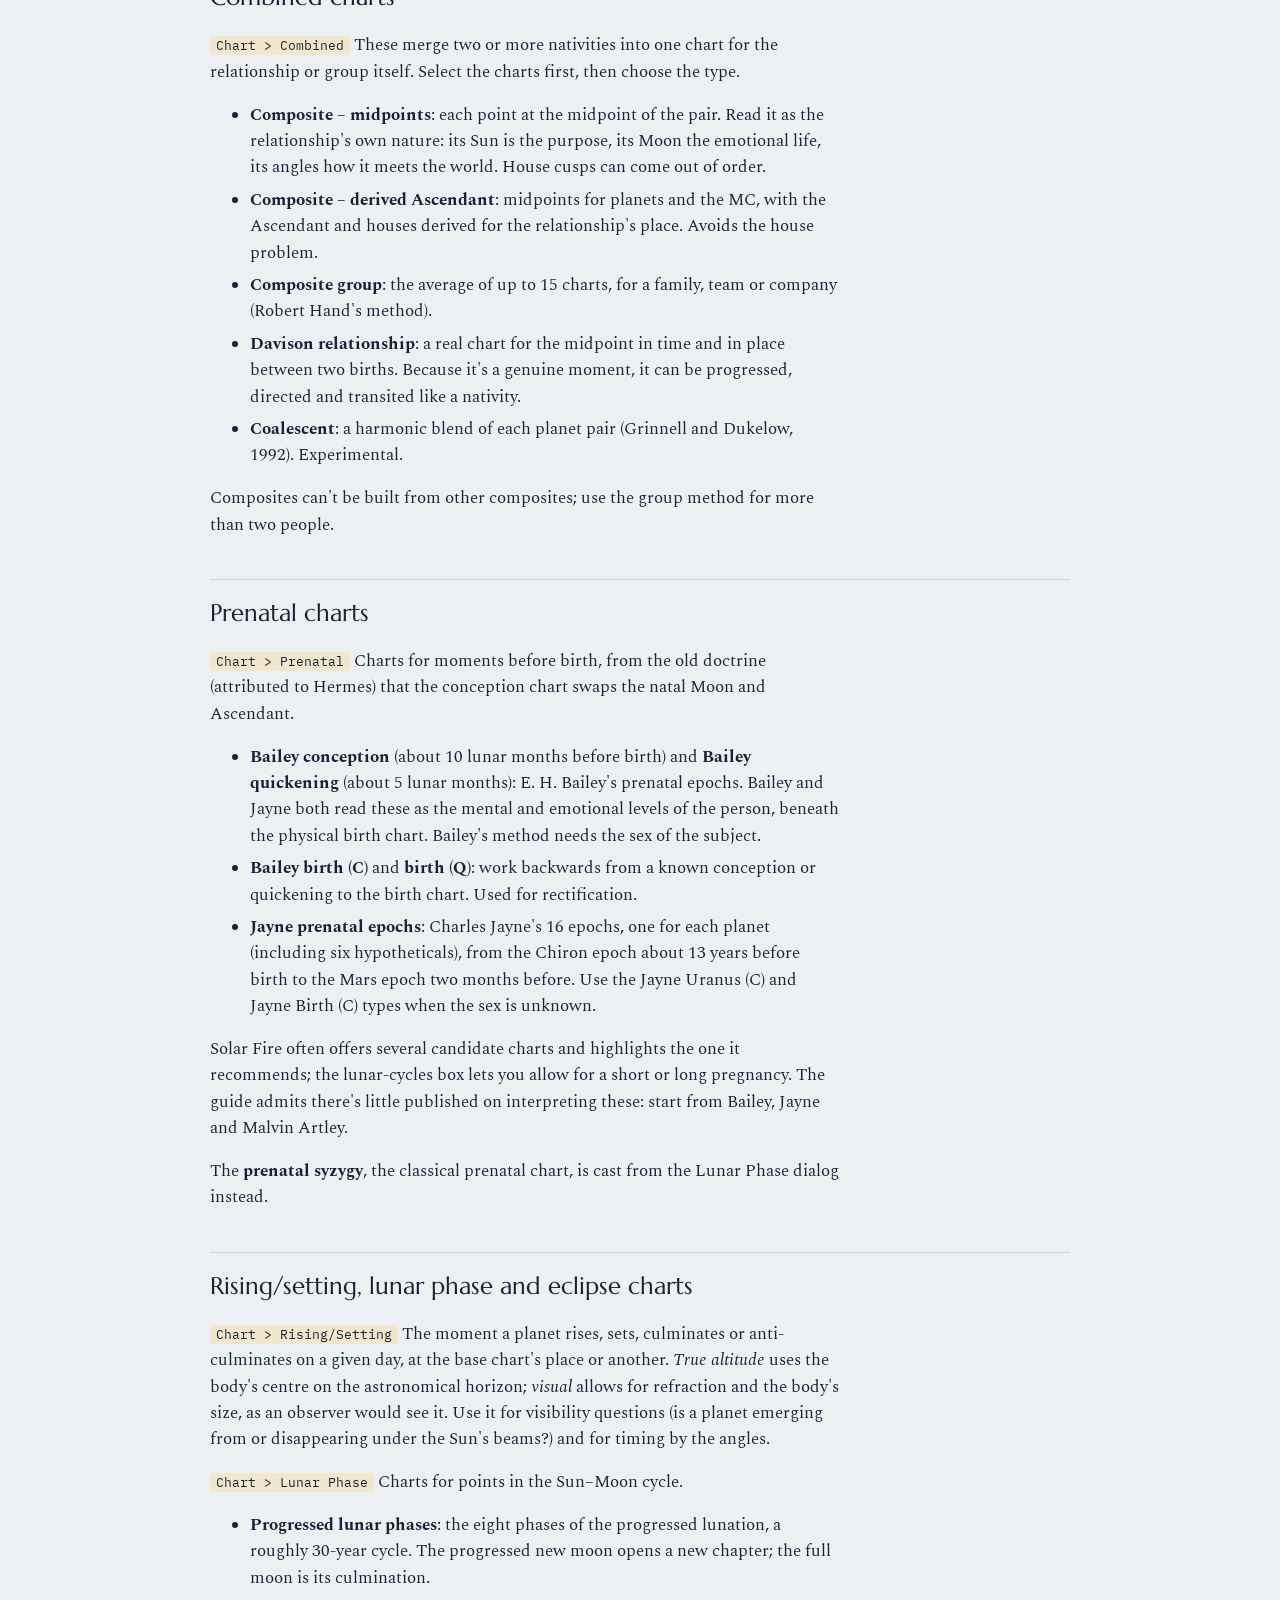
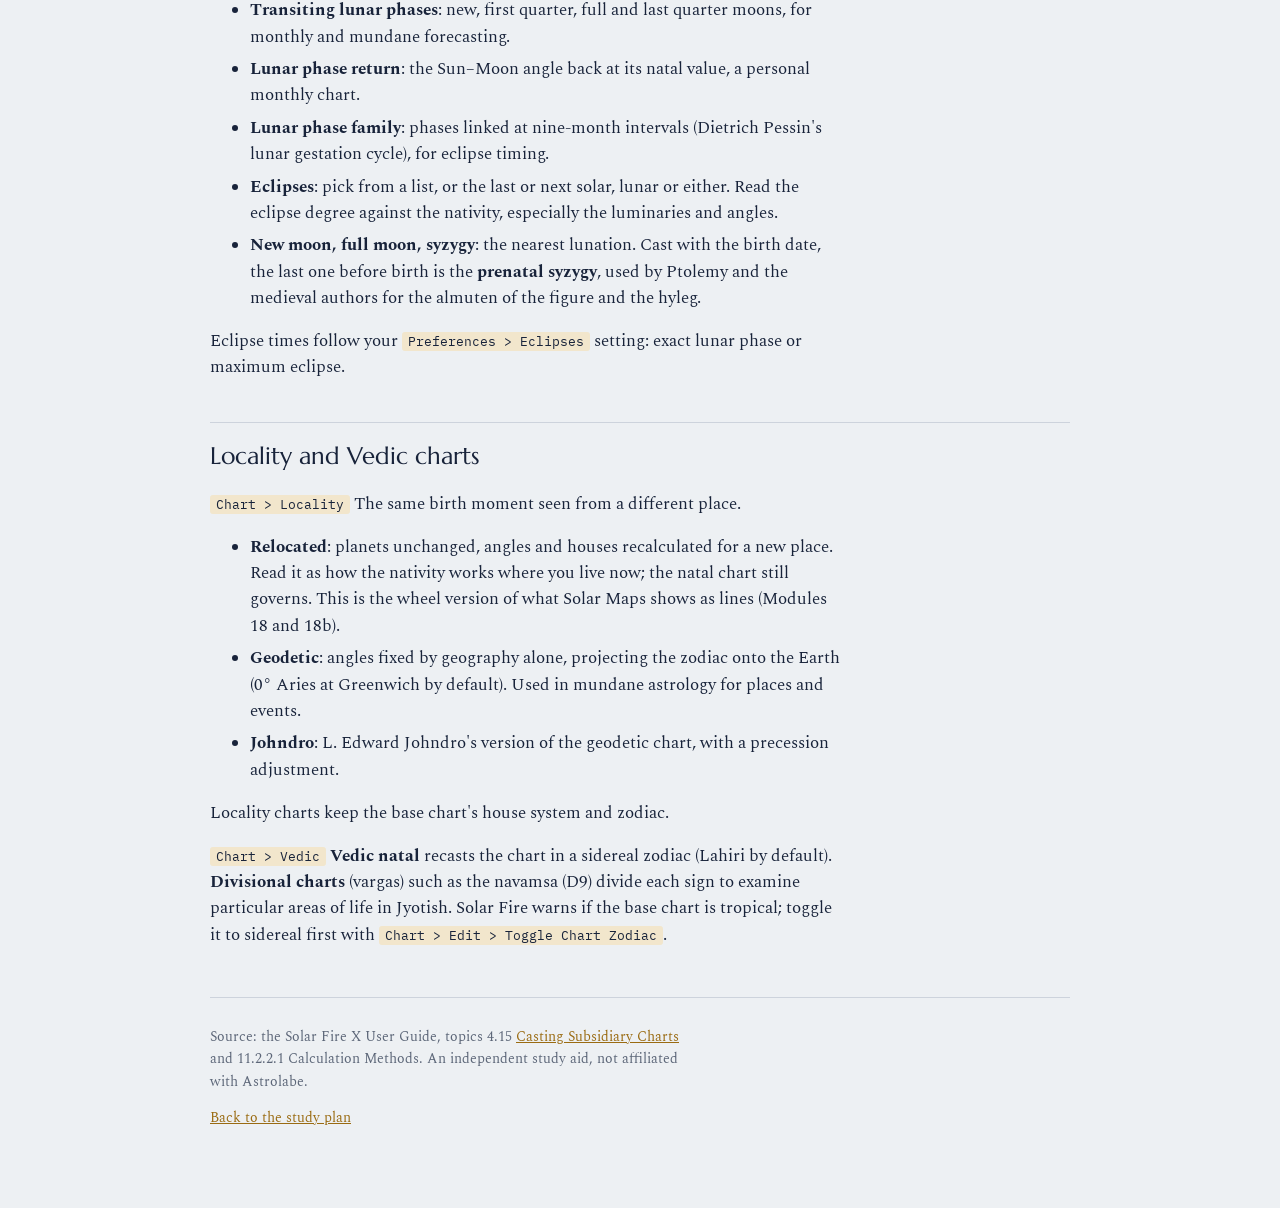
<file: guides/subsidiary-charts.html>
<!doctype html>
<html lang="en">
<head>
<meta charset="utf-8">
<meta name="viewport" content="width=device-width,initial-scale=1,viewport-fit=cover">
<meta name="description" content="Every derived chart Solar Fire X can cast, grouped by Chart menu item, with what each one is and how it's read. A companion to Module 8 of the Solar Fire X Study Plan.">
<meta property="og:title" content="Solar Fire X Subsidiary Charts Guide">
<meta property="og:description" content="Every derived chart Solar Fire X can cast, with what each is and how it's read, plus a quick-reference table.">
<meta property="og:image" content="https://aamanlamba.github.io/solar-fire-x-study/og-image.png">
<title>Subsidiary Charts Guide</title>
<link rel="preconnect" href="https://fonts.googleapis.com">
<link rel="stylesheet" href="https://fonts.googleapis.com/css2?family=Marcellus&family=Spectral:ital,wght@0,400;0,500;0,600;1,400&family=IBM+Plex+Mono:wght@400;500&display=swap">
<link rel="stylesheet" href="guide.css">
</head>
<body>
<main>
<a class="back" href="../#m8">← Solar Fire X Study Plan</a>
<p class="kicker">Companion to Modules 8–10</p>
<h1>Subsidiary Charts Guide</h1>
<p class="lede">Every derived chart Solar Fire X can cast, grouped by the Chart menu item that casts it, with what each one is and how it's read.</p>
<nav class="toc" aria-label="Sections">
<a href="#quick-reference">Quick reference</a>
<a href="#tran-prog-dirn">Transits, progressions, directions</a>
<a href="#returns">Returns and ingresses</a>
<a href="#harmonic">Harmonic and transform</a>
<a href="#combined">Combined</a>
<a href="#prenatal">Prenatal</a>
<a href="#rising-lunar">Rising/setting, lunar phase, eclipses</a>
<a href="#locality-vedic">Locality and Vedic</a>
</nav>

<h2 id="quick-reference">Quick reference</h2>
<p>Every chart type in the nine subsidiary-chart dialogs on the Chart menu, in menu order. The sections below explain each group.</p>
<label class="filter">Filter <input id="q" type="search" placeholder="e.g. return, antiscia, composite" autocomplete="off"></label>
<div class="tablewrap">
<table id="ref">
<thead><tr><th>Chart type</th><th>Chart menu item</th><th>What it is</th><th>Typical use</th></tr></thead>
<tbody>
<tr class="grp"><td colspan="4">Tran/Prog/Dirn (F4)</td></tr>
<tr><td>Transits</td><td>Tran/Prog/Dirn</td><td>The sky at a chosen moment, set against a base chart</td><td>Current or event-day transits, usually in a biwheel</td></tr>
<tr><td>Secondary progression</td><td>Tran/Prog/Dirn</td><td>One day after birth = one year of life</td><td>The main symbolic timing chart for the year</td></tr>
<tr><td>Mean tertiary progression</td><td>Tran/Prog/Dirn</td><td>One day = one mean lunar month</td><td>Month-by-month timing</td></tr>
<tr><td>True tertiary progression</td><td>Tran/Prog/Dirn</td><td>One day = each actual lunar month</td><td>Month-by-month timing, true-Moon variant</td></tr>
<tr><td>Minor progression</td><td>Tran/Prog/Dirn</td><td>One lunar month = one year</td><td>Finer year timing between secondaries and tertiaries</td></tr>
<tr><td>User-defined progression</td><td>Tran/Prog/Dirn</td><td>Your own rate, set in Preferences</td><td>Experimental rates</td></tr>
<tr><td>Solar arc direction</td><td>Tran/Prog/Dirn</td><td>Every point moved by the progressed Sun's arc (about 1° a year)</td><td>Year-by-year timing of events</td></tr>
<tr><td>Ascendant arc direction</td><td>Tran/Prog/Dirn</td><td>Every point moved by the progressed Ascendant's arc</td><td>Timing keyed to the Ascendant</td></tr>
<tr><td>Vertex arc direction</td><td>Tran/Prog/Dirn</td><td>Every point moved by the progressed Vertex's arc</td><td>Jayne-style timing</td></tr>
<tr><td>User rate / user arc direction</td><td>Tran/Prog/Dirn</td><td>Every point moved by your own rate per year, or by a fixed arc</td><td>Naibod or other keys; testing a single arc</td></tr>
<tr><td>Annual profection</td><td>Tran/Prog/Dirn</td><td>The whole chart turned 30° (one sign) per year</td><td>The profected year chart</td></tr>
<tr class="grp"><td colspan="4">Return (F5)</td></tr>
<tr><td>Solar return</td><td>Return</td><td>Sun returns to its natal degree</td><td>The year ahead (annual revolution)</td></tr>
<tr><td>Lunar return</td><td>Return</td><td>Moon returns to its natal degree</td><td>The month ahead</td></tr>
<tr><td>Planetary or asteroid return</td><td>Return</td><td>Any planet returns to its natal degree</td><td>Long cycles, e.g. Saturn and Jupiter returns</td></tr>
<tr><td>Partial (harmonic) returns</td><td>Return</td><td>Sun or Moon at 180°, 90° and so on from natal (demi, quarti)</td><td>Half-year and quarter-year checkpoints</td></tr>
<tr><td>Wynn-Key return</td><td>Return</td><td>Planets for a chosen date, angles interpolated between solar returns</td><td>Timing within the solar return year</td></tr>
<tr><td>Progressed solar return (PSSR)</td><td>Return</td><td>Solar return planets progressed to a chosen date, with interpolated angles</td><td>Timing within the solar return year</td></tr>
<tr><td>Ingress</td><td>Return</td><td>A planet entering a sign, e.g. Sun into 0° Aries</td><td>Mundane charts for the year or season</td></tr>
<tr><td>Transit to a point</td><td>Return</td><td>The exact moment a planet reaches a natal point or chosen degree</td><td>Event chart for a transit's exact hit</td></tr>
<tr class="grp"><td colspan="4">Harmonic/Transform (F6)</td></tr>
<tr><td>Harmonic</td><td>Harmonic/Transform</td><td>Every longitude multiplied by a number</td><td>Harmonic analysis (5th, 7th, 9th)</td></tr>
<tr><td>Harmonic age / age+1</td><td>Harmonic/Transform</td><td>Harmonic number = exact age (or age plus one)</td><td>Harmonic timing for the current year</td></tr>
<tr><td>Arc transform</td><td>Harmonic/Transform</td><td>Harmonic chosen so two given points fall in exact conjunction</td><td>Studying one planetary pair</td></tr>
<tr><td>Antiscia</td><td>Harmonic/Transform</td><td>Every point mirrored across the Cancer–Capricorn axis</td><td>Hidden conjunctions by antiscion</td></tr>
<tr><td>Contra-antiscia</td><td>Harmonic/Transform</td><td>Every point mirrored across the Aries–Libra axis</td><td>Hidden oppositions by contra-antiscion</td></tr>
<tr><td>Longitude equivalent of declination</td><td>Harmonic/Transform</td><td>Declinations turned into ecliptic longitudes (also as antiscia)</td><td>Parallels shown as conjunctions</td></tr>
<tr><td>Zodiacal analogues (latitude, RA, declination, azimuth, local horizon, altitude, prime vertical, PV amplitude, diurnal arc)</td><td>Harmonic/Transform</td><td>One coordinate expressed as a longitude</td><td>In mundo and positional study; the prime vertical and diurnal arc versions are the Campanus and Placidus mundoscopes</td></tr>
<tr class="grp"><td colspan="4">Combined</td></tr>
<tr><td>Composite – midpoints</td><td>Combined</td><td>Midpoint of each pair of points and cusps</td><td>Relationship as an entity</td></tr>
<tr><td>Composite – derived Ascendant</td><td>Combined</td><td>Midpoints of planets and MC; angles derived for the relationship's place</td><td>Composite with consistent houses</td></tr>
<tr><td>Composite group</td><td>Combined</td><td>Average of up to 15 charts</td><td>Families, teams, groups</td></tr>
<tr><td>Davison relationship</td><td>Combined</td><td>A real chart for the midpoint in time and place of two births</td><td>Relationship chart that can be progressed and transited</td></tr>
<tr><td>Coalescent</td><td>Combined</td><td>Harmonic blend of each planet pair (Grinnell and Dukelow)</td><td>Experimental synastry</td></tr>
<tr class="grp"><td colspan="4">Prenatal</td></tr>
<tr><td>Bailey conception and quickening</td><td>Prenatal</td><td>Epochs about 10 and 5 lunar months before birth, Moon–Ascendant exchange</td><td>Mental and emotional levels (Bailey, Artley)</td></tr>
<tr><td>Bailey birth (C) and birth (Q)</td><td>Prenatal</td><td>A birth chart derived from a known conception or quickening</td><td>Rectification</td></tr>
<tr><td>Jayne prenatal epochs</td><td>Prenatal</td><td>16 epochs, one per planet, from about 13 years to 2 months before birth</td><td>Jayne's prenatal analysis</td></tr>
<tr class="grp"><td colspan="4">Rising/Setting and Lunar Phase</td></tr>
<tr><td>Rising, setting, culminating, anti-culminating</td><td>Rising/Setting</td><td>The moment a planet crosses an angle on a given day (true or visual)</td><td>Heliacal and visibility work; daily timing</td></tr>
<tr><td>Progressed lunar phases</td><td>Lunar Phase</td><td>The 8 phases of the progressed Sun–Moon cycle</td><td>The roughly 30-year progressed lunation cycle</td></tr>
<tr><td>Transiting lunar phases</td><td>Lunar Phase</td><td>New, first quarter, full and last quarter moons</td><td>Monthly and mundane timing</td></tr>
<tr><td>Lunar phase return</td><td>Lunar Phase</td><td>Sun–Moon angle returns to its natal value</td><td>Monthly personal cycle</td></tr>
<tr><td>Lunar phase family</td><td>Lunar Phase</td><td>Phases linked at 9-month intervals (Pessin)</td><td>Eclipse and lunation timing</td></tr>
<tr><td>Eclipses (list, solar, lunar or either)</td><td>Lunar Phase</td><td>Chart for an eclipse</td><td>Eclipse charts and their effect on a nativity</td></tr>
<tr><td>New moon, full moon, syzygy</td><td>Lunar Phase</td><td>The nearest new or full moon</td><td>The prenatal syzygy; lunation charts</td></tr>
<tr class="grp"><td colspan="4">Locality and Vedic</td></tr>
<tr><td>Relocated</td><td>Locality</td><td>Birth moment, new place</td><td>Where you live now; relocation</td></tr>
<tr><td>Geodetic</td><td>Locality</td><td>Angles set by geographic longitude, not time</td><td>Mundane and place astrology</td></tr>
<tr><td>Johndro</td><td>Locality</td><td>Geodetic with a precession adjustment</td><td>Mundane and place astrology</td></tr>
<tr><td>Vedic natal</td><td>Vedic</td><td>The natal chart in a sidereal zodiac</td><td>Jyotish work</td></tr>
<tr><td>Vedic divisional (vargas)</td><td>Vedic</td><td>Divisional charts such as the navamsa</td><td>Jyotish detail by life area</td></tr>
</tbody>
</table>
</div>
<p class="note">Primary directions aren't cast as charts here: they're in <span class="menu">Dynamic &gt; Transits &amp; Progressions</span> (Module 9).</p>

<h2 id="tran-prog-dirn">Transits, progressions and directions</h2>
<p><span class="menu">Chart &gt; Tran/Prog/Dirn (F4)</span> These move a natal chart forward to a date. Read them against the natal chart in a biwheel, never on their own.</p>
<ul>
<li><strong>Transits</strong> are the real sky at a moment. Read the transiting planet as the agent and the natal point it contacts as the area of life touched. Casting them here rather than as a new chart lets you pull dates from stored life events.</li>
<li><strong>Progressions</strong> use a symbolic rate. <strong>Secondary</strong> (a day for a year) is the standard: the progressed Moon's sign and house, the progressed lunation and planets changing sign or direction mark the chapters of life. <strong>Tertiary</strong> (a day for a month) and <strong>minor</strong> (a month for a year) are finer clocks for timing within a year.</li>
<li><strong>Directions</strong> move every point by the same arc, so the natal aspects stay intact and the whole chart shifts. <strong>Solar arc</strong> (about 1° a year) is the usual one: read directed planets reaching natal angles and planets, with an orb of about 1° (one year). <strong>Ascendant arc</strong> and <strong>vertex arc</strong> are variants using other progressed points.</li>
<li><strong>Annual profection</strong> turns the chart one sign per year. The sign the Ascendant reaches and its ruler, the lord of the year, frame that year: the Hellenistic technique in chart form.</li>
</ul>
<p><strong>Options:</strong> precession correction measures the motion in the sidereal zodiac; <em>converse</em> runs the progression or direction backwards in time. Set angle progression, day type and your own rates in <span class="menu">Preferences &gt; Edit Settings &gt; Progs/Dirns</span>.</p>

<h2 id="returns">Returns, ingresses and transits to points</h2>
<p><span class="menu">Chart &gt; Return (F5)</span> These are real charts for the exact moment something returns or arrives. Each stands as a chart in its own right for the period it opens, and is also read against the natal chart.</p>
<ul>
<li><strong>Solar return</strong> (annual revolution): the Sun back on its natal degree. Read the return Ascendant and its ruler, angular planets, and the house the return Sun falls in, for the year from one birthday to the next. Cast it for where you are on the birthday (Relocated), not the birthplace.</li>
<li><strong>Lunar return</strong>: the same for the Moon, about every 27.3 days, for the month ahead.</li>
<li><strong>Planetary returns</strong>: Saturn (about 29½ years), Jupiter (about 12) and others mark long cycles; read the return chart as the start of the next cycle.</li>
<li><strong>Partial returns</strong> (demi, quarti and other harmonic returns): the Sun or Moon at 180°, 90° and so on from its natal place. Checkpoints within the year or month.</li>
<li><strong>Wynn-Key return</strong> and <strong>progressed solar return (PSSR)</strong>: charts for any date within the solar return year, with angles interpolated between consecutive solar returns. For timing events inside the year.</li>
<li><strong>Ingress</strong>: a planet entering a sign. The Sun's ingress into Aries, cast for a capital, is the classical mundane chart for the year, with the Cancer, Libra and Capricorn ingresses for the seasons.</li>
<li><strong>Transit to a point</strong>: the exact moment a transit perfects to a natal point or chosen degree, as an event chart.</li>
</ul>
<p><strong>Options:</strong> precession correction gives the sidereal (precessed) return; the Which Return choice finds the current, next or nearest return.</p>

<h2 id="harmonic">Harmonic and transform charts</h2>
<p><span class="menu">Chart &gt; Harmonic/Transform (F6)</span> These recalculate the natal chart's own positions in a different frame, to show relationships the ordinary wheel hides. They describe the nativity, not a time.</p>
<ul>
<li><strong>Harmonic charts</strong> multiply every longitude by a number, so aspects of that harmonic become conjunctions. The 5th shows quintile themes (creativity, skill), the 7th septile themes (inspiration), the 9th the navamsa-like ninth division. <strong>Harmonic age</strong> uses your exact age as the number, a timing variant used in harmonic astrology.</li>
<li><strong>Arc transform</strong> picks the harmonic that brings one chosen pair of planets into exact conjunction, to study that pair alone.</li>
<li><strong>Antiscia</strong> mirrors each point across the solstice axis (0° Cancer–0° Capricorn). Natal points conjunct an antiscion are linked as if by conjunction; this is the classical antiscia doctrine in chart form. <strong>Contra-antiscia</strong> use the equinox axis and act like oppositions.</li>
<li><strong>Longitude equivalent of declination</strong> converts declination into longitude, so planets in parallel appear conjunct. The antiscia version shows contra-parallels.</li>
<li><strong>Zodiacal analogues</strong> express one coordinate (latitude, right ascension, declination, azimuth, local horizon, altitude, prime vertical, prime vertical amplitude or diurnal arc) as a longitude. They're tools for in mundo work: the diurnal arc version is a Placidus mundoscope and the prime vertical version a Campanus mundoscope, the frames for mundane aspects and Placidian primaries.</li>
</ul>

<h2 id="combined">Combined charts</h2>
<p><span class="menu">Chart &gt; Combined</span> These merge two or more nativities into one chart for the relationship or group itself. Select the charts first, then choose the type.</p>
<ul>
<li><strong>Composite – midpoints</strong>: each point at the midpoint of the pair. Read it as the relationship's own nature: its Sun is the purpose, its Moon the emotional life, its angles how it meets the world. House cusps can come out of order.</li>
<li><strong>Composite – derived Ascendant</strong>: midpoints for planets and the MC, with the Ascendant and houses derived for the relationship's place. Avoids the house problem.</li>
<li><strong>Composite group</strong>: the average of up to 15 charts, for a family, team or company (Robert Hand's method).</li>
<li><strong>Davison relationship</strong>: a real chart for the midpoint in time and in place between two births. Because it's a genuine moment, it can be progressed, directed and transited like a nativity.</li>
<li><strong>Coalescent</strong>: a harmonic blend of each planet pair (Grinnell and Dukelow, 1992). Experimental.</li>
</ul>
<p>Composites can't be built from other composites; use the group method for more than two people.</p>

<h2 id="prenatal">Prenatal charts</h2>
<p><span class="menu">Chart &gt; Prenatal</span> Charts for moments before birth, from the old doctrine (attributed to Hermes) that the conception chart swaps the natal Moon and Ascendant.</p>
<ul>
<li><strong>Bailey conception</strong> (about 10 lunar months before birth) and <strong>Bailey quickening</strong> (about 5 lunar months): E. H. Bailey's prenatal epochs. Bailey and Jayne both read these as the mental and emotional levels of the person, beneath the physical birth chart. Bailey's method needs the sex of the subject.</li>
<li><strong>Bailey birth (C)</strong> and <strong>birth (Q)</strong>: work backwards from a known conception or quickening to the birth chart. Used for rectification.</li>
<li><strong>Jayne prenatal epochs</strong>: Charles Jayne's 16 epochs, one for each planet (including six hypotheticals), from the Chiron epoch about 13 years before birth to the Mars epoch two months before. Use the Jayne Uranus (C) and Jayne Birth (C) types when the sex is unknown.</li>
</ul>
<p>Solar Fire often offers several candidate charts and highlights the one it recommends; the lunar-cycles box lets you allow for a short or long pregnancy. The guide admits there's little published on interpreting these: start from Bailey, Jayne and Malvin Artley.</p>
<p>The <strong>prenatal syzygy</strong>, the classical prenatal chart, is cast from the Lunar Phase dialog instead.</p>

<h2 id="rising-lunar">Rising/setting, lunar phase and eclipse charts</h2>
<p><span class="menu">Chart &gt; Rising/Setting</span> The moment a planet rises, sets, culminates or anti-culminates on a given day, at the base chart's place or another. <em>True altitude</em> uses the body's centre on the astronomical horizon; <em>visual</em> allows for refraction and the body's size, as an observer would see it. Use it for visibility questions (is a planet emerging from or disappearing under the Sun's beams?) and for timing by the angles.</p>
<p><span class="menu">Chart &gt; Lunar Phase</span> Charts for points in the Sun–Moon cycle.</p>
<ul>
<li><strong>Progressed lunar phases</strong>: the eight phases of the progressed lunation, a roughly 30-year cycle. The progressed new moon opens a new chapter; the full moon is its culmination.</li>
<li><strong>Transiting lunar phases</strong>: new, first quarter, full and last quarter moons, for monthly and mundane forecasting.</li>
<li><strong>Lunar phase return</strong>: the Sun–Moon angle back at its natal value, a personal monthly chart.</li>
<li><strong>Lunar phase family</strong>: phases linked at nine-month intervals (Dietrich Pessin's lunar gestation cycle), for eclipse timing.</li>
<li><strong>Eclipses</strong>: pick from a list, or the last or next solar, lunar or either. Read the eclipse degree against the nativity, especially the luminaries and angles.</li>
<li><strong>New moon, full moon, syzygy</strong>: the nearest lunation. Cast with the birth date, the last one before birth is the <strong>prenatal syzygy</strong>, used by Ptolemy and the medieval authors for the almuten of the figure and the hyleg.</li>
</ul>
<p>Eclipse times follow your <span class="menu">Preferences &gt; Eclipses</span> setting: exact lunar phase or maximum eclipse.</p>

<h2 id="locality-vedic">Locality and Vedic charts</h2>
<p><span class="menu">Chart &gt; Locality</span> The same birth moment seen from a different place.</p>
<ul>
<li><strong>Relocated</strong>: planets unchanged, angles and houses recalculated for a new place. Read it as how the nativity works where you live now; the natal chart still governs. This is the wheel version of what Solar Maps shows as lines (Modules 18 and 18b).</li>
<li><strong>Geodetic</strong>: angles fixed by geography alone, projecting the zodiac onto the Earth (0° Aries at Greenwich by default). Used in mundane astrology for places and events.</li>
<li><strong>Johndro</strong>: L. Edward Johndro's version of the geodetic chart, with a precession adjustment.</li>
</ul>
<p>Locality charts keep the base chart's house system and zodiac.</p>
<p><span class="menu">Chart &gt; Vedic</span> <strong>Vedic natal</strong> recasts the chart in a sidereal zodiac (Lahiri by default). <strong>Divisional charts</strong> (vargas) such as the navamsa (D9) divide each sign to examine particular areas of life in Jyotish. Solar Fire warns if the base chart is tropical; toggle it to sidereal first with <span class="menu">Chart &gt; Edit &gt; Toggle Chart Zodiac</span>.</p>

<footer>
<p>Source: the Solar Fire X User Guide, topics 4.15 <a href="https://alabe.com/SFXManual/casting_subsidiary_charts.html">Casting Subsidiary Charts</a> and 11.2.2.1 Calculation Methods. An independent study aid, not affiliated with Astrolabe.</p>
<p><a href="../">Back to the study plan</a></p>
</footer>
</main>
<script src="guide.js"></script>
</body>
</html>
</file>
<file: guides/guide.css>
/* Shared styles for the companion guides: same palette and type as the study plan. */
:root{
  --bg:#EDF0F3; --surface:#FBFCFD; --ink:#18233A; --muted:#5C6678; --line:#CDD3DC;
  --brass:#9A6B12; --brass-soft:#F2E6CC;
  --f-display:"Marcellus","Cinzel","Trajan Pro",Georgia,serif;
  --f-body:"Spectral",Georgia,"Times New Roman",serif;
  --f-mono:"IBM Plex Mono",ui-monospace,Menlo,monospace;
}
@media (prefers-color-scheme: dark){:root:not([data-theme="light"]){
  --bg:#111724; --surface:#182033; --ink:#E4E8F0; --muted:#97A1B3; --line:#2B3650;
  --brass:#D9A84A; --brass-soft:#3A3020; color-scheme:dark}}
:root[data-theme="dark"]{
  --bg:#111724; --surface:#182033; --ink:#E4E8F0; --muted:#97A1B3; --line:#2B3650;
  --brass:#D9A84A; --brass-soft:#3A3020; color-scheme:dark}
*{box-sizing:border-box}
body{margin:0;background:var(--bg);color:var(--ink);font-family:var(--f-body);font-size:16.5px;line-height:1.6;
  padding:28px max(16px,env(safe-area-inset-right,0px)) 64px max(16px,env(safe-area-inset-left,0px))}
main{max-width:860px;margin:0 auto}
a{color:var(--brass)}
a:focus-visible{outline:2px solid var(--brass);outline-offset:2px}
.back{font-family:var(--f-mono);font-size:12.5px;text-decoration:none}
.back:hover{text-decoration:underline}
.kicker{font-family:var(--f-mono);font-size:12px;letter-spacing:.08em;text-transform:uppercase;color:var(--muted);margin:22px 0 6px}
h1{font-family:var(--f-display);font-weight:400;font-size:clamp(28px,5vw,40px);line-height:1.15;margin:0 0 10px;text-wrap:balance}
.lede{color:var(--muted);max-width:64ch;margin:0 0 8px}
h2{font-family:var(--f-display);font-weight:400;font-size:24px;margin:40px 0 8px;padding-top:14px;border-top:1px solid var(--line)}
h3{font-size:17.5px;font-weight:600;margin:24px 0 4px}
p,ul{max-width:70ch}
li{margin:6px 0}
li p{margin:0}
.menu{font-family:var(--f-mono);font-size:13px;background:var(--brass-soft);padding:1px 6px;border-radius:3px;white-space:nowrap}
nav.toc{display:flex;flex-wrap:wrap;gap:6px 14px;font-family:var(--f-mono);font-size:12.5px;margin:16px 0 0}
nav.toc a{text-decoration:none}
nav.toc a:hover{text-decoration:underline}
.tablewrap{overflow-x:auto;border:1px solid var(--line);border-radius:6px;background:var(--surface);margin:14px 0}
table{border-collapse:collapse;width:100%;font-size:14.5px;line-height:1.45}
th,td{text-align:left;vertical-align:top;padding:8px 12px;border-bottom:1px solid var(--line)}
th{font-family:var(--f-mono);font-size:11.5px;font-weight:500;text-transform:uppercase;letter-spacing:.06em;color:var(--muted);background:var(--surface);position:sticky;top:0}
tr:last-child td{border-bottom:0}
td:first-child{font-weight:600}
#ref td:first-child{min-width:9em}
.nomatch td{color:var(--muted);font-style:italic}
#ref td:nth-child(2){font-family:var(--f-mono);font-size:12.5px;color:var(--muted);white-space:nowrap}
tr.grp td{background:var(--brass-soft);font-family:var(--f-mono);font-size:12px;font-weight:500;color:var(--ink);text-transform:uppercase;letter-spacing:.06em}
.filter{display:flex;gap:10px;align-items:center;font-family:var(--f-mono);font-size:12.5px;color:var(--muted);margin-top:18px}
.filter input{font:inherit;color:var(--ink);background:var(--surface);border:1px solid var(--line);border-radius:4px;padding:6px 9px;width:min(320px,100%)}
.note{color:var(--muted);font-size:15px}
footer{margin-top:48px;padding-top:14px;border-top:1px solid var(--line);font-size:14px;color:var(--muted)}
@media print{body{background:#fff;color:#000}.filter,.back,nav.toc{display:none}th{position:static}}
table.terms td{font-family:var(--f-body);font-size:14px;white-space:nowrap;color:var(--ink)}
table.terms td:first-child{min-width:0}
table.terms .deg{font-family:var(--f-mono);font-size:11.5px;color:var(--muted)}
code{font-family:var(--f-mono);font-size:.86em;background:var(--surface);border:1px solid var(--line);border-radius:3px;padding:0 4px}
</file>
